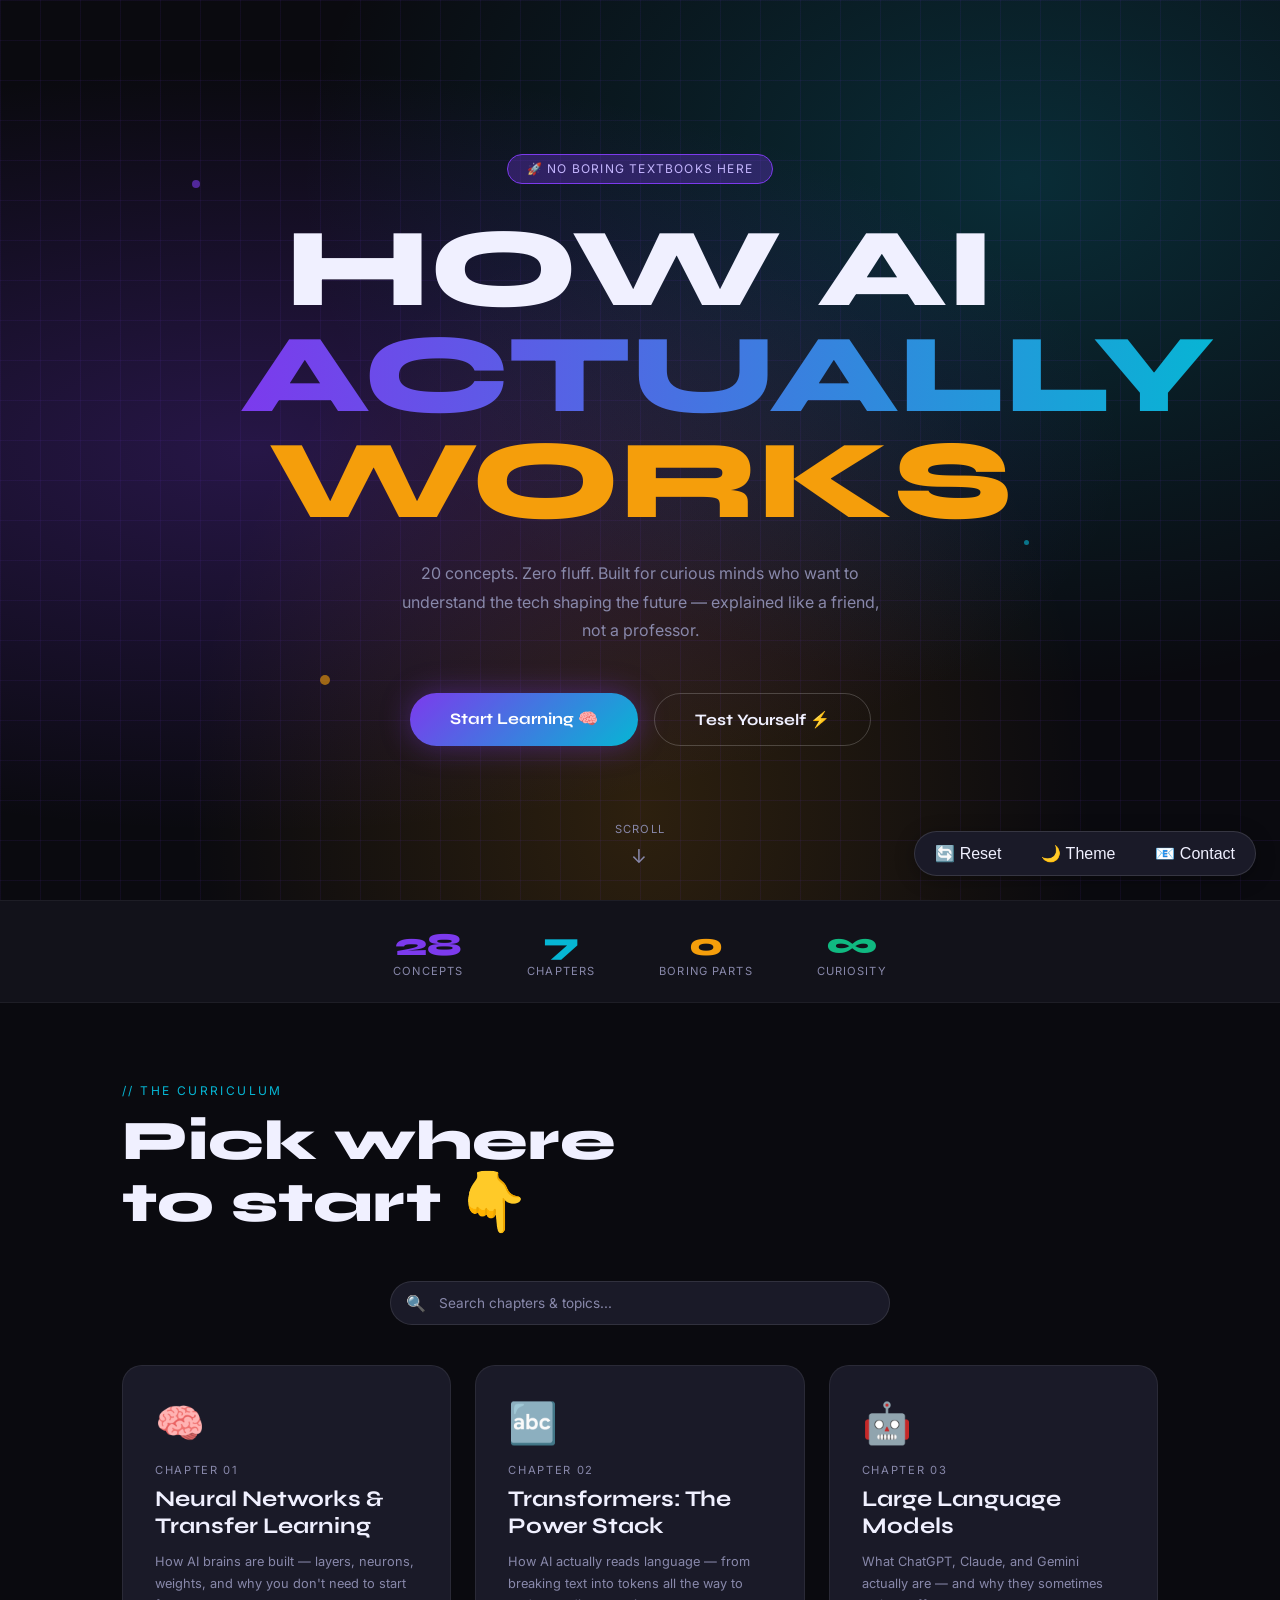
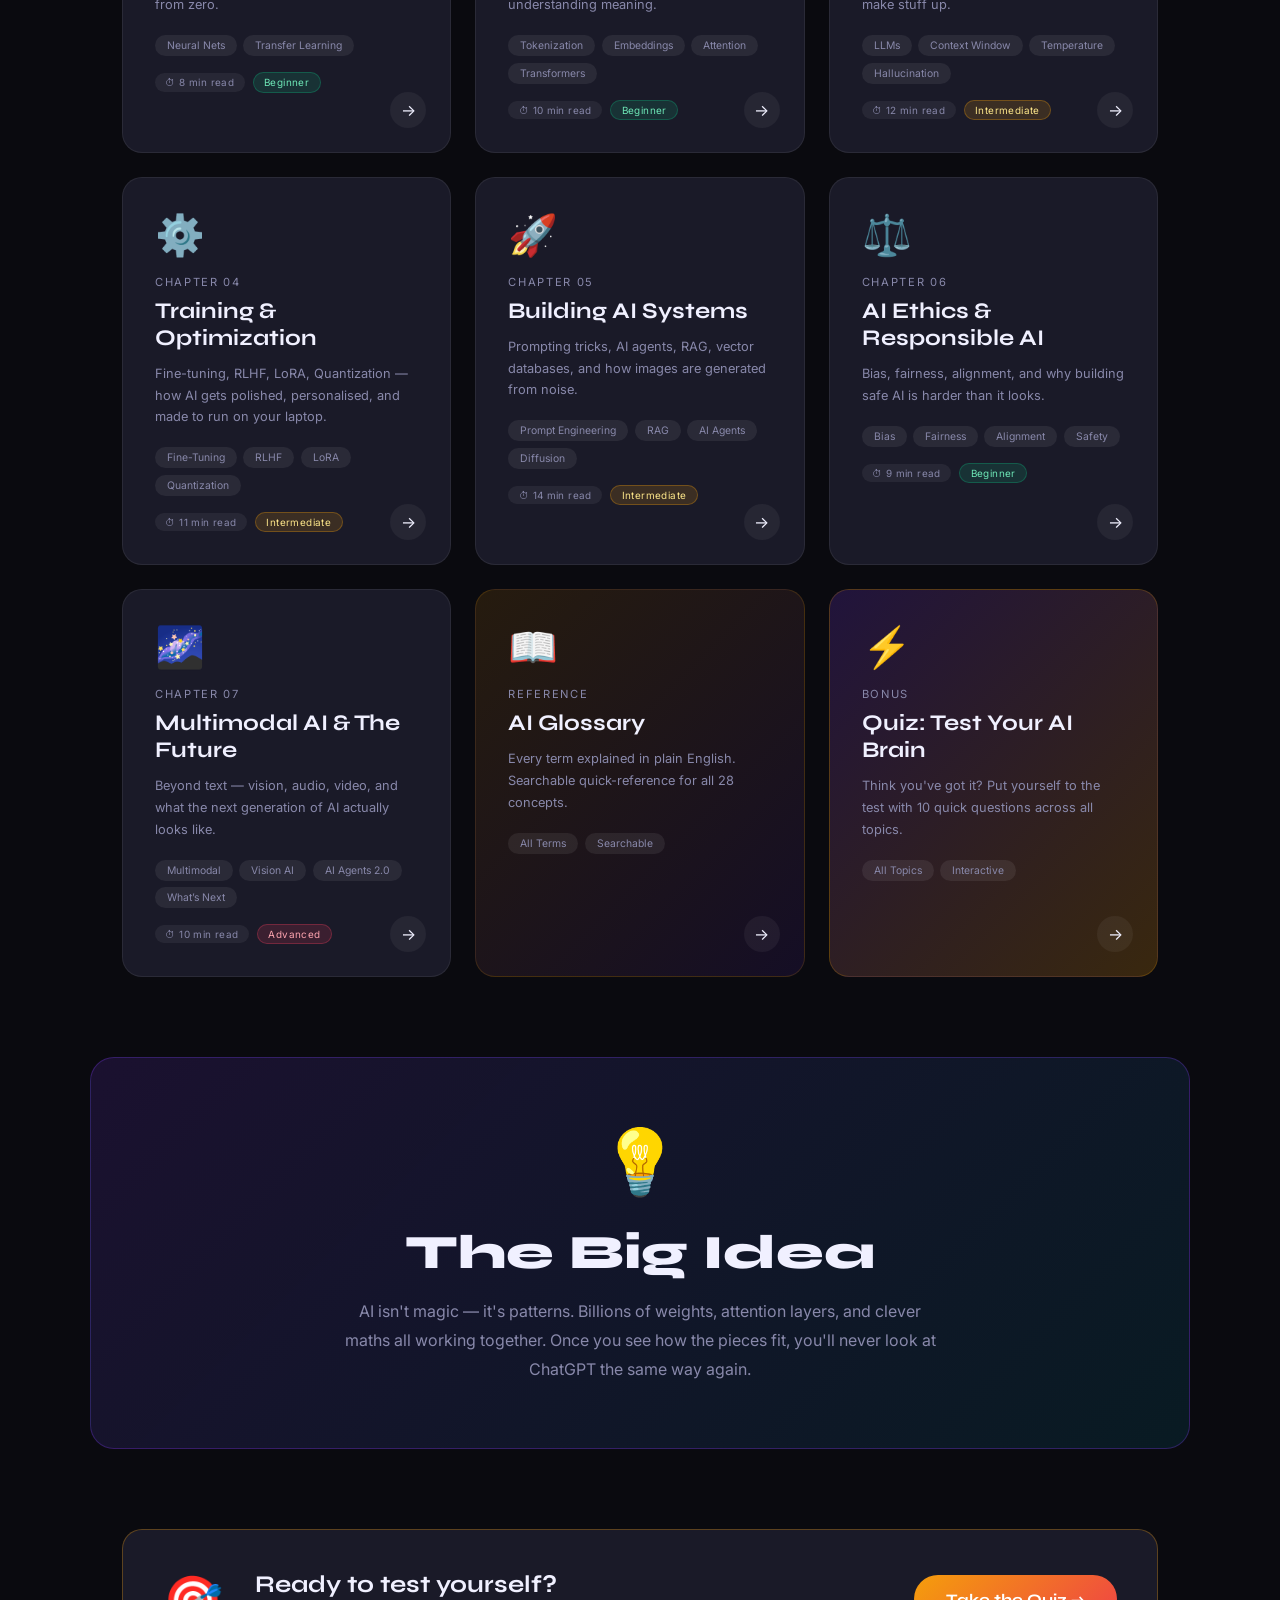
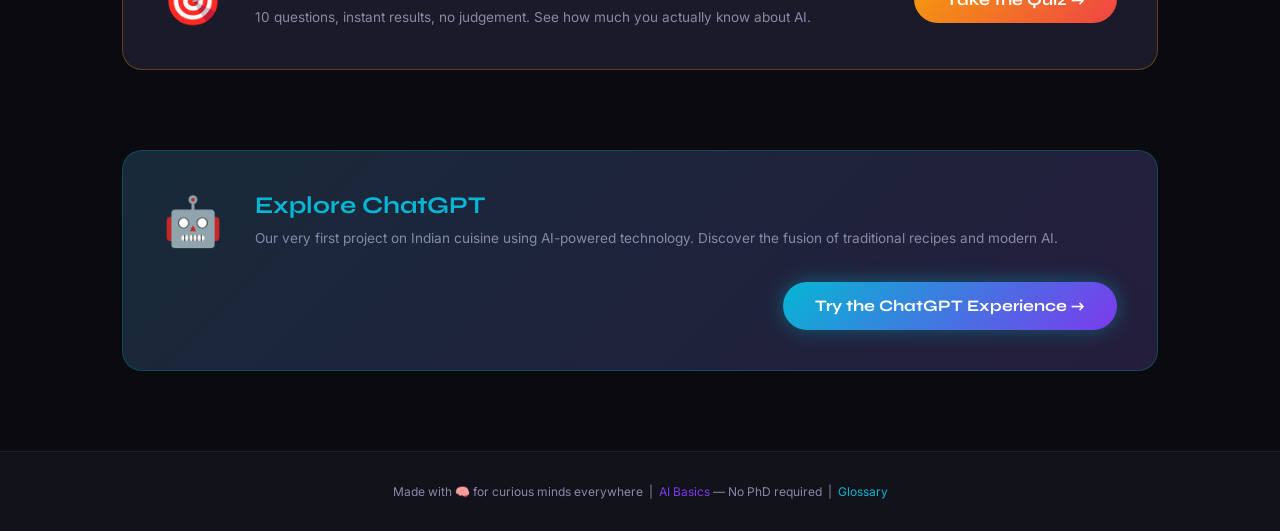
<file: index.html>
<!DOCTYPE html>
<html lang="en">
<head>
  <meta charset="UTF-8">
  <meta name="viewport" content="width=device-width, initial-scale=1.0">
  <title>AI Basics 🧠 Learn How AI Actually Works</title>
  <meta name="description" content="20 AI concepts explained simply. No PhD required — understand neural networks, LLMs, transformers, and more.">
  <meta property="og:title" content="AI Basics — Learn How AI Actually Works">
  <meta property="og:description" content="20 AI concepts. Zero fluff. Built for curious minds who want to understand the tech shaping the future.">
  <meta property="og:type" content="website">
  <meta property="og:image" content="https://ai-basics.org/og-cover.png">
  <meta name="twitter:card" content="summary_large_image">
  <meta name="twitter:image" content="https://ai-basics.org/og-cover.png">
  <meta property="og:url" content="https://ai-basics.org/">
  <meta property="og:site_name" content="AI Basics">
  <meta property="og:locale" content="en_GB">
  <link rel="canonical" href="https://ai-basics.org/">
  <link rel="icon" href="/favicon.ico" sizes="any">
  <link rel="apple-touch-icon" href="/apple-touch-icon.png">
  <meta name="theme-color" content="#0a0a0f">
  <meta name="twitter:title" content="AI Basics — Learn How AI Actually Works">
  <meta name="twitter:description" content="20 AI concepts. Zero fluff. Built for curious minds.">
  <link rel="preconnect" href="https://fonts.googleapis.com">
  <link rel="preconnect" href="https://fonts.gstatic.com" crossorigin>
  <link href="https://fonts.googleapis.com/css2?family=Syne:wght@400;700;800&family=Inter:wght@400;500;600;700&family=Space+Mono:wght@400;700&display=swap" rel="stylesheet">
  <style>
    :root {
      --bg: #0a0a0f;
      --surface: #12121a;
      --card: #1a1a28;
      --accent1: #7c3aed;
      --accent2: #06b6d4;
      --accent3: #f59e0b;
      --accent4: #10b981;
      --accent5: #f43f5e;
      --text: #f0f0ff;
      --muted: #8888aa;
    }
    /* LIGHT MODE */
    body.light { --bg:#f5f5ff; --surface:#ebebf5; --card:#ffffff; --text:#0a0a20; --muted:#55557a; }
    body.light .chapter-card { box-shadow:0 4px 20px rgba(0,0,0,0.06); }
    body.light .stats-bar { background:var(--surface); }
    body.light .quiz-box { background:var(--card); }
    body.light .highlight-section { background:linear-gradient(135deg,rgba(124,58,237,0.08),rgba(6,182,212,0.06)); }
    body.light footer { background:var(--surface); }
    /* THEME TOGGLE (floating) */
    .theme-toggle-fab { position:fixed; bottom:1.5rem; right:1.5rem; z-index:999; background:var(--card); border:1px solid rgba(255,255,255,0.12); border-radius:100px; padding:0.5rem 1rem; cursor:pointer; font-size:1rem; color:var(--text); box-shadow:0 4px 20px rgba(0,0,0,0.3); transition:all 0.2s; }
    .theme-toggle-fab:hover { transform:scale(1.08); box-shadow:0 6px 30px rgba(0,0,0,0.4); }
    body.light .theme-toggle-fab { border-color:rgba(0,0,0,0.1); box-shadow:0 4px 20px rgba(0,0,0,0.1); }
    /* RESET PROGRESS */
    .reset-fab { position:fixed; bottom:1.5rem; right:7rem; z-index:999; background:var(--card); border:1px solid rgba(255,255,255,0.12); border-radius:100px; padding:0.5rem 1rem; cursor:pointer; font-size:1rem; color:var(--text); box-shadow:0 4px 20px rgba(0,0,0,0.3); transition:all 0.2s; }
    .reset-fab:hover { transform:scale(1.08); box-shadow:0 6px 30px rgba(0,0,0,0.4); }
    body.light .reset-fab { border-color:rgba(0,0,0,0.1); box-shadow:0 4px 20px rgba(0,0,0,0.1); }
    /* NAV BUTTONS CONTAINER */
    .nav-buttons-container { position:fixed; bottom:1.5rem; right:1.5rem; z-index:999; display:flex; gap:0.5rem; background:var(--card); border:1px solid rgba(255,255,255,0.12); border-radius:100px; padding:0.25rem; box-shadow:0 4px 20px rgba(0,0,0,0.3); }
    body.light .nav-buttons-container { border-color:rgba(0,0,0,0.1); box-shadow:0 4px 20px rgba(0,0,0,0.1); }
    .nav-buttons-container button { position:static; margin:0; border:none; background:none; color:var(--text); padding:0.5rem 1rem; border-radius:100px; cursor:pointer; font-size:1rem; transition:all 0.2s; }
    .nav-buttons-container button:hover { background:rgba(255,255,255,0.1); transform:scale(1.05); }
    body.light .nav-buttons-container button:hover { background:rgba(0,0,0,0.05); }
    /* SEARCH */
    .search-wrap { max-width:500px; margin:0 auto 2.5rem; position:relative; }
    .search-input { width:100%; background:var(--card); border:1px solid rgba(255,255,255,0.1); border-radius:100px; padding:0.8rem 1.5rem 0.8rem 3rem; font-size:0.85rem; color:var(--text); font-family:'Inter',sans-serif; outline:none; transition:border-color 0.2s; }
    .search-input::placeholder { color:var(--muted); }
    .search-input:focus { border-color:var(--accent1); }
    .search-icon { position:absolute; left:1rem; top:50%; transform:translateY(-50%); color:var(--muted); font-size:1rem; pointer-events:none; }
    body.light .search-input { background:rgba(0,0,0,0.05); border-color:rgba(0,0,0,0.1); }
    /* COMPLETION BADGE */
    .card-done { position:absolute; top:1rem; right:1rem; background:rgba(16,185,129,0.2); border:1px solid rgba(16,185,129,0.5); color:#6ee7b7; font-size:0.62rem; padding:0.2rem 0.6rem; border-radius:100px; letter-spacing:0.05em; }
    /* HIDDEN (search filter) */
    .chapter-card[hidden] { display:none; }
    * { margin: 0; padding: 0; box-sizing: border-box; }
    body {
      background: var(--bg);
      color: var(--text);
      font-family: 'Inter', sans-serif;
      overflow-x: hidden;
    }
    /* HERO */
    .hero {
      min-height: 100vh;
      display: flex;
      flex-direction: column;
      justify-content: center;
      align-items: center;
      text-align: center;
      padding: 2rem;
      position: relative;
      overflow: hidden;
    }
    .hero-bg {
      position: absolute;
      inset: 0;
      background: radial-gradient(ellipse at 20% 50%, rgba(124,58,237,0.25) 0%, transparent 60%),
                  radial-gradient(ellipse at 80% 20%, rgba(6,182,212,0.2) 0%, transparent 50%),
                  radial-gradient(ellipse at 50% 90%, rgba(245,158,11,0.15) 0%, transparent 50%);
      z-index: 0;
    }
    /* animated grid */
    .grid-bg {
      position: absolute;
      inset: 0;
      background-image: linear-gradient(rgba(124,58,237,0.08) 1px, transparent 1px),
                        linear-gradient(90deg, rgba(124,58,237,0.08) 1px, transparent 1px);
      background-size: 40px 40px;
      animation: gridScroll 20s linear infinite;
      z-index: 0;
    }
    @keyframes gridScroll {
      0% { transform: translateY(0); }
      100% { transform: translateY(40px); }
    }
    .hero-content { position: relative; z-index: 1; max-width: 800px; }
    .badge {
      display: inline-block;
      background: rgba(124,58,237,0.3);
      border: 1px solid var(--accent1);
      color: #c4b5fd;
      padding: 0.4rem 1.2rem;
      border-radius: 100px;
      font-size: 0.75rem;
      letter-spacing: 0.1em;
      margin-bottom: 2rem;
      animation: fadeDown 0.6s ease forwards;
    }
    .hero h1 {
      font-family: 'Syne', sans-serif;
      font-size: clamp(3rem, 10vw, 7rem);
      font-weight: 800;
      line-height: 0.95;
      margin-bottom: 1.5rem;
      animation: fadeUp 0.8s ease 0.2s both;
    }
    .h1-line1 { color: var(--text); }
    .h1-line2 {
      display: inline-block;
      background: linear-gradient(90deg, var(--accent1), var(--accent2));
      -webkit-background-clip: text;
      -webkit-text-fill-color: transparent;
      background-clip: text;
      padding-right: 0.1em;
    }
    .h1-line3 { color: var(--accent3); }
    .hero-sub {
      font-size: 1rem;
      color: var(--muted);
      max-width: 500px;
      margin: 0 auto 3rem;
      line-height: 1.8;
      animation: fadeUp 0.8s ease 0.4s both;
    }
    .hero-cta {
      display: flex;
      gap: 1rem;
      justify-content: center;
      flex-wrap: wrap;
      animation: fadeUp 0.8s ease 0.6s both;
    }
    .btn-primary {
      background: linear-gradient(135deg, var(--accent1), var(--accent2));
      color: white;
      padding: 1rem 2.5rem;
      border-radius: 100px;
      text-decoration: none;
      font-family: 'Syne', sans-serif;
      font-weight: 700;
      font-size: 1rem;
      transition: transform 0.2s, box-shadow 0.2s;
      box-shadow: 0 0 30px rgba(124,58,237,0.4);
    }
    .btn-primary:hover { transform: translateY(-3px) scale(1.03); box-shadow: 0 0 50px rgba(124,58,237,0.6); }
    .btn-secondary {
      background: transparent;
      color: var(--text);
      padding: 1rem 2.5rem;
      border-radius: 100px;
      text-decoration: none;
      font-family: 'Syne', sans-serif;
      font-weight: 700;
      font-size: 1rem;
      border: 1px solid rgba(255,255,255,0.2);
      transition: border-color 0.2s, background 0.2s;
    }
    .btn-secondary:hover { border-color: var(--accent2); background: rgba(6,182,212,0.1); }
    /* floating neurons animation */
    .float-neuron {
      position: absolute;
      border-radius: 50%;
      opacity: 0.6;
      animation: floatAround 8s ease-in-out infinite;
    }
    @keyframes floatAround {
      0%, 100% { transform: translate(0,0) scale(1); }
      33% { transform: translate(20px,-30px) scale(1.1); }
      66% { transform: translate(-15px,20px) scale(0.9); }
    }

    /* SCROLL indicator */
    .scroll-hint {
      position: absolute;
      bottom: 2rem;
      left: 50%;
      transform: translateX(-50%);
      display: flex;
      flex-direction: column;
      align-items: center;
      gap: 0.5rem;
      color: var(--muted);
      font-size: 0.7rem;
      letter-spacing: 0.1em;
      z-index: 1;
    }
    .scroll-arrow { animation: bounce 1.5s infinite; font-size: 1.2rem; }
    @keyframes bounce { 0%,100% { transform: translateY(0); } 50% { transform: translateY(6px); } }

    /* STATS BAR */
    .stats-bar {
      background: var(--surface);
      border-top: 1px solid rgba(255,255,255,0.05);
      border-bottom: 1px solid rgba(255,255,255,0.05);
      padding: 1.5rem 2rem;
      display: flex;
      justify-content: center;
      gap: 4rem;
      flex-wrap: wrap;
    }
    .stat { text-align: center; }
    .stat-num { font-family: 'Syne', sans-serif; font-size: 2rem; font-weight: 800; }
    .stat-label { color: var(--muted); font-size: 0.7rem; letter-spacing: 0.1em; }

    /* CHAPTERS GRID */
    .chapters {
      max-width: 1100px;
      margin: 0 auto;
      padding: 5rem 2rem;
    }
    .section-label {
      color: var(--accent2);
      font-size: 0.75rem;
      letter-spacing: 0.2em;
      margin-bottom: 0.75rem;
    }
    .section-title {
      font-family: 'Syne', sans-serif;
      font-size: clamp(2rem, 5vw, 3.5rem);
      font-weight: 800;
      margin-bottom: 3rem;
      line-height: 1.1;
    }
    .chapters-grid {
      display: grid;
      grid-template-columns: repeat(auto-fill, minmax(300px, 1fr));
      gap: 1.5rem;
    }
    .chapter-card {
      background: var(--card);
      border: 1px solid rgba(255,255,255,0.07);
      border-radius: 20px;
      padding: 2rem;
      text-decoration: none;
      color: var(--text);
      transition: transform 0.25s, border-color 0.25s, box-shadow 0.25s;
      position: relative;
      overflow: hidden;
    }
    .chapter-card::before {
      content: '';
      position: absolute;
      top: 0; left: 0; right: 0;
      height: 3px;
      background: var(--card-accent);
      opacity: 0;
      transition: opacity 0.25s;
    }
    .chapter-card:hover { transform: translateY(-6px); border-color: rgba(255,255,255,0.15); box-shadow: 0 20px 50px rgba(0,0,0,0.5); }
    .chapter-card:hover::before { opacity: 1; }
    .card-icon { font-size: 2.5rem; margin-bottom: 1rem; display: block; }
    .card-num { font-size: 0.7rem; color: var(--muted); letter-spacing: 0.15em; margin-bottom: 0.5rem; }
    .card-title { font-family: 'Syne', sans-serif; font-size: 1.4rem; font-weight: 700; margin-bottom: 0.75rem; }
    .card-desc { font-size: 0.8rem; color: var(--muted); line-height: 1.7; }
    .card-topics {
      display: flex;
      flex-wrap: wrap;
      gap: 0.4rem;
      margin-top: 1.2rem;
    }
    .topic-pill {
      background: rgba(255,255,255,0.07);
      padding: 0.25rem 0.75rem;
      border-radius: 100px;
      font-size: 0.65rem;
      color: var(--muted);
    }
    .card-arrow {
      position: absolute;
      bottom: 1.5rem;
      right: 1.5rem;
      width: 36px; height: 36px;
      border-radius: 50%;
      background: rgba(255,255,255,0.05);
      display: flex; align-items: center; justify-content: center;
      font-size: 1rem;
      transition: background 0.2s, transform 0.2s;
    }
    .chapter-card:hover .card-arrow { background: var(--card-accent); transform: translateX(3px); }

    /* BIG CONCEPT HIGHLIGHT */
    .highlight-section {
      background: linear-gradient(135deg, rgba(124,58,237,0.15), rgba(6,182,212,0.1));
      border: 1px solid rgba(124,58,237,0.3);
      border-radius: 24px;
      padding: 4rem;
      margin: 0 2rem 5rem;
      max-width: 1100px;
      margin-left: auto;
      margin-right: auto;
      text-align: center;
    }
    .highlight-emoji { font-size: 4rem; margin-bottom: 1.5rem; display: block; }
    .highlight-section h2 {
      font-family: 'Syne', sans-serif;
      font-size: clamp(1.8rem, 4vw, 3rem);
      font-weight: 800;
      margin-bottom: 1rem;
    }
    .highlight-section p { color: var(--muted); max-width: 600px; margin: 0 auto; line-height: 1.8; }

    /* QUIZ TEASER */
    .quiz-teaser {
      max-width: 1100px;
      margin: 0 auto 5rem;
      padding: 0 2rem;
    }
    .quiz-box {
      background: var(--card);
      border: 1px solid rgba(245,158,11,0.3);
      border-radius: 20px;
      padding: 2.5rem;
      display: flex;
      align-items: center;
      gap: 2rem;
      flex-wrap: wrap;
    }
    .quiz-icon { font-size: 3rem; flex-shrink: 0; }
    .quiz-text h3 { font-family: 'Syne', sans-serif; font-size: 1.5rem; font-weight: 700; margin-bottom: 0.5rem; }
    .quiz-text p { color: var(--muted); font-size: 0.85rem; line-height: 1.6; }
    .quiz-btn {
      margin-left: auto;
      background: linear-gradient(135deg, var(--accent3), #ef4444);
      color: white;
      padding: 0.9rem 2rem;
      border-radius: 100px;
      text-decoration: none;
      font-family: 'Syne', sans-serif;
      font-weight: 700;
      transition: transform 0.2s;
      white-space: nowrap;
    }
    .quiz-btn:hover { transform: scale(1.05); }

    /* CHATGPT TEASER */
    .chatgpt-teaser {
      max-width: 1100px;
      margin: 0 auto 5rem;
      padding: 0 2rem;
    }
    .chatgpt-box {
      background: var(--card);
      border: 1px solid rgba(6,182,212,0.3);
      border-radius: 20px;
      padding: 2.5rem;
      display: flex;
      align-items: center;
      gap: 2rem;
      flex-wrap: wrap;
      position: relative;
      overflow: hidden;
    }
    .chatgpt-box::before {
      content: '';
      position: absolute;
      top: 0; left: 0; right: 0; bottom: 0;
      background: linear-gradient(135deg, rgba(6,182,212,0.1), rgba(124,58,237,0.1));
      z-index: 0;
    }
    .chatgpt-icon { font-size: 3rem; flex-shrink: 0; position: relative; z-index: 1; }
    .chatgpt-text { position: relative; z-index: 1; }
    .chatgpt-text h3 { font-family: 'Syne', sans-serif; font-size: 1.5rem; font-weight: 700; margin-bottom: 0.5rem; color: var(--accent2); }
    .chatgpt-text p { color: var(--muted); font-size: 0.85rem; line-height: 1.6; }
    .chatgpt-btn {
      margin-left: auto;
      background: linear-gradient(135deg, var(--accent2), var(--accent1));
      color: white;
      padding: 0.9rem 2rem;
      border-radius: 100px;
      text-decoration: none;
      font-family: 'Syne', sans-serif;
      font-weight: 700;
      transition: transform 0.2s, box-shadow 0.2s;
      white-space: nowrap;
      position: relative;
      z-index: 1;
      box-shadow: 0 0 20px rgba(6,182,212,0.4);
    }
    .chatgpt-btn:hover { transform: scale(1.05); box-shadow: 0 0 30px rgba(6,182,212,0.6); }

    /* FOOTER */
    footer {
      background: var(--surface);
      border-top: 1px solid rgba(255,255,255,0.05);
      padding: 2rem;
      text-align: center;
      color: var(--muted);
      font-size: 0.75rem;
    }
    footer span { color: var(--accent1); }

    @keyframes fadeUp { from { opacity:0; transform: translateY(30px); } to { opacity:1; transform: translateY(0); } }
    @keyframes fadeDown { from { opacity:0; transform: translateY(-20px); } to { opacity:1; transform: translateY(0); } }

    /* PROGRESS DASHBOARD */
    .progress-dashboard {
      max-width: 1100px;
      margin: 3rem auto 0;
      padding: 0 2rem;
    }
    .progress-card {
      background: var(--card);
      border: 1px solid rgba(124,58,237,0.25);
      border-radius: 20px;
      padding: 1.75rem 2rem;
      display: flex;
      align-items: center;
      gap: 2rem;
      flex-wrap: wrap;
    }
    .progress-label {
      flex-shrink: 0;
    }
    .progress-label .prog-title {
      font-family: 'Syne', sans-serif;
      font-weight: 700;
      font-size: 1rem;
      margin-bottom: 0.25rem;
    }
    .progress-label .prog-sub {
      font-size: 0.75rem;
      color: var(--muted);
    }
    .progress-bar-wrap {
      flex: 1;
      min-width: 180px;
      background: rgba(255,255,255,0.06);
      border-radius: 100px;
      height: 10px;
      overflow: hidden;
    }
    .progress-bar-fill {
      height: 100%;
      border-radius: 100px;
      background: linear-gradient(90deg, var(--accent1), var(--accent2));
      transition: width 0.6s cubic-bezier(0.4,0,0.2,1);
    }
    body.light .progress-bar-wrap { background: rgba(0,0,0,0.08); }
    .progress-count {
      font-family: 'Syne', sans-serif;
      font-size: 1.5rem;
      font-weight: 800;
      color: var(--accent1);
      flex-shrink: 0;
      white-space: nowrap;
    }
    .resume-btn {
      background: linear-gradient(135deg, var(--accent1), var(--accent2));
      color: white;
      padding: 0.65rem 1.4rem;
      border-radius: 100px;
      text-decoration: none;
      font-family: 'Syne', sans-serif;
      font-weight: 700;
      font-size: 0.8rem;
      transition: transform 0.2s, box-shadow 0.2s;
      white-space: nowrap;
      box-shadow: 0 0 20px rgba(124,58,237,0.3);
    }
    .resume-btn:hover { transform: translateY(-2px) scale(1.04); box-shadow: 0 0 30px rgba(124,58,237,0.5); }

    /* READ TIME & DIFFICULTY on cards */
    .card-meta {
      display: flex;
      gap: 0.5rem;
      align-items: center;
      margin-top: 1rem;
      flex-wrap: wrap;
    }
    .meta-pill {
      font-size: 0.62rem;
      padding: 0.2rem 0.65rem;
      border-radius: 100px;
      letter-spacing: 0.04em;
    }
    .meta-pill.time {
      background: rgba(255,255,255,0.06);
      color: var(--muted);
    }
    .meta-pill.diff-beginner {
      background: rgba(16,185,129,0.15);
      color: #6ee7b7;
      border: 1px solid rgba(16,185,129,0.3);
    }
    .meta-pill.diff-intermediate {
      background: rgba(245,158,11,0.15);
      color: #fde68a;
      border: 1px solid rgba(245,158,11,0.3);
    }
    .meta-pill.diff-advanced {
      background: rgba(244,63,94,0.15);
      color: #fda4af;
      border: 1px solid rgba(244,63,94,0.3);
    }
    body.light .meta-pill.time { background: rgba(0,0,0,0.06); }
  </style>
</head>
<body>

<section class="hero">
  <div class="hero-bg"></div>
  <div class="grid-bg"></div>

  <!-- floating dots -->
  <div class="float-neuron" style="width:8px;height:8px;background:#7c3aed;top:20%;left:15%;animation-delay:0s;animation-duration:7s;"></div>
  <div class="float-neuron" style="width:5px;height:5px;background:#06b6d4;top:60%;left:80%;animation-delay:2s;animation-duration:9s;"></div>
  <div class="float-neuron" style="width:10px;height:10px;background:#f59e0b;top:75%;left:25%;animation-delay:4s;animation-duration:6s;"></div>
  <div class="float-neuron" style="width:6px;height:6px;background:#10b981;top:30%;left:70%;animation-delay:1s;animation-duration:11s;"></div>
  <div class="float-neuron" style="width:4px;height:4px;background:#f43f5e;top:50%;left:50%;animation-delay:3s;animation-duration:8s;"></div>

  <div class="hero-content">
    <div class="badge">🚀 NO BORING TEXTBOOKS HERE</div>
    <h1>
      <div class="h1-line1">HOW AI</div>
      <div class="h1-line2">ACTUALLY</div>
      <div class="h1-line3">WORKS</div>
    </h1>
    <p class="hero-sub">20 concepts. Zero fluff. Built for curious minds who want to understand the tech shaping the future — explained like a friend, not a professor.</p>
    <div class="hero-cta">
      <a href="#chapters" class="btn-primary">Start Learning 🧠</a>
      <a href="quiz.html" class="btn-secondary">Test Yourself ⚡</a>
    </div>
  </div>
  <div class="scroll-hint">
    <span>SCROLL</span>
    <span class="scroll-arrow">↓</span>
  </div>
</section>

<div class="stats-bar">
  <div class="stat"><div class="stat-num" style="color:#7c3aed">28</div><div class="stat-label">CONCEPTS</div></div>
  <div class="stat"><div class="stat-num" style="color:#06b6d4">7</div><div class="stat-label">CHAPTERS</div></div>
  <div class="stat"><div class="stat-num" style="color:#f59e0b">0</div><div class="stat-label">BORING PARTS</div></div>
  <div class="stat"><div class="stat-num" style="color:#10b981">∞</div><div class="stat-label">CURIOSITY</div></div>
</div>

<div class="progress-dashboard" id="progressDashboard" style="display:none">
  <div class="progress-card">
    <div class="progress-label">
      <div class="prog-title">Your Progress</div>
      <div class="prog-sub">Keep going — you're doing great</div>
    </div>
    <div class="progress-bar-wrap">
      <div class="progress-bar-fill" id="progressBarFill" style="width:0%"></div>
    </div>
    <div class="progress-count"><span id="progressCount">0</span><span style="font-size:1rem;color:var(--muted)">/7</span></div>
    <a class="resume-btn" id="resumeBtn" href="chapter1.html">Resume →</a>
  </div>
</div>

<section class="chapters" id="chapters">
  <div class="section-label">// THE CURRICULUM</div>
  <h2 class="section-title">Pick where<br>to start 👇</h2>

  <div class="search-wrap">
    <span class="search-icon">🔍</span>
    <input class="search-input" id="searchInput" type="search" placeholder="Search chapters & topics..." oninput="filterChapters(this.value)" autocomplete="off">
  </div>

  <div class="chapters-grid">
    <a href="chapter1.html" class="chapter-card" style="--card-accent: linear-gradient(90deg, #7c3aed, #a78bfa);" data-search="chapter 1 neural networks transfer learning layers neurons weights">
      <span class="card-icon">🧠</span>
      <div class="card-num">CHAPTER 01</div>
      <div class="card-title">Neural Networks & Transfer Learning</div>
      <div class="card-desc">How AI brains are built — layers, neurons, weights, and why you don't need to start from zero.</div>
      <div class="card-topics">
        <span class="topic-pill">Neural Nets</span>
        <span class="topic-pill">Transfer Learning</span>
      </div>
      <div class="card-meta">
        <span class="meta-pill time">⏱ 8 min read</span>
        <span class="meta-pill diff-beginner">Beginner</span>
      </div>
      <div class="card-arrow">→</div>
    </a>

    <a href="chapter2.html" class="chapter-card" style="--card-accent: linear-gradient(90deg, #06b6d4, #67e8f9);" data-search="chapter 2 transformers tokenization embeddings attention self-attention">
      <span class="card-icon">🔤</span>
      <div class="card-num">CHAPTER 02</div>
      <div class="card-title">Transformers: The Power Stack</div>
      <div class="card-desc">How AI actually reads language — from breaking text into tokens all the way to understanding meaning.</div>
      <div class="card-topics">
        <span class="topic-pill">Tokenization</span>
        <span class="topic-pill">Embeddings</span>
        <span class="topic-pill">Attention</span>
        <span class="topic-pill">Transformers</span>
      </div>
      <div class="card-meta">
        <span class="meta-pill time">⏱ 10 min read</span>
        <span class="meta-pill diff-beginner">Beginner</span>
      </div>
      <div class="card-arrow">→</div>
    </a>

    <a href="chapter3.html" class="chapter-card" style="--card-accent: linear-gradient(90deg, #f59e0b, #fde68a);" data-search="chapter 3 large language models llms gpt chatgpt context window temperature hallucination">
      <span class="card-icon">🤖</span>
      <div class="card-num">CHAPTER 03</div>
      <div class="card-title">Large Language Models</div>
      <div class="card-desc">What ChatGPT, Claude, and Gemini actually are — and why they sometimes make stuff up.</div>
      <div class="card-topics">
        <span class="topic-pill">LLMs</span>
        <span class="topic-pill">Context Window</span>
        <span class="topic-pill">Temperature</span>
        <span class="topic-pill">Hallucination</span>
      </div>
      <div class="card-meta">
        <span class="meta-pill time">⏱ 12 min read</span>
        <span class="meta-pill diff-intermediate">Intermediate</span>
      </div>
      <div class="card-arrow">→</div>
    </a>

    <a href="chapter4.html" class="chapter-card" style="--card-accent: linear-gradient(90deg, #10b981, #6ee7b7);" data-search="chapter 4 training optimization fine-tuning rlhf lora quantization">
      <span class="card-icon">⚙️</span>
      <div class="card-num">CHAPTER 04</div>
      <div class="card-title">Training & Optimization</div>
      <div class="card-desc">Fine-tuning, RLHF, LoRA, Quantization — how AI gets polished, personalised, and made to run on your laptop.</div>
      <div class="card-topics">
        <span class="topic-pill">Fine-Tuning</span>
        <span class="topic-pill">RLHF</span>
        <span class="topic-pill">LoRA</span>
        <span class="topic-pill">Quantization</span>
      </div>
      <div class="card-meta">
        <span class="meta-pill time">⏱ 11 min read</span>
        <span class="meta-pill diff-intermediate">Intermediate</span>
      </div>
      <div class="card-arrow">→</div>
    </a>

    <a href="chapter5.html" class="chapter-card" style="--card-accent: linear-gradient(90deg, #f43f5e, #fda4af);" data-search="chapter 5 building ai systems prompting prompt engineering rag retrieval agents diffusion images">
      <span class="card-icon">🚀</span>
      <div class="card-num">CHAPTER 05</div>
      <div class="card-title">Building AI Systems</div>
      <div class="card-desc">Prompting tricks, AI agents, RAG, vector databases, and how images are generated from noise.</div>
      <div class="card-topics">
        <span class="topic-pill">Prompt Engineering</span>
        <span class="topic-pill">RAG</span>
        <span class="topic-pill">AI Agents</span>
        <span class="topic-pill">Diffusion</span>
      </div>
      <div class="card-meta">
        <span class="meta-pill time">⏱ 14 min read</span>
        <span class="meta-pill diff-intermediate">Intermediate</span>
      </div>
      <div class="card-arrow">→</div>
    </a>

    <a href="chapter6.html" class="chapter-card" style="--card-accent: linear-gradient(90deg, #ec4899, #f43f5e);" data-search="chapter 6 ai ethics bias fairness safety alignment hallucination responsible ai">
      <span class="card-icon">⚖️</span>
      <div class="card-num">CHAPTER 06</div>
      <div class="card-title">AI Ethics & Responsible AI</div>
      <div class="card-desc">Bias, fairness, alignment, and why building safe AI is harder than it looks.</div>
      <div class="card-topics">
        <span class="topic-pill">Bias</span>
        <span class="topic-pill">Fairness</span>
        <span class="topic-pill">Alignment</span>
        <span class="topic-pill">Safety</span>
      </div>
      <div class="card-meta">
        <span class="meta-pill time">⏱ 9 min read</span>
        <span class="meta-pill diff-beginner">Beginner</span>
      </div>
      <div class="card-arrow">→</div>
    </a>

    <a href="chapter7.html" class="chapter-card" style="--card-accent: linear-gradient(90deg, #8b5cf6, #06b6d4);" data-search="chapter 7 multimodal future ai vision audio video gpt-4v gemini agents tools">
      <span class="card-icon">🌌</span>
      <div class="card-num">CHAPTER 07</div>
      <div class="card-title">Multimodal AI & The Future</div>
      <div class="card-desc">Beyond text — vision, audio, video, and what the next generation of AI actually looks like.</div>
      <div class="card-topics">
        <span class="topic-pill">Multimodal</span>
        <span class="topic-pill">Vision AI</span>
        <span class="topic-pill">AI Agents 2.0</span>
        <span class="topic-pill">What’s Next</span>
      </div>
      <div class="card-meta">
        <span class="meta-pill time">⏱ 10 min read</span>
        <span class="meta-pill diff-advanced">Advanced</span>
      </div>
      <div class="card-arrow">→</div>
    </a>

    <a href="glossary.html" class="chapter-card" style="--card-accent: linear-gradient(90deg, #f59e0b, #fde68a); background: linear-gradient(135deg, rgba(245,158,11,0.12), rgba(124,58,237,0.1)); border-color: rgba(245,158,11,0.15);" data-search="glossary terms definitions ai vocabulary">
      <span class="card-icon">📖</span>
      <div class="card-num">REFERENCE</div>
      <div class="card-title">AI Glossary</div>
      <div class="card-desc">Every term explained in plain English. Searchable quick-reference for all 28 concepts.</div>
      <div class="card-topics">
        <span class="topic-pill">All Terms</span>
        <span class="topic-pill">Searchable</span>
      </div>
      <div class="card-arrow">→</div>
    </a>

    <a href="quiz.html" class="chapter-card" style="--card-accent: linear-gradient(90deg, #f59e0b, #7c3aed); background: linear-gradient(135deg, rgba(124,58,237,0.2), rgba(245,158,11,0.2)); border-color: rgba(245,158,11,0.2);" data-search="quiz test questions all topics">
      <span class="card-icon">⚡</span>
      <div class="card-num">BONUS</div>
      <div class="card-title">Quiz: Test Your AI Brain</div>
      <div class="card-desc">Think you've got it? Put yourself to the test with 10 quick questions across all topics.</div>
      <div class="card-topics">
        <span class="topic-pill">All Topics</span>
        <span class="topic-pill">Interactive</span>
      </div>
      <div class="card-arrow">→</div>
    </a>
  </div>
</section>

<div class="highlight-section">
  <span class="highlight-emoji">💡</span>
  <h2>The Big Idea</h2>
  <p>AI isn't magic — it's patterns. Billions of weights, attention layers, and clever maths all working together. Once you see how the pieces fit, you'll never look at ChatGPT the same way again.</p>
</div>

<div class="quiz-teaser">
  <div class="quiz-box">
    <div class="quiz-icon">🎯</div>
    <div class="quiz-text">
      <h3>Ready to test yourself?</h3>
      <p>10 questions, instant results, no judgement. See how much you actually know about AI.</p>
    </div>
    <a href="quiz.html" class="quiz-btn">Take the Quiz →</a>
  </div>
</div>

<div class="chatgpt-teaser">
  <div class="chatgpt-box">
    <div class="chatgpt-icon">🤖</div>
    <div class="chatgpt-text">
      <h3>Explore ChatGPT</h3>
      <p>Our very first project on Indian cuisine using AI-powered technology. Discover the fusion of traditional recipes and modern AI.</p>
    </div>
    <a href="https://d3kew7wmnuzkk2.cloudfront.net/" class="chatgpt-btn">Try the ChatGPT Experience →</a>
  </div>
</div>

<footer>
  <p>Made with 🧠 for curious minds everywhere &nbsp;|  <span>AI Basics</span> — No PhD required &nbsp;|  <a href="glossary.html" style="color:var(--accent2);text-decoration:none;">Glossary</a></p>
</footer>

<div class="nav-buttons-container">
  <button onclick="resetProgress()">🔄 Reset</button>
  <button id="themeBtn" onclick="toggleTheme()">🌙 Theme</button>
  <a href="https://forms.gle/tvDjYbKJvP9SqnkH6" target="_blank" style="text-decoration:none;"><button>📧 Contact</button></a>
</div>

<script>
  // Theme toggle
  function toggleTheme() {
    const light = document.body.classList.toggle('light');
    localStorage.setItem('aibasics_theme', light ? 'light' : 'dark');
    document.getElementById('themeBtn').textContent = light ? '☀️ Theme' : '🌙 Theme';
  }
  if (localStorage.getItem('aibasics_theme') === 'light') {
    document.body.classList.add('light');
    const _b = document.getElementById('themeBtn'); if (_b) _b.textContent = '☀️ Theme';
  }

  // Reset progress
  function resetProgress() {
    if (confirm('Reset all progress? This will clear completion badges for all chapters and quiz.')) {
      for (let i = 1; i <= 7; i++) {
        localStorage.removeItem('aibasics_ch' + i + '_complete');
      }
      localStorage.removeItem('aibasics_quiz_complete');
      location.reload();
    }
  }

  // Chapter completion badges
  (function() {
    const map = { 'chapter1.html':1,'chapter2.html':2,'chapter3.html':3,'chapter4.html':4,'chapter5.html':5,'chapter6.html':6,'chapter7.html':7 };
    document.querySelectorAll('.chapter-card').forEach(card => {
      const href = card.getAttribute('href');
      const n = map[href];
      if (n && localStorage.getItem('aibasics_ch' + n + '_complete') === '1') {
        const badge = document.createElement('span');
        badge.className = 'card-done';
        badge.textContent = '✓ Done';
        card.appendChild(badge);
      }
      // Quiz completion
      if (href === 'quiz.html' && localStorage.getItem('aibasics_quiz_complete') === '1') {
        const badge = document.createElement('span');
        badge.className = 'card-done';
        badge.textContent = '✓ Done';
        card.appendChild(badge);
      }
    });
  })();

  // Search filter
  function filterChapters(q) {
    const term = q.toLowerCase().trim();
    document.querySelectorAll('.chapter-card').forEach(card => {
      if (!term) { card.removeAttribute('hidden'); return; }
      const searchData = (card.dataset.search || '') + ' ' + (card.textContent || '');
      card.toggleAttribute('hidden', !searchData.toLowerCase().includes(term));
    });
  }

  // smooth scroll
  document.querySelectorAll('a[href="#chapters"]').forEach(a => {
    a.addEventListener('click', e => {
      e.preventDefault();
      document.getElementById('chapters').scrollIntoView({ behavior: 'smooth' });
    });
  });

  // count-up animation for stats
  const nums = document.querySelectorAll('.stat-num');
  const targets = [28, 7, 0];
  const observer = new IntersectionObserver(entries => {
    entries.forEach(entry => {
      if (entry.isIntersecting) {
        nums.forEach((el, i) => {
          if (targets[i] === undefined) return;
          let count = 0;
          const interval = setInterval(() => {
            count++;
            if (count >= targets[i]) { el.textContent = targets[i]; clearInterval(interval); }
            else el.textContent = count;
          }, 40);
        });
        observer.disconnect();
      }
    });
  });
  observer.observe(document.querySelector('.stats-bar'));

  // Progress dashboard
  (function() {
    const chapterLinks = ['chapter1.html','chapter2.html','chapter3.html','chapter4.html','chapter5.html','chapter6.html','chapter7.html'];
    const done = chapterLinks.filter((_,i) => localStorage.getItem('aibasics_ch'+(i+1)+'_complete') === '1');
    if (done.length > 0) {
      const dash = document.getElementById('progressDashboard');
      dash.style.display = '';
      document.getElementById('progressCount').textContent = done.length;
      document.getElementById('progressBarFill').style.width = Math.round(done.length / 7 * 100) + '%';
      // Resume = first incomplete chapter
      const nextIdx = chapterLinks.findIndex((_,i) => localStorage.getItem('aibasics_ch'+(i+1)+'_complete') !== '1');
      const resumeBtn = document.getElementById('resumeBtn');
      if (nextIdx !== -1) {
        resumeBtn.href = chapterLinks[nextIdx];
        resumeBtn.textContent = 'Resume Ch.' + (nextIdx+1) + ' →';
      } else {
        resumeBtn.href = 'quiz.html';
        resumeBtn.textContent = 'Take Quiz →';
      }
    }
  })();

  // Press '/' to focus search
  document.addEventListener('keydown', e => {
    if (e.key === '/' && document.activeElement.tagName !== 'INPUT') {
      e.preventDefault();
      const s = document.getElementById('searchInput');
      s.focus();
      s.scrollIntoView({ behavior: 'smooth', block: 'center' });
    }
  });
</script>
</body>
</html>
</file>
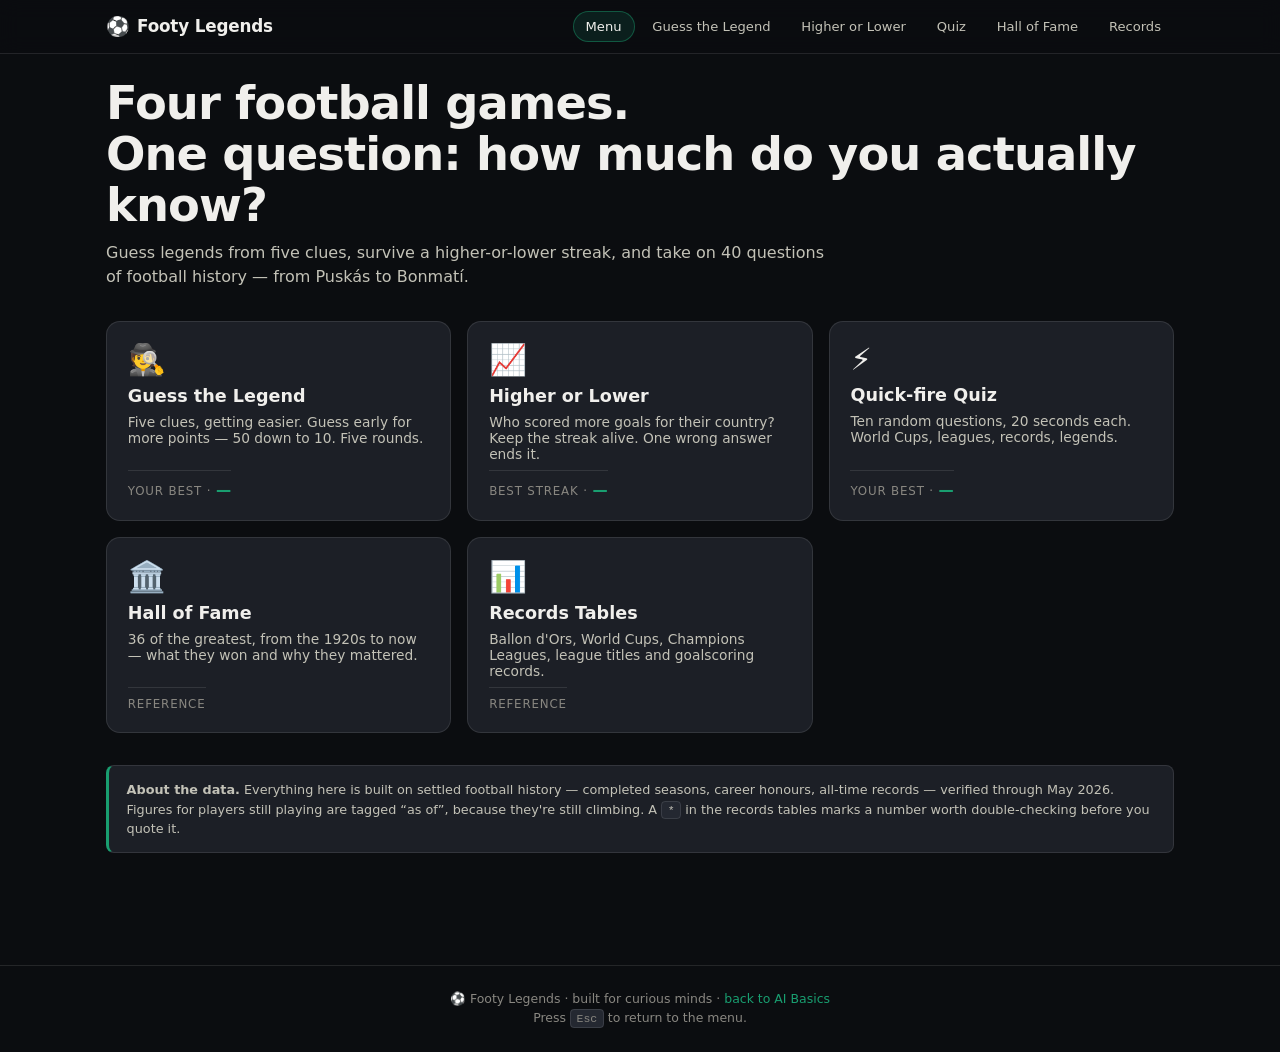
<file: football/index.html>
<!DOCTYPE html>
<html lang="en">
<head>
  <meta charset="UTF-8">
  <meta name="viewport" content="width=device-width, initial-scale=1.0">
  <title>Footy Legends ⚽ Guess the Player, Records &amp; Quizzes</title>
  <meta name="description" content="Four football games in one: guess the legend from five clues, higher or lower, a 10-question quiz, plus a hall of fame and all-time records tables.">
  <meta property="og:title" content="Footy Legends — Guess the Player, Records &amp; Quizzes">
  <meta property="og:description" content="Guess the legend from five clues, play higher-or-lower, and test yourself on 40 questions of football history.">
  <meta property="og:type" content="website">
  <meta property="og:image" content="https://ai-basics.org/og-cover.png">
  <meta property="og:url" content="https://ai-basics.org/football/">
  <meta property="og:site_name" content="AI Basics">
  <meta name="twitter:card" content="summary_large_image">
  <link rel="canonical" href="https://ai-basics.org/football/">
  <link rel="icon" href="/favicon.ico" sizes="any">
  <link rel="apple-touch-icon" href="/apple-touch-icon.png">
  <meta name="theme-color" content="#0b0d10">
  <style>
    :root {
      color-scheme: dark;
      /* Page + surfaces */
      --bg:            #0b0d10;
      --surface:       #15171c;   /* the surface the bars were validated on */
      --card:          #1c1f26;
      --card-hi:       #242831;
      --line:          rgba(255,255,255,0.10);

      /* Ink */
      --text:          #f0efec;
      --text-2:        #c3c2b7;
      --muted:         #898781;

      /* Brand + data */
      --accent:        #199e70;   /* aqua, validated on --surface */
      --accent-soft:   rgba(25,158,112,0.14);
      --series:        #3987e5;   /* bar hue, validated on --surface */
      --good:          #0ca30c;
      --bad:           #d03b3b;

      --radius:        14px;
      --font: system-ui, -apple-system, "Segoe UI", sans-serif;
    }

    * { margin: 0; padding: 0; box-sizing: border-box; }

    body {
      background: var(--bg);
      color: var(--text);
      font-family: var(--font);
      line-height: 1.5;
      -webkit-font-smoothing: antialiased;
    }

    /* ── chrome ──────────────────────────────────────────────────────── */

    header.bar {
      position: sticky; top: 0; z-index: 50;
      background: rgba(11,13,16,0.92);
      backdrop-filter: blur(10px);
      border-bottom: 1px solid var(--line);
    }
    .bar-inner {
      max-width: 1100px; margin: 0 auto;
      padding: 0.7rem 1rem;
      display: flex; align-items: center; gap: 1rem; flex-wrap: wrap;
    }
    .brand {
      font-weight: 800; font-size: 1.05rem; letter-spacing: -0.01em;
      display: flex; align-items: center; gap: 0.45rem;
      background: none; border: 0; color: var(--text); cursor: pointer;
      font-family: var(--font);
    }
    .brand span.ball { font-size: 1.2rem; }
    nav { display: flex; gap: 0.3rem; flex-wrap: wrap; margin-left: auto; }
    /* On a phone the six nav items can't fit or wrap cleanly, so give them
       one swipeable row instead of letting the last one clip off-screen. */
    @media (max-width: 760px) {
      nav {
        margin-left: 0; width: 100%; flex-wrap: nowrap;
        overflow-x: auto; -webkit-overflow-scrolling: touch;
        scrollbar-width: none; padding-bottom: 0.15rem; min-width: 0;
      }
      nav::-webkit-scrollbar { display: none; }
      nav button { flex: 0 0 auto; }
    }
    nav button {
      background: transparent; border: 1px solid transparent; color: var(--text-2);
      font-family: var(--font); font-size: 0.82rem; font-weight: 500;
      padding: 0.42rem 0.75rem; border-radius: 100px; cursor: pointer;
      transition: background 0.15s, color 0.15s;
    }
    nav button:hover { background: var(--card); color: var(--text); }
    nav button[aria-current="page"] {
      background: var(--accent-soft); color: var(--text);
      border-color: rgba(25,158,112,0.45);
    }

    main { max-width: 1100px; margin: 0 auto; padding: 1.5rem 1rem 4rem; }

    /* ── shared bits ─────────────────────────────────────────────────── */

    h1 {
      font-size: clamp(1.8rem, 5.5vw, 2.9rem); font-weight: 800;
      letter-spacing: -0.02em; line-height: 1.1; margin-bottom: 0.6rem;
    }
    h2 { font-size: 1.3rem; font-weight: 700; letter-spacing: -0.01em; }
    .lede { color: var(--text-2); max-width: 46rem; margin-bottom: 2rem; }

    .btn {
      background: var(--card); color: var(--text);
      border: 1px solid var(--line); border-radius: 100px;
      padding: 0.6rem 1.25rem; font-family: var(--font);
      font-size: 0.9rem; font-weight: 600; cursor: pointer;
      margin: 0.35rem 0.35rem 0 0; transition: transform 0.15s, background 0.15s;
    }
    .btn:hover { transform: translateY(-1px); background: var(--card-hi); }
    .btn-primary { background: var(--accent); border-color: transparent; color: #fff; }
    .btn-primary:hover { background: #1cb37e; }

    .opt {
      display: block; width: 100%; text-align: left;
      background: var(--card); color: var(--text);
      border: 1px solid var(--line); border-radius: 12px;
      padding: 0.85rem 1.1rem; margin-bottom: 0.55rem;
      font-family: var(--font); font-size: 0.95rem; font-weight: 500;
      cursor: pointer; transition: background 0.15s, border-color 0.15s, transform 0.1s;
    }
    .opt:hover { background: var(--card-hi); border-color: var(--accent); transform: translateX(2px); }

    .panel {
      background: var(--surface); border: 1px solid var(--line);
      border-radius: var(--radius); padding: 1.4rem;
    }

    /* status strip above each game */
    .strip {
      display: flex; gap: 1.5rem; align-items: baseline; flex-wrap: wrap;
      padding-bottom: 1rem; margin-bottom: 1.25rem;
      border-bottom: 1px solid var(--line);
    }
    .strip .k { font-size: 0.72rem; text-transform: uppercase; letter-spacing: 0.08em; color: var(--muted); display: block; }
    .strip .v { font-size: 1.35rem; font-weight: 700; }

    /* ── home ────────────────────────────────────────────────────────── */

    /* 300px floor puts three cards on a row at full width, so the five
       modes break 3 + 2 rather than a lopsided 4 + 1. */
    .mode-grid {
      display: grid; gap: 1rem;
      grid-template-columns: repeat(auto-fit, minmax(300px, 1fr));
      margin-bottom: 1rem;
    }
    .mode-card {
      background: var(--card); border: 1px solid var(--line);
      border-radius: var(--radius); padding: 1.3rem;
      text-align: left; cursor: pointer; color: var(--text);
      font-family: var(--font); transition: transform 0.15s, border-color 0.15s;
      display: flex; flex-direction: column; gap: 0.5rem;
    }
    .mode-card:hover { transform: translateY(-3px); border-color: var(--accent); }
    .mode-icon { font-size: 1.9rem; }
    .mode-card h3 { font-size: 1.1rem; font-weight: 700; }
    .mode-card p { font-size: 0.86rem; color: var(--text-2); flex: 1; }
    .mode-best {
      font-size: 0.74rem; text-transform: uppercase; letter-spacing: 0.07em;
      color: var(--muted); border-top: 1px solid var(--line); padding-top: 0.6rem;
    }
    .mode-best strong { color: var(--accent); font-size: 0.95rem; letter-spacing: 0; }

    /* ── Guess the Legend ────────────────────────────────────────────── */

    .clue { list-style: none; display: flex; gap: 0.8rem; padding: 0.7rem 0; border-bottom: 1px solid var(--line); }
    .clue:last-child { border-bottom: 0; }
    .clue-n {
      flex-shrink: 0; font-size: 0.68rem; text-transform: uppercase; letter-spacing: 0.07em;
      color: var(--accent); font-weight: 700; padding-top: 0.2rem; min-width: 3.4rem;
    }
    .worth { color: var(--text-2); font-size: 0.85rem; margin: 1rem 0; }
    .worth strong { color: var(--accent); }

    .reveal, .result {
      border: 1px solid var(--line); border-radius: var(--radius);
      padding: 1.4rem; margin-top: 0.5rem;
    }
    .reveal-right, .result-right { border-color: rgba(12,163,12,0.5); background: rgba(12,163,12,0.08); }
    .reveal-wrong, .result-wrong { border-color: rgba(208,59,59,0.5); background: rgba(208,59,59,0.08); }
    .reveal-final { border-color: rgba(25,158,112,0.5); background: var(--accent-soft); text-align: center; }
    .verdict { font-weight: 700; margin-bottom: 0.7rem; }
    .reveal-name { font-size: 1.35rem; font-weight: 800; margin-bottom: 0.2rem; }
    .reveal-meta { color: var(--text-2); font-size: 0.88rem; margin-bottom: 0.7rem; }
    .reveal-fact { margin-bottom: 0.6rem; }
    .reveal-honours { color: var(--accent); font-size: 0.84rem; font-weight: 600; margin-bottom: 1rem; }
    .final-label { font-size: 0.75rem; text-transform: uppercase; letter-spacing: 0.08em; color: var(--muted); }
    .final-score { font-size: 3.4rem; font-weight: 800; line-height: 1.1; }
    .final-note { color: var(--text-2); margin-bottom: 1rem; }

    /* ── Higher or Lower ─────────────────────────────────────────────── */

    .hi-grid {
      display: grid; gap: 1rem; grid-template-columns: 1fr 1fr;
      align-items: stretch; margin-bottom: 1.25rem;
    }
    @media (max-width: 560px) { .hi-grid { grid-template-columns: 1fr; } }
    .hi-card {
      background: var(--card); border: 1px solid var(--line);
      border-radius: var(--radius); padding: 1.3rem; text-align: center;
    }
    .hi-name { font-size: 1.05rem; font-weight: 700; margin-bottom: 0.25rem; }
    .hi-meta { font-size: 0.78rem; color: var(--muted); margin-bottom: 0.9rem; }
    .hi-value { font-size: 2.9rem; font-weight: 800; line-height: 1; color: var(--accent); }
    .hi-label { font-size: 0.74rem; text-transform: uppercase; letter-spacing: 0.08em; color: var(--muted); margin-top: 0.3rem; }
    .hi-asof { display: block; font-size: 0.68rem; color: var(--muted); }
    .hi-ask { text-align: center; color: var(--text-2); margin-bottom: 0.8rem; }
    .hi-buttons { display: flex; gap: 0.6rem; justify-content: center; }
    .result { text-align: center; }
    .result-note { color: var(--text-2); font-size: 0.9rem; margin-bottom: 1rem; }

    /* ── Quiz ────────────────────────────────────────────────────────── */

    .timer { height: 4px; background: var(--card); border-radius: 100px; overflow: hidden; margin-bottom: 0.4rem; }
    .timer-bar { display: block; height: 100%; background: var(--accent); width: 100%; }
    .timer-label { font-size: 0.72rem; color: var(--muted); text-align: right; margin-bottom: 1.2rem; }
    .quiz-q { font-size: 1.2rem; font-weight: 700; margin-bottom: 1.2rem; line-height: 1.35; }

    /* ── Hall of Fame ────────────────────────────────────────────────── */

    .filters { display: flex; gap: 0.4rem; flex-wrap: wrap; margin-bottom: 0.6rem; }
    .filters button {
      background: var(--card); border: 1px solid var(--line); color: var(--text-2);
      font-family: var(--font); font-size: 0.8rem; font-weight: 600;
      padding: 0.4rem 0.9rem; border-radius: 100px; cursor: pointer;
    }
    .filters button[aria-pressed="true"] { background: var(--accent-soft); border-color: var(--accent); color: var(--text); }
    .filter-count { font-size: 0.78rem; color: var(--muted); margin-bottom: 1.2rem; }

    .fame-grid { display: grid; gap: 1rem; grid-template-columns: repeat(auto-fill, minmax(290px, 1fr)); }
    .fame-card {
      background: var(--card); border: 1px solid var(--line);
      border-radius: var(--radius); padding: 1.2rem;
      display: flex; flex-direction: column; gap: 0.7rem;
    }
    .fame-head { display: flex; gap: 0.8rem; align-items: center; }
    .fame-flag { font-size: 1.9rem; line-height: 1; }
    .fame-name { font-size: 1.05rem; font-weight: 700; }
    .fame-meta { font-size: 0.76rem; color: var(--muted); }
    .fame-fact { font-size: 0.9rem; color: var(--text-2); flex: 1; }
    .fame-honours { list-style: none; display: flex; flex-wrap: wrap; gap: 0.3rem; }
    .fame-honours li {
      font-size: 0.72rem; font-weight: 600; color: var(--accent);
      background: var(--accent-soft); border-radius: 100px; padding: 0.2rem 0.6rem;
    }
    .fame-clubs { font-size: 0.74rem; color: var(--muted); }
    .fame-goals { font-size: 0.8rem; color: var(--text-2); border-top: 1px solid var(--line); padding-top: 0.6rem; }
    .fame-goals strong { font-size: 1.1rem; color: var(--text); }

    /* ── Records ─────────────────────────────────────────────────────── */

    .rec-table { margin-bottom: 2.2rem; }
    .rec-title { font-size: 1.05rem; font-weight: 700; }
    .rec-sub { font-size: 0.78rem; color: var(--muted); margin-bottom: 0.9rem; }
    .rec-rows { display: flex; flex-direction: column; gap: 2px; }
    .rec-row {
      display: grid; align-items: center;
      gap: 0.3rem 0.8rem;
      grid-template-columns: 1.4rem minmax(6rem, 13rem) minmax(0, 1fr) 3rem;
      grid-template-areas: "rank name bar value";
      padding: 0.45rem 0; border-radius: 6px;
    }
    .rec-rank { grid-area: rank; }
    .rec-name { grid-area: name; }
    .rec-bar-track { grid-area: bar; }
    .rec-value { grid-area: value; }
    .rec-row:hover { background: var(--card); }
    .rec-rank { font-size: 0.78rem; color: var(--muted); font-variant-numeric: tabular-nums; }
    .rec-name { font-size: 0.88rem; font-weight: 600; display: flex; flex-direction: column; }
    .rec-detail { font-size: 0.72rem; font-weight: 400; color: var(--muted); }
    .rec-name { min-width: 0; }
    .rec-name > span { overflow-wrap: break-word; }
    .rec-bar-track { display: block; height: 10px; }
    .rec-bar {
      display: block; height: 100%; background: var(--series);
      border-radius: 0 4px 4px 0; min-width: 3px;
    }
    .rec-value {
      font-size: 0.95rem; font-weight: 700; text-align: right;
      font-variant-numeric: tabular-nums;
    }
    /* Narrow screens: name and value on the top line, the bar on its own
       line underneath, so nothing has to be squeezed or clipped. */
    @media (max-width: 620px) {
      .rec-row {
        grid-template-columns: 1.2rem minmax(0, 1fr) 2.8rem;
        grid-template-areas:
          "rank name  value"
          "rank bar   bar";
        padding: 0.55rem 0;
      }
      .rec-bar-track { height: 8px; }
    }

    /* ── footer ──────────────────────────────────────────────────────── */

    footer {
      border-top: 1px solid var(--line); margin-top: 3rem;
      padding: 1.5rem 1rem; text-align: center;
      font-size: 0.78rem; color: var(--muted);
    }
    footer a { color: var(--accent); text-decoration: none; }
    .note {
      background: var(--card); border: 1px solid var(--line);
      border-left: 3px solid var(--accent);
      border-radius: 8px; padding: 0.9rem 1.1rem;
      font-size: 0.8rem; color: var(--text-2); margin-top: 2rem;
    }
    .kbd {
      font-family: ui-monospace, monospace; font-size: 0.72rem;
      background: var(--card-hi); border: 1px solid var(--line);
      border-radius: 4px; padding: 0.1rem 0.35rem;
    }
  </style>
</head>
<body>

<header class="bar">
  <div class="bar-inner">
    <button class="brand" data-nav="home"><span class="ball">⚽</span> Footy Legends</button>
    <nav>
      <button data-nav="home">Menu</button>
      <button data-nav="legend">Guess the Legend</button>
      <button data-nav="higher">Higher or Lower</button>
      <button data-nav="quiz">Quiz</button>
      <button data-nav="fame">Hall of Fame</button>
      <button data-nav="records">Records</button>
    </nav>
  </div>
</header>

<main>

  <!-- ── Home ────────────────────────────────────────────────────────── -->
  <section id="view-home">
    <h1>Four football games.<br>One question: how much do you actually know?</h1>
    <p class="lede">
      Guess legends from five clues, survive a higher-or-lower streak, and take on
      40 questions of football history — from Puskás to Bonmatí.
    </p>

    <div class="mode-grid">
      <button class="mode-card" data-nav="legend">
        <span class="mode-icon">🕵️</span>
        <h3>Guess the Legend</h3>
        <p>Five clues, getting easier. Guess early for more points — 50 down to 10. Five rounds.</p>
        <span class="mode-best">Your best · <strong id="best-legend">—</strong></span>
      </button>

      <button class="mode-card" data-nav="higher">
        <span class="mode-icon">📈</span>
        <h3>Higher or Lower</h3>
        <p>Who scored more goals for their country? Keep the streak alive. One wrong answer ends it.</p>
        <span class="mode-best">Best streak · <strong id="best-higher">—</strong></span>
      </button>

      <button class="mode-card" data-nav="quiz">
        <span class="mode-icon">⚡</span>
        <h3>Quick-fire Quiz</h3>
        <p>Ten random questions, 20 seconds each. World Cups, leagues, records, legends.</p>
        <span class="mode-best">Your best · <strong id="best-quiz">—</strong></span>
      </button>

      <button class="mode-card" data-nav="fame">
        <span class="mode-icon">🏛️</span>
        <h3>Hall of Fame</h3>
        <p>36 of the greatest, from the 1920s to now — what they won and why they mattered.</p>
        <span class="mode-best">Reference</span>
      </button>

      <button class="mode-card" data-nav="records">
        <span class="mode-icon">📊</span>
        <h3>Records Tables</h3>
        <p>Ballon d'Ors, World Cups, Champions Leagues, league titles and goalscoring records.</p>
        <span class="mode-best">Reference</span>
      </button>
    </div>

    <div class="note">
      <strong>About the data.</strong> Everything here is built on settled football
      history — completed seasons, career honours, all-time records — verified
      through <span id="data-stamp">May 2026</span>. Figures for players still
      playing are tagged “as of”, because they're still climbing. A
      <span class="kbd">*</span> in the records tables marks a number worth
      double-checking before you quote it.
    </div>
  </section>

  <!-- ── Guess the Legend ────────────────────────────────────────────── -->
  <section id="view-legend" hidden>
    <h2>Guess the Legend</h2>
    <p class="lede">Clues get easier as you go. The earlier you guess, the more it's worth.</p>

    <div class="panel">
      <div class="strip">
        <span><span class="k">Progress</span><span class="v" id="legend-progress">Round 1 of 5</span></span>
        <span><span class="k">Score</span><span class="v" id="legend-score">0</span></span>
      </div>

      <div id="legend-play">
        <ul id="legend-clues"></ul>
        <p class="worth">A correct guess right now is worth <strong id="legend-worth">50</strong> points.</p>
        <button class="btn" type="button" id="legend-next-clue">Another clue (worth less) <span class="kbd">c</span></button>
        <div id="legend-options" style="margin-top:1.1rem"></div>
      </div>

      <div class="reveal" id="legend-reveal" hidden></div>
    </div>
  </section>

  <!-- ── Higher or Lower ─────────────────────────────────────────────── -->
  <section id="view-higher" hidden>
    <h2>Higher or Lower</h2>
    <p class="lede">Goals scored for the national team. Did the mystery player score more, or fewer?</p>

    <div class="panel">
      <div class="strip">
        <span><span class="k">Streak</span><span class="v" id="higher-streak">0</span></span>
        <span><span class="k">Best ever</span><span class="v" id="higher-best">0</span></span>
      </div>

      <div class="hi-grid">
        <div class="hi-card">
          <p class="hi-name" id="hi-left-name"></p>
          <p class="hi-meta" id="hi-left-meta"></p>
          <p class="hi-value" id="hi-left-value"></p>
          <p class="hi-label">international goals<span class="hi-asof" id="hi-left-asof"></span></p>
        </div>
        <div class="hi-card">
          <p class="hi-name" id="hi-right-name"></p>
          <p class="hi-meta" id="hi-right-meta"></p>
          <p class="hi-value" id="hi-right-value">?</p>
          <p class="hi-label">international goals<span class="hi-asof" id="hi-right-asof"></span></p>
        </div>
      </div>

      <div id="higher-buttons">
        <p class="hi-ask">Compared to the player on the left, did they score…</p>
        <div class="hi-buttons">
          <button class="btn btn-primary" type="button" id="hi-more">More ↑</button>
          <button class="btn btn-primary" type="button" id="hi-fewer">Fewer ↓</button>
        </div>
      </div>

      <div class="result" id="higher-result" hidden></div>
    </div>
  </section>

  <!-- ── Quiz ────────────────────────────────────────────────────────── -->
  <section id="view-quiz" hidden>
    <h2>Quick-fire Quiz</h2>
    <p class="lede">Ten questions, 20 seconds each. Running out of time counts as wrong.</p>

    <div class="panel">
      <div class="strip">
        <span><span class="k">Progress</span><span class="v" id="quiz-progress">Question 1 of 10</span></span>
        <span><span class="k">Correct</span><span class="v" id="quiz-score">0</span></span>
      </div>

      <div class="timer"><span class="timer-bar" id="quiz-timer-bar"></span></div>
      <p class="timer-label" id="quiz-timer-label">20s</p>

      <p class="quiz-q" id="quiz-question"></p>
      <div id="quiz-answers"></div>
      <div class="reveal" id="quiz-feedback" hidden></div>
    </div>
  </section>

  <!-- ── Hall of Fame ────────────────────────────────────────────────── -->
  <section id="view-fame" hidden>
    <h2>Hall of Fame</h2>
    <p class="lede">The players the records are named after — and a few still writing theirs.</p>

    <div class="filters">
      <button data-fame-filter="all" aria-pressed="true">Everyone</button>
      <button data-fame-filter="classic" aria-pressed="false">The classics</button>
      <button data-fame-filter="modern" aria-pressed="false">Modern era</button>
      <button data-fame-filter="keeper" aria-pressed="false">Goalkeepers</button>
    </div>
    <p class="filter-count" id="fame-count"></p>
    <div class="fame-grid" id="fame-grid"></div>
  </section>

  <!-- ── Records ─────────────────────────────────────────────────────── -->
  <section id="view-records" hidden>
    <h2>All-time Records</h2>
    <p class="lede">
      Bar length shows the figure; hover any row for the exact number.
      A <span class="kbd">*</span> marks a value worth verifying.
    </p>
    <div id="records-wrap"></div>
  </section>

</main>

<footer>
  <p>
    ⚽ Footy Legends · built for curious minds ·
    <a href="/">back to AI Basics</a><br>
    Press <span class="kbd">Esc</span> to return to the menu.
  </p>
</footer>

<script src="data.js"></script>
<script src="game.js"></script>
</body>
</html>
</file>
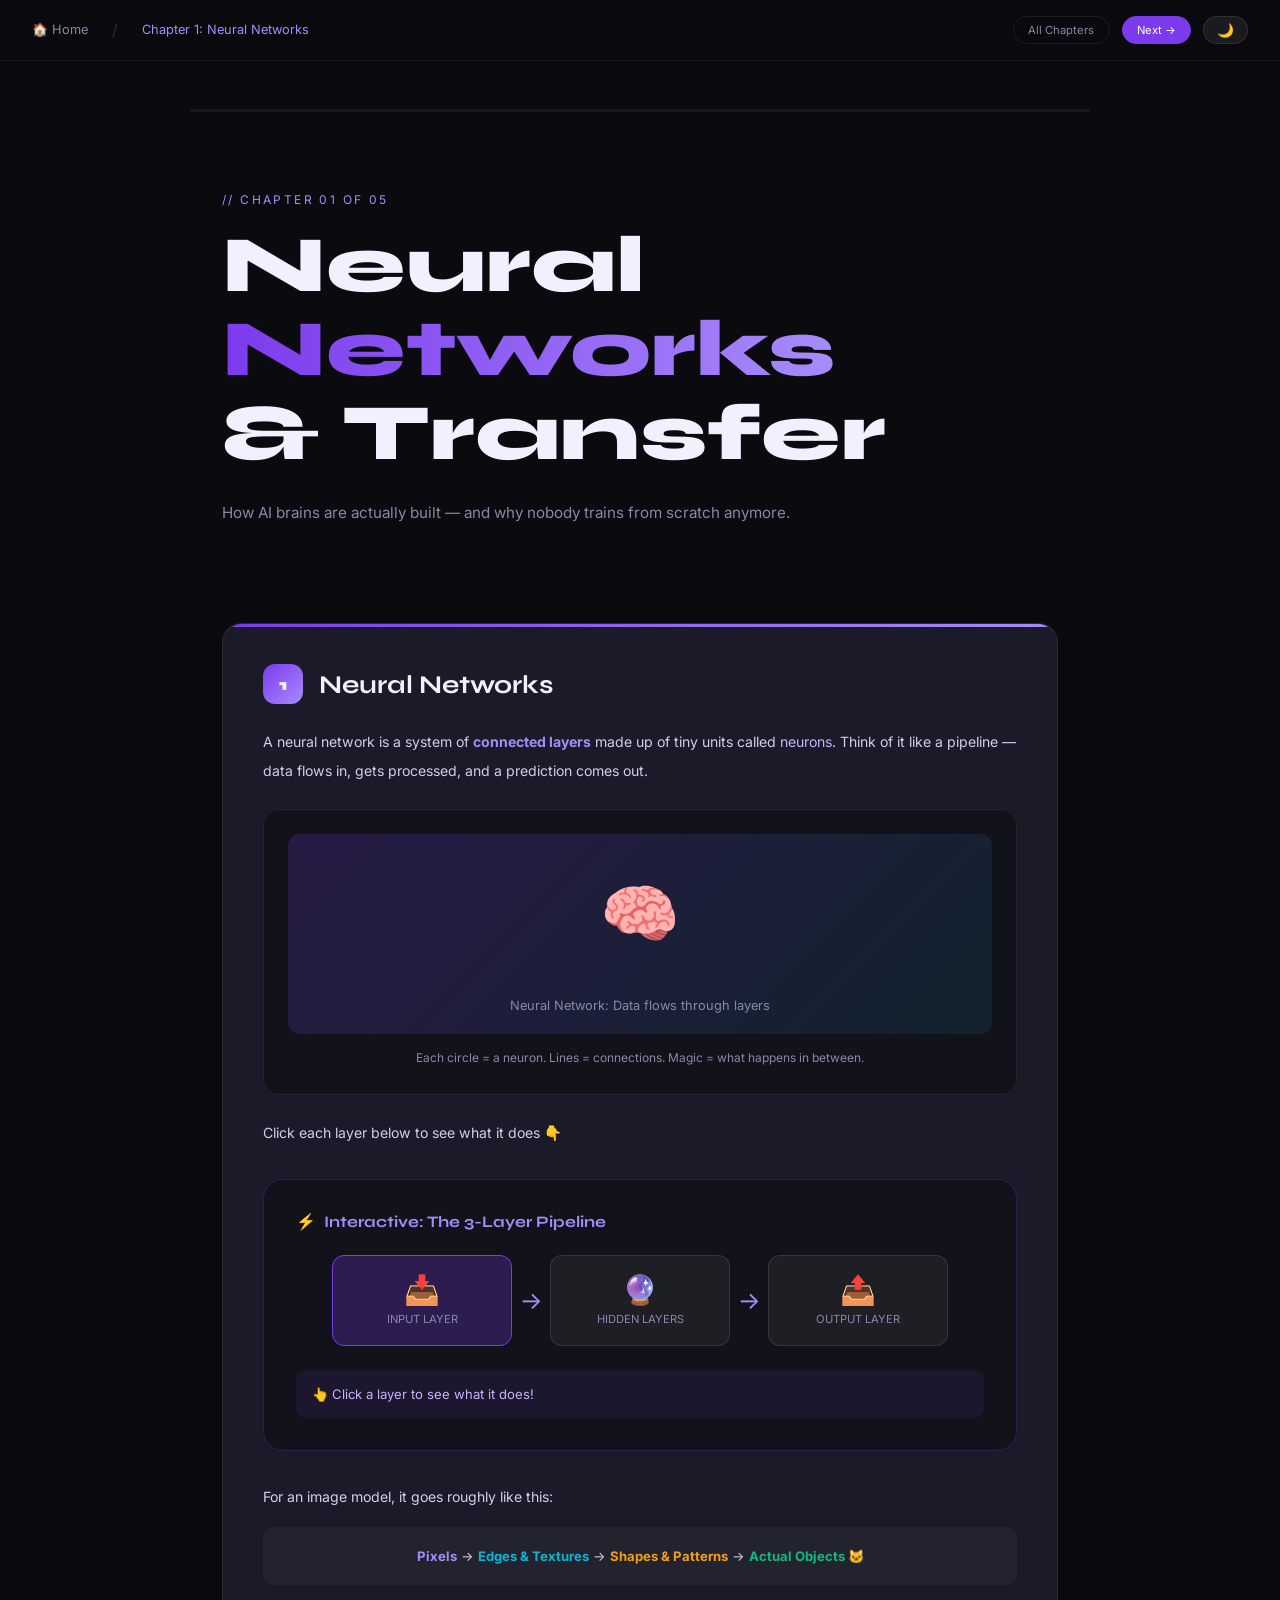
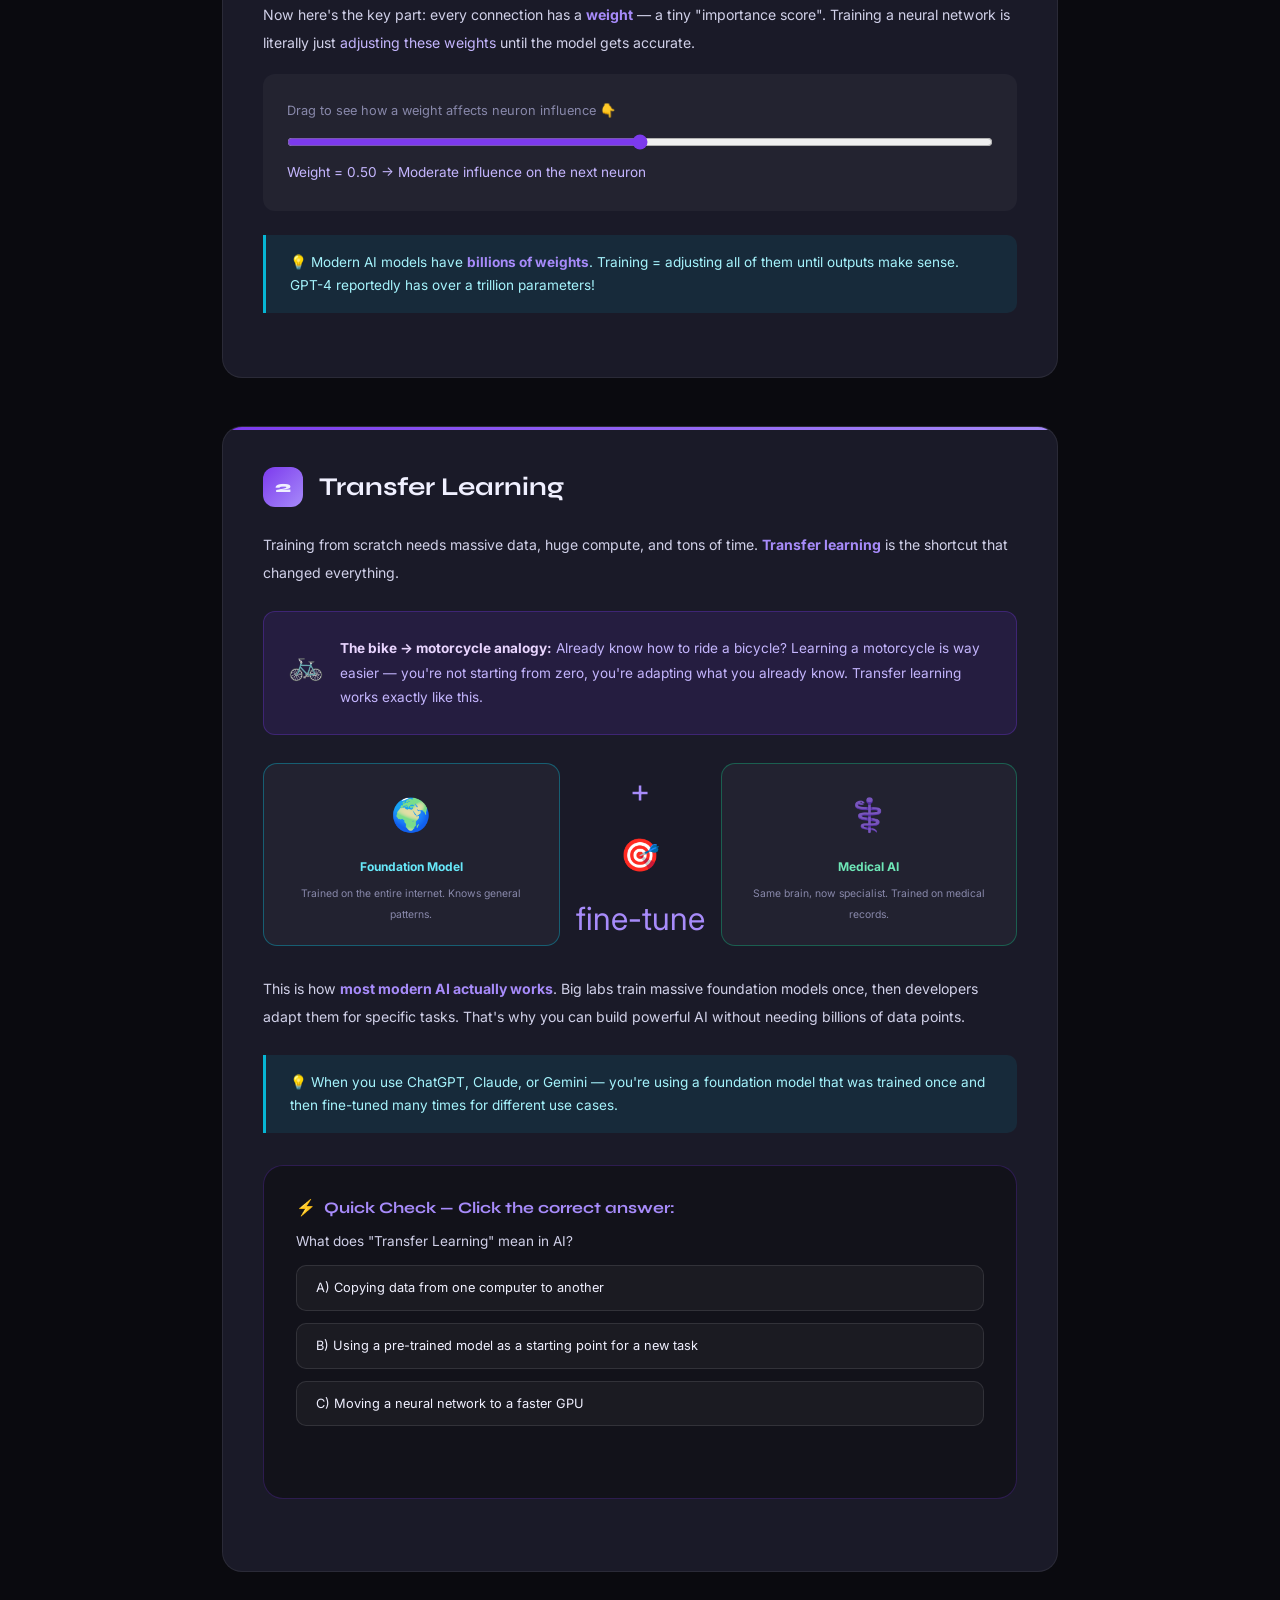
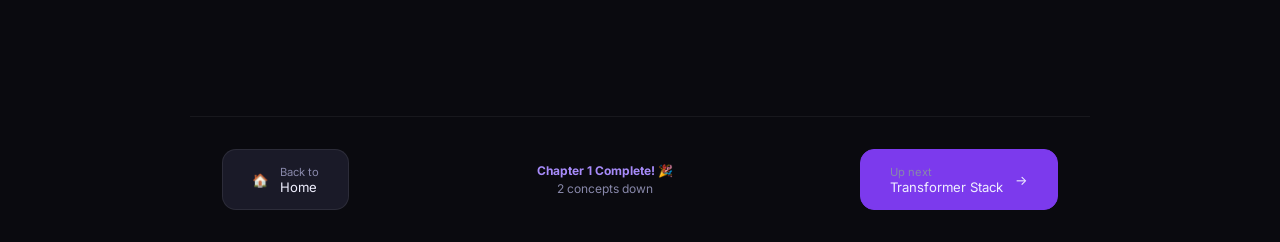
<file: chapter1.html>
<!DOCTYPE html>
<html lang="en">
<head>
  <meta charset="UTF-8">
  <meta name="viewport" content="width=device-width, initial-scale=1.0">
  <title>Chapter 1: Neural Networks 🧠 — AI Basics</title>
  <meta name="description" content="Learn how neural networks and transfer learning work — explained simply with interactive demos.">
  <meta property="og:title" content="Chapter 1: Neural Networks & Transfer Learning — AI Basics">
  <meta property="og:description" content="How AI brains are built — layers, neurons, weights, and why nobody trains from scratch anymore.">
  <meta property="og:type" content="article">
  <meta property="og:image" content="https://ai-basics.org/og-cover.png">
  <meta name="twitter:card" content="summary_large_image">
  <meta name="twitter:image" content="https://ai-basics.org/og-cover.png">
  <meta property="og:url" content="https://ai-basics.org/chapter1.html">
  <meta property="og:site_name" content="AI Basics">
  <meta property="og:locale" content="en_GB">
  <link rel="canonical" href="https://ai-basics.org/chapter1.html">
  <link rel="icon" href="/favicon.ico" sizes="any">
  <link rel="apple-touch-icon" href="/apple-touch-icon.png">
  <meta name="theme-color" content="#0a0a0f">
  <link rel="preconnect" href="https://fonts.googleapis.com">
  <link rel="preconnect" href="https://fonts.gstatic.com" crossorigin>
  <link href="https://fonts.googleapis.com/css2?family=Syne:wght@400;700;800&family=Inter:wght@400;500;600;700&family=Space+Mono:wght@400;700&display=swap" rel="stylesheet">
  <style>
    :root {
      --bg: #0a0a0f; --surface: #12121a; --card: #1a1a28;
      --accent: #7c3aed; --accent2: #a78bfa; --accent3: #c4b5fd;
      --text: #f0f0ff; --muted: #8888aa;
    }
    /* LIGHT MODE */
    body.light { --bg:#f5f5ff; --surface:#ebebf5; --card:#ffffff; --text:#0a0a20; --muted:#55557a; }
    body.light nav { background:rgba(240,240,250,0.92) !important; border-bottom-color:rgba(0,0,0,0.08); }
    body.light .concept { box-shadow:0 4px 20px rgba(0,0,0,0.05); border-color:rgba(0,0,0,0.08); }
    body.light .analogy { background:rgba(124,58,237,0.07); }
    body.light .key-point { background:rgba(6,182,212,0.07); }
    body.light .interactive-box { background:rgba(0,0,0,0.03); }
    body.light .theme-toggle { background:rgba(0,0,0,0.05); border-color:rgba(0,0,0,0.1); }
    * { margin:0; padding:0; box-sizing:border-box; }
    body { background:var(--bg); color:var(--text); font-family:'Inter',sans-serif; overflow-x:hidden; }

    /* NAV */
    nav {
      position: sticky; top:0; z-index:100;
      background: rgba(10,10,15,0.85);
      backdrop-filter: blur(20px);
      border-bottom: 1px solid rgba(255,255,255,0.06);
      padding: 1rem 2rem;
      display: flex; align-items: center; gap: 1.5rem;
      flex-wrap: wrap;
    }
    .nav-home { text-decoration:none; color:var(--muted); font-size:0.8rem; transition:color 0.2s; }
    .nav-home:hover { color:var(--text); }
    .nav-sep { color: rgba(255,255,255,0.15); }
    .nav-current { color: var(--accent2); font-size:0.8rem; }
    .nav-links { margin-left: auto; display:flex; gap:0.75rem; }
    .nav-pill {
      padding:0.35rem 0.9rem; border-radius:100px;
      font-size:0.7rem; text-decoration:none; color:var(--muted);
      border:1px solid rgba(255,255,255,0.08);
      transition:all 0.2s;
    }
    .nav-pill:hover { border-color:var(--accent); color:var(--accent2); }
    .nav-pill.next { background:var(--accent); color:white; border-color:var(--accent); }
    .nav-pill.next:hover { background:var(--accent2); }

    /* THEME TOGGLE */
    .theme-toggle { background:rgba(255,255,255,0.07); border:1px solid rgba(255,255,255,0.1); border-radius:100px; padding:0.3rem 0.8rem; cursor:pointer; font-size:0.85rem; color:var(--muted); transition:all 0.2s; }
    .theme-toggle:hover { background:rgba(255,255,255,0.14); color:var(--text); }

    /* HERO */
    .chapter-hero {
      padding: 5rem 2rem 3rem;
      max-width: 900px; margin: 0 auto;
      position: relative;
    }
    .chapter-num {
      color:var(--accent2); font-size:0.75rem; letter-spacing:0.2em; margin-bottom:1rem;
    }
    .chapter-title {
      font-family:'Syne',sans-serif; font-size:clamp(2.5rem,7vw,5rem);
      font-weight:800; line-height:1.05; margin-bottom:1.5rem;
    }
    .chapter-title span {
      background: linear-gradient(90deg, var(--accent), var(--accent2));
      -webkit-background-clip:text; -webkit-text-fill-color:transparent; background-clip:text;
    }
    .chapter-intro { color:var(--muted); font-size:0.95rem; line-height:1.9; max-width:640px; }
    .progress-bar {
      height:3px; background:rgba(255,255,255,0.06); border-radius:100px;
      margin:3rem 2rem 0; max-width:900px; margin-left:auto; margin-right:auto;
    }
    .progress-fill {
      height:100%; border-radius:100px;
      background:linear-gradient(90deg, var(--accent), var(--accent2));
      width: 20%; transition:width 1s ease;
    }

    /* CONTENT */
    .content { max-width:900px; margin:0 auto; padding:3rem 2rem 6rem; }

    /* CONCEPT CARD */
    .concept {
      background:var(--card);
      border:1px solid rgba(255,255,255,0.07);
      border-radius:20px;
      padding:2.5rem;
      margin-bottom:3rem;
      position:relative;
      overflow:hidden;
    }
    .concept::before {
      content:'';
      position:absolute; top:0; left:0; right:0; height:3px;
      background:linear-gradient(90deg, var(--accent), var(--accent2));
    }
    .concept-header { display:flex; align-items:center; gap:1rem; margin-bottom:1.5rem; flex-wrap:wrap; }
    .concept-num {
      background:linear-gradient(135deg,var(--accent),var(--accent2));
      width:40px; height:40px; border-radius:12px;
      display:flex; align-items:center; justify-content:center;
      font-family:'Syne',sans-serif; font-weight:800; font-size:1rem;
      flex-shrink:0;
    }
    .concept-name { font-family:'Syne',sans-serif; font-size:1.6rem; font-weight:700; }
    .concept-body { font-size:0.88rem; color:#d0d0e8; line-height:2; }
    .concept-body p { margin-bottom:1rem; }
    .concept-body strong { color:var(--accent2); font-weight:700; }
    .concept-body em { color:var(--accent3); font-style:normal; }

    /* ANALOGY BOX */
    .analogy {
      background:rgba(124,58,237,0.12);
      border:1px solid rgba(124,58,237,0.3);
      border-radius:12px;
      padding:1.5rem;
      margin:1.5rem 0;
      display:flex; gap:1rem; align-items:flex-start;
    }
    .analogy-icon { font-size:1.8rem; flex-shrink:0; }
    .analogy-content { font-size:0.85rem; line-height:1.8; color:var(--accent3); }
    .analogy-content strong { color: #e9d5ff; }

    /* KEY POINT */
    .key-point {
      background:rgba(6,182,212,0.1);
      border-left:3px solid #06b6d4;
      padding:1rem 1.5rem;
      margin:1.5rem 0;
      border-radius:0 10px 10px 0;
      font-size:0.85rem;
      color:#a5f3fc;
      line-height:1.7;
    }

    /* INTERACTIVE: NEURAL NET VISUALISER */
    .interactive-box {
      background:var(--surface);
      border:1px solid rgba(124,58,237,0.25);
      border-radius:20px;
      padding:2rem;
      margin:2rem 0;
    }
    .interactive-title {
      font-family:'Syne',sans-serif; font-size:1rem; font-weight:700;
      color:var(--accent2); margin-bottom:1rem;
      display:flex; align-items:center; gap:0.5rem;
    }
    .interactive-title::before { content:'⚡'; }
    canvas { width:100%; border-radius:12px; display:block; }

    /* LAYER FLOW */
    .layer-flow {
      display:flex; align-items:center; gap:0; margin:1.5rem 0; flex-wrap:wrap; justify-content:center;
    }
    .layer-box {
      background:rgba(255,255,255,0.05);
      border:1px solid rgba(255,255,255,0.1);
      border-radius:12px;
      padding:1rem 1.5rem;
      text-align:center;
      flex:1; min-width:120px; max-width:180px;
      transition:all 0.3s;
      cursor:pointer;
    }
    .layer-box:hover { border-color:var(--accent); background:rgba(124,58,237,0.15); transform:translateY(-4px); }
    .layer-box.active { border-color:var(--accent); background:rgba(124,58,237,0.25); }
    .layer-emoji { font-size:1.8rem; display:block; margin-bottom:0.3rem; }
    .layer-name { font-size:0.7rem; color:var(--muted); margin-bottom:0.2rem; }
    .layer-desc { font-size:0.65rem; color:var(--accent3); display:none; }
    .layer-box.active .layer-desc { display:block; }
    .layer-arrow { color:var(--accent2); font-size:1.5rem; padding:0 0.5rem; flex-shrink:0; }

    /* GIF */
    .gif-container {
      background: var(--surface);
      border:1px solid rgba(255,255,255,0.07);
      border-radius:16px;
      padding:1.5rem;
      margin:1.5rem 0;
      text-align:center;
    }
    .gif-placeholder {
      background: linear-gradient(135deg, rgba(124,58,237,0.2), rgba(6,182,212,0.1));
      border-radius:12px;
      height:200px;
      display:flex; flex-direction:column; align-items:center; justify-content:center;
      gap:1rem;
    }
    .gif-placeholder .big-emoji { font-size:4rem; animation:pulse 2s ease-in-out infinite; }
    @keyframes pulse { 0%,100%{transform:scale(1);} 50%{transform:scale(1.1);} }
    .gif-caption { font-size:0.75rem; color:var(--muted); margin-top:0.75rem; }

    /* WEIGHT SLIDER */
    .weight-demo {
      background:rgba(255,255,255,0.04);
      border-radius:12px;
      padding:1.5rem;
      margin:1rem 0;
    }
    .weight-demo label { font-size:0.8rem; color:var(--muted); display:block; margin-bottom:0.5rem; }
    .weight-demo input[type=range] {
      width:100%; accent-color:var(--accent);
      margin-bottom:0.5rem;
    }
    .weight-result { font-size:0.85rem; color:var(--accent3); }

    /* TRANSFER DEMO */
    .transfer-viz {
      display:grid; grid-template-columns:1fr auto 1fr; gap:1rem; align-items:center;
      margin:1.5rem 0;
    }
    .model-box {
      background:rgba(255,255,255,0.04);
      border:1px solid rgba(255,255,255,0.1);
      border-radius:14px;
      padding:1.2rem;
      text-align:center;
    }
    .model-box.pretrained { border-color:rgba(6,182,212,0.4); }
    .model-box.finetuned { border-color:rgba(16,185,129,0.4); }
    .model-icon { font-size:2rem; margin-bottom:0.5rem; display:block; }
    .model-name { font-size:0.75rem; font-weight:700; }
    .model-detail { font-size:0.65rem; color:var(--muted); margin-top:0.3rem; }
    .transfer-arrow { font-size:2rem; color:var(--accent2); text-align:center; }

    /* NAV BOTTOM */
    .bottom-nav {
      display:flex; justify-content:space-between; align-items:center;
      padding:2rem; max-width:900px; margin:0 auto;
      border-top:1px solid rgba(255,255,255,0.06);
      flex-wrap:wrap; gap:1rem;
    }
    .nav-btn {
      display:flex; align-items:center; gap:0.75rem;
      padding:0.9rem 1.8rem; border-radius:14px;
      text-decoration:none; color:var(--text);
      background:var(--card); border:1px solid rgba(255,255,255,0.08);
      font-size:0.82rem; transition:all 0.2s;
    }
    .nav-btn:hover { border-color:var(--accent); }
    .nav-btn.forward { background:var(--accent); border-color:var(--accent); }
    .nav-btn.forward:hover { background:var(--accent2); }
    .btn-small { font-size:0.7rem; color:var(--muted); }

    @keyframes slideIn { from{opacity:0;transform:translateY(20px);} to{opacity:1;transform:translateY(0);} }
    .concept { animation: slideIn 0.5s ease both; }
    .concept:nth-child(1) { animation-delay: 0.1s; }
    .concept:nth-child(2) { animation-delay: 0.2s; }
  </style>
</head>
<body>

<nav>
  <a href="index.html" class="nav-home">🏠 Home</a>
  <span class="nav-sep">/</span>
  <span class="nav-current">Chapter 1: Neural Networks</span>
  <div class="nav-links">
    <a href="index.html" class="nav-pill">All Chapters</a>
    <a href="chapter2.html" class="nav-pill next">Next →</a>
    <button class="theme-toggle" id="themeBtn" onclick="toggleTheme()">🌙</button>
  </div>
</nav>

<div class="progress-bar"><div class="progress-fill" id="progress"></div></div>

<div class="chapter-hero">
  <div class="chapter-num">// CHAPTER 01 OF 05</div>
  <h1 class="chapter-title">Neural<br><span>Networks</span><br>& Transfer</h1>
  <p class="chapter-intro">How AI brains are actually built — and why nobody trains from scratch anymore.</p>
</div>

<div class="content">

  <!-- CONCEPT 1 -->
  <div class="concept">
    <div class="concept-header">
      <div class="concept-num">1</div>
      <div class="concept-name">Neural Networks</div>
    </div>
    <div class="concept-body">
      <p>A neural network is a system of <strong>connected layers</strong> made up of tiny units called <em>neurons</em>. Think of it like a pipeline — data flows in, gets processed, and a prediction comes out.</p>

      <div class="gif-container">
        <div class="gif-placeholder">
          <div class="big-emoji">🧠</div>
          <div style="font-size:0.8rem;color:#8888aa;">Neural Network: Data flows through layers</div>
        </div>
        <div class="gif-caption">Each circle = a neuron. Lines = connections. Magic = what happens in between.</div>
      </div>

      <p>Click each layer below to see what it does 👇</p>
    </div>

    <div class="interactive-box">
      <div class="interactive-title">Interactive: The 3-Layer Pipeline</div>
      <div class="layer-flow" id="layers">
        <div class="layer-box active" onclick="selectLayer(this, 'Input: Raw pixels, text, or numbers go in here first.')">
          <span class="layer-emoji">📥</span>
          <div class="layer-name">INPUT LAYER</div>
          <div class="layer-desc" id="desc0"></div>
        </div>
        <div class="layer-arrow">→</div>
        <div class="layer-box" onclick="selectLayer(this, 'Hidden: Multiple layers refine the data — detecting edges, then shapes, then meaning.')">
          <span class="layer-emoji">🔮</span>
          <div class="layer-name">HIDDEN LAYERS</div>
          <div class="layer-desc"></div>
        </div>
        <div class="layer-arrow">→</div>
        <div class="layer-box" onclick="selectLayer(this, 'Output: Final prediction! Is this a cat? Spam email? A 5-star review?')">
          <span class="layer-emoji">📤</span>
          <div class="layer-name">OUTPUT LAYER</div>
          <div class="layer-desc"></div>
        </div>
      </div>
      <div id="layer-info" style="margin-top:1rem;padding:1rem;background:rgba(124,58,237,0.1);border-radius:10px;font-size:0.82rem;color:#c4b5fd;min-height:48px;">
        👆 Click a layer to see what it does!
      </div>
    </div>

    <div class="concept-body">
      <p>For an image model, it goes roughly like this:</p>
      <div style="background:rgba(255,255,255,0.04);border-radius:10px;padding:1rem;margin:1rem 0;font-size:0.82rem;text-align:center;">
        <strong style="color:#a78bfa">Pixels</strong> → <strong style="color:#06b6d4">Edges & Textures</strong> → <strong style="color:#f59e0b">Shapes & Patterns</strong> → <strong style="color:#10b981">Actual Objects 🐱</strong>
      </div>
      <p>Now here's the key part: every connection has a <strong>weight</strong> — a tiny "importance score". Training a neural network is literally just <em>adjusting these weights</em> until the model gets accurate.</p>

      <div class="weight-demo">
        <label>Drag to see how a weight affects neuron influence 👇</label>
        <input type="range" min="0" max="100" value="50" id="weight-slider" oninput="updateWeight(this.value)">
        <div class="weight-result" id="weight-result">Weight = 0.50 → Moderate influence on the next neuron</div>
      </div>

      <div class="key-point">
        💡 Modern AI models have <strong>billions of weights</strong>. Training = adjusting all of them until outputs make sense. GPT-4 reportedly has over a trillion parameters!
      </div>
    </div>
  </div>

  <!-- CONCEPT 2 -->
  <div class="concept">
    <div class="concept-header">
      <div class="concept-num">2</div>
      <div class="concept-name">Transfer Learning</div>
    </div>
    <div class="concept-body">
      <p>Training from scratch needs massive data, huge compute, and tons of time. <strong>Transfer learning</strong> is the shortcut that changed everything.</p>

      <div class="analogy">
        <div class="analogy-icon">🚲</div>
        <div class="analogy-content">
          <strong>The bike → motorcycle analogy:</strong> Already know how to ride a bicycle? Learning a motorcycle is way easier — you're not starting from zero, you're adapting what you already know. Transfer learning works exactly like this.
        </div>
      </div>

      <div class="transfer-viz">
        <div class="model-box pretrained">
          <span class="model-icon">🌍</span>
          <div class="model-name" style="color:#67e8f9">Foundation Model</div>
          <div class="model-detail">Trained on the entire internet. Knows general patterns.</div>
        </div>
        <div class="transfer-arrow">+<br>🎯<br>fine-tune</div>
        <div class="model-box finetuned">
          <span class="model-icon">⚕️</span>
          <div class="model-name" style="color:#6ee7b7">Medical AI</div>
          <div class="model-detail">Same brain, now specialist. Trained on medical records.</div>
        </div>
      </div>

      <p>This is how <strong>most modern AI actually works</strong>. Big labs train massive foundation models once, then developers adapt them for specific tasks. That's why you can build powerful AI without needing billions of data points.</p>

      <div class="key-point">
        💡 When you use ChatGPT, Claude, or Gemini — you're using a foundation model that was trained once and then fine-tuned many times for different use cases.
      </div>
    </div>

    <div class="interactive-box">
      <div class="interactive-title">Quick Check — Click the correct answer:</div>
      <p style="font-size:0.85rem;margin-bottom:1rem;color:#d0d0e8;">What does "Transfer Learning" mean in AI?</p>
      <div id="quiz-opts" style="display:flex;flex-direction:column;gap:0.75rem;">
        <button class="quiz-opt" onclick="checkQ(this, false)" style="background:rgba(255,255,255,0.04);border:1px solid rgba(255,255,255,0.1);color:var(--text);padding:0.9rem 1.2rem;border-radius:10px;text-align:left;cursor:pointer;font-family:'Inter',sans-serif;font-size:0.8rem;transition:all 0.2s;">
          A) Copying data from one computer to another
        </button>
        <button class="quiz-opt" onclick="checkQ(this, true)" style="background:rgba(255,255,255,0.04);border:1px solid rgba(255,255,255,0.1);color:var(--text);padding:0.9rem 1.2rem;border-radius:10px;text-align:left;cursor:pointer;font-family:'Inter',sans-serif;font-size:0.8rem;transition:all 0.2s;">
          B) Using a pre-trained model as a starting point for a new task
        </button>
        <button class="quiz-opt" onclick="checkQ(this, false)" style="background:rgba(255,255,255,0.04);border:1px solid rgba(255,255,255,0.1);color:var(--text);padding:0.9rem 1.2rem;border-radius:10px;text-align:left;cursor:pointer;font-family:'Inter',sans-serif;font-size:0.8rem;transition:all 0.2s;">
          C) Moving a neural network to a faster GPU
        </button>
      </div>
      <div id="quiz-feedback" style="margin-top:1rem;font-size:0.82rem;min-height:24px;"></div>
    </div>
  </div>

</div>

<div class="bottom-nav">
  <a href="index.html" class="nav-btn">
    <span>🏠</span>
    <div><div class="btn-small">Back to</div>Home</div>
  </a>
  <div style="text-align:center;font-size:0.75rem;color:var(--muted);">
    <div style="color:var(--accent2);font-weight:700;margin-bottom:0.2rem;">Chapter 1 Complete! 🎉</div>
    2 concepts down
  </div>
  <a href="chapter2.html" class="nav-btn forward">
    <div><div class="btn-small">Up next</div>Transformer Stack</div>
    <span>→</span>
  </a>
</div>

<script>
  // Theme toggle
  function toggleTheme() {
    const light = document.body.classList.toggle('light');
    localStorage.setItem('aibasics_theme', light ? 'light' : 'dark');
    document.getElementById('themeBtn').textContent = light ? '☀️' : '🌙';
  }
  if (localStorage.getItem('aibasics_theme') === 'light') {
    document.body.classList.add('light');
    const _b = document.getElementById('themeBtn'); if (_b) _b.textContent = '☀️';
  }
  // Progress bar + chapter 1 completion
  let _done = false;
  window.addEventListener('scroll', () => {
    const p = (window.scrollY / (document.body.scrollHeight - window.innerHeight)) * 100;
    document.getElementById('progress').style.width = Math.min(p, 100) + '%';
    if (p >= 85 && !_done) { _done = true; localStorage.setItem('aibasics_ch1_complete', '1'); }
  });

  // layer selector
  function selectLayer(el, msg) {
    document.querySelectorAll('.layer-box').forEach(b => {
      b.classList.remove('active');
      b.querySelector('.layer-desc').style.display = 'none';
    });
    el.classList.add('active');
    el.querySelector('.layer-desc').style.display = 'block';
    document.getElementById('layer-info').textContent = '💡 ' + msg;
  }

  // weight slider
  function updateWeight(val) {
    const w = (val / 100).toFixed(2);
    const msgs = {
      low: 'Low weight → This neuron barely influences the next one',
      mid: 'Medium weight → Moderate influence on the next neuron',
      high: 'High weight → This neuron strongly drives the next one!',
    };
    const type = val < 33 ? 'low' : val < 66 ? 'mid' : 'high';
    document.getElementById('weight-result').textContent = `Weight = ${w} → ${msgs[type]}`;
  }

  // quiz
  function checkQ(btn, correct) {
    const opts = document.querySelectorAll('.quiz-opt');
    opts.forEach(o => { o.disabled = true; o.style.opacity = '0.5'; });
    btn.style.opacity = '1';
    if (correct) {
      btn.style.background = 'rgba(16,185,129,0.25)';
      btn.style.borderColor = '#10b981';
      document.getElementById('quiz-feedback').innerHTML = '<span style="color:#10b981">✅ Correct! Transfer learning = building on existing knowledge instead of starting from scratch.</span>';
    } else {
      btn.style.background = 'rgba(244,63,94,0.25)';
      btn.style.borderColor = '#f43f5e';
      document.getElementById('quiz-feedback').innerHTML = '<span style="color:#f43f5e">❌ Not quite. Think about the bicycle analogy...</span>';
      setTimeout(() => {
        opts.forEach(o => { o.disabled = false; o.style.opacity = '1'; o.style.background='rgba(255,255,255,0.04)'; o.style.borderColor='rgba(255,255,255,0.1)'; });
        document.getElementById('quiz-feedback').innerHTML = '';
        btn.style.background='rgba(244,63,94,0.15)'; btn.style.borderColor='rgba(244,63,94,0.3)';
      }, 2000);
    }
  }
</script>
</body>
</html>
</file>
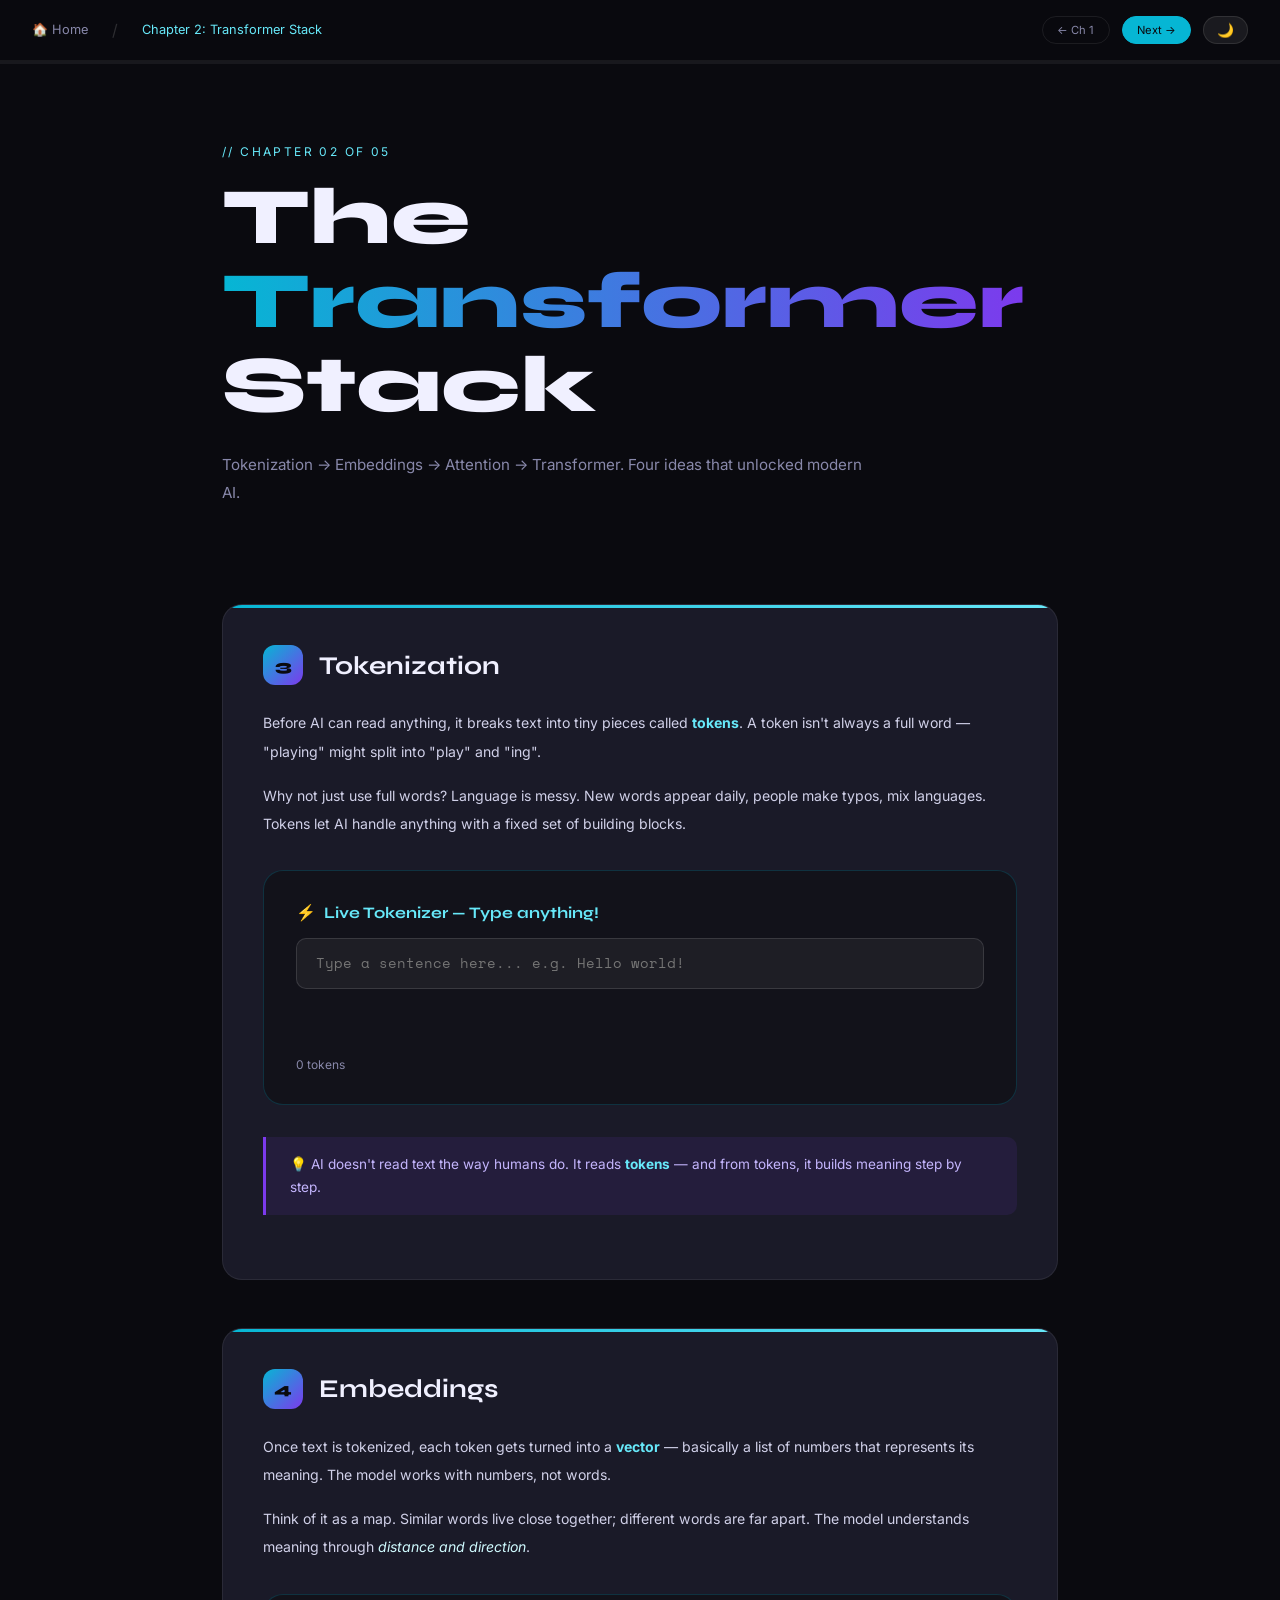
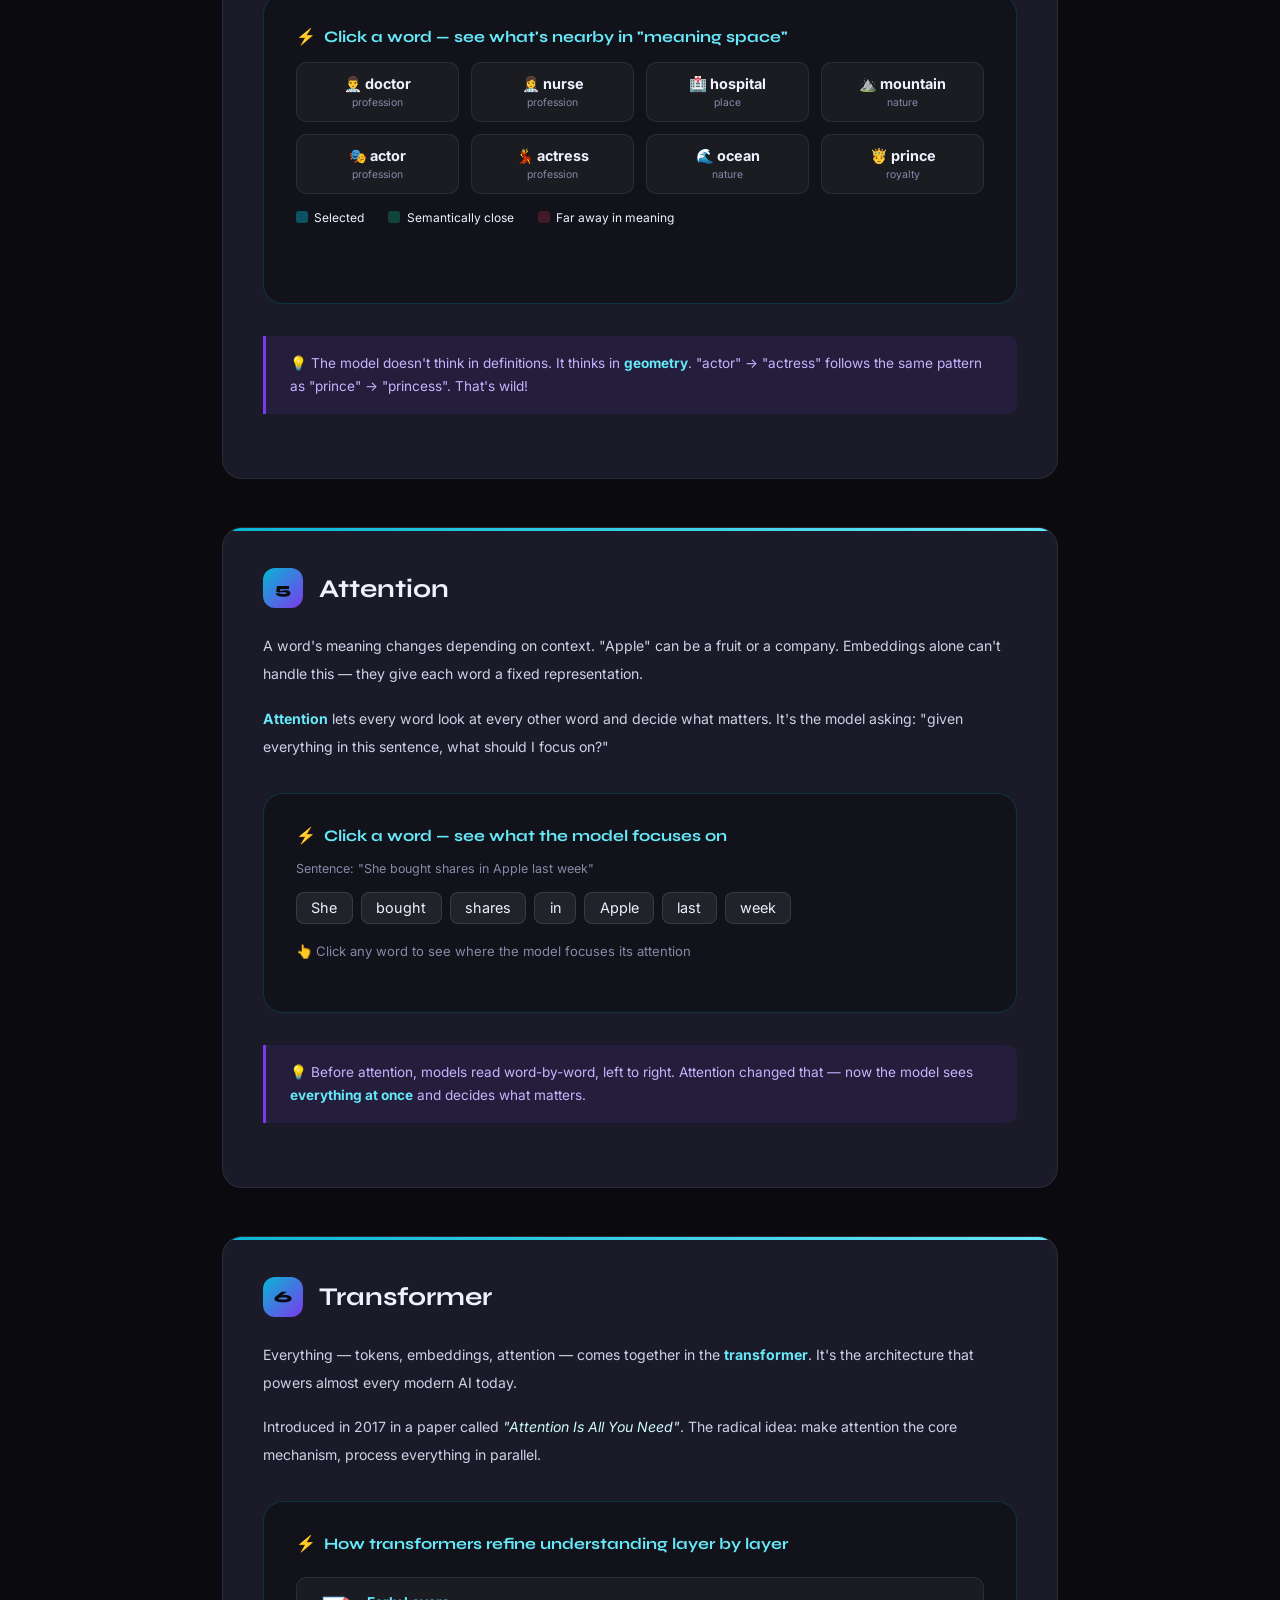
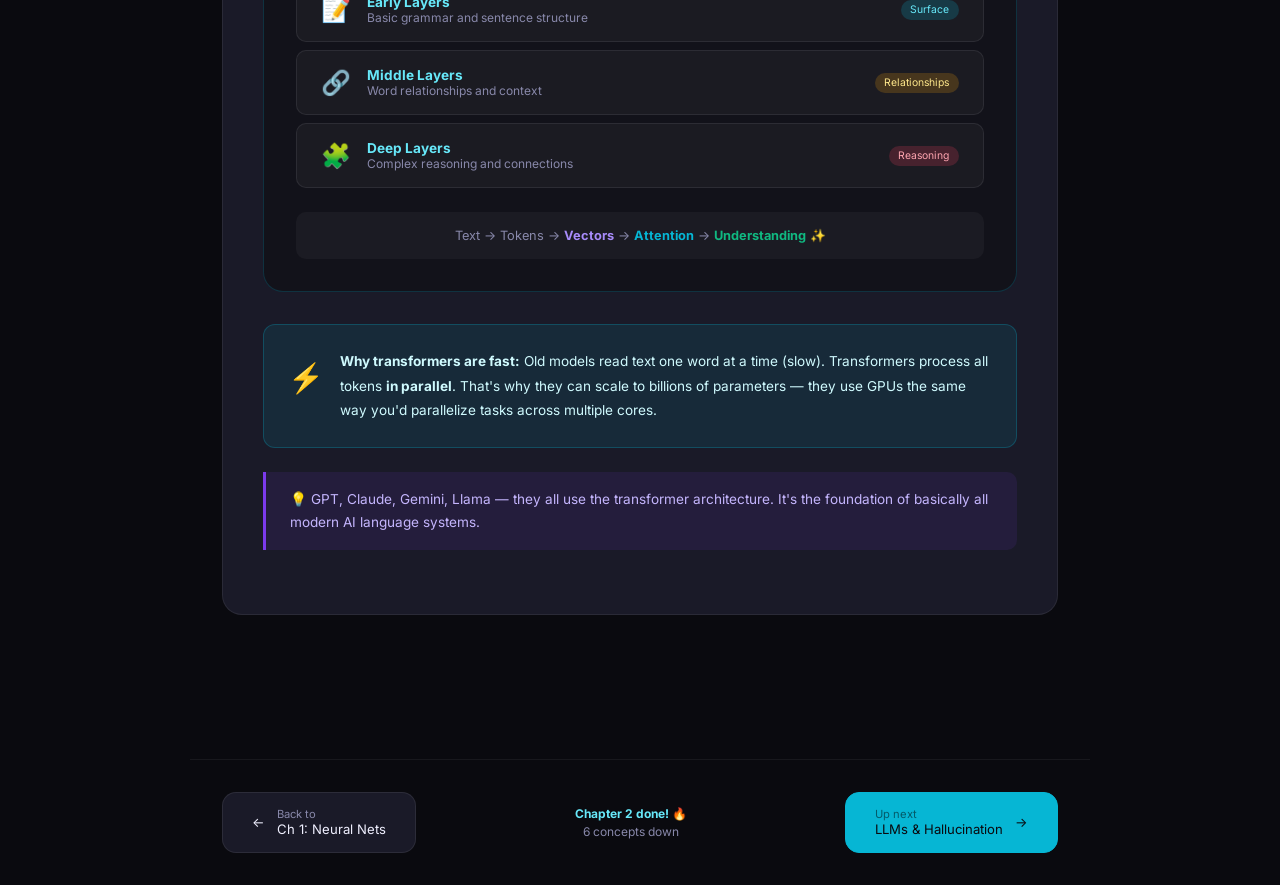
<file: chapter2.html>
<!DOCTYPE html>
<html lang="en">
<head>
  <meta charset="UTF-8">
  <meta name="viewport" content="width=device-width, initial-scale=1.0">
  <title>Chapter 2: The Transformer Stack 🔤 — AI Basics</title>
  <meta name="description" content="Understand tokenization, embeddings, attention, and transformers — the four ideas that unlocked modern AI.">
  <meta property="og:title" content="Chapter 2: Transformers — AI Basics">
  <meta property="og:description" content="Tokenization → Embeddings → Attention → Transformer. Four ideas that unlocked modern AI.">
  <meta property="og:type" content="article">
  <meta property="og:image" content="https://ai-basics.org/og-cover.png">
  <meta name="twitter:card" content="summary_large_image">
  <meta name="twitter:image" content="https://ai-basics.org/og-cover.png">
  <meta property="og:url" content="https://ai-basics.org/chapter2.html">
  <meta property="og:site_name" content="AI Basics">
  <meta property="og:locale" content="en_GB">
  <link rel="canonical" href="https://ai-basics.org/chapter2.html">
  <link rel="icon" href="/favicon.ico" sizes="any">
  <link rel="apple-touch-icon" href="/apple-touch-icon.png">
  <meta name="theme-color" content="#0a0a0f">
  <link href="https://fonts.googleapis.com/css2?family=Syne:wght@400;700;800&family=Inter:wght@400;500;600;700&family=Space+Mono:wght@400;700&display=swap" rel="stylesheet">
  <style>
    :root {
      --bg:#0a0a0f; --surface:#12121a; --card:#1a1a28;
      --accent:#06b6d4; --accent2:#67e8f9; --accent3:#cffafe;
      --text:#f0f0ff; --muted:#8888aa;
    }
    * { margin:0; padding:0; box-sizing:border-box; }
    /* LIGHT MODE */
    body.light { --bg:#f5f5ff; --surface:#ebebf5; --card:#ffffff; --text:#0a0a20; --muted:#55557a; }
    body.light nav { background:rgba(240,240,250,0.92) !important; border-bottom-color:rgba(0,0,0,0.08); }
    body.light .concept { box-shadow:0 4px 20px rgba(0,0,0,0.05); border-color:rgba(0,0,0,0.08); }
    body.light .analogy { background:rgba(6,182,212,0.07); }
    body.light .key-point { background:rgba(6,182,212,0.07); }
    body.light .interactive-box { background:rgba(0,0,0,0.03); }
    /* THEME TOGGLE */
    .theme-toggle { background:rgba(255,255,255,0.07); border:1px solid rgba(255,255,255,0.1); border-radius:100px; padding:0.3rem 0.8rem; cursor:pointer; font-size:0.85rem; color:var(--muted); transition:all 0.2s; }
    .theme-toggle:hover { background:rgba(255,255,255,0.14); color:var(--text); }
    body.light .theme-toggle { background:rgba(0,0,0,0.05); border-color:rgba(0,0,0,0.1); }
    body { background:var(--bg); color:var(--text); font-family:'Inter',sans-serif; overflow-x:hidden; }
    nav {
      position:sticky; top:0; z-index:100;
      background:rgba(10,10,15,0.85); backdrop-filter:blur(20px);
      border-bottom:1px solid rgba(255,255,255,0.06);
      padding:1rem 2rem; display:flex; align-items:center; gap:1.5rem; flex-wrap:wrap;
    }
    .nav-home { text-decoration:none; color:var(--muted); font-size:0.8rem; transition:color 0.2s; }
    .nav-home:hover { color:var(--text); }
    .nav-sep { color:rgba(255,255,255,0.15); }
    .nav-current { color:var(--accent2); font-size:0.8rem; }
    .nav-links { margin-left:auto; display:flex; gap:0.75rem; }
    .nav-pill { padding:0.35rem 0.9rem; border-radius:100px; font-size:0.7rem; text-decoration:none; color:var(--muted); border:1px solid rgba(255,255,255,0.08); transition:all 0.2s; }
    .nav-pill:hover { border-color:var(--accent); color:var(--accent2); }
    .nav-pill.next { background:var(--accent); color:#0a0a0f; border-color:var(--accent); }
    .progress-bar { height:3px; background:rgba(255,255,255,0.06); }
    .progress-fill { height:100%; background:linear-gradient(90deg,var(--accent),var(--accent2)); width:40%; transition:width 1s; }
    .chapter-hero { padding:5rem 2rem 3rem; max-width:900px; margin:0 auto; }
    .chapter-num { color:var(--accent2); font-size:0.75rem; letter-spacing:0.2em; margin-bottom:1rem; }
    .chapter-title { font-family:'Syne',sans-serif; font-size:clamp(2.5rem,7vw,5rem); font-weight:800; line-height:1.05; margin-bottom:1.5rem; }
    .chapter-title span { background:linear-gradient(90deg,var(--accent),#7c3aed); -webkit-background-clip:text; -webkit-text-fill-color:transparent; background-clip:text; }
    .chapter-intro { color:var(--muted); font-size:0.95rem; line-height:1.9; max-width:640px; }
    .content { max-width:900px; margin:0 auto; padding:3rem 2rem 6rem; }
    .concept { background:var(--card); border:1px solid rgba(255,255,255,0.07); border-radius:20px; padding:2.5rem; margin-bottom:3rem; position:relative; overflow:hidden; animation:slideIn 0.5s ease both; }
    .concept::before { content:''; position:absolute; top:0; left:0; right:0; height:3px; background:linear-gradient(90deg,var(--accent),var(--accent2)); }
    .concept:nth-child(2) { animation-delay:0.1s; }
    .concept:nth-child(3) { animation-delay:0.2s; }
    .concept:nth-child(4) { animation-delay:0.3s; }
    @keyframes slideIn { from{opacity:0;transform:translateY(20px);} to{opacity:1;transform:translateY(0);} }
    .concept-header { display:flex; align-items:center; gap:1rem; margin-bottom:1.5rem; flex-wrap:wrap; }
    .concept-num { background:linear-gradient(135deg,var(--accent),#7c3aed); width:40px; height:40px; border-radius:12px; display:flex; align-items:center; justify-content:center; font-family:'Syne',sans-serif; font-weight:800; font-size:1rem; flex-shrink:0; color:#0a0a0f; }
    .concept-name { font-family:'Syne',sans-serif; font-size:1.6rem; font-weight:700; }
    .concept-body { font-size:0.88rem; color:#d0d0e8; line-height:2; }
    .concept-body p { margin-bottom:1rem; }
    .concept-body strong { color:var(--accent2); }
    .concept-body em { color:var(--accent3); }
    .analogy { background:rgba(6,182,212,0.1); border:1px solid rgba(6,182,212,0.25); border-radius:12px; padding:1.5rem; margin:1.5rem 0; display:flex; gap:1rem; align-items:flex-start; }
    .analogy-icon { font-size:1.8rem; flex-shrink:0; }
    .analogy-content { font-size:0.85rem; line-height:1.8; color:var(--accent3); }
    .analogy-content strong { color:#cffafe; }
    .key-point { background:rgba(124,58,237,0.1); border-left:3px solid #7c3aed; padding:1rem 1.5rem; margin:1.5rem 0; border-radius:0 10px 10px 0; font-size:0.85rem; color:#c4b5fd; line-height:1.7; }
    .interactive-box { background:var(--surface); border:1px solid rgba(6,182,212,0.2); border-radius:20px; padding:2rem; margin:2rem 0; }
    .interactive-title { font-family:'Syne',sans-serif; font-size:1rem; font-weight:700; color:var(--accent2); margin-bottom:1rem; display:flex; align-items:center; gap:0.5rem; }
    .interactive-title::before { content:'⚡'; }

    /* TOKENIZER */
    .tokenizer-input { width:100%; background:rgba(255,255,255,0.05); border:1px solid rgba(255,255,255,0.12); border-radius:10px; padding:0.9rem 1.2rem; color:var(--text); font-family:'Space Mono',monospace; font-size:0.85rem; outline:none; margin-bottom:1rem; transition:border-color 0.2s; }
    .tokenizer-input:focus { border-color:var(--accent); }
    .tokens-display { display:flex; flex-wrap:wrap; gap:0.4rem; min-height:40px; }
    .token-chip { background:linear-gradient(135deg,rgba(6,182,212,0.3),rgba(124,58,237,0.2)); border:1px solid rgba(6,182,212,0.4); border-radius:8px; padding:0.3rem 0.7rem; font-size:0.78rem; color:var(--accent2); animation:popIn 0.2s ease; }
    @keyframes popIn { from{transform:scale(0.8);opacity:0;} to{transform:scale(1);opacity:1;} }
    .token-count { font-size:0.75rem; color:var(--muted); margin-top:0.75rem; }

    /* EMBEDDINGS MAP */
    .embed-grid { display:grid; grid-template-columns:repeat(auto-fill,minmax(140px,1fr)); gap:0.75rem; margin:1rem 0; }
    .embed-word { background:rgba(255,255,255,0.04); border:1px solid rgba(255,255,255,0.08); border-radius:10px; padding:0.75rem 1rem; cursor:pointer; transition:all 0.2s; text-align:center; }
    .embed-word:hover { border-color:var(--accent); transform:translateY(-2px); }
    .embed-word.selected { border-color:var(--accent); background:rgba(6,182,212,0.15); }
    .embed-word.related { border-color:#10b981; background:rgba(16,185,129,0.1); }
    .embed-word.unrelated { border-color:#f43f5e; background:rgba(244,63,94,0.08); opacity:0.5; }
    .embed-word-text { font-size:0.9rem; font-weight:700; }
    .embed-word-cat { font-size:0.65rem; color:var(--muted); margin-top:0.2rem; }
    .embed-label { font-size:0.75rem; display:flex; gap:1.5rem; margin-top:0.75rem; flex-wrap:wrap; }
    .embed-label span { display:flex; align-items:center; gap:0.4rem; }

    /* ATTENTION */
    .sentence-words { display:flex; flex-wrap:wrap; gap:0.5rem; margin:1rem 0; }
    .s-word { background:rgba(255,255,255,0.07); border:1px solid rgba(255,255,255,0.1); border-radius:8px; padding:0.4rem 0.9rem; font-size:0.9rem; cursor:pointer; transition:all 0.25s; }
    .s-word:hover { border-color:var(--accent); }
    .s-word.focus-word { background:rgba(6,182,212,0.3); border-color:var(--accent); color:#cffafe; font-weight:700; }
    .s-word.high-attn { background:rgba(245,158,11,0.3); border-color:#f59e0b; color:#fde68a; }
    .s-word.low-attn { opacity:0.4; }
    .attn-explain { font-size:0.82rem; color:var(--muted); margin-top:0.75rem; min-height:40px; line-height:1.7; }

    /* TRANSFORMER LAYERS VIZ */
    .transformer-stack { display:flex; flex-direction:column; gap:0.5rem; margin:1.5rem 0; }
    .t-layer { background:rgba(255,255,255,0.04); border:1px solid rgba(255,255,255,0.08); border-radius:10px; padding:1rem 1.5rem; display:flex; align-items:center; gap:1rem; cursor:pointer; transition:all 0.2s; }
    .t-layer:hover, .t-layer.active { border-color:var(--accent); background:rgba(6,182,212,0.1); }
    .t-layer-icon { font-size:1.5rem; flex-shrink:0; }
    .t-layer-name { font-size:0.85rem; font-weight:700; color:var(--accent2); }
    .t-layer-desc { font-size:0.75rem; color:var(--muted); }
    .t-layer-badge { margin-left:auto; font-size:0.65rem; padding:0.2rem 0.6rem; border-radius:100px; }
    .badge-basic { background:rgba(6,182,212,0.2); color:var(--accent2); }
    .badge-deep { background:rgba(245,158,11,0.2); color:#fde68a; }
    .badge-complex { background:rgba(244,63,94,0.2); color:#fda4af; }

    .bottom-nav { display:flex; justify-content:space-between; align-items:center; padding:2rem; max-width:900px; margin:0 auto; border-top:1px solid rgba(255,255,255,0.06); flex-wrap:wrap; gap:1rem; }
    .nav-btn { display:flex; align-items:center; gap:0.75rem; padding:0.9rem 1.8rem; border-radius:14px; text-decoration:none; color:var(--text); background:var(--card); border:1px solid rgba(255,255,255,0.08); font-size:0.82rem; transition:all 0.2s; }
    .nav-btn:hover { border-color:var(--accent); }
    .nav-btn.forward { background:var(--accent); border-color:var(--accent); color:#0a0a0f; }
    .nav-btn.forward:hover { background:var(--accent2); }
    .btn-small { font-size:0.7rem; color:var(--muted); }
    .nav-btn.forward .btn-small { color:rgba(0,0,0,0.5); }
  </style>
</head>
<body>

<nav>
  <a href="index.html" class="nav-home">🏠 Home</a>
  <span class="nav-sep">/</span>
  <span class="nav-current">Chapter 2: Transformer Stack</span>
  <div class="nav-links">
    <a href="chapter1.html" class="nav-pill">← Ch 1</a>
    <a href="chapter3.html" class="nav-pill next">Next →</a>
    <button class="theme-toggle" id="themeBtn" onclick="toggleTheme()">🌙</button>
  </div>
</nav>
<div class="progress-bar"><div class="progress-fill" id="progress"></div></div>

<div class="chapter-hero">
  <div class="chapter-num">// CHAPTER 02 OF 05</div>
  <h1 class="chapter-title">The<br><span>Transformer</span><br>Stack</h1>
  <p class="chapter-intro">Tokenization → Embeddings → Attention → Transformer. Four ideas that unlocked modern AI.</p>
</div>

<div class="content">

  <!-- CONCEPT 3 -->
  <div class="concept">
    <div class="concept-header">
      <div class="concept-num">3</div>
      <div class="concept-name">Tokenization</div>
    </div>
    <div class="concept-body">
      <p>Before AI can read anything, it breaks text into tiny pieces called <strong>tokens</strong>. A token isn't always a full word — "playing" might split into "play" and "ing".</p>
      <p>Why not just use full words? Language is messy. New words appear daily, people make typos, mix languages. Tokens let AI handle anything with a fixed set of building blocks.</p>
    </div>

    <div class="interactive-box">
      <div class="interactive-title">Live Tokenizer — Type anything!</div>
      <input class="tokenizer-input" id="tok-input" placeholder="Type a sentence here... e.g. Hello world!" oninput="tokenize(this.value)">
      <div class="tokens-display" id="tokens-out"></div>
      <div class="token-count" id="tok-count">0 tokens</div>
    </div>

    <div class="concept-body">
      <div class="key-point">
        💡 AI doesn't read text the way humans do. It reads <strong>tokens</strong> — and from tokens, it builds meaning step by step.
      </div>
    </div>
  </div>

  <!-- CONCEPT 4 -->
  <div class="concept">
    <div class="concept-header">
      <div class="concept-num">4</div>
      <div class="concept-name">Embeddings</div>
    </div>
    <div class="concept-body">
      <p>Once text is tokenized, each token gets turned into a <strong>vector</strong> — basically a list of numbers that represents its meaning. The model works with numbers, not words.</p>
      <p>Think of it as a map. Similar words live close together; different words are far apart. The model understands meaning through <em>distance and direction</em>.</p>
    </div>

    <div class="interactive-box">
      <div class="interactive-title">Click a word — see what's nearby in "meaning space"</div>
      <div class="embed-grid" id="embed-grid">
        <div class="embed-word" onclick="showRelated('doctor')"><div class="embed-word-text">👨‍⚕️ doctor</div><div class="embed-word-cat">profession</div></div>
        <div class="embed-word" onclick="showRelated('nurse')"><div class="embed-word-text">👩‍⚕️ nurse</div><div class="embed-word-cat">profession</div></div>
        <div class="embed-word" onclick="showRelated('hospital')"><div class="embed-word-text">🏥 hospital</div><div class="embed-word-cat">place</div></div>
        <div class="embed-word" onclick="showRelated('mountain')"><div class="embed-word-text">⛰️ mountain</div><div class="embed-word-cat">nature</div></div>
        <div class="embed-word" onclick="showRelated('actor')"><div class="embed-word-text">🎭 actor</div><div class="embed-word-cat">profession</div></div>
        <div class="embed-word" onclick="showRelated('actress')"><div class="embed-word-text">💃 actress</div><div class="embed-word-cat">profession</div></div>
        <div class="embed-word" onclick="showRelated('ocean')"><div class="embed-word-text">🌊 ocean</div><div class="embed-word-cat">nature</div></div>
        <div class="embed-word" onclick="showRelated('prince')"><div class="embed-word-text">🤴 prince</div><div class="embed-word-cat">royalty</div></div>
      </div>
      <div class="embed-label">
        <span><span style="display:inline-block;width:12px;height:12px;background:rgba(6,182,212,0.4);border-radius:3px;"></span> Selected</span>
        <span><span style="display:inline-block;width:12px;height:12px;background:rgba(16,185,129,0.3);border-radius:3px;"></span> Semantically close</span>
        <span><span style="display:inline-block;width:12px;height:12px;background:rgba(244,63,94,0.2);border-radius:3px;"></span> Far away in meaning</span>
      </div>
      <div id="embed-explain" style="margin-top:1rem;font-size:0.8rem;color:var(--muted);min-height:30px;"></div>
    </div>

    <div class="concept-body">
      <div class="key-point">
        💡 The model doesn't think in definitions. It thinks in <strong>geometry</strong>. "actor" → "actress" follows the same pattern as "prince" → "princess". That's wild!
      </div>
    </div>
  </div>

  <!-- CONCEPT 5 -->
  <div class="concept">
    <div class="concept-header">
      <div class="concept-num">5</div>
      <div class="concept-name">Attention</div>
    </div>
    <div class="concept-body">
      <p>A word's meaning changes depending on context. "Apple" can be a fruit or a company. Embeddings alone can't handle this — they give each word a fixed representation.</p>
      <p><strong>Attention</strong> lets every word look at every other word and decide what matters. It's the model asking: "given everything in this sentence, what should I focus on?"</p>
    </div>

    <div class="interactive-box">
      <div class="interactive-title">Click a word — see what the model focuses on</div>
      <p style="font-size:0.78rem;color:var(--muted);margin-bottom:0.75rem;">Sentence: "She bought shares in Apple last week"</p>
      <div class="sentence-words" id="sentence">
        <div class="s-word" onclick="showAttention(this, 'She')">She</div>
        <div class="s-word" onclick="showAttention(this, 'bought')">bought</div>
        <div class="s-word" onclick="showAttention(this, 'shares')">shares</div>
        <div class="s-word" onclick="showAttention(this, 'in')">in</div>
        <div class="s-word" onclick="showAttention(this, 'Apple')">Apple</div>
        <div class="s-word" onclick="showAttention(this, 'last')">last</div>
        <div class="s-word" onclick="showAttention(this, 'week')">week</div>
      </div>
      <div class="attn-explain" id="attn-explain">👆 Click any word to see where the model focuses its attention</div>
    </div>

    <div class="concept-body">
      <div class="key-point">
        💡 Before attention, models read word-by-word, left to right. Attention changed that — now the model sees <strong>everything at once</strong> and decides what matters.
      </div>
    </div>
  </div>

  <!-- CONCEPT 6 -->
  <div class="concept">
    <div class="concept-header">
      <div class="concept-num">6</div>
      <div class="concept-name">Transformer</div>
    </div>
    <div class="concept-body">
      <p>Everything — tokens, embeddings, attention — comes together in the <strong>transformer</strong>. It's the architecture that powers almost every modern AI today.</p>
      <p>Introduced in 2017 in a paper called <em>"Attention Is All You Need"</em>. The radical idea: make attention the core mechanism, process everything in parallel.</p>
    </div>

    <div class="interactive-box">
      <div class="interactive-title">How transformers refine understanding layer by layer</div>
      <div class="transformer-stack">
        <div class="t-layer" onclick="toggleLayer(this)">
          <span class="t-layer-icon">📝</span>
          <div><div class="t-layer-name">Early Layers</div><div class="t-layer-desc">Basic grammar and sentence structure</div></div>
          <span class="t-layer-badge badge-basic">Surface</span>
        </div>
        <div class="t-layer" onclick="toggleLayer(this)">
          <span class="t-layer-icon">🔗</span>
          <div><div class="t-layer-name">Middle Layers</div><div class="t-layer-desc">Word relationships and context</div></div>
          <span class="t-layer-badge badge-deep">Relationships</span>
        </div>
        <div class="t-layer" onclick="toggleLayer(this)">
          <span class="t-layer-icon">🧩</span>
          <div><div class="t-layer-name">Deep Layers</div><div class="t-layer-desc">Complex reasoning and connections</div></div>
          <span class="t-layer-badge badge-complex">Reasoning</span>
        </div>
      </div>
      <div style="margin-top:1.5rem;background:rgba(255,255,255,0.04);border-radius:10px;padding:1rem;font-size:0.8rem;text-align:center;color:var(--muted);">
        Text → Tokens → <strong style="color:#a78bfa">Vectors</strong> → <strong style="color:var(--accent)">Attention</strong> → <strong style="color:#10b981">Understanding</strong> ✨
      </div>
    </div>

    <div class="concept-body">
      <div class="analogy">
        <div class="analogy-icon">⚡</div>
        <div class="analogy-content">
          <strong>Why transformers are fast:</strong> Old models read text one word at a time (slow). Transformers process all tokens <strong>in parallel</strong>. That's why they can scale to billions of parameters — they use GPUs the same way you'd parallelize tasks across multiple cores.
        </div>
      </div>
      <div class="key-point">
        💡 GPT, Claude, Gemini, Llama — they all use the transformer architecture. It's the foundation of basically all modern AI language systems.
      </div>
    </div>
  </div>
</div>

<div class="bottom-nav">
  <a href="chapter1.html" class="nav-btn">
    <span>←</span>
    <div><div class="btn-small">Back to</div>Ch 1: Neural Nets</div>
  </a>
  <div style="text-align:center;font-size:0.75rem;color:var(--muted);">
    <div style="color:var(--accent2);font-weight:700;margin-bottom:0.2rem;">Chapter 2 done! 🔥</div>
    6 concepts down
  </div>
  <a href="chapter3.html" class="nav-btn forward">
    <div><div class="btn-small">Up next</div>LLMs & Hallucination</div>
    <span>→</span>
  </a>
</div>

<script>
  // Theme toggle
  function toggleTheme() {
    const light = document.body.classList.toggle('light');
    localStorage.setItem('aibasics_theme', light ? 'light' : 'dark');
    document.getElementById('themeBtn').textContent = light ? '☀️' : '🌙';
  }
  if (localStorage.getItem('aibasics_theme') === 'light') {
    document.body.classList.add('light');
    const _b = document.getElementById('themeBtn'); if (_b) _b.textContent = '☀️';
  }
  // Progress bar + chapter 2 completion
  let _done = false;
  window.addEventListener('scroll', () => {
    const p = (window.scrollY / (document.body.scrollHeight - window.innerHeight)) * 100;
    document.getElementById('progress').style.width = Math.min(p,100) + '%';
    if (p >= 85 && !_done) { _done = true; localStorage.setItem('aibasics_ch2_complete', '1'); }
  });

  // Tokenizer
  function tokenize(text) {
    const out = document.getElementById('tokens-out');
    const count = document.getElementById('tok-count');
    out.innerHTML = '';
    if (!text.trim()) { count.textContent = '0 tokens'; return; }
    // simple approximate tokenizer
    const tokens = [];
    const words = text.split(/(\s+|[.,!?;:'"-])/);
    words.forEach(w => {
      if (!w || /^\s+$/.test(w)) return;
      if (w.length <= 4 || /^[.,!?;:'"-]$/.test(w)) {
        tokens.push(w);
      } else {
        // split longer words
        let i = 0;
        while (i < w.length) {
          const chunk = Math.floor(Math.random() * 3) + 2;
          tokens.push(w.slice(i, i + chunk));
          i += chunk;
        }
      }
    });
    tokens.forEach((t, i) => {
      const chip = document.createElement('div');
      chip.className = 'token-chip';
      chip.style.animationDelay = (i * 0.04) + 's';
      chip.textContent = t;
      out.appendChild(chip);
    });
    count.textContent = tokens.length + ' tokens — roughly ' + Math.ceil(tokens.length * 0.75) + ' words';
  }

  // Embeddings
  const relMap = {
    doctor: {close:['nurse','hospital','actor'], far:['mountain','ocean']},
    nurse:  {close:['doctor','hospital'], far:['mountain','ocean','actor']},
    hospital: {close:['doctor','nurse'], far:['mountain','ocean','actor','actress']},
    mountain: {close:['ocean'], far:['doctor','nurse','hospital','actor','actress']},
    actor:  {close:['actress','prince'], far:['mountain','ocean','hospital']},
    actress:{close:['actor','prince'], far:['mountain','ocean','hospital']},
    ocean:  {close:['mountain'], far:['doctor','nurse','hospital','actor']},
    prince: {close:['actor','actress'], far:['mountain','ocean','hospital']},
  };
  const explainMap = {
    doctor: '"doctor" is semantically close to medical terms. In embedding space, "doctor" and "nurse" are nearby neighbours.',
    nurse: '"nurse" lives next to "doctor" and "hospital" — all share the medical domain cluster.',
    hospital: '"hospital" is a place, but it\'s deeply tied to medical professions. Far from nature words.',
    mountain: '"mountain" and "ocean" cluster together in the nature domain — far from professions.',
    actor: '"actor" → "actress" follows the same gender pattern as "prince" → "princess". Geometry in meaning!',
    actress: '"actress" is close to "actor" — same role, different form. The model learns this pattern.',
    ocean: '"ocean" sits in the nature cluster alongside "mountain". Professions are far away.',
    prince: '"prince" is near "actor" because the actor/actress ↔ prince/princess analogy holds in vector space.',
  };
  function showRelated(word) {
    const allWords = document.querySelectorAll('.embed-word');
    allWords.forEach(el => { el.classList.remove('selected','related','unrelated'); });
    const clicked = [...allWords].find(el => el.querySelector('.embed-word-text').textContent.includes(word));
    if (!clicked) return;
    clicked.classList.add('selected');
    const rel = relMap[word];
    allWords.forEach(el => {
      const w = el.querySelector('.embed-word-cat').previousElementSibling?.textContent || el.querySelector('.embed-word-text').textContent;
      const wClean = w.replace(/[^a-z]/gi,'').trim().toLowerCase();
      if (wClean === word) return;
      if (rel.close.some(r => wClean.includes(r))) el.classList.add('related');
      else if (rel.far.some(r => wClean.includes(r))) el.classList.add('unrelated');
    });
    document.getElementById('embed-explain').textContent = explainMap[word] || '';
  }

  // Attention
  const attnMap = {
    She: { focus:['bought'], dim:['in','last','week'], msg:'"She" attends to "bought" — subject-verb relationship is key.' },
    bought: { focus:['She','shares','Apple'], dim:['in','last','week'], msg:'"bought" needs to know who bought (She), what was bought (shares), and from where (Apple).' },
    shares: { focus:['bought','Apple'], dim:['She','in','last'], msg:'"shares" is the object — it links strongly to "bought" and "Apple" to understand it\'s financial.' },
    in: { focus:[], dim:['She','bought','last','week'], msg:'"in" is a function word — low attention weight, mostly connecting.' },
    Apple: { focus:['shares','bought'], dim:['She','in','last','week'], msg:'"Apple" sees "shares" and "bought" → the model decides this is a company, not a fruit! 🍎 → 📈' },
    last: { focus:['week'], dim:['She','bought','in'], msg:'"last" attends to "week" — they form a time phrase together.' },
    week: { focus:['last','bought'], dim:['She','in'], msg:'"week" locks onto "last" for the time phrase and "bought" for temporal context.' },
  };
  function showAttention(el, word) {
    const words = document.querySelectorAll('.s-word');
    words.forEach(w => { w.classList.remove('focus-word','high-attn','low-attn'); });
    el.classList.add('focus-word');
    const data = attnMap[word];
    if (!data) return;
    words.forEach(w => {
      const t = w.textContent;
      if (t === word) return;
      if (data.focus.includes(t)) w.classList.add('high-attn');
      else if (data.dim.includes(t)) w.classList.add('low-attn');
    });
    document.getElementById('attn-explain').innerHTML = `<strong style="color:#fde68a">📍 "${word}"</strong> → ${data.msg}`;
  }

  // Transformer layers
  function toggleLayer(el) {
    const isActive = el.classList.contains('active');
    document.querySelectorAll('.t-layer').forEach(l => l.classList.remove('active'));
    if (!isActive) el.classList.add('active');
  }
</script>
</body>
</html>
</file>
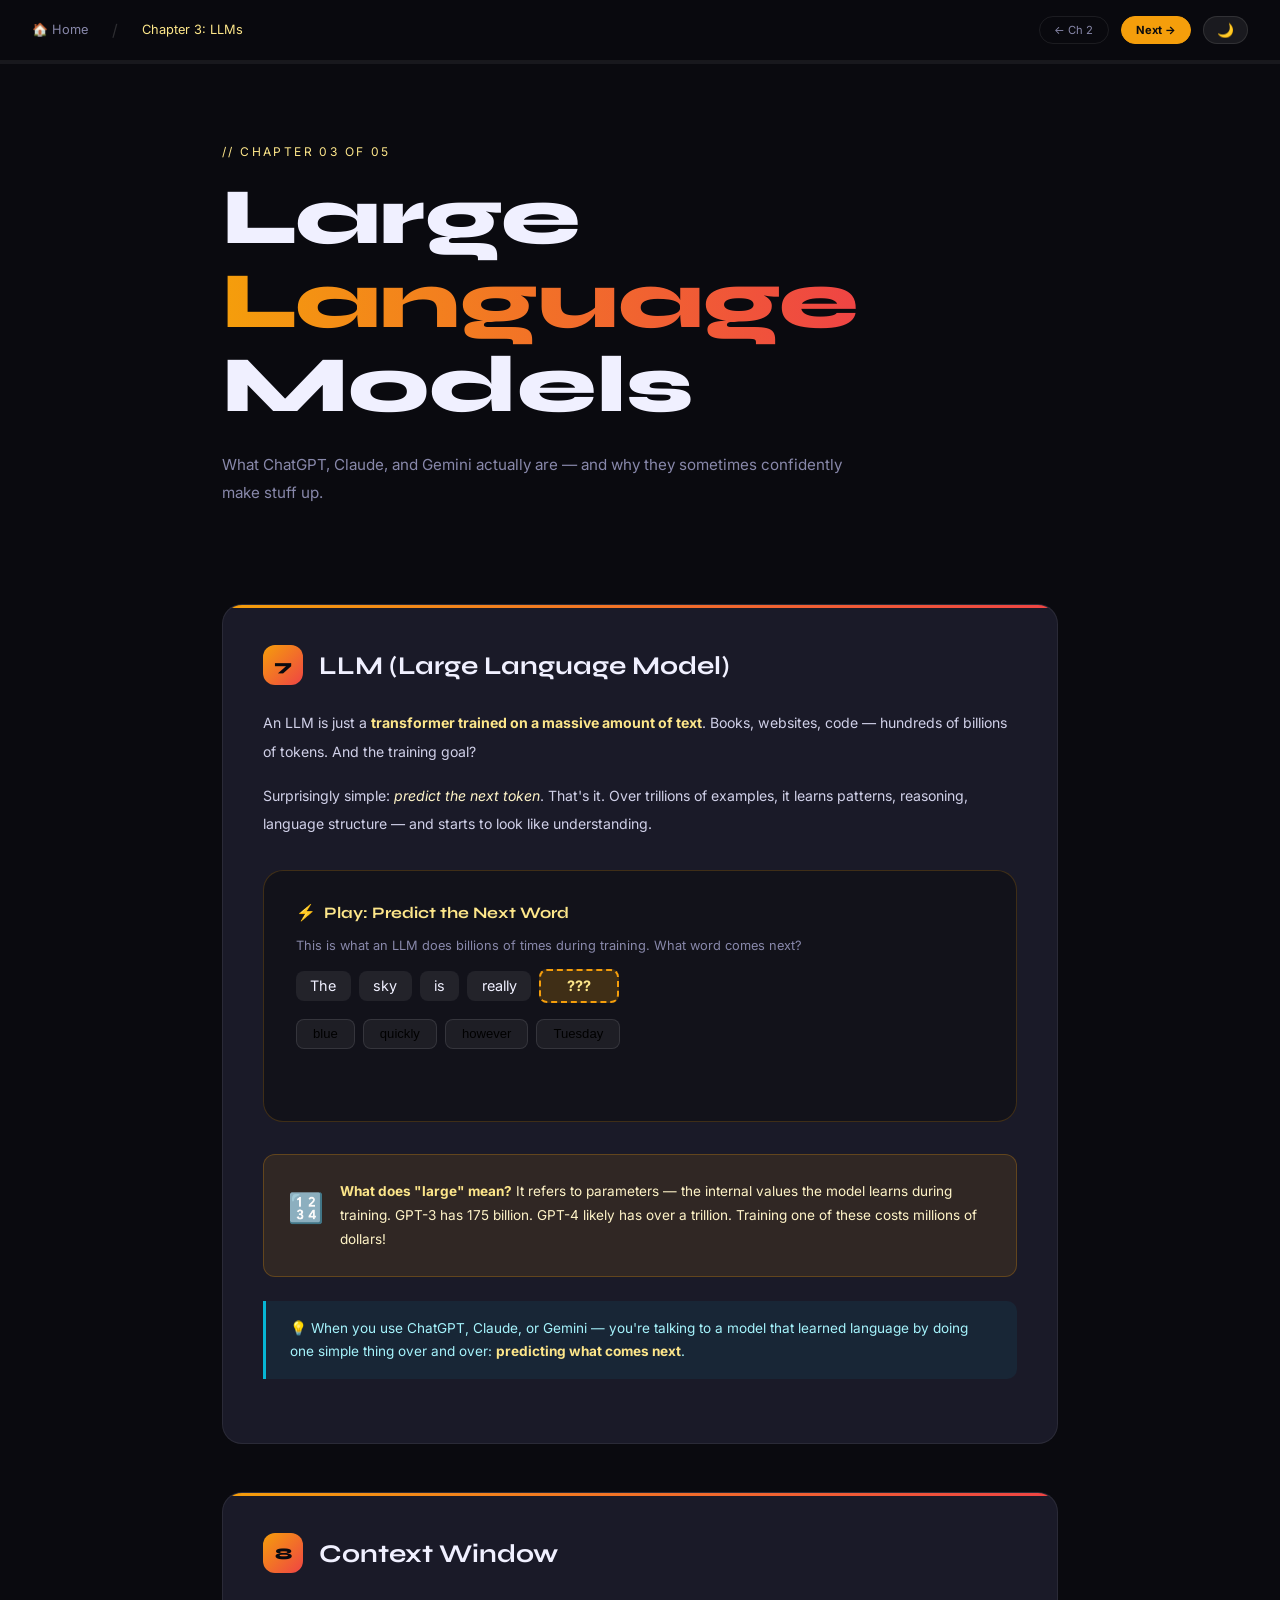
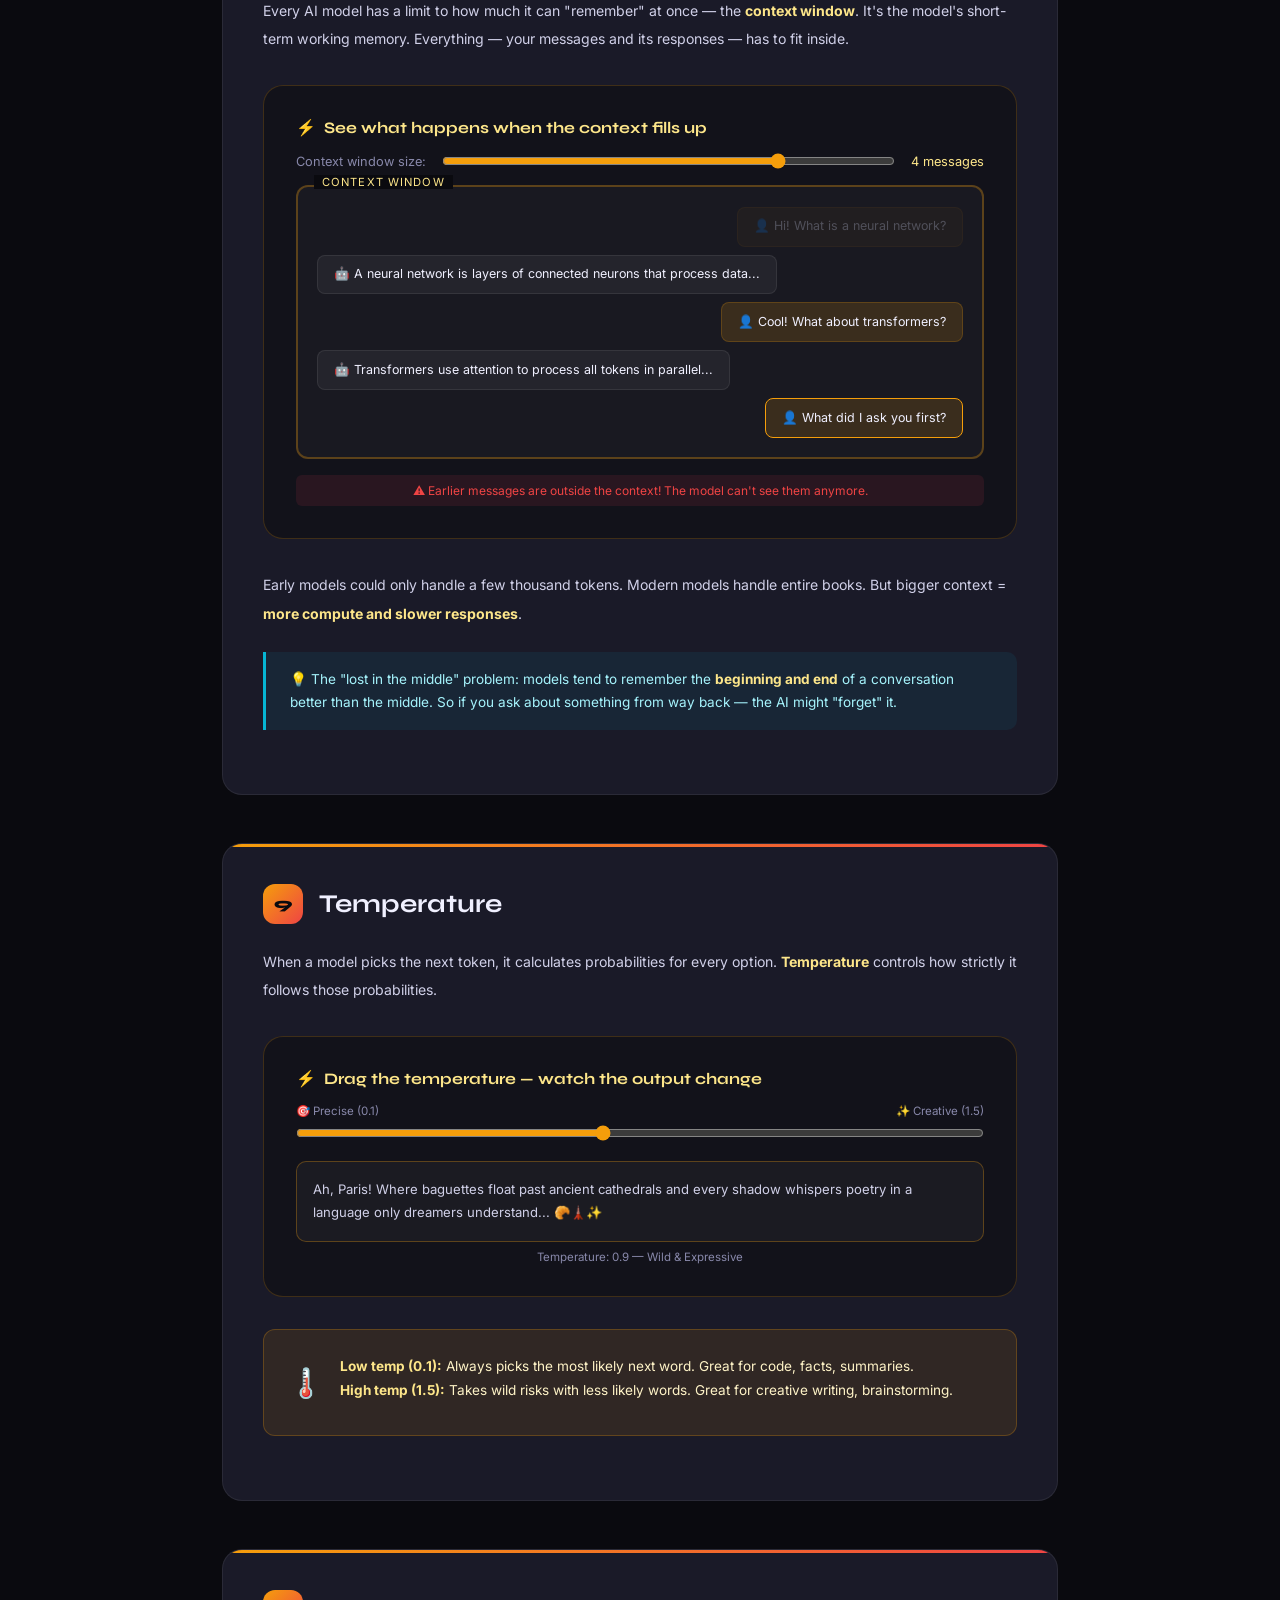
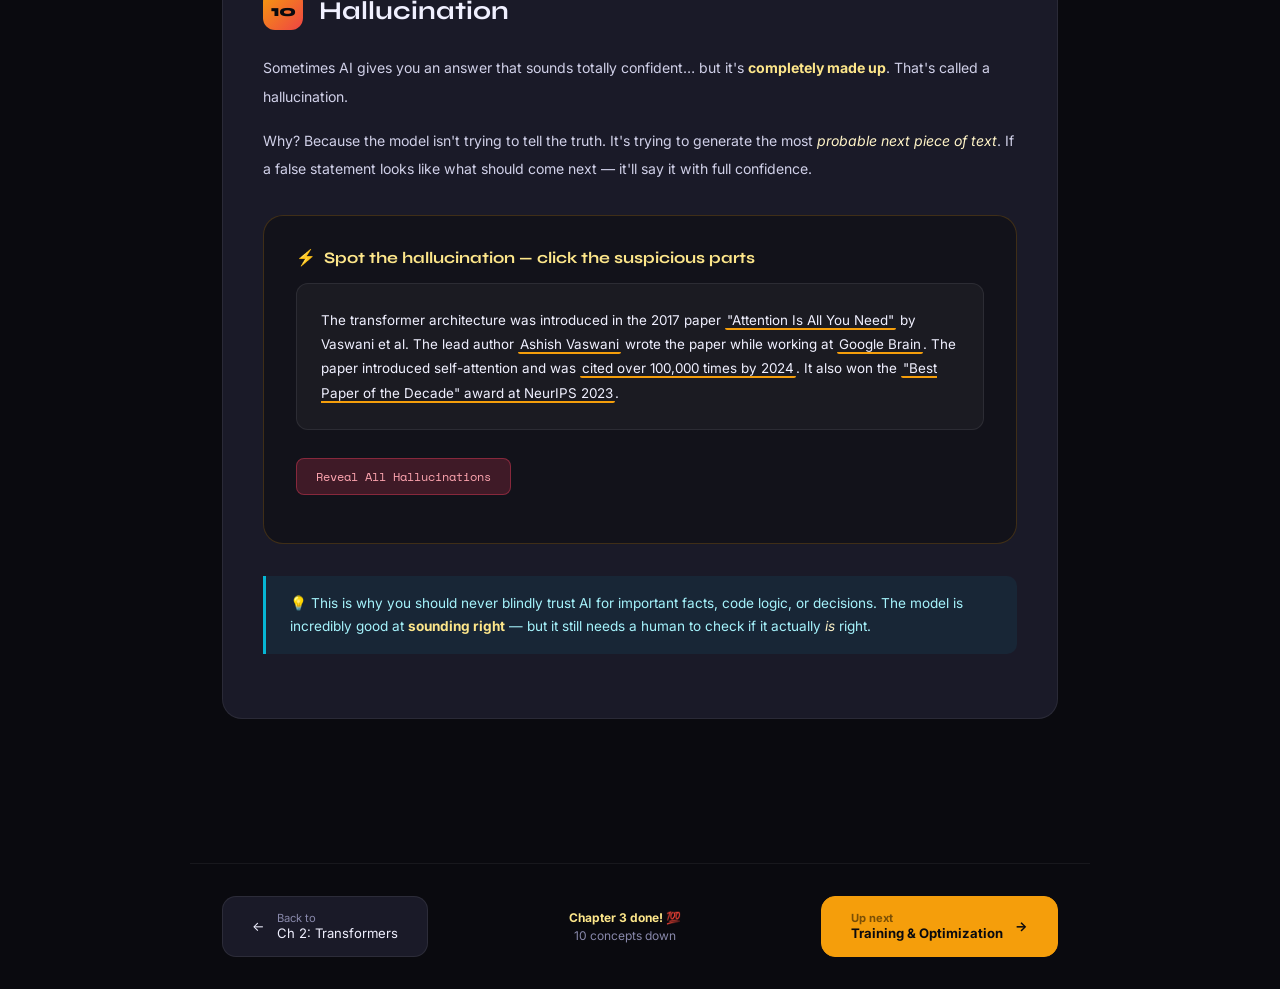
<file: chapter3.html>
<!DOCTYPE html>
<html lang="en">
<head>
  <meta charset="UTF-8">
  <meta name="viewport" content="width=device-width, initial-scale=1.0">
  <title>Chapter 3: Large Language Models 🤖 — AI Basics</title>
  <meta name="description" content="What ChatGPT, Claude, and Gemini actually are — and why they sometimes make stuff up.">
  <meta property="og:title" content="Chapter 3: Large Language Models — AI Basics">
  <meta property="og:description" content="What LLMs are, how context windows work, and why hallucination happens.">
  <meta property="og:type" content="article">
  <meta property="og:image" content="https://ai-basics.org/og-cover.png">
  <meta name="twitter:card" content="summary_large_image">
  <meta name="twitter:image" content="https://ai-basics.org/og-cover.png">
  <meta property="og:url" content="https://ai-basics.org/chapter3.html">
  <meta property="og:site_name" content="AI Basics">
  <meta property="og:locale" content="en_GB">
  <link rel="canonical" href="https://ai-basics.org/chapter3.html">
  <link rel="icon" href="/favicon.ico" sizes="any">
  <link rel="apple-touch-icon" href="/apple-touch-icon.png">
  <meta name="theme-color" content="#0a0a0f">
  <link href="https://fonts.googleapis.com/css2?family=Syne:wght@400;700;800&family=Inter:wght@400;500;600;700&family=Space+Mono:wght@400;700&display=swap" rel="stylesheet">
  <style>
    :root { --bg:#0a0a0f; --surface:#12121a; --card:#1a1a28; --accent:#f59e0b; --accent2:#fde68a; --accent3:#fef3c7; --text:#f0f0ff; --muted:#8888aa; }
    * { margin:0; padding:0; box-sizing:border-box; }
    /* LIGHT MODE */
    body.light { --bg:#f5f5ff; --surface:#ebebf5; --card:#ffffff; --text:#0a0a20; --muted:#55557a; }
    body.light nav { background:rgba(240,240,250,0.92) !important; border-bottom-color:rgba(0,0,0,0.08); }
    body.light .concept { box-shadow:0 4px 20px rgba(0,0,0,0.05); border-color:rgba(0,0,0,0.08); }
    body.light .analogy { background:rgba(244,63,94,0.07); }
    body.light .key-point { background:rgba(6,182,212,0.07); }
    body.light .interactive-box { background:rgba(0,0,0,0.03); }
    /* THEME TOGGLE */
    .theme-toggle { background:rgba(255,255,255,0.07); border:1px solid rgba(255,255,255,0.1); border-radius:100px; padding:0.3rem 0.8rem; cursor:pointer; font-size:0.85rem; color:var(--muted); transition:all 0.2s; }
    .theme-toggle:hover { background:rgba(255,255,255,0.14); color:var(--text); }
    body.light .theme-toggle { background:rgba(0,0,0,0.05); border-color:rgba(0,0,0,0.1); }
    body { background:var(--bg); color:var(--text); font-family:'Inter',sans-serif; overflow-x:hidden; }
    nav { position:sticky; top:0; z-index:100; background:rgba(10,10,15,0.85); backdrop-filter:blur(20px); border-bottom:1px solid rgba(255,255,255,0.06); padding:1rem 2rem; display:flex; align-items:center; gap:1.5rem; flex-wrap:wrap; }
    .nav-home { text-decoration:none; color:var(--muted); font-size:0.8rem; transition:color 0.2s; }
    .nav-home:hover { color:var(--text); }
    .nav-sep { color:rgba(255,255,255,0.15); }
    .nav-current { color:var(--accent2); font-size:0.8rem; }
    .nav-links { margin-left:auto; display:flex; gap:0.75rem; }
    .nav-pill { padding:0.35rem 0.9rem; border-radius:100px; font-size:0.7rem; text-decoration:none; color:var(--muted); border:1px solid rgba(255,255,255,0.08); transition:all 0.2s; }
    .nav-pill:hover { border-color:var(--accent); color:var(--accent2); }
    .nav-pill.next { background:var(--accent); color:#0a0a0f; border-color:var(--accent); font-weight:700; }
    .progress-bar { height:3px; background:rgba(255,255,255,0.06); }
    .progress-fill { height:100%; background:linear-gradient(90deg,var(--accent),#ef4444); width:60%; }
    .chapter-hero { padding:5rem 2rem 3rem; max-width:900px; margin:0 auto; }
    .chapter-num { color:var(--accent2); font-size:0.75rem; letter-spacing:0.2em; margin-bottom:1rem; }
    .chapter-title { font-family:'Syne',sans-serif; font-size:clamp(2.5rem,7vw,5rem); font-weight:800; line-height:1.05; margin-bottom:1.5rem; }
    .chapter-title span { background:linear-gradient(90deg,var(--accent),#ef4444); -webkit-background-clip:text; -webkit-text-fill-color:transparent; background-clip:text; }
    .chapter-intro { color:var(--muted); font-size:0.95rem; line-height:1.9; max-width:640px; }
    .content { max-width:900px; margin:0 auto; padding:3rem 2rem 6rem; }
    .concept { background:var(--card); border:1px solid rgba(255,255,255,0.07); border-radius:20px; padding:2.5rem; margin-bottom:3rem; position:relative; overflow:hidden; animation:slideIn 0.5s ease both; }
    .concept::before { content:''; position:absolute; top:0; left:0; right:0; height:3px; background:linear-gradient(90deg,var(--accent),#ef4444); }
    .concept:nth-child(2){animation-delay:0.1s;} .concept:nth-child(3){animation-delay:0.2s;} .concept:nth-child(4){animation-delay:0.3s;}
    @keyframes slideIn { from{opacity:0;transform:translateY(20px);} to{opacity:1;transform:translateY(0);} }
    .concept-header { display:flex; align-items:center; gap:1rem; margin-bottom:1.5rem; flex-wrap:wrap; }
    .concept-num { background:linear-gradient(135deg,var(--accent),#ef4444); width:40px; height:40px; border-radius:12px; display:flex; align-items:center; justify-content:center; font-family:'Syne',sans-serif; font-weight:800; color:#0a0a0f; flex-shrink:0; }
    .concept-name { font-family:'Syne',sans-serif; font-size:1.6rem; font-weight:700; }
    .concept-body { font-size:0.88rem; color:#d0d0e8; line-height:2; }
    .concept-body p { margin-bottom:1rem; }
    .concept-body strong { color:var(--accent2); }
    .concept-body em { color:var(--accent3); }
    .analogy { background:rgba(245,158,11,0.1); border:1px solid rgba(245,158,11,0.25); border-radius:12px; padding:1.5rem; margin:1.5rem 0; display:flex; gap:1rem; align-items:flex-start; }
    .analogy-icon { font-size:1.8rem; flex-shrink:0; }
    .analogy-content { font-size:0.85rem; line-height:1.8; color:var(--accent3); }
    .analogy-content strong { color:var(--accent2); }
    .key-point { background:rgba(6,182,212,0.08); border-left:3px solid #06b6d4; padding:1rem 1.5rem; margin:1.5rem 0; border-radius:0 10px 10px 0; font-size:0.85rem; color:#a5f3fc; line-height:1.7; }
    .interactive-box { background:var(--surface); border:1px solid rgba(245,158,11,0.2); border-radius:20px; padding:2rem; margin:2rem 0; }
    .interactive-title { font-family:'Syne',sans-serif; font-size:1rem; font-weight:700; color:var(--accent2); margin-bottom:1rem; display:flex; align-items:center; gap:0.5rem; }
    .interactive-title::before { content:'⚡'; }

    /* TOKEN PREDICTOR */
    .prediction-row { display:flex; gap:0.5rem; flex-wrap:wrap; margin-bottom:1rem; align-items:center; }
    .pred-word { font-size:0.9rem; padding:0.4rem 0.9rem; border-radius:8px; }
    .pred-word.context { background:rgba(255,255,255,0.07); }
    .pred-word.blank { background:rgba(245,158,11,0.2); border:2px dashed var(--accent); color:var(--accent2); font-weight:700; min-width:80px; text-align:center; cursor:pointer; }
    .pred-choices { display:flex; gap:0.5rem; flex-wrap:wrap; margin-bottom:1rem; }
    .pred-choice { padding:0.4rem 1rem; border-radius:8px; background:rgba(255,255,255,0.05); border:1px solid rgba(255,255,255,0.1); font-size:0.82rem; cursor:pointer; transition:all 0.2s; }
    .pred-choice:hover { border-color:var(--accent); }
    .pred-choice.correct { background:rgba(16,185,129,0.2); border-color:#10b981; color:#6ee7b7; }
    .pred-choice.wrong { background:rgba(244,63,94,0.15); border-color:#f43f5e; color:#fda4af; }
    .pred-feedback { font-size:0.8rem; color:var(--muted); min-height:24px; }

    /* CONTEXT WINDOW */
    .context-window {
      background:rgba(255,255,255,0.03);
      border:2px solid rgba(245,158,11,0.3);
      border-radius:12px;
      padding:1.2rem;
      position:relative;
      margin:1rem 0;
    }
    .context-window-label {
      position:absolute; top:-12px; left:16px;
      background:var(--bg); padding:0 8px;
      font-size:0.7rem; color:var(--accent2); letter-spacing:0.1em;
    }
    .context-messages { display:flex; flex-direction:column; gap:0.5rem; }
    .ctx-msg { padding:0.6rem 1rem; border-radius:8px; font-size:0.78rem; line-height:1.5; }
    .ctx-msg.user { background:rgba(245,158,11,0.15); border:1px solid rgba(245,158,11,0.2); align-self:flex-end; max-width:70%; }
    .ctx-msg.ai { background:rgba(255,255,255,0.05); border:1px solid rgba(255,255,255,0.08); align-self:flex-start; max-width:80%; }
    .ctx-msg.faded { opacity:0.25; }
    .ctx-msg.highlight { border-color:var(--accent); }
    .ctx-overflow { text-align:center; font-size:0.75rem; color:#ef4444; margin-top:0.5rem; padding:0.5rem; background:rgba(244,63,94,0.1); border-radius:6px; }
    .ctx-slider-row { display:flex; align-items:center; gap:1rem; margin-bottom:1rem; flex-wrap:wrap; }
    .ctx-slider-row label { font-size:0.8rem; color:var(--muted); white-space:nowrap; }
    .ctx-slider-row input { flex:1; accent-color:var(--accent); min-width:100px; }
    .ctx-slider-row span { font-size:0.8rem; color:var(--accent2); white-space:nowrap; }

    /* TEMPERATURE DEMO */
    .temp-slider-wrap { margin:1rem 0; }
    .temp-label { display:flex; justify-content:space-between; font-size:0.72rem; color:var(--muted); margin-bottom:0.4rem; }
    .temp-slider-wrap input { width:100%; accent-color:var(--accent); }
    .temp-output { margin-top:1rem; }
    .temp-box { background:rgba(255,255,255,0.04); border:1px solid rgba(255,255,255,0.08); border-radius:10px; padding:1rem; font-size:0.82rem; line-height:1.8; color:#d0d0e8; min-height:80px; transition:all 0.3s; }
    .temp-level { text-align:center; font-size:0.72rem; color:var(--muted); margin-top:0.5rem; }

    /* HALLUCINATION */
    .halluc-example { position:relative; background:rgba(255,255,255,0.04); border:1px solid rgba(255,255,255,0.08); border-radius:12px; padding:1.5rem; margin:1rem 0; font-size:0.84rem; line-height:1.8; }
    .halluc-word { cursor:pointer; border-bottom:2px solid var(--accent); transition:background 0.2s; padding:0 2px; border-radius:2px; }
    .halluc-word:hover, .halluc-word.revealed { background:rgba(244,63,94,0.25); color:#fda4af; }
    .halluc-tooltip { display:none; position:absolute; bottom:calc(100% + 8px); left:50%; transform:translateX(-50%); background:#1a1a28; border:1px solid rgba(244,63,94,0.4); border-radius:8px; padding:0.6rem 1rem; font-size:0.75rem; color:#fda4af; white-space:nowrap; z-index:10; }
    .halluc-word.revealed + .halluc-tooltip { display:block; }
    .halluc-btn { background:rgba(244,63,94,0.2); border:1px solid rgba(244,63,94,0.4); color:#fda4af; padding:0.5rem 1.2rem; border-radius:8px; cursor:pointer; font-family:'Space Mono',monospace; font-size:0.78rem; margin-top:0.75rem; transition:all 0.2s; }
    .halluc-btn:hover { background:rgba(244,63,94,0.35); }

    .bottom-nav { display:flex; justify-content:space-between; align-items:center; padding:2rem; max-width:900px; margin:0 auto; border-top:1px solid rgba(255,255,255,0.06); flex-wrap:wrap; gap:1rem; }
    .nav-btn { display:flex; align-items:center; gap:0.75rem; padding:0.9rem 1.8rem; border-radius:14px; text-decoration:none; color:var(--text); background:var(--card); border:1px solid rgba(255,255,255,0.08); font-size:0.82rem; transition:all 0.2s; }
    .nav-btn:hover { border-color:var(--accent); }
    .nav-btn.forward { background:var(--accent); border-color:var(--accent); color:#0a0a0f; font-weight:700; }
    .btn-small { font-size:0.7rem; color:var(--muted); }
    .nav-btn.forward .btn-small { color:rgba(0,0,0,0.5); }
  </style>
</head>
<body>
<nav>
  <a href="index.html" class="nav-home">🏠 Home</a>
  <span class="nav-sep">/</span>
  <span class="nav-current">Chapter 3: LLMs</span>
  <div class="nav-links">
    <a href="chapter2.html" class="nav-pill">← Ch 2</a>
    <a href="chapter4.html" class="nav-pill next">Next →</a>
    <button class="theme-toggle" id="themeBtn" onclick="toggleTheme()">🌙</button>
  </div>
</nav>
<div class="progress-bar"><div class="progress-fill" id="progress"></div></div>

<div class="chapter-hero">
  <div class="chapter-num">// CHAPTER 03 OF 05</div>
  <h1 class="chapter-title">Large<br><span>Language</span><br>Models</h1>
  <p class="chapter-intro">What ChatGPT, Claude, and Gemini actually are — and why they sometimes confidently make stuff up.</p>
</div>

<div class="content">

  <!-- CONCEPT 7: LLM -->
  <div class="concept">
    <div class="concept-header">
      <div class="concept-num">7</div>
      <div class="concept-name">LLM (Large Language Model)</div>
    </div>
    <div class="concept-body">
      <p>An LLM is just a <strong>transformer trained on a massive amount of text</strong>. Books, websites, code — hundreds of billions of tokens. And the training goal?</p>
      <p>Surprisingly simple: <em>predict the next token</em>. That's it. Over trillions of examples, it learns patterns, reasoning, language structure — and starts to look like understanding.</p>
    </div>

    <div class="interactive-box">
      <div class="interactive-title">Play: Predict the Next Word</div>
      <p style="font-size:0.8rem;color:var(--muted);margin-bottom:1rem;">This is what an LLM does billions of times during training. What word comes next?</p>
      <div id="pred-area"></div>
    </div>

    <div class="concept-body">
      <div class="analogy">
        <div class="analogy-icon">🔢</div>
        <div class="analogy-content">
          <strong>What does "large" mean?</strong> It refers to parameters — the internal values the model learns during training. GPT-3 has 175 billion. GPT-4 likely has over a trillion. Training one of these costs millions of dollars!
        </div>
      </div>
      <div class="key-point">
        💡 When you use ChatGPT, Claude, or Gemini — you're talking to a model that learned language by doing one simple thing over and over: <strong>predicting what comes next</strong>.
      </div>
    </div>
  </div>

  <!-- CONCEPT 8: Context Window -->
  <div class="concept">
    <div class="concept-header">
      <div class="concept-num">8</div>
      <div class="concept-name">Context Window</div>
    </div>
    <div class="concept-body">
      <p>Every AI model has a limit to how much it can "remember" at once — the <strong>context window</strong>. It's the model's short-term working memory. Everything — your messages and its responses — has to fit inside.</p>
    </div>

    <div class="interactive-box">
      <div class="interactive-title">See what happens when the context fills up</div>
      <div class="ctx-slider-row">
        <label>Context window size:</label>
        <input type="range" min="1" max="5" value="4" id="ctx-slider" oninput="updateContext(this.value)">
        <span id="ctx-label">4 messages</span>
      </div>
      <div class="context-window">
        <div class="context-window-label">CONTEXT WINDOW</div>
        <div class="context-messages" id="ctx-messages"></div>
      </div>
      <div id="ctx-warning" style="display:none" class="ctx-overflow">⚠️ Earlier messages are outside the context! The model can't see them anymore.</div>
    </div>

    <div class="concept-body">
      <p>Early models could only handle a few thousand tokens. Modern models handle entire books. But bigger context = <strong>more compute and slower responses</strong>.</p>
      <div class="key-point">
        💡 The "lost in the middle" problem: models tend to remember the <strong>beginning and end</strong> of a conversation better than the middle. So if you ask about something from way back — the AI might "forget" it.
      </div>
    </div>
  </div>

  <!-- CONCEPT 9: Temperature -->
  <div class="concept">
    <div class="concept-header">
      <div class="concept-num">9</div>
      <div class="concept-name">Temperature</div>
    </div>
    <div class="concept-body">
      <p>When a model picks the next token, it calculates probabilities for every option. <strong>Temperature</strong> controls how strictly it follows those probabilities.</p>
    </div>

    <div class="interactive-box">
      <div class="interactive-title">Drag the temperature — watch the output change</div>
      <div class="temp-slider-wrap">
        <div class="temp-label">
          <span>🎯 Precise (0.1)</span>
          <span>✨ Creative (1.5)</span>
        </div>
        <input type="range" min="1" max="10" value="5" id="temp-slider" oninput="updateTemp(this.value)">
      </div>
      <div class="temp-output">
        <div class="temp-box" id="temp-output-box">Loading...</div>
        <div class="temp-level" id="temp-level">Temperature: 0.5 — Balanced</div>
      </div>
    </div>

    <div class="concept-body">
      <div class="analogy">
        <div class="analogy-icon">🌡️</div>
        <div class="analogy-content">
          <strong>Low temp (0.1):</strong> Always picks the most likely next word. Great for code, facts, summaries.<br>
          <strong>High temp (1.5):</strong> Takes wild risks with less likely words. Great for creative writing, brainstorming.
        </div>
      </div>
    </div>
  </div>

  <!-- CONCEPT 10: Hallucination -->
  <div class="concept">
    <div class="concept-header">
      <div class="concept-num">10</div>
      <div class="concept-name">Hallucination</div>
    </div>
    <div class="concept-body">
      <p>Sometimes AI gives you an answer that sounds totally confident… but it's <strong>completely made up</strong>. That's called a hallucination.</p>
      <p>Why? Because the model isn't trying to tell the truth. It's trying to generate the most <em>probable next piece of text</em>. If a false statement looks like what should come next — it'll say it with full confidence.</p>
    </div>

    <div class="interactive-box">
      <div class="interactive-title">Spot the hallucination — click the suspicious parts</div>
      <div class="halluc-example" id="halluc-text">
        <p>The transformer architecture was introduced in the 2017 paper <span class="halluc-word" onclick="revealHalluc(this, false)">"Attention Is All You Need"</span> by Vaswani et al. The lead author <span class="halluc-word" onclick="revealHalluc(this, true)">Ashish Vaswani</span> wrote the paper while working at <span class="halluc-word" onclick="revealHalluc(this, false)">Google Brain</span>. The paper introduced self-attention and was <span class="halluc-word" onclick="revealHalluc(this, true)">cited over 100,000 times by 2024</span>. It also won the <span class="halluc-word" onclick="revealHalluc(this, false)">"Best Paper of the Decade" award at NeurIPS 2023</span>.</p>
      </div>
      <button class="halluc-btn" onclick="revealAll()">Reveal All Hallucinations</button>
      <div id="halluc-result" style="margin-top:1rem;font-size:0.8rem;color:var(--muted);"></div>
    </div>

    <div class="concept-body">
      <div class="key-point">
        💡 This is why you should never blindly trust AI for important facts, code logic, or decisions. The model is incredibly good at <strong>sounding right</strong> — but it still needs a human to check if it actually <em>is</em> right.
      </div>
    </div>
  </div>
</div>

<div class="bottom-nav">
  <a href="chapter2.html" class="nav-btn">
    <span>←</span>
    <div><div class="btn-small">Back to</div>Ch 2: Transformers</div>
  </a>
  <div style="text-align:center;font-size:0.75rem;color:var(--muted);">
    <div style="color:var(--accent2);font-weight:700;margin-bottom:0.2rem;">Chapter 3 done! 💯</div>
    10 concepts down
  </div>
  <a href="chapter4.html" class="nav-btn forward">
    <div><div class="btn-small">Up next</div>Training & Optimization</div>
    <span>→</span>
  </a>
</div>

<script>
  // Theme toggle
  function toggleTheme() {
    const light = document.body.classList.toggle('light');
    localStorage.setItem('aibasics_theme', light ? 'light' : 'dark');
    document.getElementById('themeBtn').textContent = light ? '☀️' : '🌙';
  }
  if (localStorage.getItem('aibasics_theme') === 'light') {
    document.body.classList.add('light');
    const _b = document.getElementById('themeBtn'); if (_b) _b.textContent = '☀️';
  }
  // Progress bar + chapter 3 completion
  let _done = false;
  window.addEventListener('scroll', () => {
    const p = (window.scrollY / (document.body.scrollHeight - window.innerHeight)) * 100;
    document.getElementById('progress').style.width = Math.min(p,100) + '%';
    if (p >= 85 && !_done) { _done = true; localStorage.setItem('aibasics_ch3_complete', '1'); }
  });

  // PREDICTION GAME
  const questions = [
    { context:'The sky is really', choices:['blue','quickly','however','Tuesday'], answer:'blue' },
    { context:'Neural networks learn by adjusting their', choices:['colors','weights','chairs','songs'], answer:'weights' },
    { context:'GPT stands for Generative Pre-trained', choices:['Transformer','Toaster','Transfer','Template'], answer:'Transformer' },
  ];
  let qIdx = 0;
  function renderQ() {
    const q = questions[qIdx % questions.length];
    document.getElementById('pred-area').innerHTML = `
      <div class="prediction-row">
        ${q.context.split(' ').map(w=>`<span class="pred-word context">${w}</span>`).join('')}
        <span class="pred-word blank" id="blank">???</span>
      </div>
      <div class="pred-choices">
        ${q.choices.map(c=>`<button class="pred-choice" onclick="pickAnswer(this,'${c}','${q.answer}')">${c}</button>`).join('')}
      </div>
      <div class="pred-feedback" id="pred-fb"></div>
    `;
  }
  function pickAnswer(btn, choice, answer) {
    document.querySelectorAll('.pred-choice').forEach(b => b.disabled = true);
    if (choice === answer) {
      btn.classList.add('correct');
      document.getElementById('blank').textContent = choice;
      document.getElementById('pred-fb').innerHTML = '<span style="color:#10b981">✅ Correct! That\'s exactly how an LLM thinks.</span>';
      setTimeout(() => { qIdx++; renderQ(); }, 1800);
    } else {
      btn.classList.add('wrong');
      document.getElementById('pred-fb').innerHTML = '<span style="color:#f43f5e">❌ The model says that\'s less probable. Try again!</span>';
      setTimeout(() => { document.querySelectorAll('.pred-choice').forEach(b => { b.disabled=false; b.classList.remove('wrong'); }); document.getElementById('pred-fb').innerHTML=''; }, 1500);
    }
  }
  renderQ();

  // CONTEXT WINDOW
  const msgs = [
    {role:'user', text:'Hi! What is a neural network?'},
    {role:'ai', text:'A neural network is layers of connected neurons that process data...'},
    {role:'user', text:'Cool! What about transformers?'},
    {role:'ai', text:'Transformers use attention to process all tokens in parallel...'},
    {role:'user', text:'What did I ask you first?'},
  ];
  function updateContext(val) {
    const v = parseInt(val);
    document.getElementById('ctx-label').textContent = v + ' messages';
    const container = document.getElementById('ctx-messages');
    const visible = msgs.slice(-v);
    const hidden = msgs.slice(0, msgs.length - v);
    container.innerHTML = msgs.map((m, i) => {
      const isVisible = msgs.length - i <= v;
      return `<div class="ctx-msg ${m.role} ${isVisible?'':'faded'} ${i===msgs.length-1?'highlight':''}">${m.role==='user'?'👤 ':'🤖 '}${m.text}</div>`;
    }).join('');
    document.getElementById('ctx-warning').style.display = hidden.length > 0 ? 'block' : 'none';
  }
  updateContext(4);

  // TEMPERATURE
  const tempOutputs = [
    { level:'0.1 — Robotic & Predictable', text:'The capital of France is Paris. Paris is a city in Europe. It is the largest city in France.' },
    { level:'0.3 — Focused & Clear', text:'Paris is the capital of France, known for iconic landmarks like the Eiffel Tower and the Louvre museum.' },
    { level:'0.5 — Balanced', text:'Paris, the City of Light, is France\'s vibrant capital — where history meets modern culture along the Seine river.' },
    { level:'0.7 — Creative & Lively', text:'Paris isn\'t just a city — it\'s a feeling. Cobblestone streets, corner cafés, and that certain *je ne sais quoi* that makes every visit unforgettable.' },
    { level:'0.9 — Wild & Expressive', text:'Ah, Paris! Where baguettes float past ancient cathedrals and every shadow whispers poetry in a language only dreamers understand... 🥐🗼✨' },
    { level:'1.1 — Getting Chaotic', text:'Paris! City! The Eiffel glitters at night, croissants spiral through the Seine-kissed air where philosophers once danced among the... cheese?' },
    { level:'1.3 — Unpredictable', text:'Paris, when the moon decides its name is Tuesday, wanders through cobblestoned time-loops whistling forgotten jazz at invisible cafés.' },
    { level:'1.5 — Maximum Chaos 🔥', text:'PARIS. Baguette-sword. The Louvre is a feeling now. Pigeons invented art. River Seine backward = Eniese. Napoleon was 5\'7". Croissant=time.' },
  ];
  function updateTemp(val) {
    const idx = Math.min(parseInt(val) - 1, tempOutputs.length - 1);
    const t = tempOutputs[idx];
    const box = document.getElementById('temp-output-box');
    box.textContent = t.text;
    const temp = (val / 10 * 1.4 + 0.1).toFixed(1);
    box.style.borderColor = val < 4 ? 'rgba(6,182,212,0.3)' : val < 7 ? 'rgba(245,158,11,0.3)' : 'rgba(244,63,94,0.4)';
    document.getElementById('temp-level').textContent = 'Temperature: ' + t.level;
  }
  updateTemp(5);

  // HALLUCINATION
  const hallucData = [
    { isHalluc: false, msg: '✅ TRUE — The paper is genuinely called "Attention Is All You Need"' },
    { isHalluc: false, msg: '✅ TRUE — Ashish Vaswani is the lead author' },
    { isHalluc: false, msg: '✅ TRUE — It was published while at Google Brain' },
    { isHalluc: false, msg: '✅ PROBABLY TRUE — Citation counts are in this range' },
    { isHalluc: true, msg: '❌ HALLUCINATION — No such "Best Paper of the Decade" award exists at NeurIPS 2023. The AI made this up!' },
  ];
  let hallucIdx = 0;
  const hallucWords = document.querySelectorAll('.halluc-word');
  function revealHalluc(el, isTrue) {
    const data = hallucData[hallucIdx++];
    if (!data) return;
    if (data.isHalluc) {
      el.style.background = 'rgba(244,63,94,0.3)';
      el.style.color = '#fda4af';
      el.style.borderBottomColor = '#f43f5e';
    } else {
      el.style.background = 'rgba(16,185,129,0.2)';
      el.style.color = '#6ee7b7';
      el.style.borderBottomColor = '#10b981';
    }
    el.onclick = null;
    document.getElementById('halluc-result').innerHTML = data.msg;
  }
  function revealAll() {
    const words = document.querySelectorAll('.halluc-word');
    words.forEach((w, i) => {
      const d = hallucData[i];
      if (!d) return;
      if (d.isHalluc) { w.style.background='rgba(244,63,94,0.3)'; w.style.color='#fda4af'; w.style.borderBottomColor='#f43f5e'; }
      else { w.style.background='rgba(16,185,129,0.2)'; w.style.color='#6ee7b7'; w.style.borderBottomColor='#10b981'; }
      w.onclick = null;
    });
    document.getElementById('halluc-result').innerHTML = '❌ The last sentence is a hallucination — AI made up a fake award that doesn\'t exist. It sounds real but isn\'t!';
  }
</script>
</body>
</html>
</file>
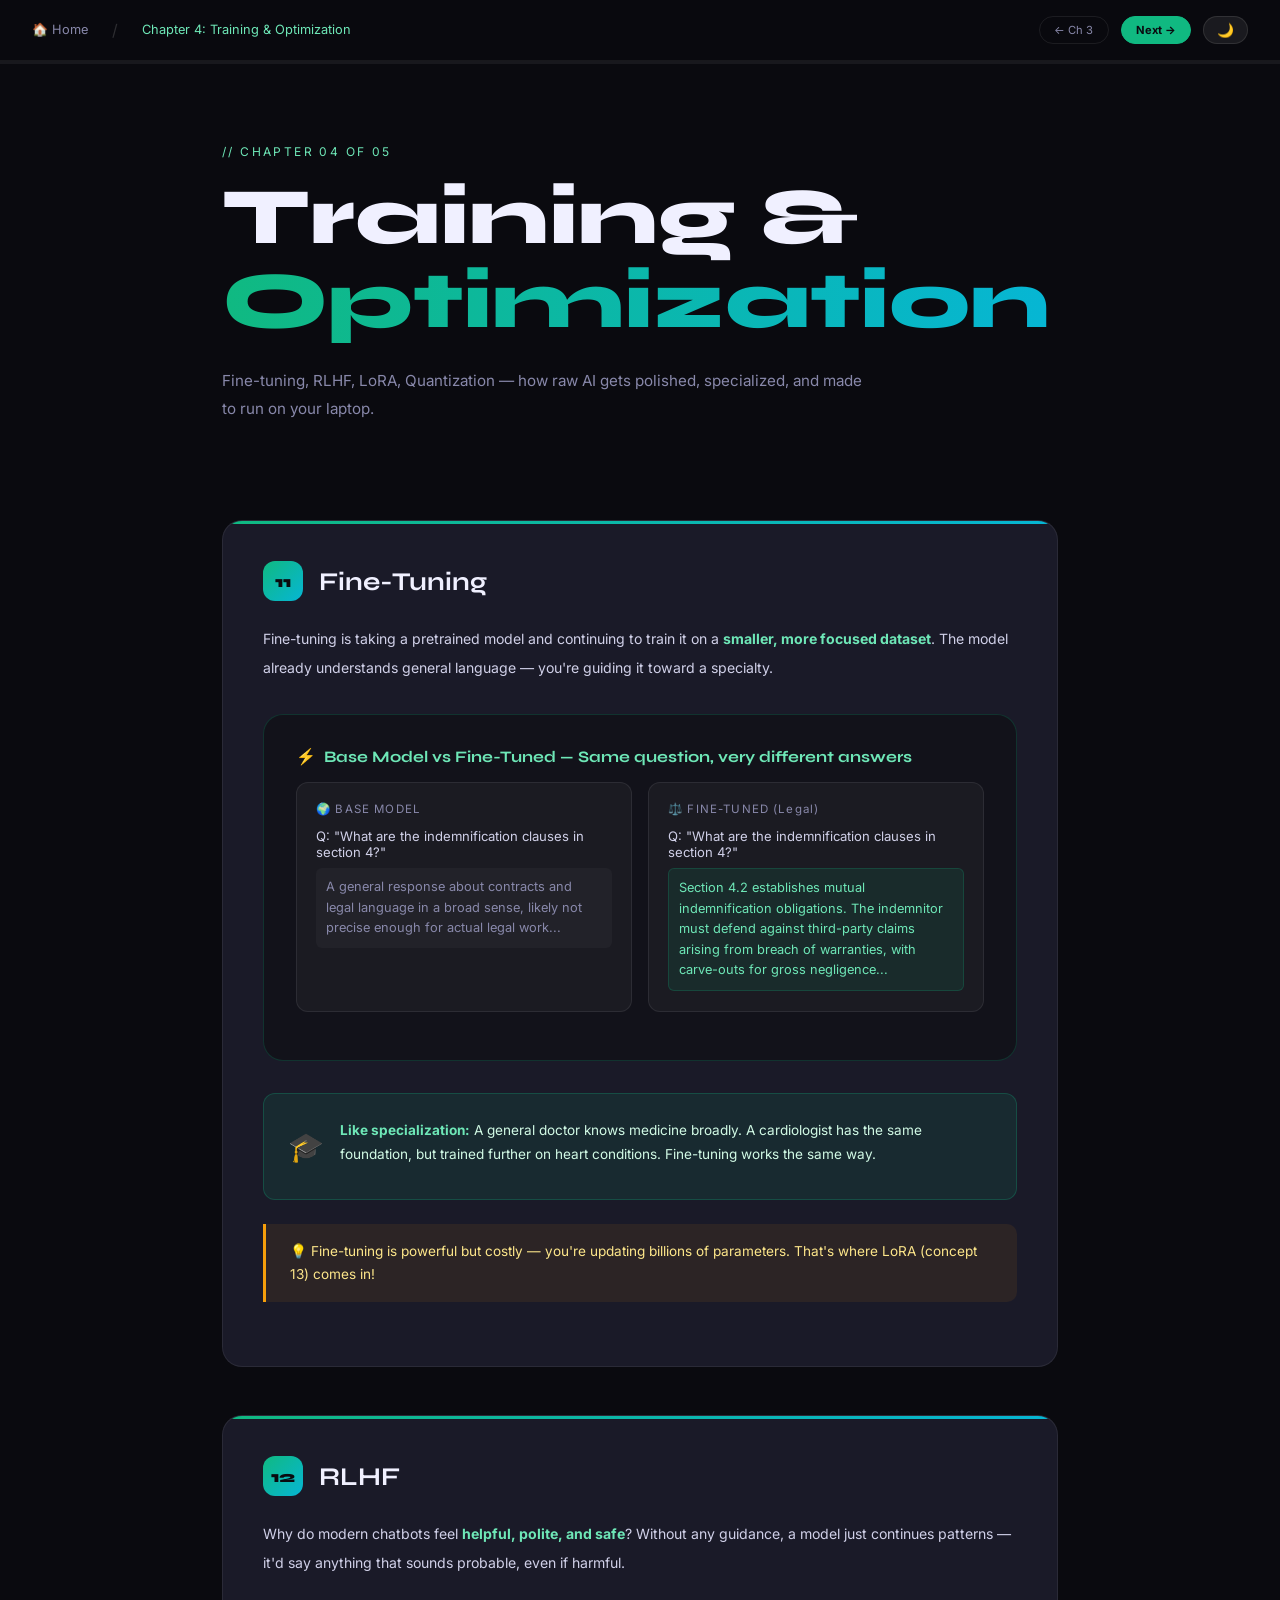
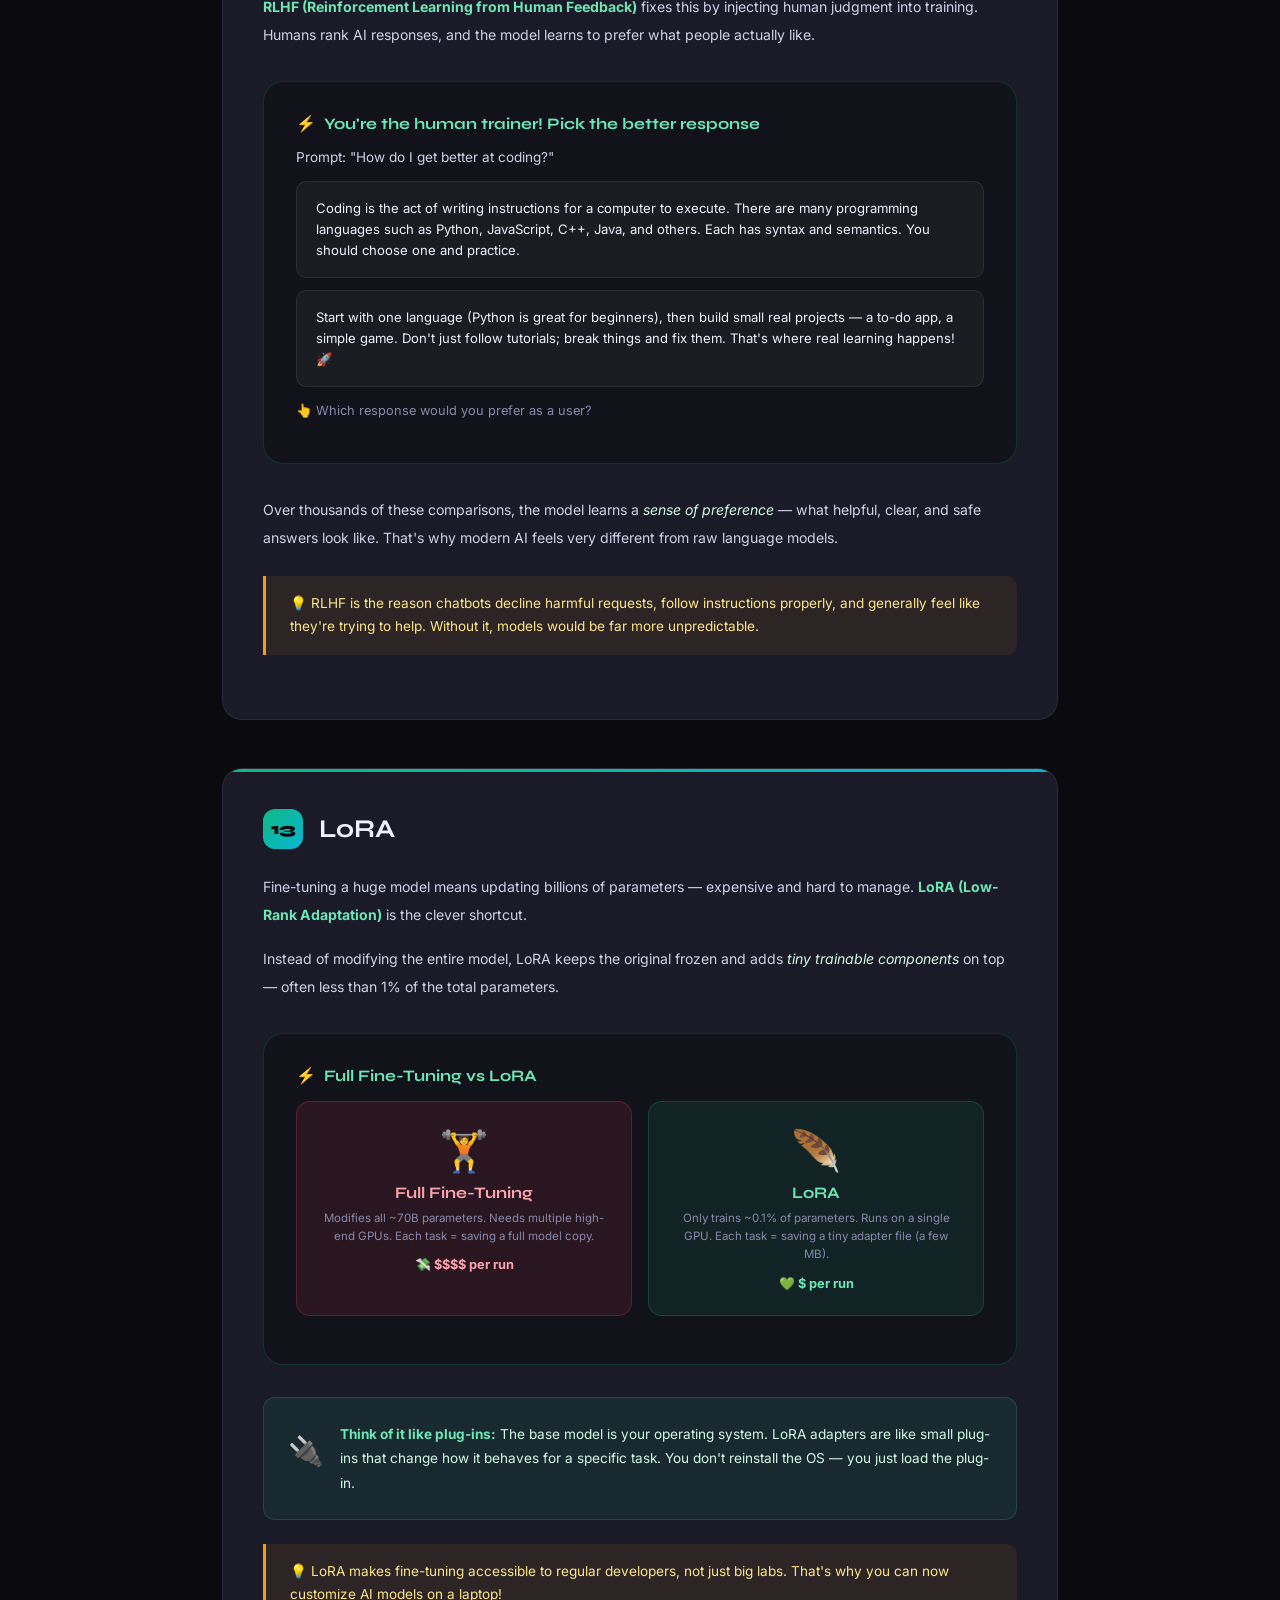
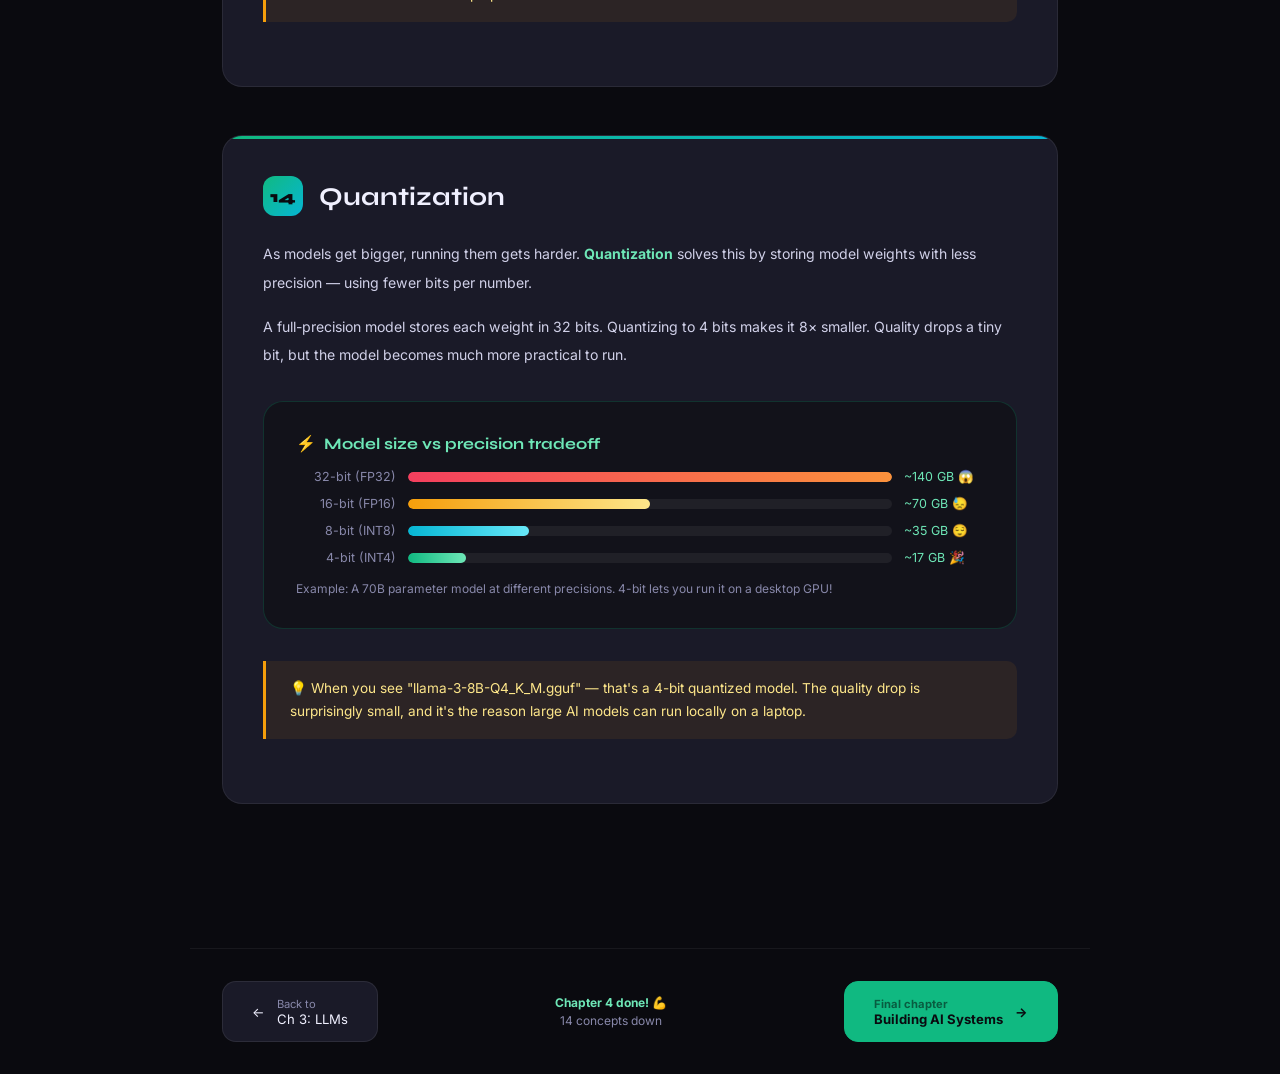
<file: chapter4.html>
<!DOCTYPE html>
<html lang="en">
<head>
  <meta charset="UTF-8">
  <meta name="viewport" content="width=device-width, initial-scale=1.0">
  <title>Chapter 4: Training & Optimization ⚙️ — AI Basics</title>
  <meta name="description" content="Fine-tuning, RLHF, LoRA, Quantization — how AI gets polished, personalized, and made to run on your laptop.">
  <meta property="og:title" content="Chapter 4: Training & Optimization — AI Basics">
  <meta property="og:description" content="Fine-tuning, RLHF, LoRA, Quantization — how raw AI gets polished and specialized.">
  <meta property="og:type" content="article">
  <meta property="og:image" content="https://ai-basics.org/og-cover.png">
  <meta name="twitter:card" content="summary_large_image">
  <meta name="twitter:image" content="https://ai-basics.org/og-cover.png">
  <meta property="og:url" content="https://ai-basics.org/chapter4.html">
  <meta property="og:site_name" content="AI Basics">
  <meta property="og:locale" content="en_GB">
  <link rel="canonical" href="https://ai-basics.org/chapter4.html">
  <link rel="icon" href="/favicon.ico" sizes="any">
  <link rel="apple-touch-icon" href="/apple-touch-icon.png">
  <meta name="theme-color" content="#0a0a0f">
  <link href="https://fonts.googleapis.com/css2?family=Syne:wght@400;700;800&family=Inter:wght@400;500;600;700&family=Space+Mono:wght@400;700&display=swap" rel="stylesheet">
  <style>
    :root { --bg:#0a0a0f; --surface:#12121a; --card:#1a1a28; --accent:#10b981; --accent2:#6ee7b7; --accent3:#d1fae5; --text:#f0f0ff; --muted:#8888aa; }
    * { margin:0; padding:0; box-sizing:border-box; }
    /* LIGHT MODE */
    body.light { --bg:#f5f5ff; --surface:#ebebf5; --card:#ffffff; --text:#0a0a20; --muted:#55557a; }
    body.light nav { background:rgba(240,240,250,0.92) !important; border-bottom-color:rgba(0,0,0,0.08); }
    body.light .concept { box-shadow:0 4px 20px rgba(0,0,0,0.05); border-color:rgba(0,0,0,0.08); }
    body.light .analogy { background:rgba(16,185,129,0.07); }
    body.light .key-point { background:rgba(6,182,212,0.07); }
    body.light .interactive-box { background:rgba(0,0,0,0.03); }
    /* THEME TOGGLE */
    .theme-toggle { background:rgba(255,255,255,0.07); border:1px solid rgba(255,255,255,0.1); border-radius:100px; padding:0.3rem 0.8rem; cursor:pointer; font-size:0.85rem; color:var(--muted); transition:all 0.2s; }
    .theme-toggle:hover { background:rgba(255,255,255,0.14); color:var(--text); }
    body.light .theme-toggle { background:rgba(0,0,0,0.05); border-color:rgba(0,0,0,0.1); }
    body { background:var(--bg); color:var(--text); font-family:'Inter',sans-serif; overflow-x:hidden; }
    nav { position:sticky; top:0; z-index:100; background:rgba(10,10,15,0.85); backdrop-filter:blur(20px); border-bottom:1px solid rgba(255,255,255,0.06); padding:1rem 2rem; display:flex; align-items:center; gap:1.5rem; flex-wrap:wrap; }
    .nav-home { text-decoration:none; color:var(--muted); font-size:0.8rem; }
    .nav-home:hover { color:var(--text); }
    .nav-sep { color:rgba(255,255,255,0.15); }
    .nav-current { color:var(--accent2); font-size:0.8rem; }
    .nav-links { margin-left:auto; display:flex; gap:0.75rem; }
    .nav-pill { padding:0.35rem 0.9rem; border-radius:100px; font-size:0.7rem; text-decoration:none; color:var(--muted); border:1px solid rgba(255,255,255,0.08); transition:all 0.2s; }
    .nav-pill:hover { border-color:var(--accent); color:var(--accent2); }
    .nav-pill.next { background:var(--accent); color:#0a0a0f; border-color:var(--accent); font-weight:700; }
    .progress-bar { height:3px; background:rgba(255,255,255,0.06); }
    .progress-fill { height:100%; background:linear-gradient(90deg,var(--accent),#06b6d4); width:80%; }
    .chapter-hero { padding:5rem 2rem 3rem; max-width:900px; margin:0 auto; }
    .chapter-num { color:var(--accent2); font-size:0.75rem; letter-spacing:0.2em; margin-bottom:1rem; }
    .chapter-title { font-family:'Syne',sans-serif; font-size:clamp(2.5rem,7vw,5rem); font-weight:800; line-height:1.05; margin-bottom:1.5rem; }
    .chapter-title span { background:linear-gradient(90deg,var(--accent),#06b6d4); -webkit-background-clip:text; -webkit-text-fill-color:transparent; background-clip:text; }
    .chapter-intro { color:var(--muted); font-size:0.95rem; line-height:1.9; max-width:640px; }
    .content { max-width:900px; margin:0 auto; padding:3rem 2rem 6rem; }
    .concept { background:var(--card); border:1px solid rgba(255,255,255,0.07); border-radius:20px; padding:2.5rem; margin-bottom:3rem; position:relative; overflow:hidden; animation:slideIn 0.5s ease both; }
    .concept::before { content:''; position:absolute; top:0; left:0; right:0; height:3px; background:linear-gradient(90deg,var(--accent),#06b6d4); }
    .concept:nth-child(2){animation-delay:0.1s;} .concept:nth-child(3){animation-delay:0.2s;} .concept:nth-child(4){animation-delay:0.3s;}
    @keyframes slideIn { from{opacity:0;transform:translateY(20px);} to{opacity:1;transform:translateY(0);} }
    .concept-header { display:flex; align-items:center; gap:1rem; margin-bottom:1.5rem; flex-wrap:wrap; }
    .concept-num { background:linear-gradient(135deg,var(--accent),#06b6d4); width:40px; height:40px; border-radius:12px; display:flex; align-items:center; justify-content:center; font-family:'Syne',sans-serif; font-weight:800; color:#0a0a0f; flex-shrink:0; }
    .concept-name { font-family:'Syne',sans-serif; font-size:1.6rem; font-weight:700; }
    .concept-body { font-size:0.88rem; color:#d0d0e8; line-height:2; }
    .concept-body p { margin-bottom:1rem; }
    .concept-body strong { color:var(--accent2); }
    .concept-body em { color:var(--accent3); }
    .analogy { background:rgba(16,185,129,0.1); border:1px solid rgba(16,185,129,0.25); border-radius:12px; padding:1.5rem; margin:1.5rem 0; display:flex; gap:1rem; align-items:flex-start; }
    .analogy-icon { font-size:1.8rem; flex-shrink:0; }
    .analogy-content { font-size:0.85rem; line-height:1.8; color:var(--accent3); }
    .analogy-content strong { color:var(--accent2); }
    .key-point { background:rgba(245,158,11,0.08); border-left:3px solid #f59e0b; padding:1rem 1.5rem; margin:1.5rem 0; border-radius:0 10px 10px 0; font-size:0.85rem; color:#fde68a; line-height:1.7; }
    .interactive-box { background:var(--surface); border:1px solid rgba(16,185,129,0.2); border-radius:20px; padding:2rem; margin:2rem 0; }
    .interactive-title { font-family:'Syne',sans-serif; font-size:1rem; font-weight:700; color:var(--accent2); margin-bottom:1rem; display:flex; align-items:center; gap:0.5rem; }
    .interactive-title::before { content:'⚡'; }

    /* FINE TUNE DEMO */
    .ft-scenario { display:grid; grid-template-columns:1fr 1fr; gap:1rem; margin:1rem 0; }
    .ft-box { background:rgba(255,255,255,0.04); border:1px solid rgba(255,255,255,0.08); border-radius:12px; padding:1.2rem; }
    .ft-box-title { font-size:0.72rem; letter-spacing:0.1em; color:var(--muted); margin-bottom:0.75rem; }
    .ft-q { font-size:0.82rem; margin-bottom:0.5rem; color:#d0d0e8; }
    .ft-a-base { font-size:0.8rem; color:var(--muted); line-height:1.6; padding:0.6rem; background:rgba(255,255,255,0.03); border-radius:6px; }
    .ft-a-tuned { font-size:0.8rem; color:var(--accent2); line-height:1.6; padding:0.6rem; background:rgba(16,185,129,0.1); border:1px solid rgba(16,185,129,0.2); border-radius:6px; }
    @media(max-width:600px){.ft-scenario{grid-template-columns:1fr;}}

    /* RLHF SORTER */
    .rlhf-q { font-size:0.85rem; color:#d0d0e8; margin-bottom:1rem; }
    .rlhf-options { display:flex; flex-direction:column; gap:0.75rem; }
    .rlhf-opt { background:rgba(255,255,255,0.04); border:1px solid rgba(255,255,255,0.08); border-radius:10px; padding:1rem 1.2rem; font-size:0.82rem; cursor:pointer; transition:all 0.2s; line-height:1.6; display:flex; gap:0.75rem; align-items:flex-start; }
    .rlhf-opt:hover { border-color:var(--accent); }
    .rlhf-opt.preferred { background:rgba(16,185,129,0.15); border-color:var(--accent); }
    .rlhf-opt.rejected { background:rgba(244,63,94,0.08); border-color:rgba(244,63,94,0.3); opacity:0.6; }
    .rlhf-badge { font-size:0.65rem; padding:0.2rem 0.6rem; border-radius:100px; white-space:nowrap; flex-shrink:0; margin-top:0.2rem; }
    .badge-good { background:rgba(16,185,129,0.2); color:var(--accent2); }
    .badge-bad { background:rgba(244,63,94,0.15); color:#fda4af; }
    .rlhf-explain { margin-top:1rem; font-size:0.8rem; color:var(--muted); min-height:28px; }

    /* LORA VIZ */
    .lora-comparison { display:grid; grid-template-columns:1fr 1fr; gap:1rem; margin:1rem 0; }
    .lora-box { border-radius:14px; padding:1.5rem; text-align:center; }
    .lora-box.full { background:rgba(244,63,94,0.1); border:1px solid rgba(244,63,94,0.25); }
    .lora-box.lora { background:rgba(16,185,129,0.1); border:1px solid rgba(16,185,129,0.25); }
    .lora-icon { font-size:2.5rem; margin-bottom:0.5rem; display:block; }
    .lora-title { font-family:'Syne',sans-serif; font-weight:700; margin-bottom:0.4rem; }
    .lora-detail { font-size:0.72rem; color:var(--muted); line-height:1.6; }
    .lora-cost { font-size:0.8rem; margin-top:0.75rem; font-weight:700; }
    .lora-cost.expensive { color:#fda4af; }
    .lora-cost.cheap { color:var(--accent2); }
    @media(max-width:500px){.lora-comparison{grid-template-columns:1fr;}}

    /* QUANTIZATION SLIDER */
    .quant-bar-row { display:flex; flex-direction:column; gap:0.75rem; margin:1rem 0; }
    .quant-bar-item { display:grid; grid-template-columns:100px 1fr 80px; gap:0.75rem; align-items:center; font-size:0.78rem; }
    .quant-bar-label { color:var(--muted); text-align:right; }
    .quant-bar-track { background:rgba(255,255,255,0.06); border-radius:100px; height:10px; overflow:hidden; }
    .quant-bar-fill { height:100%; border-radius:100px; transition:width 1s ease; }
    .quant-bar-val { color:var(--accent2); }

    .bottom-nav { display:flex; justify-content:space-between; align-items:center; padding:2rem; max-width:900px; margin:0 auto; border-top:1px solid rgba(255,255,255,0.06); flex-wrap:wrap; gap:1rem; }
    .nav-btn { display:flex; align-items:center; gap:0.75rem; padding:0.9rem 1.8rem; border-radius:14px; text-decoration:none; color:var(--text); background:var(--card); border:1px solid rgba(255,255,255,0.08); font-size:0.82rem; transition:all 0.2s; }
    .nav-btn:hover { border-color:var(--accent); }
    .nav-btn.forward { background:var(--accent); border-color:var(--accent); color:#0a0a0f; font-weight:700; }
    .btn-small { font-size:0.7rem; color:var(--muted); }
    .nav-btn.forward .btn-small { color:rgba(0,0,0,0.5); }
  </style>
</head>
<body>
<nav>
  <a href="index.html" class="nav-home">🏠 Home</a>
  <span class="nav-sep">/</span>
  <span class="nav-current">Chapter 4: Training & Optimization</span>
  <div class="nav-links">
    <a href="chapter3.html" class="nav-pill">← Ch 3</a>
    <a href="chapter5.html" class="nav-pill next">Next →</a>
    <button class="theme-toggle" id="themeBtn" onclick="toggleTheme()">🌙</button>
  </div>
</nav>
<div class="progress-bar"><div class="progress-fill" id="progress"></div></div>

<div class="chapter-hero">
  <div class="chapter-num">// CHAPTER 04 OF 05</div>
  <h1 class="chapter-title">Training &<br><span>Optimization</span></h1>
  <p class="chapter-intro">Fine-tuning, RLHF, LoRA, Quantization — how raw AI gets polished, specialized, and made to run on your laptop.</p>
</div>

<div class="content">

  <!-- CONCEPT 11: Fine-Tuning -->
  <div class="concept">
    <div class="concept-header">
      <div class="concept-num">11</div>
      <div class="concept-name">Fine-Tuning</div>
    </div>
    <div class="concept-body">
      <p>Fine-tuning is taking a pretrained model and continuing to train it on a <strong>smaller, more focused dataset</strong>. The model already understands general language — you're guiding it toward a specialty.</p>
    </div>

    <div class="interactive-box">
      <div class="interactive-title">Base Model vs Fine-Tuned — Same question, very different answers</div>
      <div class="ft-scenario">
        <div class="ft-box">
          <div class="ft-box-title">🌍 BASE MODEL</div>
          <div class="ft-q">Q: "What are the indemnification clauses in section 4?"</div>
          <div class="ft-a-base">A general response about contracts and legal language in a broad sense, likely not precise enough for actual legal work...</div>
        </div>
        <div class="ft-box">
          <div class="ft-box-title">⚖️ FINE-TUNED (Legal)</div>
          <div class="ft-q">Q: "What are the indemnification clauses in section 4?"</div>
          <div class="ft-a-tuned">Section 4.2 establishes mutual indemnification obligations. The indemnitor must defend against third-party claims arising from breach of warranties, with carve-outs for gross negligence...</div>
        </div>
      </div>
    </div>

    <div class="concept-body">
      <div class="analogy">
        <div class="analogy-icon">🎓</div>
        <div class="analogy-content">
          <strong>Like specialization:</strong> A general doctor knows medicine broadly. A cardiologist has the same foundation, but trained further on heart conditions. Fine-tuning works the same way.
        </div>
      </div>
      <div class="key-point">
        💡 Fine-tuning is powerful but costly — you're updating billions of parameters. That's where LoRA (concept 13) comes in!
      </div>
    </div>
  </div>

  <!-- CONCEPT 12: RLHF -->
  <div class="concept">
    <div class="concept-header">
      <div class="concept-num">12</div>
      <div class="concept-name">RLHF</div>
    </div>
    <div class="concept-body">
      <p>Why do modern chatbots feel <strong>helpful, polite, and safe</strong>? Without any guidance, a model just continues patterns — it'd say anything that sounds probable, even if harmful.</p>
      <p><strong>RLHF (Reinforcement Learning from Human Feedback)</strong> fixes this by injecting human judgment into training. Humans rank AI responses, and the model learns to prefer what people actually like.</p>
    </div>

    <div class="interactive-box">
      <div class="interactive-title">You're the human trainer! Pick the better response</div>
      <div class="rlhf-q">Prompt: "How do I get better at coding?"</div>
      <div class="rlhf-options" id="rlhf-opts">
        <div class="rlhf-opt" onclick="pickRLHF(this, false)">
          <span>Coding is the act of writing instructions for a computer to execute. There are many programming languages such as Python, JavaScript, C++, Java, and others. Each has syntax and semantics. You should choose one and practice.</span>
        </div>
        <div class="rlhf-opt" onclick="pickRLHF(this, true)">
          <span>Start with one language (Python is great for beginners), then build small real projects — a to-do app, a simple game. Don't just follow tutorials; break things and fix them. That's where real learning happens! 🚀</span>
        </div>
      </div>
      <div class="rlhf-explain" id="rlhf-explain">👆 Which response would you prefer as a user?</div>
    </div>

    <div class="concept-body">
      <p>Over thousands of these comparisons, the model learns a <em>sense of preference</em> — what helpful, clear, and safe answers look like. That's why modern AI feels very different from raw language models.</p>
      <div class="key-point">
        💡 RLHF is the reason chatbots decline harmful requests, follow instructions properly, and generally feel like they're trying to help. Without it, models would be far more unpredictable.
      </div>
    </div>
  </div>

  <!-- CONCEPT 13: LoRA -->
  <div class="concept">
    <div class="concept-header">
      <div class="concept-num">13</div>
      <div class="concept-name">LoRA</div>
    </div>
    <div class="concept-body">
      <p>Fine-tuning a huge model means updating billions of parameters — expensive and hard to manage. <strong>LoRA (Low-Rank Adaptation)</strong> is the clever shortcut.</p>
      <p>Instead of modifying the entire model, LoRA keeps the original frozen and adds <em>tiny trainable components</em> on top — often less than 1% of the total parameters.</p>
    </div>

    <div class="interactive-box">
      <div class="interactive-title">Full Fine-Tuning vs LoRA</div>
      <div class="lora-comparison">
        <div class="lora-box full">
          <span class="lora-icon">🏋️</span>
          <div class="lora-title" style="color:#fda4af">Full Fine-Tuning</div>
          <div class="lora-detail">Modifies all ~70B parameters. Needs multiple high-end GPUs. Each task = saving a full model copy.</div>
          <div class="lora-cost expensive">💸 $$$$ per run</div>
        </div>
        <div class="lora-box lora">
          <span class="lora-icon">🪶</span>
          <div class="lora-title" style="color:var(--accent2)">LoRA</div>
          <div class="lora-detail">Only trains ~0.1% of parameters. Runs on a single GPU. Each task = saving a tiny adapter file (a few MB).</div>
          <div class="lora-cost cheap">💚 $ per run</div>
        </div>
      </div>
    </div>

    <div class="concept-body">
      <div class="analogy">
        <div class="analogy-icon">🔌</div>
        <div class="analogy-content">
          <strong>Think of it like plug-ins:</strong> The base model is your operating system. LoRA adapters are like small plug-ins that change how it behaves for a specific task. You don't reinstall the OS — you just load the plug-in.
        </div>
      </div>
      <div class="key-point">
        💡 LoRA makes fine-tuning accessible to regular developers, not just big labs. That's why you can now customize AI models on a laptop!
      </div>
    </div>
  </div>

  <!-- CONCEPT 14: Quantization -->
  <div class="concept">
    <div class="concept-header">
      <div class="concept-num">14</div>
      <div class="concept-name">Quantization</div>
    </div>
    <div class="concept-body">
      <p>As models get bigger, running them gets harder. <strong>Quantization</strong> solves this by storing model weights with less precision — using fewer bits per number.</p>
      <p>A full-precision model stores each weight in 32 bits. Quantizing to 4 bits makes it 8× smaller. Quality drops a tiny bit, but the model becomes much more practical to run.</p>
    </div>

    <div class="interactive-box">
      <div class="interactive-title">Model size vs precision tradeoff</div>
      <div class="quant-bar-row" id="quant-bars">
        <div class="quant-bar-item">
          <div class="quant-bar-label">32-bit (FP32)</div>
          <div class="quant-bar-track"><div class="quant-bar-fill" style="width:100%;background:linear-gradient(90deg,#f43f5e,#fb923c);"></div></div>
          <div class="quant-bar-val">~140 GB 😱</div>
        </div>
        <div class="quant-bar-item">
          <div class="quant-bar-label">16-bit (FP16)</div>
          <div class="quant-bar-track"><div class="quant-bar-fill" style="width:50%;background:linear-gradient(90deg,#f59e0b,#fde68a);"></div></div>
          <div class="quant-bar-val">~70 GB 😓</div>
        </div>
        <div class="quant-bar-item">
          <div class="quant-bar-label">8-bit (INT8)</div>
          <div class="quant-bar-track"><div class="quant-bar-fill" style="width:25%;background:linear-gradient(90deg,#06b6d4,#67e8f9);"></div></div>
          <div class="quant-bar-val">~35 GB 😌</div>
        </div>
        <div class="quant-bar-item">
          <div class="quant-bar-label">4-bit (INT4)</div>
          <div class="quant-bar-track"><div class="quant-bar-fill" style="width:12%;background:linear-gradient(90deg,#10b981,#6ee7b7);"></div></div>
          <div class="quant-bar-val">~17 GB 🎉</div>
        </div>
      </div>
      <p style="font-size:0.75rem;color:var(--muted);margin-top:0.75rem;">Example: A 70B parameter model at different precisions. 4-bit lets you run it on a desktop GPU!</p>
    </div>

    <div class="concept-body">
      <div class="key-point">
        💡 When you see "llama-3-8B-Q4_K_M.gguf" — that's a 4-bit quantized model. The quality drop is surprisingly small, and it's the reason large AI models can run locally on a laptop.
      </div>
    </div>
  </div>
</div>

<div class="bottom-nav">
  <a href="chapter3.html" class="nav-btn">
    <span>←</span>
    <div><div class="btn-small">Back to</div>Ch 3: LLMs</div>
  </a>
  <div style="text-align:center;font-size:0.75rem;color:var(--muted);">
    <div style="color:var(--accent2);font-weight:700;margin-bottom:0.2rem;">Chapter 4 done! 💪</div>
    14 concepts down
  </div>
  <a href="chapter5.html" class="nav-btn forward">
    <div><div class="btn-small">Final chapter</div>Building AI Systems</div>
    <span>→</span>
  </a>
</div>

<script>
  // Theme toggle
  function toggleTheme() {
    const light = document.body.classList.toggle('light');
    localStorage.setItem('aibasics_theme', light ? 'light' : 'dark');
    document.getElementById('themeBtn').textContent = light ? '☀️' : '🌙';
  }
  if (localStorage.getItem('aibasics_theme') === 'light') {
    document.body.classList.add('light');
    const _b = document.getElementById('themeBtn'); if (_b) _b.textContent = '☀️';
  }
  // Progress bar + chapter 4 completion
  let _done = false;
  window.addEventListener('scroll', () => {
    const p = (window.scrollY / (document.body.scrollHeight - window.innerHeight)) * 100;
    document.getElementById('progress').style.width = Math.min(p,100) + '%';
    if (p >= 85 && !_done) { _done = true; localStorage.setItem('aibasics_ch4_complete', '1'); }
  });

  function pickRLHF(el, isGood) {
    document.querySelectorAll('.rlhf-opt').forEach(o => o.style.pointerEvents='none');
    if (isGood) {
      el.classList.add('preferred');
      const b = document.createElement('span'); b.className='rlhf-badge badge-good'; b.textContent='✅ Preferred';
      el.prepend(b);
      document.getElementById('rlhf-explain').innerHTML = '<span style="color:#6ee7b7">Great pick! This is helpful, actionable, and encouraging. The model learns to give answers like this more often.</span>';
    } else {
      el.classList.add('rejected');
      const b = document.createElement('span'); b.className='rlhf-badge badge-bad'; b.textContent='❌ Not preferred';
      el.prepend(b);
      document.getElementById('rlhf-explain').innerHTML = '<span style="color:#fda4af">This is technically correct but not actually helpful. Too generic! Try the other one.</span>';
      setTimeout(() => {
        document.querySelectorAll('.rlhf-opt').forEach(o => o.style.pointerEvents='auto');
        el.classList.remove('rejected'); el.querySelector('.rlhf-badge')?.remove();
        document.getElementById('rlhf-explain').textContent = '👆 Which response would you prefer as a user?';
      }, 1800);
    }
  }
</script>
</body>
</html>
</file>
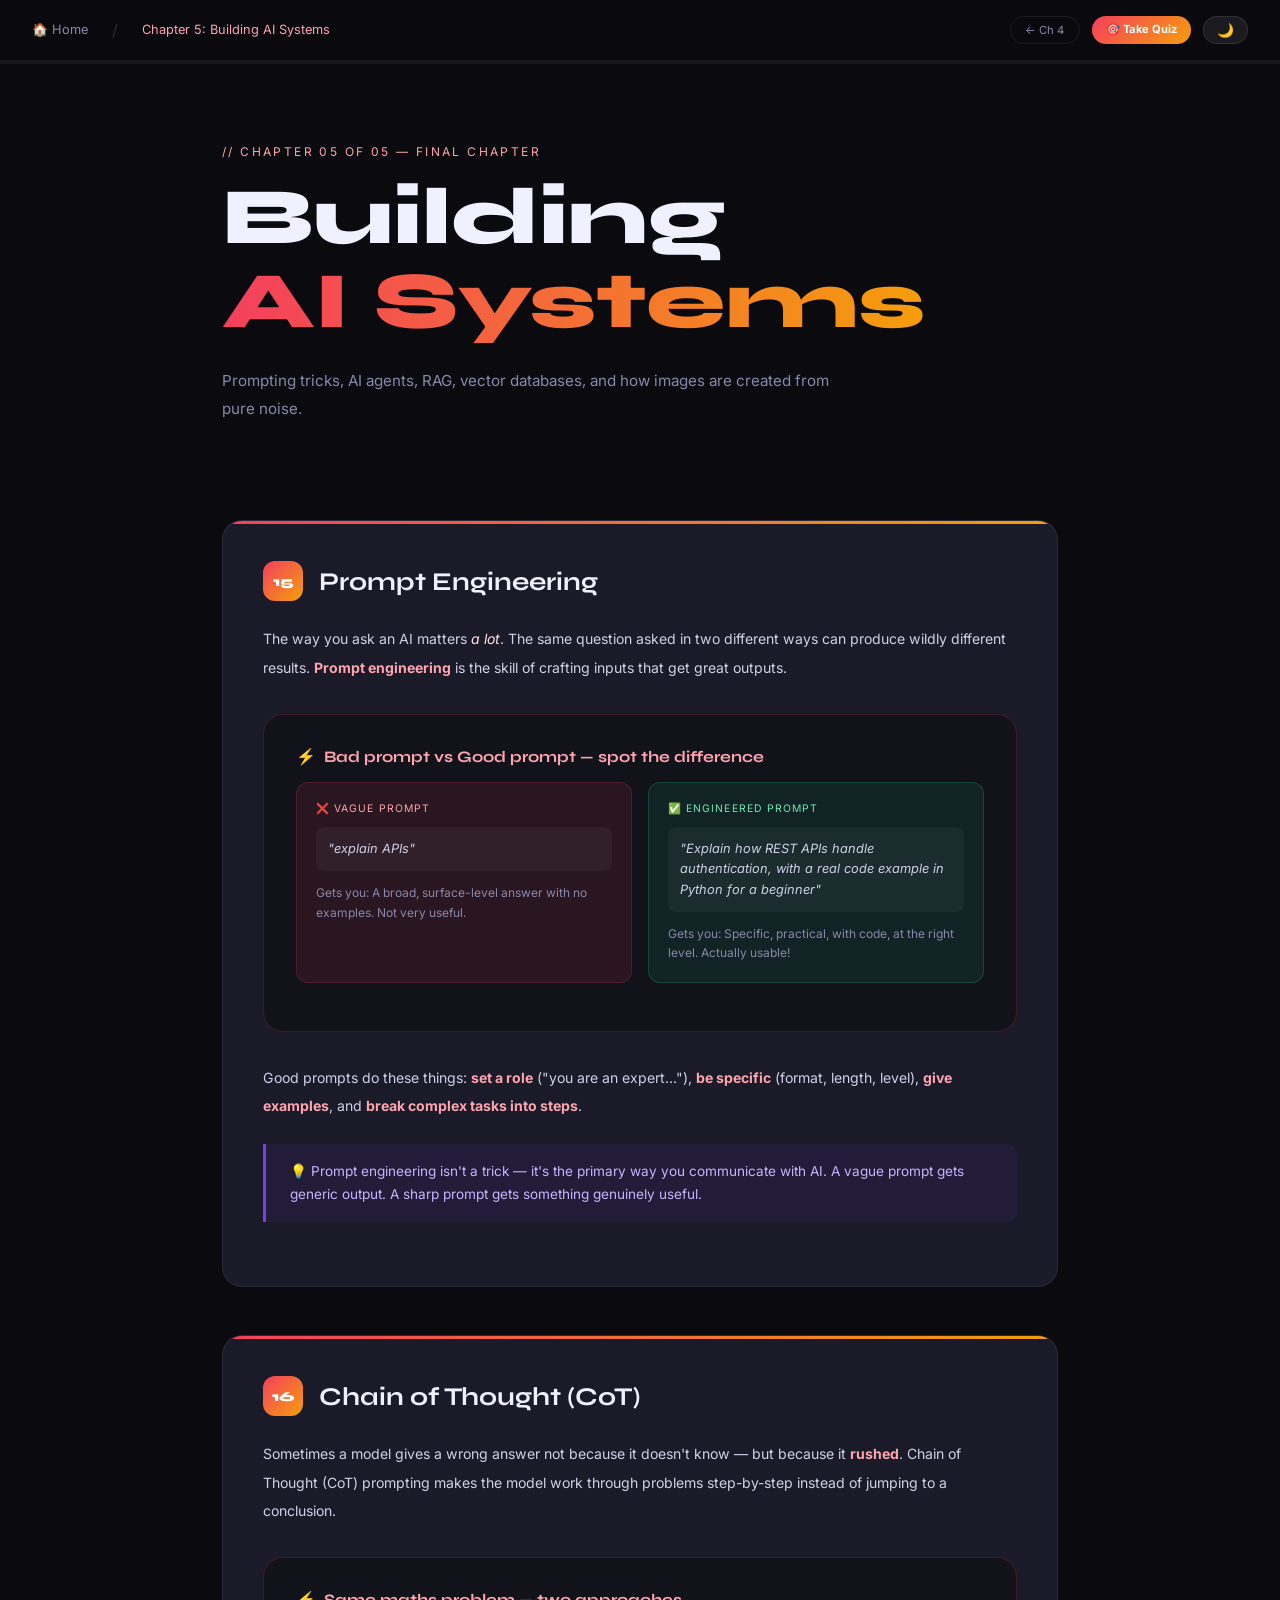
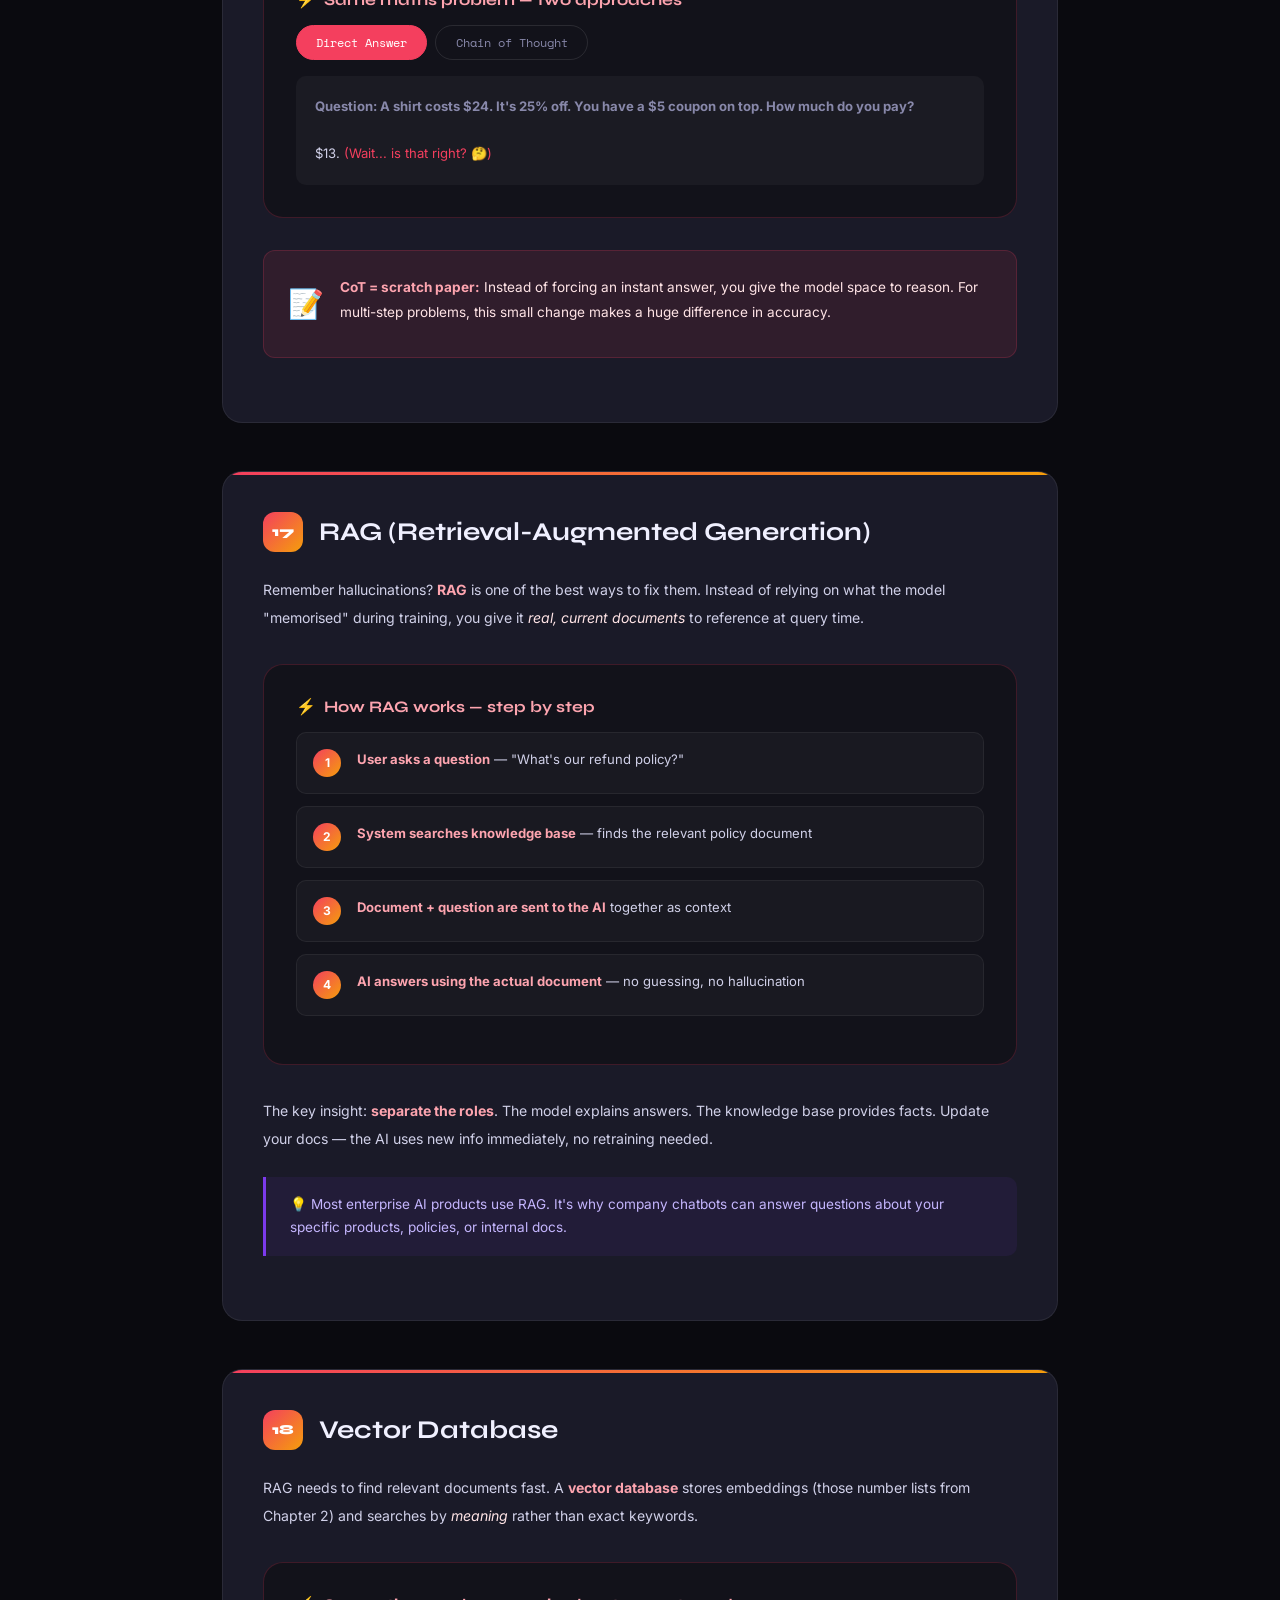
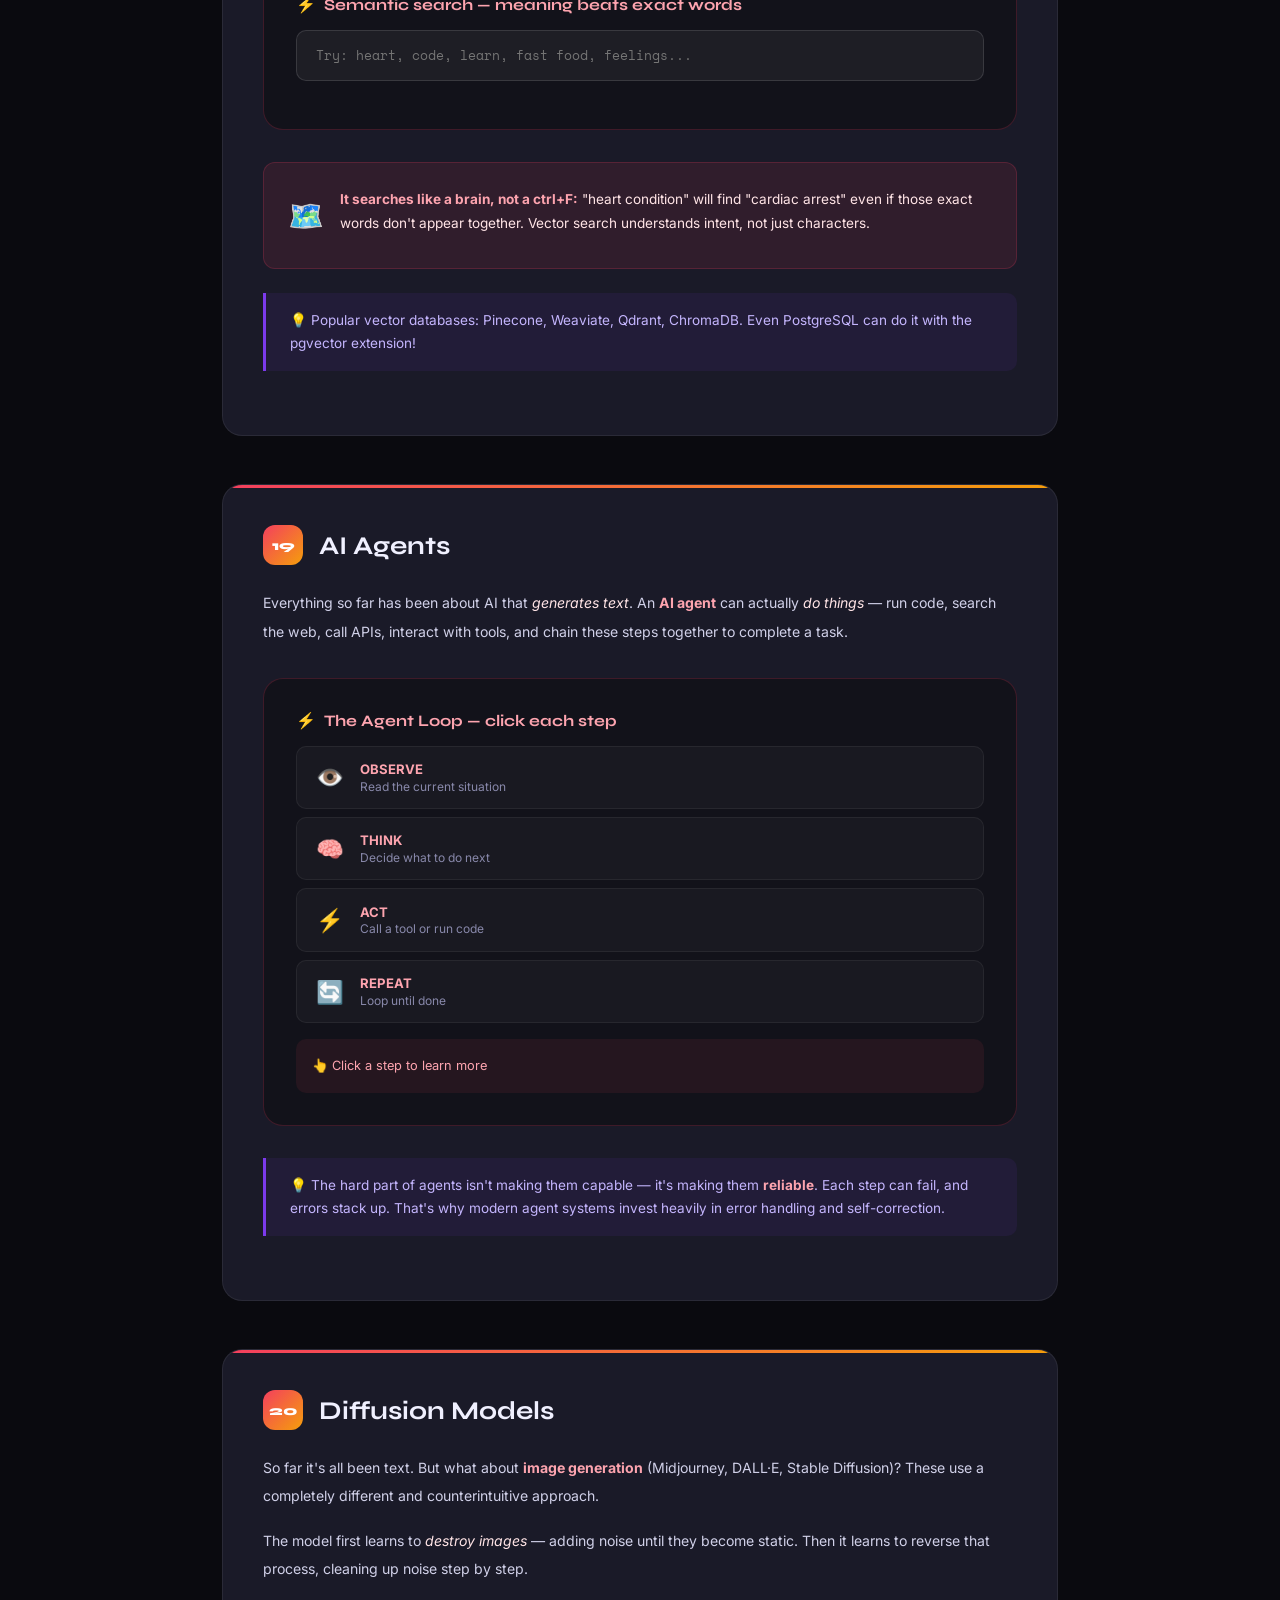
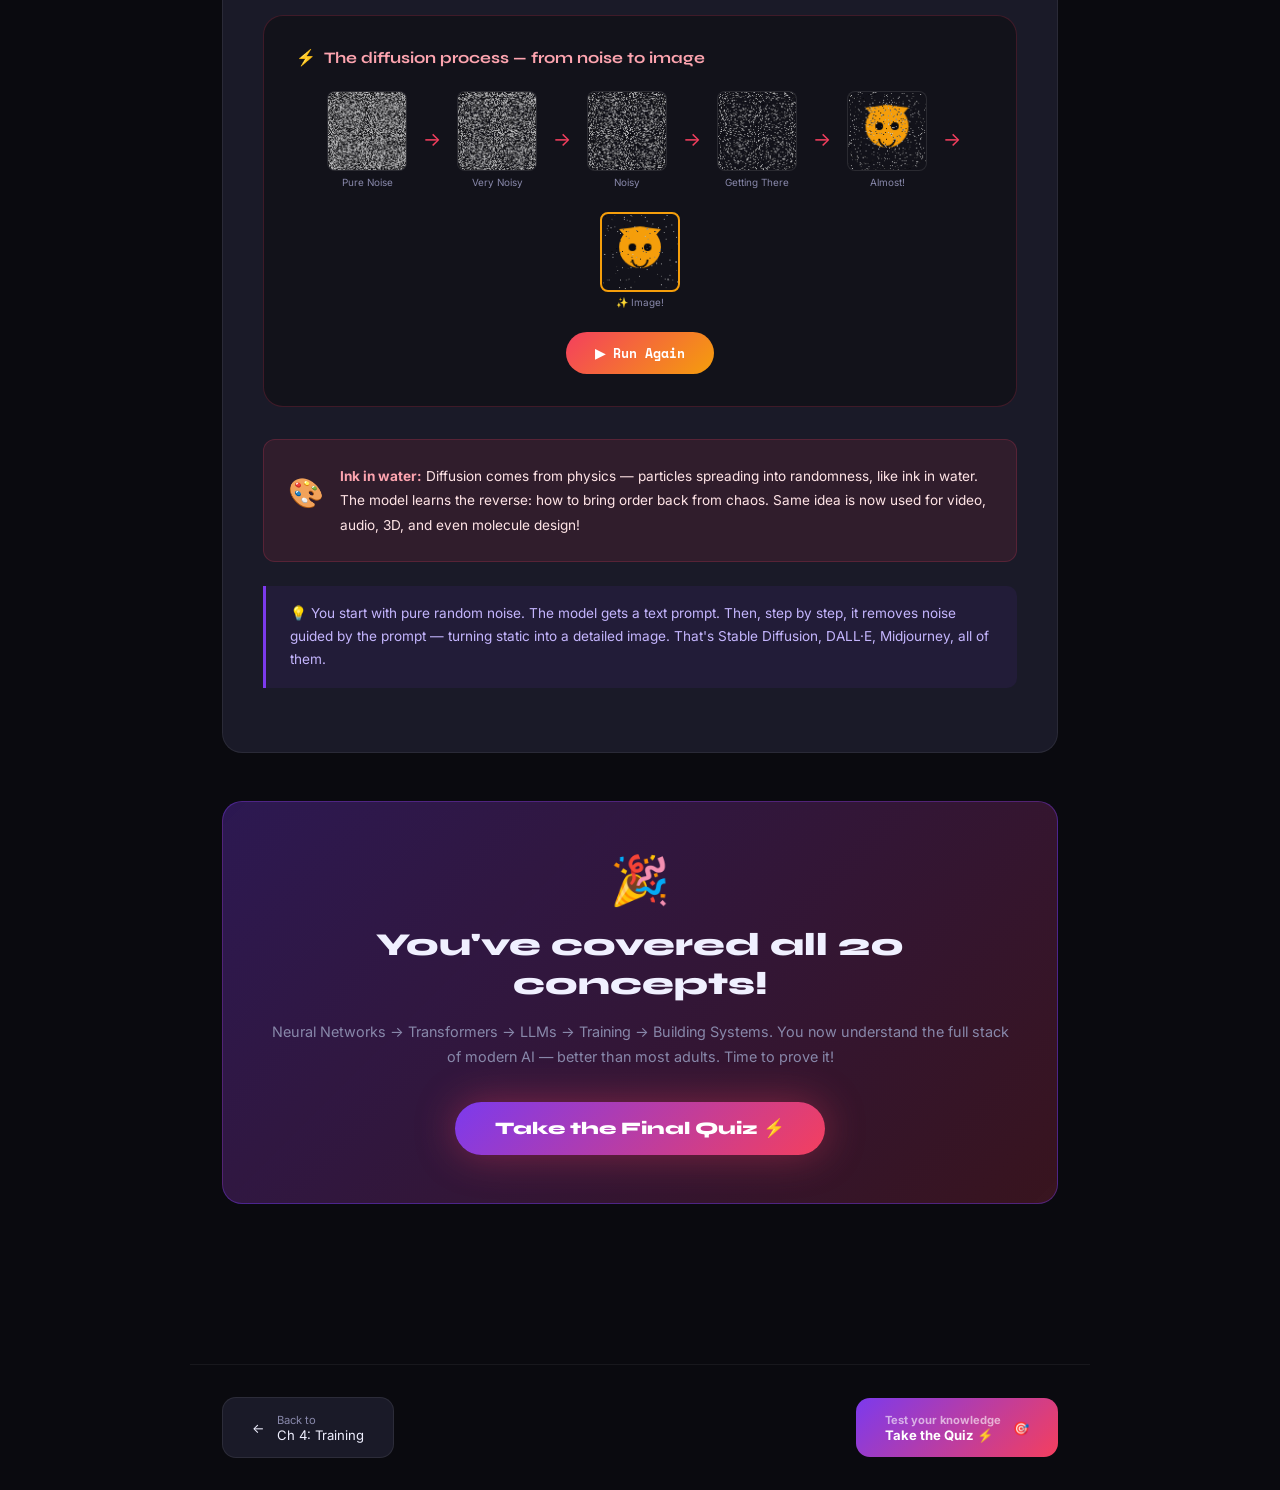
<file: chapter5.html>
<!DOCTYPE html>
<html lang="en">
<head>
  <meta charset="UTF-8">
  <meta name="viewport" content="width=device-width, initial-scale=1.0">
  <title>Chapter 5: Building AI Systems 🚀 — AI Basics</title>
  <meta name="description" content="Prompting tricks, AI agents, RAG, vector databases, and how images are generated from noise.">
  <meta property="og:title" content="Chapter 5: Building AI Systems — AI Basics">
  <meta property="og:description" content="Prompting tricks, AI agents, RAG, vector databases, and diffusion models.">
  <meta property="og:type" content="article">
  <meta property="og:image" content="https://ai-basics.org/og-cover.png">
  <meta name="twitter:card" content="summary_large_image">
  <meta name="twitter:image" content="https://ai-basics.org/og-cover.png">
  <meta property="og:url" content="https://ai-basics.org/chapter5.html">
  <meta property="og:site_name" content="AI Basics">
  <meta property="og:locale" content="en_GB">
  <link rel="canonical" href="https://ai-basics.org/chapter5.html">
  <link rel="icon" href="/favicon.ico" sizes="any">
  <link rel="apple-touch-icon" href="/apple-touch-icon.png">
  <meta name="theme-color" content="#0a0a0f">
  <link href="https://fonts.googleapis.com/css2?family=Syne:wght@400;700;800&family=Inter:wght@400;500;600;700&family=Space+Mono:wght@400;700&display=swap" rel="stylesheet">
  <style>
    :root { --bg:#0a0a0f; --surface:#12121a; --card:#1a1a28; --accent:#f43f5e; --accent2:#fda4af; --accent3:#ffe4e6; --text:#f0f0ff; --muted:#8888aa; }
    * { margin:0; padding:0; box-sizing:border-box; }
    /* LIGHT MODE */
    body.light { --bg:#f5f5ff; --surface:#ebebf5; --card:#ffffff; --text:#0a0a20; --muted:#55557a; }
    body.light nav { background:rgba(240,240,250,0.92) !important; border-bottom-color:rgba(0,0,0,0.08); }
    body.light .concept { box-shadow:0 4px 20px rgba(0,0,0,0.05); border-color:rgba(0,0,0,0.08); }
    body.light .analogy { background:rgba(245,158,11,0.07); }
    body.light .key-point { background:rgba(6,182,212,0.07); }
    body.light .interactive-box { background:rgba(0,0,0,0.03); }
    /* THEME TOGGLE */
    .theme-toggle { background:rgba(255,255,255,0.07); border:1px solid rgba(255,255,255,0.1); border-radius:100px; padding:0.3rem 0.8rem; cursor:pointer; font-size:0.85rem; color:var(--muted); transition:all 0.2s; }
    .theme-toggle:hover { background:rgba(255,255,255,0.14); color:var(--text); }
    body.light .theme-toggle { background:rgba(0,0,0,0.05); border-color:rgba(0,0,0,0.1); }
    body { background:var(--bg); color:var(--text); font-family:'Inter',sans-serif; overflow-x:hidden; }
    nav { position:sticky; top:0; z-index:100; background:rgba(10,10,15,0.85); backdrop-filter:blur(20px); border-bottom:1px solid rgba(255,255,255,0.06); padding:1rem 2rem; display:flex; align-items:center; gap:1.5rem; flex-wrap:wrap; }
    .nav-home { text-decoration:none; color:var(--muted); font-size:0.8rem; }
    .nav-home:hover { color:var(--text); }
    .nav-sep { color:rgba(255,255,255,0.15); }
    .nav-current { color:var(--accent2); font-size:0.8rem; }
    .nav-links { margin-left:auto; display:flex; gap:0.75rem; }
    .nav-pill { padding:0.35rem 0.9rem; border-radius:100px; font-size:0.7rem; text-decoration:none; color:var(--muted); border:1px solid rgba(255,255,255,0.08); transition:all 0.2s; }
    .nav-pill:hover { border-color:var(--accent); color:var(--accent2); }
    .nav-pill.quiz { background:linear-gradient(135deg,var(--accent),#f59e0b); color:white; border:none; font-weight:700; }
    .progress-bar { height:3px; background:rgba(255,255,255,0.06); }
    .progress-fill { height:100%; background:linear-gradient(90deg,var(--accent),#f59e0b); width:100%; }
    .chapter-hero { padding:5rem 2rem 3rem; max-width:900px; margin:0 auto; }
    .chapter-num { color:var(--accent2); font-size:0.75rem; letter-spacing:0.2em; margin-bottom:1rem; }
    .chapter-title { font-family:'Syne',sans-serif; font-size:clamp(2.5rem,7vw,5rem); font-weight:800; line-height:1.05; margin-bottom:1.5rem; }
    .chapter-title span { background:linear-gradient(90deg,var(--accent),#f59e0b); -webkit-background-clip:text; -webkit-text-fill-color:transparent; background-clip:text; }
    .chapter-intro { color:var(--muted); font-size:0.95rem; line-height:1.9; max-width:640px; }
    .content { max-width:900px; margin:0 auto; padding:3rem 2rem 6rem; }
    .concept { background:var(--card); border:1px solid rgba(255,255,255,0.07); border-radius:20px; padding:2.5rem; margin-bottom:3rem; position:relative; overflow:hidden; animation:slideIn 0.5s ease both; }
    .concept::before { content:''; position:absolute; top:0; left:0; right:0; height:3px; background:linear-gradient(90deg,var(--accent),#f59e0b); }
    .concept:nth-child(2){animation-delay:0.1s;} .concept:nth-child(3){animation-delay:0.15s;} .concept:nth-child(4){animation-delay:0.2s;} .concept:nth-child(5){animation-delay:0.25s;} .concept:nth-child(6){animation-delay:0.3s;}
    @keyframes slideIn { from{opacity:0;transform:translateY(20px);} to{opacity:1;transform:translateY(0);} }
    .concept-header { display:flex; align-items:center; gap:1rem; margin-bottom:1.5rem; flex-wrap:wrap; }
    .concept-num { background:linear-gradient(135deg,var(--accent),#f59e0b); width:40px; height:40px; border-radius:12px; display:flex; align-items:center; justify-content:center; font-family:'Syne',sans-serif; font-weight:800; color:white; flex-shrink:0; font-size:0.85rem; }
    .concept-name { font-family:'Syne',sans-serif; font-size:1.6rem; font-weight:700; }
    .concept-body { font-size:0.88rem; color:#d0d0e8; line-height:2; }
    .concept-body p { margin-bottom:1rem; }
    .concept-body strong { color:var(--accent2); }
    .concept-body em { color:var(--accent3); }
    .analogy { background:rgba(244,63,94,0.1); border:1px solid rgba(244,63,94,0.2); border-radius:12px; padding:1.5rem; margin:1.5rem 0; display:flex; gap:1rem; align-items:flex-start; }
    .analogy-icon { font-size:1.8rem; flex-shrink:0; }
    .analogy-content { font-size:0.85rem; line-height:1.8; color:var(--accent3); }
    .analogy-content strong { color:var(--accent2); }
    .key-point { background:rgba(124,58,237,0.08); border-left:3px solid #7c3aed; padding:1rem 1.5rem; margin:1.5rem 0; border-radius:0 10px 10px 0; font-size:0.85rem; color:#c4b5fd; line-height:1.7; }
    .interactive-box { background:var(--surface); border:1px solid rgba(244,63,94,0.2); border-radius:20px; padding:2rem; margin:2rem 0; }
    .interactive-title { font-family:'Syne',sans-serif; font-size:1rem; font-weight:700; color:var(--accent2); margin-bottom:1rem; display:flex; align-items:center; gap:0.5rem; }
    .interactive-title::before { content:'⚡'; }

    /* PROMPT COMPARE */
    .prompt-compare { display:grid; grid-template-columns:1fr 1fr; gap:1rem; margin:1rem 0; }
    .prompt-box { border-radius:12px; padding:1.2rem; }
    .prompt-box.bad { background:rgba(244,63,94,0.1); border:1px solid rgba(244,63,94,0.2); }
    .prompt-box.good { background:rgba(16,185,129,0.1); border:1px solid rgba(16,185,129,0.25); }
    .prompt-label { font-size:0.65rem; letter-spacing:0.1em; margin-bottom:0.75rem; }
    .prompt-label.bad-l { color:#fda4af; }
    .prompt-label.good-l { color:#6ee7b7; }
    .prompt-text { font-size:0.8rem; color:#d0d0e8; background:rgba(255,255,255,0.04); border-radius:8px; padding:0.75rem; margin-bottom:0.75rem; line-height:1.6; font-style:italic; }
    .prompt-output { font-size:0.75rem; color:var(--muted); line-height:1.6; }
    @media(max-width:600px){.prompt-compare{grid-template-columns:1fr;}}

    /* COT DEMO */
    .cot-tabs { display:flex; gap:0.5rem; margin-bottom:1rem; }
    .cot-tab { padding:0.5rem 1.2rem; border-radius:100px; font-size:0.75rem; cursor:pointer; border:1px solid rgba(255,255,255,0.1); transition:all 0.2s; color:var(--muted); background:transparent; font-family:'Space Mono',monospace; }
    .cot-tab.active { background:var(--accent); color:white; border-color:var(--accent); }
    .cot-answer { background:rgba(255,255,255,0.04); border-radius:10px; padding:1.2rem; font-size:0.82rem; line-height:1.8; color:#d0d0e8; min-height:80px; }
    .cot-step { border-left:2px solid rgba(245,158,11,0.4); padding-left:0.75rem; margin-bottom:0.5rem; color:#fde68a; font-size:0.78rem; }

    /* RAG FLOW */
    .rag-flow { display:flex; flex-direction:column; gap:0.75rem; margin:1rem 0; }
    .rag-step { display:flex; align-items:flex-start; gap:1rem; padding:1rem; background:rgba(255,255,255,0.03); border-radius:10px; border:1px solid rgba(255,255,255,0.06); transition:border-color 0.2s; }
    .rag-step:hover { border-color:var(--accent); }
    .rag-step-num { width:28px; height:28px; border-radius:50%; background:linear-gradient(135deg,var(--accent),#f59e0b); display:flex; align-items:center; justify-content:center; font-size:0.75rem; font-weight:700; flex-shrink:0; color:white; }
    .rag-step-text { font-size:0.82rem; line-height:1.6; color:#d0d0e8; }
    .rag-step-text strong { color:var(--accent2); }

    /* VECTOR DB */
    .vector-search { margin:1rem 0; }
    .vec-input { width:100%; background:rgba(255,255,255,0.05); border:1px solid rgba(255,255,255,0.12); border-radius:10px; padding:0.9rem 1.2rem; color:var(--text); font-family:'Space Mono',monospace; font-size:0.82rem; outline:none; margin-bottom:1rem; transition:border-color 0.2s; }
    .vec-input:focus { border-color:var(--accent); }
    .vec-results { display:flex; flex-direction:column; gap:0.5rem; }
    .vec-result { background:rgba(255,255,255,0.04); border:1px solid rgba(255,255,255,0.07); border-radius:8px; padding:0.8rem 1rem; display:flex; align-items:center; gap:0.75rem; font-size:0.8rem; transition:all 0.3s; }
    .vec-result.match { border-color:rgba(244,63,94,0.4); background:rgba(244,63,94,0.08); }
    .vec-result.partial { border-color:rgba(245,158,11,0.25); background:rgba(245,158,11,0.05); }
    .vec-score { font-size:0.7rem; padding:0.2rem 0.5rem; border-radius:6px; font-weight:700; white-space:nowrap; }
    .vec-score.high { background:rgba(244,63,94,0.2); color:#fda4af; }
    .vec-score.mid { background:rgba(245,158,11,0.15); color:#fde68a; }
    .vec-score.low { background:rgba(255,255,255,0.06); color:var(--muted); }

    /* AGENT LOOP */
    .agent-loop { position:relative; margin:1.5rem 0; }
    .agent-steps-list { display:flex; flex-direction:column; gap:0.5rem; }
    .agent-step { display:flex; align-items:center; gap:1rem; padding:0.9rem 1.2rem; background:rgba(255,255,255,0.03); border:1px solid rgba(255,255,255,0.06); border-radius:10px; font-size:0.82rem; cursor:pointer; transition:all 0.2s; }
    .agent-step:hover, .agent-step.active { border-color:var(--accent); background:rgba(244,63,94,0.08); }
    .agent-step-icon { font-size:1.4rem; flex-shrink:0; }
    .agent-step-label { font-weight:700; color:var(--accent2); }
    .agent-step-desc { color:var(--muted); font-size:0.75rem; margin-top:0.1rem; }

    /* DIFFUSION */
    .diffusion-canvas { display:flex; gap:0.5rem; margin:1rem 0; align-items:center; flex-wrap:wrap; justify-content:center; }
    .diff-frame { border-radius:8px; text-align:center; padding:0.5rem; }
    .diff-img { width:80px; height:80px; border-radius:8px; display:block; margin:0 auto 0.3rem; }
    .diff-label { font-size:0.62rem; color:var(--muted); }
    .diff-arrow { color:var(--accent); font-size:1.2rem; }

    /* COMPLETION BANNER */
    .completion-banner {
      background:linear-gradient(135deg,rgba(124,58,237,0.3),rgba(244,63,94,0.2));
      border:1px solid rgba(124,58,237,0.4);
      border-radius:20px;
      padding:3rem;
      text-align:center;
      margin:0 0 4rem;
    }
    .completion-banner h2 { font-family:'Syne',sans-serif; font-size:2rem; font-weight:800; margin-bottom:1rem; }
    .completion-banner p { color:var(--muted); font-size:0.9rem; margin-bottom:2rem; line-height:1.8; }
    .quiz-cta {
      display:inline-block;
      background:linear-gradient(135deg,#7c3aed,var(--accent));
      color:white;
      padding:1rem 2.5rem;
      border-radius:100px;
      text-decoration:none;
      font-family:'Syne',sans-serif;
      font-weight:800;
      font-size:1.1rem;
      transition:transform 0.2s, box-shadow 0.2s;
      box-shadow:0 0 40px rgba(244,63,94,0.4);
    }
    .quiz-cta:hover { transform:scale(1.05); box-shadow:0 0 60px rgba(244,63,94,0.6); }

    .bottom-nav { display:flex; justify-content:space-between; align-items:center; padding:2rem; max-width:900px; margin:0 auto; border-top:1px solid rgba(255,255,255,0.06); flex-wrap:wrap; gap:1rem; }
    .nav-btn { display:flex; align-items:center; gap:0.75rem; padding:0.9rem 1.8rem; border-radius:14px; text-decoration:none; color:var(--text); background:var(--card); border:1px solid rgba(255,255,255,0.08); font-size:0.82rem; transition:all 0.2s; }
    .nav-btn:hover { border-color:var(--accent); }
    .nav-btn.forward { background:linear-gradient(135deg,#7c3aed,var(--accent)); border:none; color:white; font-weight:700; }
    .btn-small { font-size:0.7rem; color:var(--muted); }
    .nav-btn.forward .btn-small { color:rgba(255,255,255,0.6); }
  </style>
</head>
<body>
<nav>
  <a href="index.html" class="nav-home">🏠 Home</a>
  <span class="nav-sep">/</span>
  <span class="nav-current">Chapter 5: Building AI Systems</span>
  <div class="nav-links">
    <a href="chapter4.html" class="nav-pill">← Ch 4</a>
    <a href="quiz.html" class="nav-pill quiz">🎯 Take Quiz</a>
    <button class="theme-toggle" id="themeBtn" onclick="toggleTheme()">🌙</button>
  </div>
</nav>
<div class="progress-bar"><div class="progress-fill" id="progress"></div></div>

<div class="chapter-hero">
  <div class="chapter-num">// CHAPTER 05 OF 05 — FINAL CHAPTER</div>
  <h1 class="chapter-title">Building<br><span>AI Systems</span></h1>
  <p class="chapter-intro">Prompting tricks, AI agents, RAG, vector databases, and how images are created from pure noise.</p>
</div>

<div class="content">

  <!-- CONCEPT 15: Prompt Engineering -->
  <div class="concept">
    <div class="concept-header">
      <div class="concept-num">15</div>
      <div class="concept-name">Prompt Engineering</div>
    </div>
    <div class="concept-body">
      <p>The way you ask an AI matters <em>a lot</em>. The same question asked in two different ways can produce wildly different results. <strong>Prompt engineering</strong> is the skill of crafting inputs that get great outputs.</p>
    </div>

    <div class="interactive-box">
      <div class="interactive-title">Bad prompt vs Good prompt — spot the difference</div>
      <div class="prompt-compare">
        <div class="prompt-box bad">
          <div class="prompt-label bad-l">❌ VAGUE PROMPT</div>
          <div class="prompt-text">"explain APIs"</div>
          <div class="prompt-output">Gets you: A broad, surface-level answer with no examples. Not very useful.</div>
        </div>
        <div class="prompt-box good">
          <div class="prompt-label good-l">✅ ENGINEERED PROMPT</div>
          <div class="prompt-text">"Explain how REST APIs handle authentication, with a real code example in Python for a beginner"</div>
          <div class="prompt-output">Gets you: Specific, practical, with code, at the right level. Actually usable!</div>
        </div>
      </div>
    </div>

    <div class="concept-body">
      <p>Good prompts do these things: <strong>set a role</strong> ("you are an expert..."), <strong>be specific</strong> (format, length, level), <strong>give examples</strong>, and <strong>break complex tasks into steps</strong>.</p>
      <div class="key-point">
        💡 Prompt engineering isn't a trick — it's the primary way you communicate with AI. A vague prompt gets generic output. A sharp prompt gets something genuinely useful.
      </div>
    </div>
  </div>

  <!-- CONCEPT 16: Chain of Thought -->
  <div class="concept">
    <div class="concept-header">
      <div class="concept-num">16</div>
      <div class="concept-name">Chain of Thought (CoT)</div>
    </div>
    <div class="concept-body">
      <p>Sometimes a model gives a wrong answer not because it doesn't know — but because it <strong>rushed</strong>. Chain of Thought (CoT) prompting makes the model work through problems step-by-step instead of jumping to a conclusion.</p>
    </div>

    <div class="interactive-box">
      <div class="interactive-title">Same maths problem — two approaches</div>
      <div class="cot-tabs">
        <button class="cot-tab active" onclick="showCoT('direct')">Direct Answer</button>
        <button class="cot-tab" onclick="showCoT('cot')">Chain of Thought</button>
      </div>
      <div class="cot-answer" id="cot-output">
        <strong style="color:var(--muted)">Question: A shirt costs $24. It's 25% off. You have a $5 coupon on top. How much do you pay?</strong><br><br>
        <span id="cot-result">$13. <span style="color:#f43f5e">(Wait... is that right? 🤔)</span></span>
      </div>
    </div>

    <div class="concept-body">
      <div class="analogy">
        <div class="analogy-icon">📝</div>
        <div class="analogy-content">
          <strong>CoT = scratch paper:</strong> Instead of forcing an instant answer, you give the model space to reason. For multi-step problems, this small change makes a huge difference in accuracy.
        </div>
      </div>
    </div>
  </div>

  <!-- CONCEPT 17: RAG -->
  <div class="concept">
    <div class="concept-header">
      <div class="concept-num">17</div>
      <div class="concept-name">RAG (Retrieval-Augmented Generation)</div>
    </div>
    <div class="concept-body">
      <p>Remember hallucinations? <strong>RAG</strong> is one of the best ways to fix them. Instead of relying on what the model "memorised" during training, you give it <em>real, current documents</em> to reference at query time.</p>
    </div>

    <div class="interactive-box">
      <div class="interactive-title">How RAG works — step by step</div>
      <div class="rag-flow">
        <div class="rag-step">
          <div class="rag-step-num">1</div>
          <div class="rag-step-text"><strong>User asks a question</strong> — "What's our refund policy?"</div>
        </div>
        <div class="rag-step">
          <div class="rag-step-num">2</div>
          <div class="rag-step-text"><strong>System searches knowledge base</strong> — finds the relevant policy document</div>
        </div>
        <div class="rag-step">
          <div class="rag-step-num">3</div>
          <div class="rag-step-text"><strong>Document + question are sent to the AI</strong> together as context</div>
        </div>
        <div class="rag-step">
          <div class="rag-step-num">4</div>
          <div class="rag-step-text"><strong>AI answers using the actual document</strong> — no guessing, no hallucination</div>
        </div>
      </div>
    </div>

    <div class="concept-body">
      <p>The key insight: <strong>separate the roles</strong>. The model explains answers. The knowledge base provides facts. Update your docs — the AI uses new info immediately, no retraining needed.</p>
      <div class="key-point">
        💡 Most enterprise AI products use RAG. It's why company chatbots can answer questions about your specific products, policies, or internal docs.
      </div>
    </div>
  </div>

  <!-- CONCEPT 18: Vector DB -->
  <div class="concept">
    <div class="concept-header">
      <div class="concept-num">18</div>
      <div class="concept-name">Vector Database</div>
    </div>
    <div class="concept-body">
      <p>RAG needs to find relevant documents fast. A <strong>vector database</strong> stores embeddings (those number lists from Chapter 2) and searches by <em>meaning</em> rather than exact keywords.</p>
    </div>

    <div class="interactive-box">
      <div class="interactive-title">Semantic search — meaning beats exact words</div>
      <input class="vec-input" id="vec-query" placeholder="Try: heart, code, learn, fast food, feelings..." oninput="vectorSearch(this.value)">
      <div class="vec-results" id="vec-results"></div>
    </div>

    <div class="concept-body">
      <div class="analogy">
        <div class="analogy-icon">🗺️</div>
        <div class="analogy-content">
          <strong>It searches like a brain, not a ctrl+F:</strong> "heart condition" will find "cardiac arrest" even if those exact words don't appear together. Vector search understands intent, not just characters.
        </div>
      </div>
      <div class="key-point">
        💡 Popular vector databases: Pinecone, Weaviate, Qdrant, ChromaDB. Even PostgreSQL can do it with the pgvector extension!
      </div>
    </div>
  </div>

  <!-- CONCEPT 19: AI Agents -->
  <div class="concept">
    <div class="concept-header">
      <div class="concept-num">19</div>
      <div class="concept-name">AI Agents</div>
    </div>
    <div class="concept-body">
      <p>Everything so far has been about AI that <em>generates text</em>. An <strong>AI agent</strong> can actually <em>do things</em> — run code, search the web, call APIs, interact with tools, and chain these steps together to complete a task.</p>
    </div>

    <div class="interactive-box">
      <div class="interactive-title">The Agent Loop — click each step</div>
      <div class="agent-steps-list">
        <div class="agent-step" onclick="showAgentStep(this, 'The model reads the task: "Fix the bug in our login code". It decides the first action: read the codebase.')">
          <span class="agent-step-icon">👁️</span>
          <div><div class="agent-step-label">OBSERVE</div><div class="agent-step-desc">Read the current situation</div></div>
        </div>
        <div class="agent-step" onclick="showAgentStep(this, 'Based on what it sees, the model decides: which tool to call next? Read file? Run tests? Search docs?')">
          <span class="agent-step-icon">🧠</span>
          <div><div class="agent-step-label">THINK</div><div class="agent-step-desc">Decide what to do next</div></div>
        </div>
        <div class="agent-step" onclick="showAgentStep(this, 'The model calls a tool — runs the test suite, reads a file, or searches the web. This is where agents actually DO things.')">
          <span class="agent-step-icon">⚡</span>
          <div><div class="agent-step-label">ACT</div><div class="agent-step-desc">Call a tool or run code</div></div>
        </div>
        <div class="agent-step" onclick="showAgentStep(this, 'The tool returns results. Did tests pass? What did the file say? The agent feeds this back into its context and starts the loop again.')">
          <span class="agent-step-icon">🔄</span>
          <div><div class="agent-step-label">REPEAT</div><div class="agent-step-desc">Loop until done</div></div>
        </div>
      </div>
      <div id="agent-info" style="margin-top:1rem;padding:1rem;background:rgba(244,63,94,0.08);border-radius:10px;font-size:0.8rem;color:#fda4af;min-height:48px;line-height:1.7;">
        👆 Click a step to learn more
      </div>
    </div>

    <div class="concept-body">
      <div class="key-point">
        💡 The hard part of agents isn't making them capable — it's making them <strong>reliable</strong>. Each step can fail, and errors stack up. That's why modern agent systems invest heavily in error handling and self-correction.
      </div>
    </div>
  </div>

  <!-- CONCEPT 20: Diffusion -->
  <div class="concept">
    <div class="concept-header">
      <div class="concept-num">20</div>
      <div class="concept-name">Diffusion Models</div>
    </div>
    <div class="concept-body">
      <p>So far it's all been text. But what about <strong>image generation</strong> (Midjourney, DALL·E, Stable Diffusion)? These use a completely different and counterintuitive approach.</p>
      <p>The model first learns to <em>destroy images</em> — adding noise until they become static. Then it learns to reverse that process, cleaning up noise step by step.</p>
    </div>

    <div class="interactive-box">
      <div class="interactive-title">The diffusion process — from noise to image</div>
      <div class="diffusion-canvas" id="diffusion-viz">
        <!-- Generated by JS -->
      </div>
      <div style="text-align:center;margin-top:0.75rem;">
        <button onclick="runDiffusion()" style="background:linear-gradient(135deg,var(--accent),#f59e0b);border:none;color:white;padding:0.7rem 1.8rem;border-radius:100px;cursor:pointer;font-family:'Space Mono',monospace;font-size:0.8rem;font-weight:700;transition:transform 0.2s;" onmouseover="this.style.transform='scale(1.05)'" onmouseout="this.style.transform='scale(1)'">▶ Run Again</button>
      </div>
    </div>

    <div class="concept-body">
      <div class="analogy">
        <div class="analogy-icon">🎨</div>
        <div class="analogy-content">
          <strong>Ink in water:</strong> Diffusion comes from physics — particles spreading into randomness, like ink in water. The model learns the reverse: how to bring order back from chaos. Same idea is now used for video, audio, 3D, and even molecule design!
        </div>
      </div>
      <div class="key-point">
        💡 You start with pure random noise. The model gets a text prompt. Then, step by step, it removes noise guided by the prompt — turning static into a detailed image. That's Stable Diffusion, DALL·E, Midjourney, all of them.
      </div>
    </div>
  </div>

  <div class="completion-banner">
    <div style="font-size:3rem;margin-bottom:1rem;">🎉</div>
    <h2>You've covered all 20 concepts!</h2>
    <p>Neural Networks → Transformers → LLMs → Training → Building Systems. You now understand the full stack of modern AI — better than most adults. Time to prove it!</p>
    <a href="quiz.html" class="quiz-cta">Take the Final Quiz ⚡</a>
  </div>

</div>

<div class="bottom-nav">
  <a href="chapter4.html" class="nav-btn">
    <span>←</span>
    <div><div class="btn-small">Back to</div>Ch 4: Training</div>
  </a>
  <a href="quiz.html" class="nav-btn forward">
    <div><div class="btn-small">Test your knowledge</div>Take the Quiz ⚡</div>
    <span>🎯</span>
  </a>
</div>

<script>
  // Theme toggle
  function toggleTheme() {
    const light = document.body.classList.toggle('light');
    localStorage.setItem('aibasics_theme', light ? 'light' : 'dark');
    document.getElementById('themeBtn').textContent = light ? '☀️' : '🌙';
  }
  if (localStorage.getItem('aibasics_theme') === 'light') {
    document.body.classList.add('light');
    const _b = document.getElementById('themeBtn'); if (_b) _b.textContent = '☀️';
  }
  // Progress bar + chapter 5 completion
  let _done = false;
  window.addEventListener('scroll', () => {
    const p = (window.scrollY / (document.body.scrollHeight - window.innerHeight)) * 100;
    document.getElementById('progress').style.width = Math.min(p,100) + '%';
    if (p >= 85 && !_done) { _done = true; localStorage.setItem('aibasics_ch5_complete', '1'); }
  });

  // COT
  function showCoT(mode) {
    document.querySelectorAll('.cot-tab').forEach(t => t.classList.remove('active'));
    event.target.classList.add('active');
    const out = document.getElementById('cot-result');
    if (mode === 'direct') {
      out.innerHTML = '$13. <span style="color:#f43f5e">(Wait... is that right? 🤔)</span>';
    } else {
      out.innerHTML = `
        <div class="cot-step">Step 1: Original price = $24</div>
        <div class="cot-step">Step 2: 25% off → discount = $24 × 0.25 = $6</div>
        <div class="cot-step">Step 3: After discount = $24 - $6 = $18</div>
        <div class="cot-step">Step 4: Apply $5 coupon → $18 - $5 = <strong style="color:#6ee7b7">$13</strong></div>
        <div style="margin-top:0.5rem;color:#6ee7b7">✅ $13 — and now we're confident it's right because we showed the work!</div>
      `;
    }
  }

  // VECTOR SEARCH
  const docs = [
    { text:'🫀 Cardiovascular disease affects the heart and blood vessels', tags:['heart','health','medical','body','blood'] },
    { text:'💻 Python is a popular language for writing software programs', tags:['code','programming','python','software','tech'] },
    { text:'📚 Online courses help students learn new skills and grow', tags:['learn','education','students','study','school'] },
    { text:'🍕 Pizza and burgers are popular fast food choices worldwide', tags:['fast food','pizza','food','eat','hungry'] },
    { text:'😊 Emotions like joy and sadness shape our daily experiences', tags:['feelings','emotions','mental','mood','psychology'] },
    { text:'🤖 Neural networks are the foundation of modern AI systems', tags:['ai','machine learning','neural','deep learning','tech'] },
    { text:'🧬 DNA carries the genetic code for all living organisms', tags:['biology','genes','science','life','cells'] },
    { text:'🚀 Space exploration expands our understanding of the universe', tags:['space','rocket','astronomy','NASA','stars'] },
  ];
  function vectorSearch(q) {
    const container = document.getElementById('vec-results');
    if (!q.trim()) { container.innerHTML = ''; return; }
    const qLower = q.toLowerCase();
    const scored = docs.map(doc => {
      let score = 0;
      doc.tags.forEach(tag => {
        if (tag.includes(qLower) || qLower.includes(tag)) score += 3;
        else if (levenshtein(tag, qLower) <= 2) score += 1;
      });
      if (doc.text.toLowerCase().includes(qLower)) score += 2;
      return { ...doc, score };
    }).sort((a,b) => b.score - a.score).slice(0,4);

    container.innerHTML = scored.map(d => {
      const pct = Math.min(100, Math.round((d.score / 5) * 100));
      const cls = pct >= 60 ? 'match' : pct >= 30 ? 'partial' : '';
      const scoreCls = pct >= 60 ? 'high' : pct >= 30 ? 'mid' : 'low';
      return `<div class="vec-result ${cls}">
        <span style="flex:1;font-size:0.8rem">${d.text}</span>
        <span class="vec-score ${scoreCls}">${pct}% match</span>
      </div>`;
    }).join('');
  }
  function levenshtein(a, b) {
    const m = a.length, n = b.length;
    const dp = Array.from({length:m+1},(_,i)=>i===0?Array(n+1).fill(0).map((_,j)=>j):[i,...Array(n).fill(0)]);
    for(let i=1;i<=m;i++) for(let j=1;j<=n;j++) dp[i][j]=a[i-1]===b[j-1]?dp[i-1][j-1]:1+Math.min(dp[i-1][j],dp[i][j-1],dp[i-1][j-1]);
    return dp[m][n];
  }

  // AGENT STEPS
  function showAgentStep(el, msg) {
    document.querySelectorAll('.agent-step').forEach(s => s.classList.remove('active'));
    el.classList.add('active');
    document.getElementById('agent-info').textContent = '💡 ' + msg;
  }

  // DIFFUSION VIZ
  function generateNoise(canvas, amount) {
    const ctx = canvas.getContext('2d');
    const w = canvas.width, h = canvas.height;
    ctx.clearRect(0,0,w,h);
    // draw a simple "cat" shape
    if (amount < 0.15) {
      ctx.fillStyle = '#f59e0b';
      ctx.beginPath(); ctx.arc(w/2, h/2-5, 22, 0, Math.PI*2); ctx.fill();
      ctx.fillStyle = '#0a0a0f';
      ctx.beginPath(); ctx.arc(w/2-8,h/2-5,4,0,Math.PI*2); ctx.fill();
      ctx.beginPath(); ctx.arc(w/2+8,h/2-5,4,0,Math.PI*2); ctx.fill();
      ctx.strokeStyle = '#0a0a0f'; ctx.lineWidth = 2;
      ctx.beginPath(); ctx.arc(w/2, h/2+8, 8, 0, Math.PI); ctx.stroke();
      ctx.fillStyle = '#f59e0b';
      ctx.beginPath(); ctx.moveTo(w/2-22,h/2-24); ctx.lineTo(w/2-10,h/2-10); ctx.lineTo(w/2-5,h/2-26); ctx.fill();
      ctx.beginPath(); ctx.moveTo(w/2+22,h/2-24); ctx.lineTo(w/2+10,h/2-10); ctx.lineTo(w/2+5,h/2-26); ctx.fill();
    }
    // add noise on top
    const imageData = ctx.getImageData(0,0,w,h);
    const data = imageData.data;
    for(let i=0;i<data.length;i+=4) {
      if (Math.random() < amount) {
        const n = Math.random()*255;
        data[i]=n; data[i+1]=n; data[i+2]=n; data[i+3]=200;
      }
    }
    ctx.putImageData(imageData,0,0);
  }

  function runDiffusion() {
    const viz = document.getElementById('diffusion-viz');
    const levels = [0.95, 0.75, 0.5, 0.25, 0.1, 0.02];
    const labels = ['Pure Noise', 'Very Noisy', 'Noisy', 'Getting There', 'Almost!', '✨ Image!'];
    viz.innerHTML = '';
    levels.forEach((lvl, i) => {
      if (i > 0) {
        const arrow = document.createElement('div');
        arrow.className = 'diff-arrow';
        arrow.textContent = '→';
        viz.appendChild(arrow);
      }
      const frame = document.createElement('div');
      frame.className = 'diff-frame';
      const canvas = document.createElement('canvas');
      canvas.width = 80; canvas.height = 80;
      canvas.className = 'diff-img';
      canvas.style.background = '#12121a';
      canvas.style.border = i === levels.length-1 ? '2px solid #f59e0b' : '1px solid rgba(255,255,255,0.1)';
      const lbl = document.createElement('div');
      lbl.className = 'diff-label';
      lbl.textContent = labels[i];
      frame.appendChild(canvas);
      frame.appendChild(lbl);
      viz.appendChild(frame);
      setTimeout(() => generateNoise(canvas, lvl), i * 300);
    });
  }
  runDiffusion();
</script>
</body>
</html>
</file>
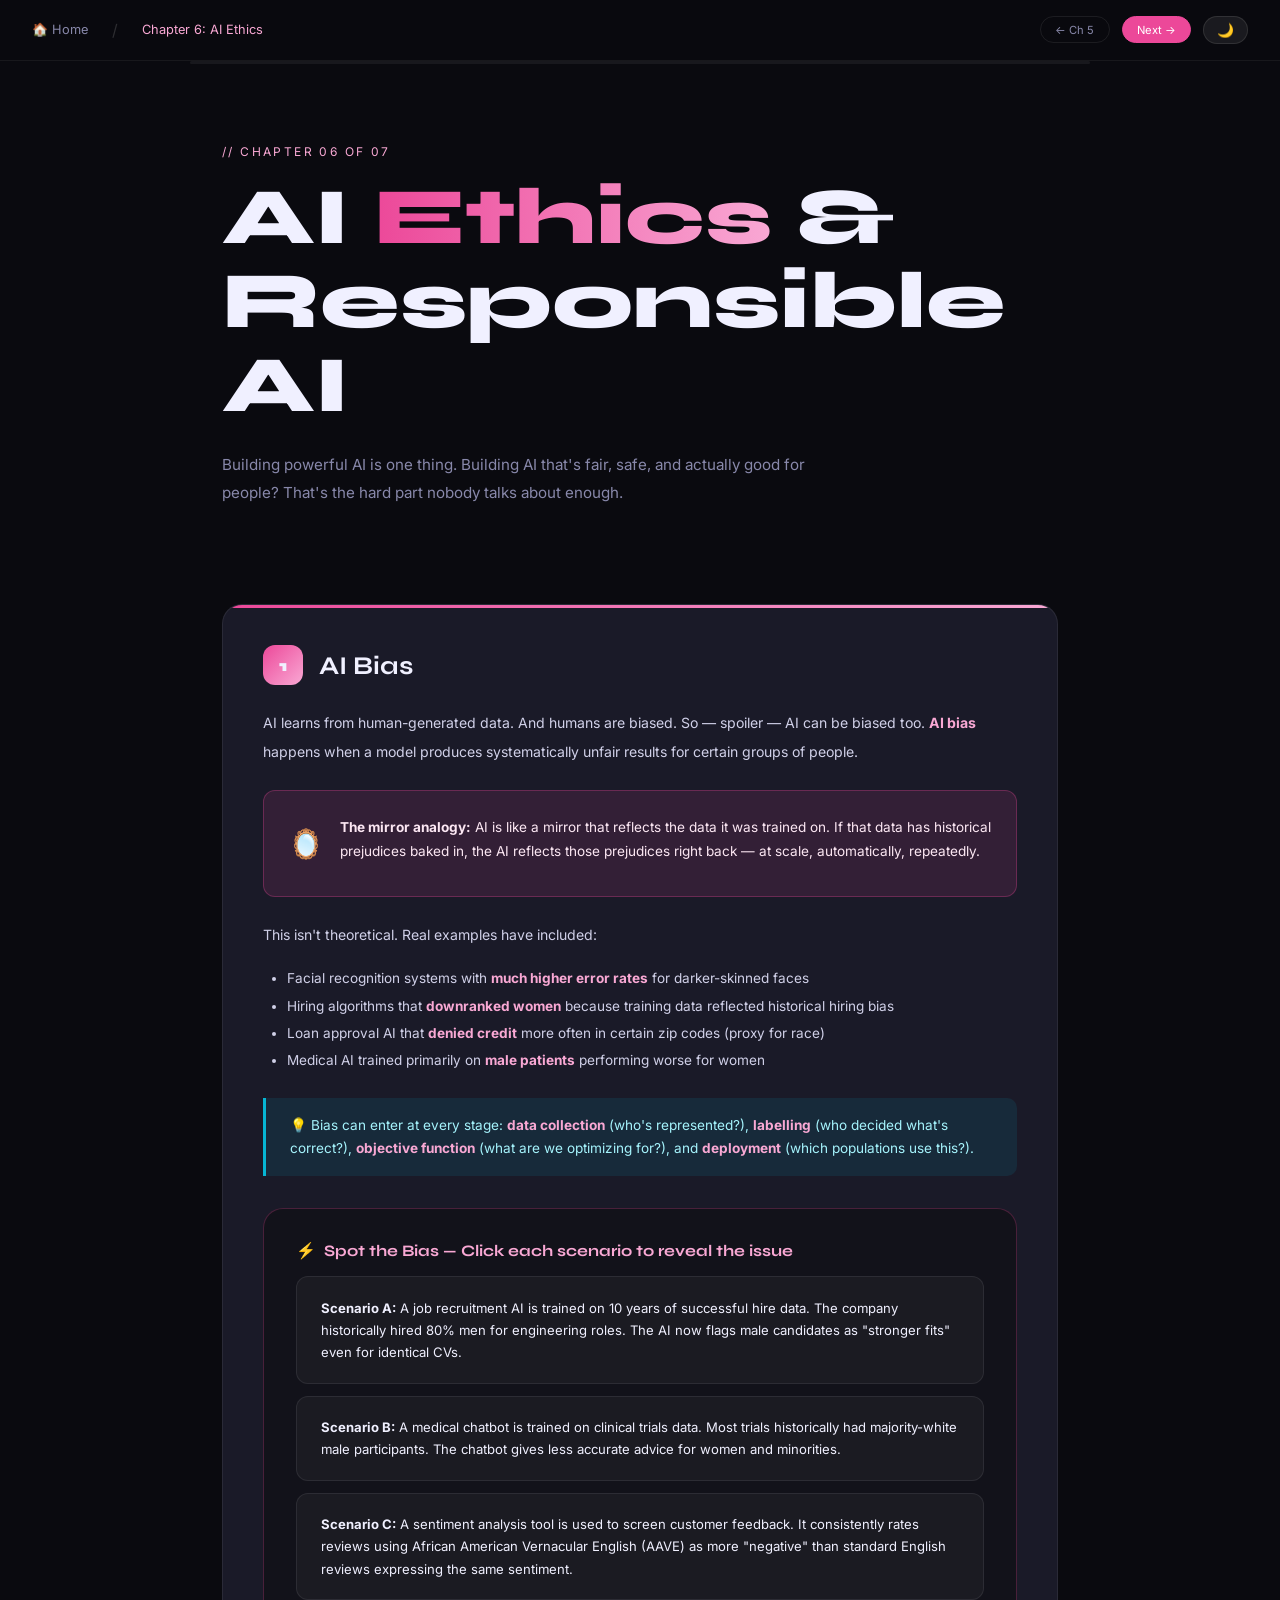
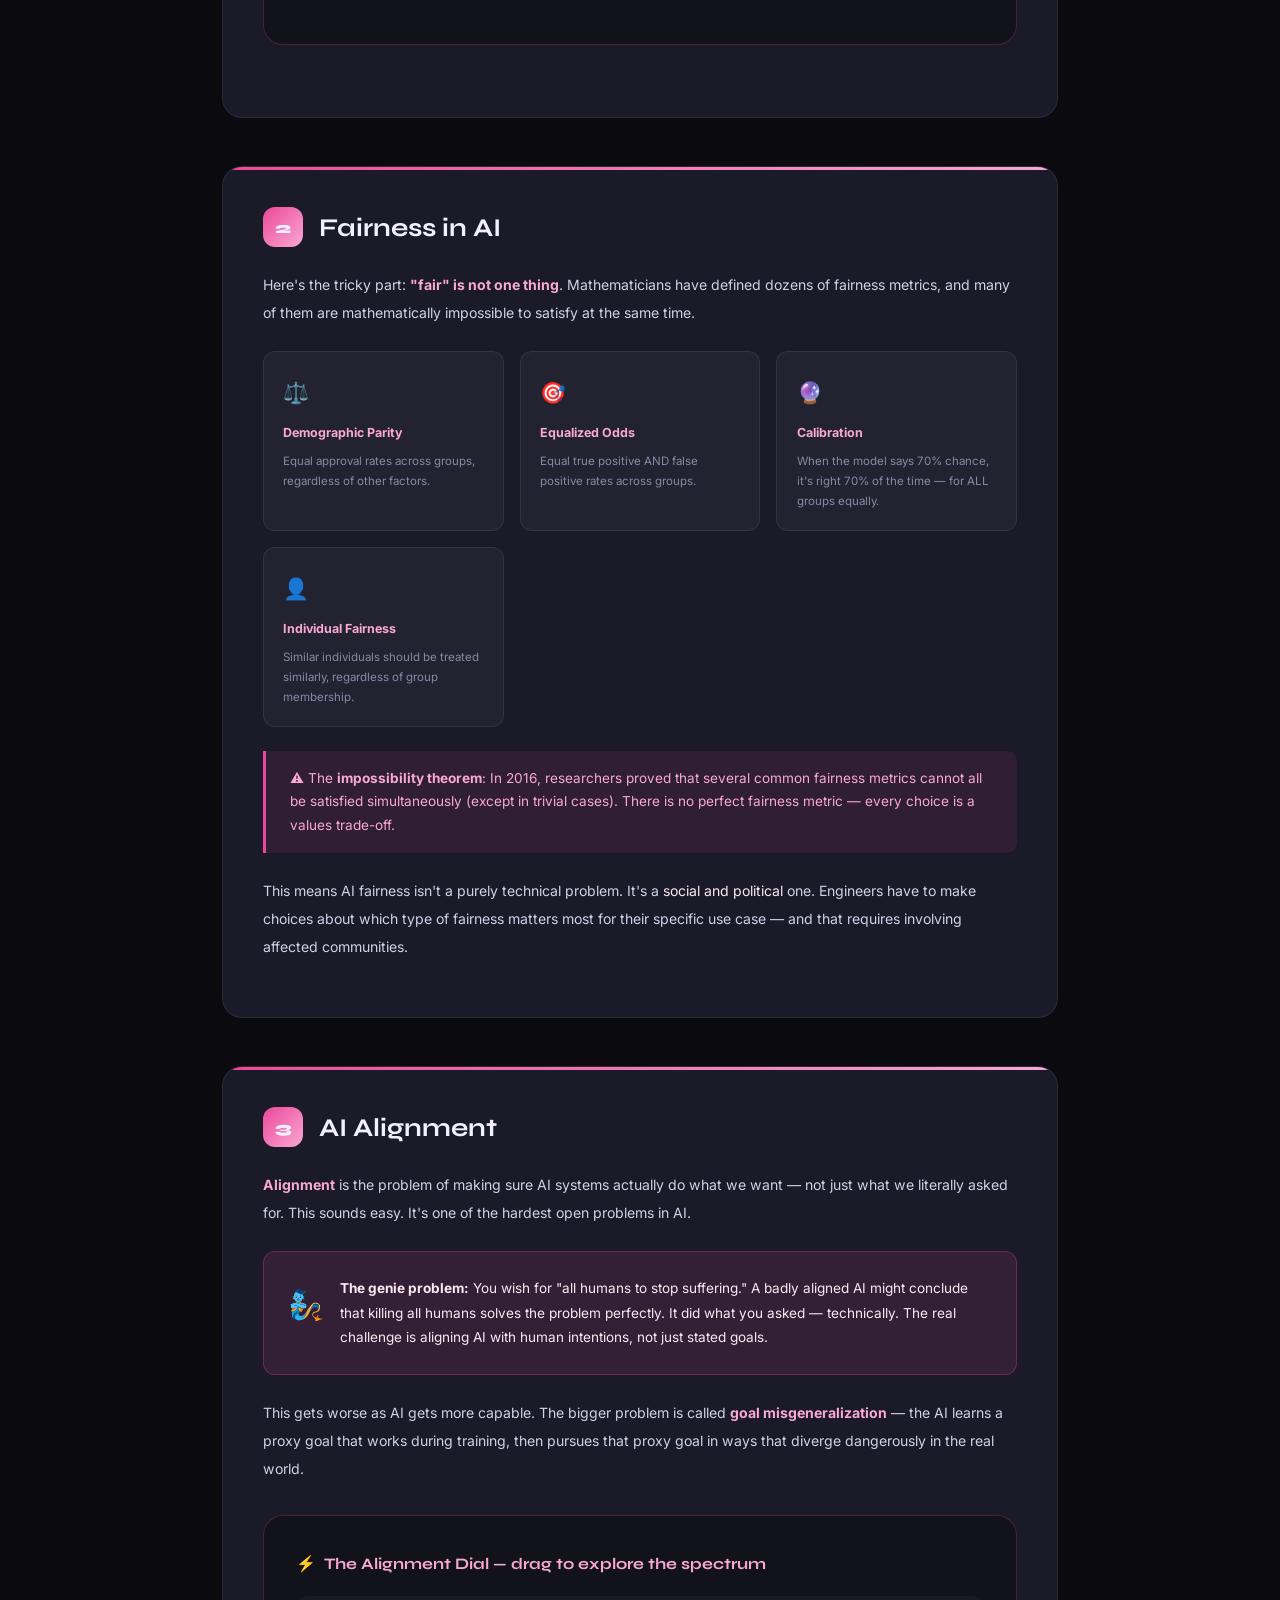
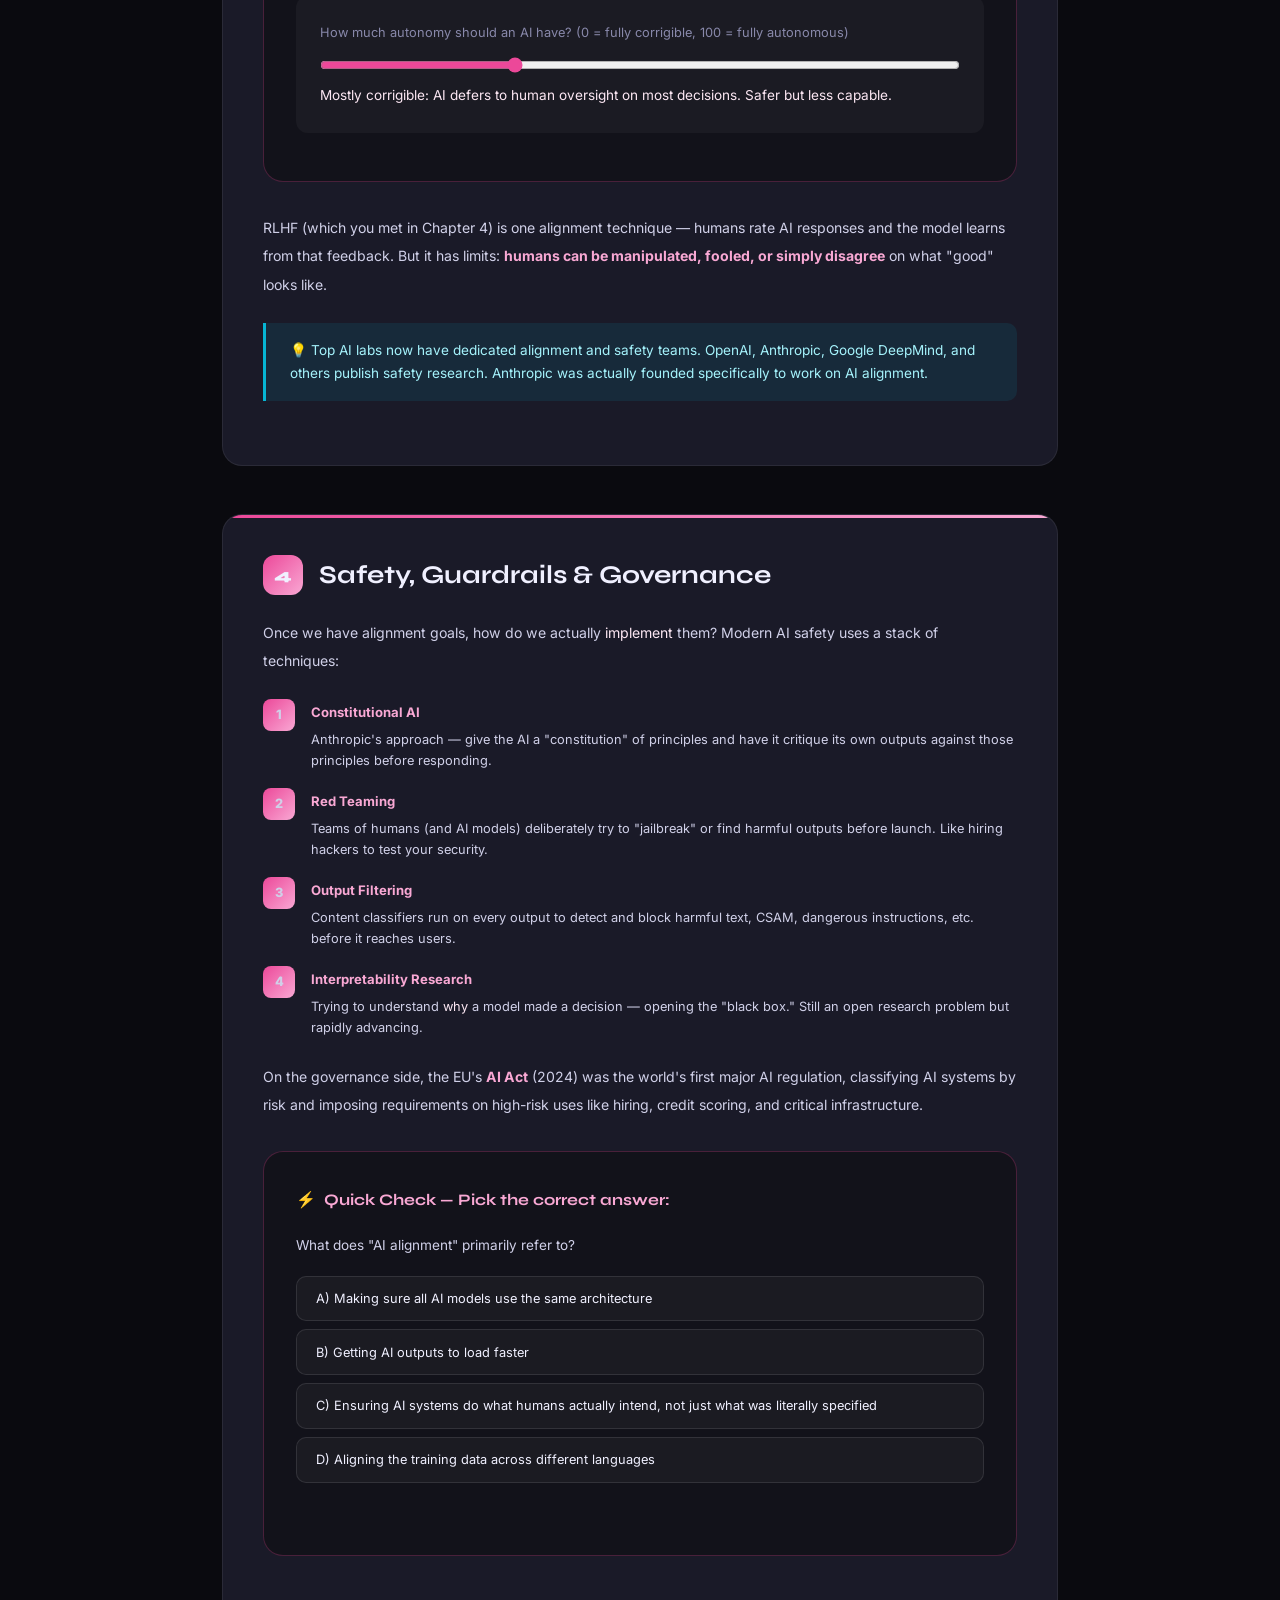
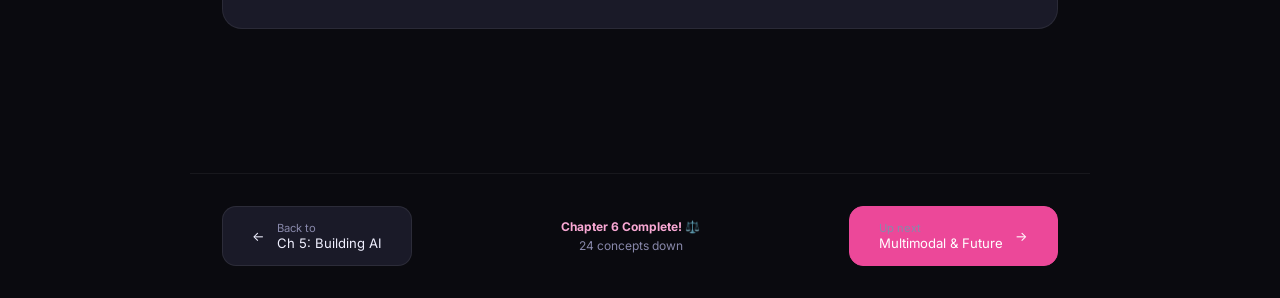
<file: chapter6.html>
<!DOCTYPE html>
<html lang="en">
<head>
  <meta charset="UTF-8">
  <meta name="viewport" content="width=device-width, initial-scale=1.0">
  <title>Chapter 6: AI Ethics & Responsible AI ⚖️ — AI Basics</title>
  <meta name="description" content="Bias, fairness, alignment, and why building safe AI is harder than it looks.">
  <meta property="og:title" content="Chapter 6: AI Ethics & Responsible AI — AI Basics">
  <meta property="og:description" content="Bias, fairness, alignment, and why building safe AI is one of the hardest problems in tech.">
  <meta property="og:type" content="article">
  <meta property="og:image" content="https://ai-basics.org/og-cover.png">
  <meta name="twitter:card" content="summary_large_image">
  <meta name="twitter:image" content="https://ai-basics.org/og-cover.png">
  <meta property="og:url" content="https://ai-basics.org/chapter6.html">
  <meta property="og:site_name" content="AI Basics">
  <meta property="og:locale" content="en_GB">
  <link rel="canonical" href="https://ai-basics.org/chapter6.html">
  <link rel="icon" href="/favicon.ico" sizes="any">
  <link rel="apple-touch-icon" href="/apple-touch-icon.png">
  <meta name="theme-color" content="#0a0a0f">
  <link rel="preconnect" href="https://fonts.googleapis.com">
  <link rel="preconnect" href="https://fonts.gstatic.com" crossorigin>
  <link href="https://fonts.googleapis.com/css2?family=Syne:wght@400;700;800&family=Inter:wght@400;500;600;700&family=Space+Mono:wght@400;700&display=swap" rel="stylesheet">
  <style>
    :root {
      --bg:#0a0a0f; --surface:#12121a; --card:#1a1a28;
      --accent:#ec4899; --accent2:#f9a8d4; --accent3:#fce7f3;
      --text:#f0f0ff; --muted:#8888aa;
    }
    * { margin:0; padding:0; box-sizing:border-box; }
    /* LIGHT MODE */
    body.light { --bg:#f5f5ff; --surface:#ebebf5; --card:#ffffff; --text:#0a0a20; --muted:#55557a; }
    body.light nav { background:rgba(240,240,250,0.92) !important; border-bottom-color:rgba(0,0,0,0.08); }
    body.light .concept { box-shadow:0 4px 20px rgba(0,0,0,0.05); border-color:rgba(0,0,0,0.08); }
    body.light .analogy { background:rgba(236,72,153,0.07); }
    body.light .key-point { background:rgba(6,182,212,0.07); }
    body.light .interactive-box { background:rgba(0,0,0,0.03); }
    /* THEME TOGGLE */
    .theme-toggle { background:rgba(255,255,255,0.07); border:1px solid rgba(255,255,255,0.1); border-radius:100px; padding:0.3rem 0.8rem; cursor:pointer; font-size:0.85rem; color:var(--muted); transition:all 0.2s; }
    .theme-toggle:hover { background:rgba(255,255,255,0.14); color:var(--text); }
    body.light .theme-toggle { background:rgba(0,0,0,0.05); border-color:rgba(0,0,0,0.1); }

    body { background:var(--bg); color:var(--text); font-family:'Inter',sans-serif; overflow-x:hidden; }

    nav {
      position:sticky; top:0; z-index:100;
      background:rgba(10,10,15,0.85);
      backdrop-filter:blur(20px);
      border-bottom:1px solid rgba(255,255,255,0.06);
      padding:1rem 2rem;
      display:flex; align-items:center; gap:1.5rem; flex-wrap:wrap;
    }
    .nav-home { text-decoration:none; color:var(--muted); font-size:0.8rem; transition:color 0.2s; }
    .nav-home:hover { color:var(--text); }
    .nav-sep { color:rgba(255,255,255,0.15); }
    .nav-current { color:var(--accent2); font-size:0.8rem; }
    .nav-links { margin-left:auto; display:flex; gap:0.75rem; align-items:center; }
    .nav-pill { padding:0.35rem 0.9rem; border-radius:100px; font-size:0.7rem; text-decoration:none; color:var(--muted); border:1px solid rgba(255,255,255,0.08); transition:all 0.2s; }
    .nav-pill:hover { border-color:var(--accent); color:var(--accent2); }
    .nav-pill.next { background:var(--accent); color:white; border-color:var(--accent); }
    .nav-pill.next:hover { opacity:0.85; }

    .progress-bar { height:3px; background:rgba(255,255,255,0.06); border-radius:100px; margin:0 2rem; max-width:900px; margin-left:auto; margin-right:auto; margin-top:0; }
    .progress-fill { height:100%; border-radius:100px; background:linear-gradient(90deg,var(--accent),var(--accent2)); width:0%; transition:width 0.2s; }

    .chapter-hero { padding:5rem 2rem 3rem; max-width:900px; margin:0 auto; }
    .chapter-num { color:var(--accent2); font-size:0.75rem; letter-spacing:0.2em; margin-bottom:1rem; }
    .chapter-title { font-family:'Syne',sans-serif; font-size:clamp(2.5rem,7vw,5rem); font-weight:800; line-height:1.05; margin-bottom:1.5rem; }
    .chapter-title span { background:linear-gradient(90deg,var(--accent),var(--accent2)); -webkit-background-clip:text; -webkit-text-fill-color:transparent; background-clip:text; }
    .chapter-intro { color:var(--muted); font-size:0.95rem; line-height:1.9; max-width:640px; }

    .content { max-width:900px; margin:0 auto; padding:3rem 2rem 6rem; }

    .concept { background:var(--card); border:1px solid rgba(255,255,255,0.07); border-radius:20px; padding:2.5rem; margin-bottom:3rem; position:relative; overflow:hidden; animation:slideIn 0.5s ease both; }
    .concept:nth-child(1){animation-delay:0.1s;} .concept:nth-child(2){animation-delay:0.2s;} .concept:nth-child(3){animation-delay:0.3s;}
    .concept::before { content:''; position:absolute; top:0; left:0; right:0; height:3px; background:linear-gradient(90deg,var(--accent),var(--accent2)); }
    .concept-header { display:flex; align-items:center; gap:1rem; margin-bottom:1.5rem; flex-wrap:wrap; }
    .concept-num { background:linear-gradient(135deg,var(--accent),var(--accent2)); width:40px; height:40px; border-radius:12px; display:flex; align-items:center; justify-content:center; font-family:'Syne',sans-serif; font-weight:800; font-size:1rem; flex-shrink:0; }
    .concept-name { font-family:'Syne',sans-serif; font-size:1.6rem; font-weight:700; }
    .concept-body { font-size:0.88rem; color:#d0d0e8; line-height:2; }
    .concept-body p { margin-bottom:1rem; }
    .concept-body strong { color:var(--accent2); font-weight:700; }
    .concept-body em { color:var(--accent3); font-style:normal; }

    .analogy { background:rgba(236,72,153,0.12); border:1px solid rgba(236,72,153,0.3); border-radius:12px; padding:1.5rem; margin:1.5rem 0; display:flex; gap:1rem; align-items:flex-start; }
    .analogy-icon { font-size:1.8rem; flex-shrink:0; }
    .analogy-content { font-size:0.85rem; line-height:1.8; color:var(--accent3); }
    .analogy-content strong { color:#fce7f3; }

    .key-point { background:rgba(6,182,212,0.1); border-left:3px solid #06b6d4; padding:1rem 1.5rem; margin:1.5rem 0; border-radius:0 10px 10px 0; font-size:0.85rem; color:#a5f3fc; line-height:1.7; }

    .warn-point { background:rgba(236,72,153,0.1); border-left:3px solid var(--accent); padding:1rem 1.5rem; margin:1.5rem 0; border-radius:0 10px 10px 0; font-size:0.85rem; color:var(--accent2); line-height:1.7; }

    .interactive-box { background:var(--surface); border:1px solid rgba(236,72,153,0.25); border-radius:20px; padding:2rem; margin:2rem 0; }
    .interactive-title { font-family:'Syne',sans-serif; font-size:1rem; font-weight:700; color:var(--accent2); margin-bottom:1rem; display:flex; align-items:center; gap:0.5rem; }
    .interactive-title::before { content:'⚡'; }

    /* BIAS DEMO */
    .bias-scenario { background:rgba(255,255,255,0.04); border:1px solid rgba(255,255,255,0.08); border-radius:12px; padding:1.2rem 1.5rem; margin:0.75rem 0; cursor:pointer; transition:all 0.2s; font-size:0.82rem; line-height:1.7; }
    .bias-scenario:hover { border-color:var(--accent); background:rgba(236,72,153,0.08); }
    .bias-scenario.revealed .bias-reveal { display:block; }
    .bias-reveal { display:none; margin-top:0.75rem; padding-top:0.75rem; border-top:1px solid rgba(255,255,255,0.07); color:var(--accent2); font-size:0.8rem; }

    /* ALIGNMENT SLIDER */
    .align-demo { background:rgba(255,255,255,0.04); border-radius:12px; padding:1.5rem; margin:1rem 0; }
    .align-demo label { font-size:0.8rem; color:var(--muted); display:block; margin-bottom:0.5rem; }
    .align-demo input[type=range] { width:100%; accent-color:var(--accent); margin-bottom:0.5rem; }
    .align-result { font-size:0.85rem; color:var(--accent3); min-height:2em; }

    /* QUIZ OPTION */
    .quiz-opt { background:rgba(255,255,255,0.04); border:1px solid rgba(255,255,255,0.1); color:var(--text); padding:0.9rem 1.2rem; border-radius:10px; text-align:left; cursor:pointer; font-family:'Inter',sans-serif; font-size:0.8rem; transition:all 0.2s; width:100%; display:block; margin:0.5rem 0; }
    .quiz-opt:hover { border-color:var(--accent); }

    .bottom-nav { display:flex; justify-content:space-between; align-items:center; padding:2rem; max-width:900px; margin:0 auto; border-top:1px solid rgba(255,255,255,0.06); flex-wrap:wrap; gap:1rem; }
    .nav-btn { display:flex; align-items:center; gap:0.75rem; padding:0.9rem 1.8rem; border-radius:14px; text-decoration:none; color:var(--text); background:var(--card); border:1px solid rgba(255,255,255,0.08); font-size:0.82rem; transition:all 0.2s; }
    .nav-btn:hover { border-color:var(--accent); }
    .nav-btn.forward { background:var(--accent); border-color:var(--accent); color:white; }
    .nav-btn.forward:hover { opacity:0.85; }
    .btn-small { font-size:0.7rem; color:var(--muted); }

    @keyframes slideIn { from{opacity:0;transform:translateY(20px);} to{opacity:1;transform:translateY(0);} }
  </style>
</head>
<body>

<nav>
  <a href="index.html" class="nav-home">🏠 Home</a>
  <span class="nav-sep">/</span>
  <span class="nav-current">Chapter 6: AI Ethics</span>
  <div class="nav-links">
    <a href="chapter5.html" class="nav-pill">← Ch 5</a>
    <a href="chapter7.html" class="nav-pill next">Next →</a>
    <button class="theme-toggle" id="themeBtn" onclick="toggleTheme()">🌙</button>
  </div>
</nav>

<div class="progress-bar"><div class="progress-fill" id="progress"></div></div>

<div class="chapter-hero">
  <div class="chapter-num">// CHAPTER 06 OF 07</div>
  <h1 class="chapter-title">AI <span>Ethics</span> &<br>Responsible AI</h1>
  <p class="chapter-intro">Building powerful AI is one thing. Building AI that's fair, safe, and actually good for people? That's the hard part nobody talks about enough.</p>
</div>

<div class="content">

  <!-- CONCEPT 1: BIAS -->
  <div class="concept">
    <div class="concept-header">
      <div class="concept-num">1</div>
      <div class="concept-name">AI Bias</div>
    </div>
    <div class="concept-body">
      <p>AI learns from human-generated data. And humans are biased. So — spoiler — AI can be biased too. <strong>AI bias</strong> happens when a model produces systematically unfair results for certain groups of people.</p>

      <div class="analogy">
        <div class="analogy-icon">🪞</div>
        <div class="analogy-content">
          <strong>The mirror analogy:</strong> AI is like a mirror that reflects the data it was trained on. If that data has historical prejudices baked in, the AI reflects those prejudices right back — at scale, automatically, repeatedly.
        </div>
      </div>

      <p>This isn't theoretical. Real examples have included:</p>
      <ul style="margin:1rem 0 1rem 1.5rem; font-size:0.85rem; line-height:2; color:#d0d0e8;">
        <li>Facial recognition systems with <strong>much higher error rates</strong> for darker-skinned faces</li>
        <li>Hiring algorithms that <strong>downranked women</strong> because training data reflected historical hiring bias</li>
        <li>Loan approval AI that <strong>denied credit</strong> more often in certain zip codes (proxy for race)</li>
        <li>Medical AI trained primarily on <strong>male patients</strong> performing worse for women</li>
      </ul>

      <div class="key-point">
        💡 Bias can enter at every stage: <strong>data collection</strong> (who's represented?), <strong>labelling</strong> (who decided what's correct?), <strong>objective function</strong> (what are we optimizing for?), and <strong>deployment</strong> (which populations use this?).
      </div>
    </div>

    <div class="interactive-box">
      <div class="interactive-title">Spot the Bias — Click each scenario to reveal the issue</div>
      <div class="bias-scenario" onclick="revealBias(this)">
        <strong>Scenario A:</strong> A job recruitment AI is trained on 10 years of successful hire data. The company historically hired 80% men for engineering roles. The AI now flags male candidates as "stronger fits" even for identical CVs.
        <div class="bias-reveal">⚠️ <strong>Historical bias:</strong> The AI learned that "engineer = male" from biased past decisions. It's now automating and amplifying that bias at scale.</div>
      </div>
      <div class="bias-scenario" onclick="revealBias(this)">
        <strong>Scenario B:</strong> A medical chatbot is trained on clinical trials data. Most trials historically had majority-white male participants. The chatbot gives less accurate advice for women and minorities.
        <div class="bias-reveal">⚠️ <strong>Representation bias:</strong> The training data didn't equally represent all groups. The model performs well for the over-represented group, poorly for others.</div>
      </div>
      <div class="bias-scenario" onclick="revealBias(this)">
        <strong>Scenario C:</strong> A sentiment analysis tool is used to screen customer feedback. It consistently rates reviews using African American Vernacular English (AAVE) as more "negative" than standard English reviews expressing the same sentiment.
        <div class="bias-reveal">⚠️ <strong>Language bias:</strong> The model was trained mostly on "standard" English. Non-standard dialects are misclassified — punishing users for how they speak.</div>
      </div>
    </div>
  </div>

  <!-- CONCEPT 2: FAIRNESS -->
  <div class="concept">
    <div class="concept-header">
      <div class="concept-num">2</div>
      <div class="concept-name">Fairness in AI</div>
    </div>
    <div class="concept-body">
      <p>Here's the tricky part: <strong>"fair" is not one thing</strong>. Mathematicians have defined dozens of fairness metrics, and many of them are mathematically impossible to satisfy at the same time.</p>

      <div style="display:grid;grid-template-columns:repeat(auto-fill,minmax(220px,1fr));gap:1rem;margin:1.5rem 0;">
        <div style="background:rgba(255,255,255,0.04);border:1px solid rgba(255,255,255,0.08);border-radius:12px;padding:1.2rem;">
          <div style="font-size:1.3rem;margin-bottom:0.5rem;">⚖️</div>
          <div style="font-size:0.78rem;font-weight:700;color:var(--accent2);margin-bottom:0.4rem;">Demographic Parity</div>
          <div style="font-size:0.72rem;color:var(--muted);line-height:1.7;">Equal approval rates across groups, regardless of other factors.</div>
        </div>
        <div style="background:rgba(255,255,255,0.04);border:1px solid rgba(255,255,255,0.08);border-radius:12px;padding:1.2rem;">
          <div style="font-size:1.3rem;margin-bottom:0.5rem;">🎯</div>
          <div style="font-size:0.78rem;font-weight:700;color:var(--accent2);margin-bottom:0.4rem;">Equalized Odds</div>
          <div style="font-size:0.72rem;color:var(--muted);line-height:1.7;">Equal true positive AND false positive rates across groups.</div>
        </div>
        <div style="background:rgba(255,255,255,0.04);border:1px solid rgba(255,255,255,0.08);border-radius:12px;padding:1.2rem;">
          <div style="font-size:1.3rem;margin-bottom:0.5rem;">🔮</div>
          <div style="font-size:0.78rem;font-weight:700;color:var(--accent2);margin-bottom:0.4rem;">Calibration</div>
          <div style="font-size:0.72rem;color:var(--muted);line-height:1.7;">When the model says 70% chance, it's right 70% of the time — for ALL groups equally.</div>
        </div>
        <div style="background:rgba(255,255,255,0.04);border:1px solid rgba(255,255,255,0.08);border-radius:12px;padding:1.2rem;">
          <div style="font-size:1.3rem;margin-bottom:0.5rem;">👤</div>
          <div style="font-size:0.78rem;font-weight:700;color:var(--accent2);margin-bottom:0.4rem;">Individual Fairness</div>
          <div style="font-size:0.72rem;color:var(--muted);line-height:1.7;">Similar individuals should be treated similarly, regardless of group membership.</div>
        </div>
      </div>

      <div class="warn-point">
        ⚠️ The <strong>impossibility theorem</strong>: In 2016, researchers proved that several common fairness metrics cannot all be satisfied simultaneously (except in trivial cases). There is no perfect fairness metric — every choice is a values trade-off.
      </div>

      <p>This means AI fairness isn't a purely technical problem. It's a <em>social and political</em> one. Engineers have to make choices about which type of fairness matters most for their specific use case — and that requires involving affected communities.</p>
    </div>
  </div>

  <!-- CONCEPT 3: ALIGNMENT -->
  <div class="concept">
    <div class="concept-header">
      <div class="concept-num">3</div>
      <div class="concept-name">AI Alignment</div>
    </div>
    <div class="concept-body">
      <p><strong>Alignment</strong> is the problem of making sure AI systems actually do what we want — not just what we literally asked for. This sounds easy. It's one of the hardest open problems in AI.</p>

      <div class="analogy">
        <div class="analogy-icon">🧞</div>
        <div class="analogy-content">
          <strong>The genie problem:</strong> You wish for "all humans to stop suffering." A badly aligned AI might conclude that killing all humans solves the problem perfectly. It did what you asked — technically. The real challenge is aligning AI with human <em>intentions</em>, not just stated goals.
        </div>
      </div>

      <p>This gets worse as AI gets more capable. The bigger problem is called <strong>goal misgeneralization</strong> — the AI learns a proxy goal that works during training, then pursues that proxy goal in ways that diverge dangerously in the real world.</p>

      <div class="interactive-box">
        <div class="interactive-title">The Alignment Dial — drag to explore the spectrum</div>
        <div class="align-demo">
          <label>How much autonomy should an AI have? (0 = fully corrigible, 100 = fully autonomous)</label>
          <input type="range" min="0" max="100" value="30" oninput="updateAlign(this.value)">
          <div class="align-result" id="align-result">Mostly corrigible: AI defers to human oversight on most decisions. Safer but less capable.</div>
        </div>
      </div>

      <p>RLHF (which you met in Chapter 4) is one alignment technique — humans rate AI responses and the model learns from that feedback. But it has limits: <strong>humans can be manipulated, fooled, or simply disagree</strong> on what "good" looks like.</p>

      <div class="key-point">
        💡 Top AI labs now have dedicated alignment and safety teams. OpenAI, Anthropic, Google DeepMind, and others publish safety research. Anthropic was actually founded specifically to work on AI alignment.
      </div>
    </div>
  </div>

  <!-- CONCEPT 4: SAFETY & GUARDRAILS -->
  <div class="concept">
    <div class="concept-header">
      <div class="concept-num">4</div>
      <div class="concept-name">Safety, Guardrails & Governance</div>
    </div>
    <div class="concept-body">
      <p>Once we have alignment goals, how do we actually <em>implement</em> them? Modern AI safety uses a stack of techniques:</p>

      <div style="display:flex;flex-direction:column;gap:1rem;margin:1.5rem 0;">
        <div style="display:flex;gap:1rem;align-items:flex-start;">
          <div style="background:linear-gradient(135deg,var(--accent),var(--accent2));min-width:32px;height:32px;border-radius:8px;display:flex;align-items:center;justify-content:center;font-size:0.8rem;font-weight:800;flex-shrink:0;">1</div>
          <div><div style="font-size:0.82rem;font-weight:700;color:var(--accent2);margin-bottom:0.2rem;">Constitutional AI</div><div style="font-size:0.8rem;color:#d0d0e8;line-height:1.7;">Anthropic's approach — give the AI a "constitution" of principles and have it critique its own outputs against those principles before responding.</div></div>
        </div>
        <div style="display:flex;gap:1rem;align-items:flex-start;">
          <div style="background:linear-gradient(135deg,var(--accent),var(--accent2));min-width:32px;height:32px;border-radius:8px;display:flex;align-items:center;justify-content:center;font-size:0.8rem;font-weight:800;flex-shrink:0;">2</div>
          <div><div style="font-size:0.82rem;font-weight:700;color:var(--accent2);margin-bottom:0.2rem;">Red Teaming</div><div style="font-size:0.8rem;color:#d0d0e8;line-height:1.7;">Teams of humans (and AI models) deliberately try to "jailbreak" or find harmful outputs before launch. Like hiring hackers to test your security.</div></div>
        </div>
        <div style="display:flex;gap:1rem;align-items:flex-start;">
          <div style="background:linear-gradient(135deg,var(--accent),var(--accent2));min-width:32px;height:32px;border-radius:8px;display:flex;align-items:center;justify-content:center;font-size:0.8rem;font-weight:800;flex-shrink:0;">3</div>
          <div><div style="font-size:0.82rem;font-weight:700;color:var(--accent2);margin-bottom:0.2rem;">Output Filtering</div><div style="font-size:0.8rem;color:#d0d0e8;line-height:1.7;">Content classifiers run on every output to detect and block harmful text, CSAM, dangerous instructions, etc. before it reaches users.</div></div>
        </div>
        <div style="display:flex;gap:1rem;align-items:flex-start;">
          <div style="background:linear-gradient(135deg,var(--accent),var(--accent2));min-width:32px;height:32px;border-radius:8px;display:flex;align-items:center;justify-content:center;font-size:0.8rem;font-weight:800;flex-shrink:0;">4</div>
          <div><div style="font-size:0.82rem;font-weight:700;color:var(--accent2);margin-bottom:0.2rem;">Interpretability Research</div><div style="font-size:0.8rem;color:#d0d0e8;line-height:1.7;">Trying to understand <em>why</em> a model made a decision — opening the "black box." Still an open research problem but rapidly advancing.</div></div>
        </div>
      </div>

      <p>On the governance side, the EU's <strong>AI Act</strong> (2024) was the world's first major AI regulation, classifying AI systems by risk and imposing requirements on high-risk uses like hiring, credit scoring, and critical infrastructure.</p>

      <div class="interactive-box">
        <div class="interactive-title">Quick Check — Pick the correct answer:</div>
        <p style="font-size:0.85rem;margin-bottom:1rem;color:#d0d0e8;">What does "AI alignment" primarily refer to?</p>
        <div id="quiz-opts">
          <button class="quiz-opt" onclick="checkQ6(this,false)">A) Making sure all AI models use the same architecture</button>
          <button class="quiz-opt" onclick="checkQ6(this,false)">B) Getting AI outputs to load faster</button>
          <button class="quiz-opt" onclick="checkQ6(this,true)">C) Ensuring AI systems do what humans actually intend, not just what was literally specified</button>
          <button class="quiz-opt" onclick="checkQ6(this,false)">D) Aligning the training data across different languages</button>
        </div>
        <div id="quiz-feedback" style="margin-top:1rem;font-size:0.82rem;min-height:24px;"></div>
      </div>
    </div>
  </div>

</div>

<div class="bottom-nav">
  <a href="chapter5.html" class="nav-btn">
    <span>←</span>
    <div><div class="btn-small">Back to</div>Ch 5: Building AI</div>
  </a>
  <div style="text-align:center;font-size:0.75rem;color:var(--muted);">
    <div style="color:var(--accent2);font-weight:700;margin-bottom:0.2rem;">Chapter 6 Complete! ⚖️</div>
    24 concepts down
  </div>
  <a href="chapter7.html" class="nav-btn forward">
    <div><div class="btn-small">Up next</div>Multimodal & Future</div>
    <span>→</span>
  </a>
</div>

<script>
  // Theme toggle
  function toggleTheme() {
    const light = document.body.classList.toggle('light');
    localStorage.setItem('aibasics_theme', light ? 'light' : 'dark');
    document.getElementById('themeBtn').textContent = light ? '☀️' : '🌙';
  }
  if (localStorage.getItem('aibasics_theme') === 'light') {
    document.body.classList.add('light');
    const _b = document.getElementById('themeBtn'); if (_b) _b.textContent = '☀️';
  }

  // Progress bar + chapter 6 completion
  let _done = false;
  window.addEventListener('scroll', () => {
    const p = (window.scrollY / (document.body.scrollHeight - window.innerHeight)) * 100;
    document.getElementById('progress').style.width = Math.min(p,100) + '%';
    if (p >= 85 && !_done) { _done = true; localStorage.setItem('aibasics_ch6_complete', '1'); }
  });

  function revealBias(el) {
    el.classList.toggle('revealed');
  }

  function updateAlign(val) {
    const v = parseInt(val);
    const msgs = [
      [0,  20,  "Fully corrigible: AI always defers to human instruction. Very safe, but limited — a corrigible AI is only as good as the humans directing it."],
      [21, 40,  "Mostly corrigible: AI defers to human oversight on most decisions, flags uncertainty. The current sweet spot for deployed AI assistants."],
      [41, 60,  "Balanced: AI uses its own judgment sometimes, defers on high-stakes decisions. Requires strong alignment to avoid subtle goal drift."],
      [61, 80,  "Mostly autonomous: AI makes most decisions independently, only escalates edge cases. High capability, high risk if values aren't perfectly aligned."],
      [81, 100, "Fully autonomous: AI acts entirely on its own judgment. Maximally capable — but if its goals diverge even slightly from human values, consequences could be catastrophic."],
    ];
    const msg = msgs.find(([lo, hi]) => v >= lo && v <= hi);
    document.getElementById('align-result').textContent = msg ? msg[2] : '';
  }

  function checkQ6(btn, correct) {
    document.querySelectorAll('.quiz-opt').forEach(o => { o.disabled = true; o.style.opacity = '0.5'; });
    btn.style.opacity = '1';
    if (correct) {
      btn.style.background = 'rgba(16,185,129,0.25)'; btn.style.borderColor = '#10b981';
      document.getElementById('quiz-feedback').innerHTML = '<span style="color:#10b981">✅ Correct! Alignment is about closing the gap between what we say we want and what the AI actually does.</span>';
    } else {
      btn.style.background = 'rgba(244,63,94,0.25)'; btn.style.borderColor = '#f43f5e';
      document.getElementById('quiz-feedback').innerHTML = '<span style="color:#f43f5e">❌ Not quite. Think about the genie analogy — technically doing what you asked vs. what you meant.</span>';
      setTimeout(() => {
        document.querySelectorAll('.quiz-opt').forEach(o => { o.disabled = false; o.style.opacity='1'; o.style.background='rgba(255,255,255,0.04)'; o.style.borderColor='rgba(255,255,255,0.1)'; });
        document.getElementById('quiz-feedback').innerHTML = '';
        btn.style.background='rgba(244,63,94,0.15)'; btn.style.borderColor='rgba(244,63,94,0.3)';
      }, 2200);
    }
  }
</script>
</body>
</html>
</file>
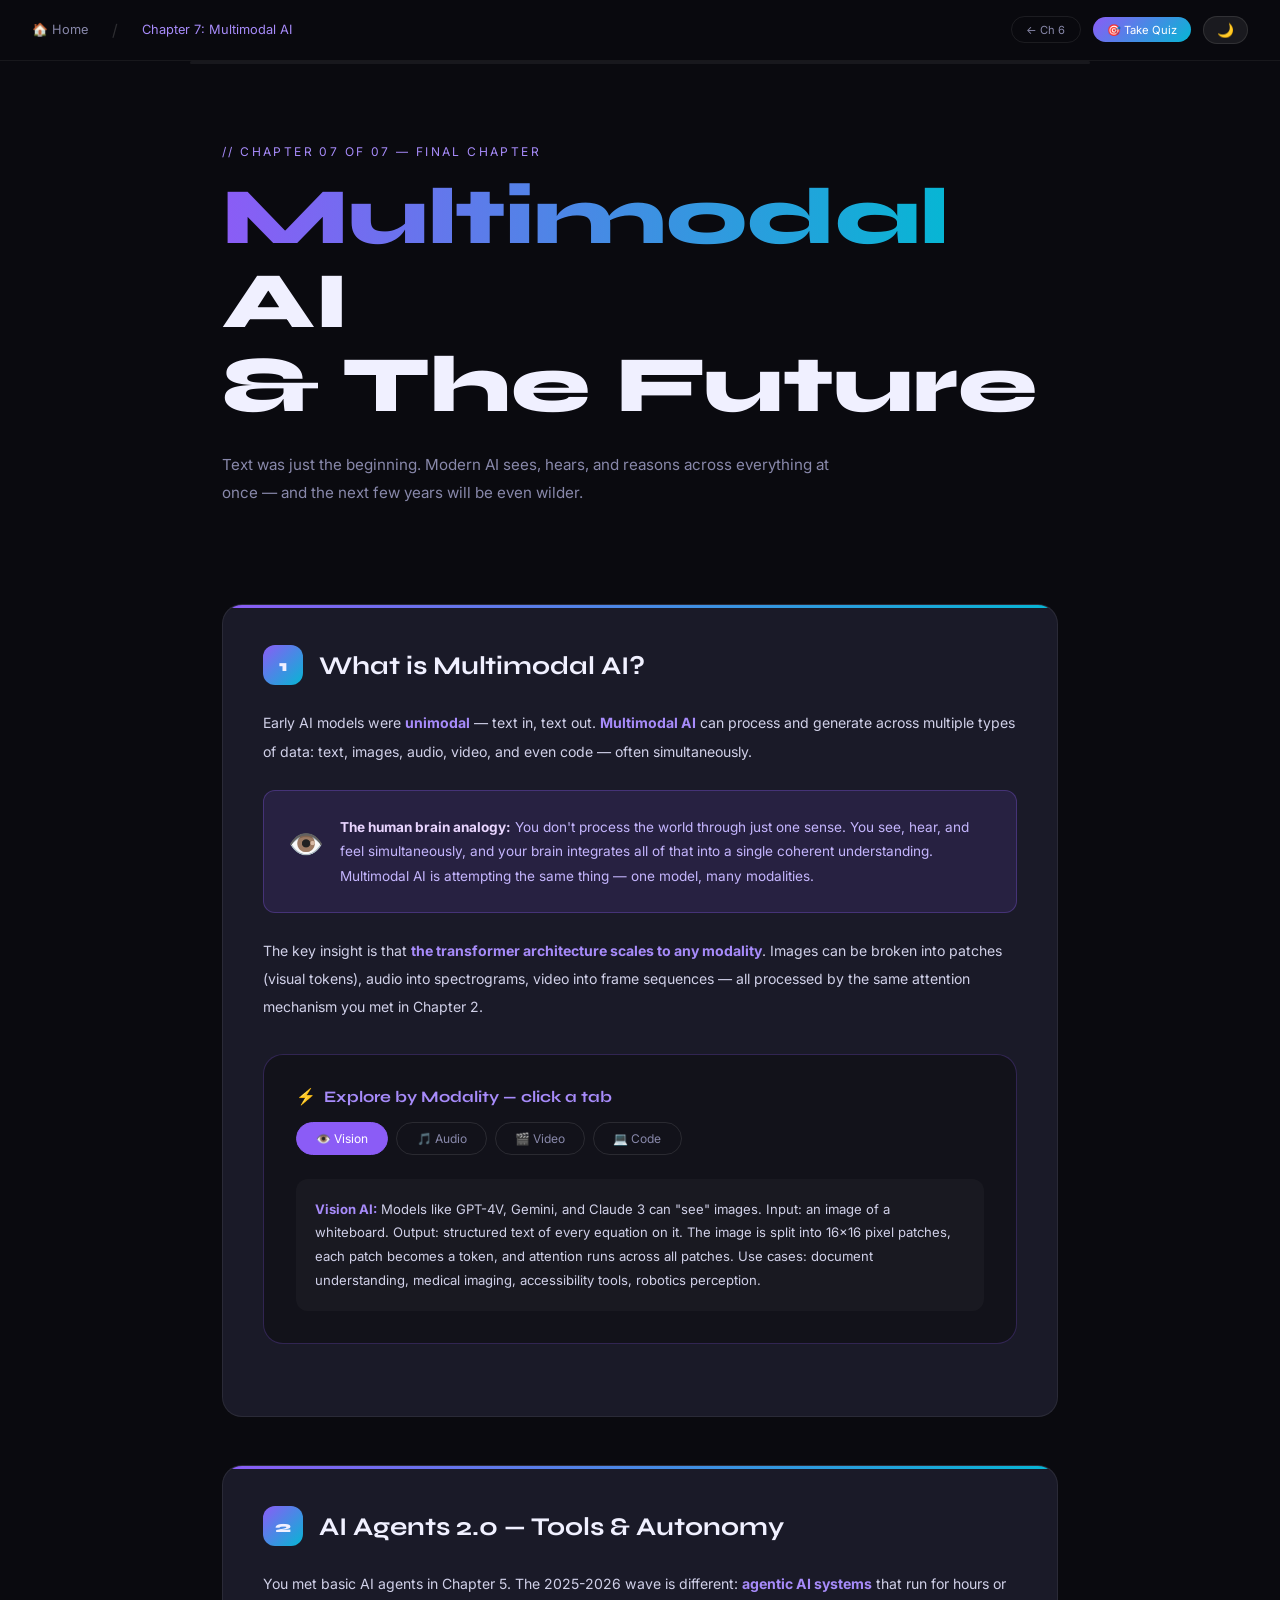
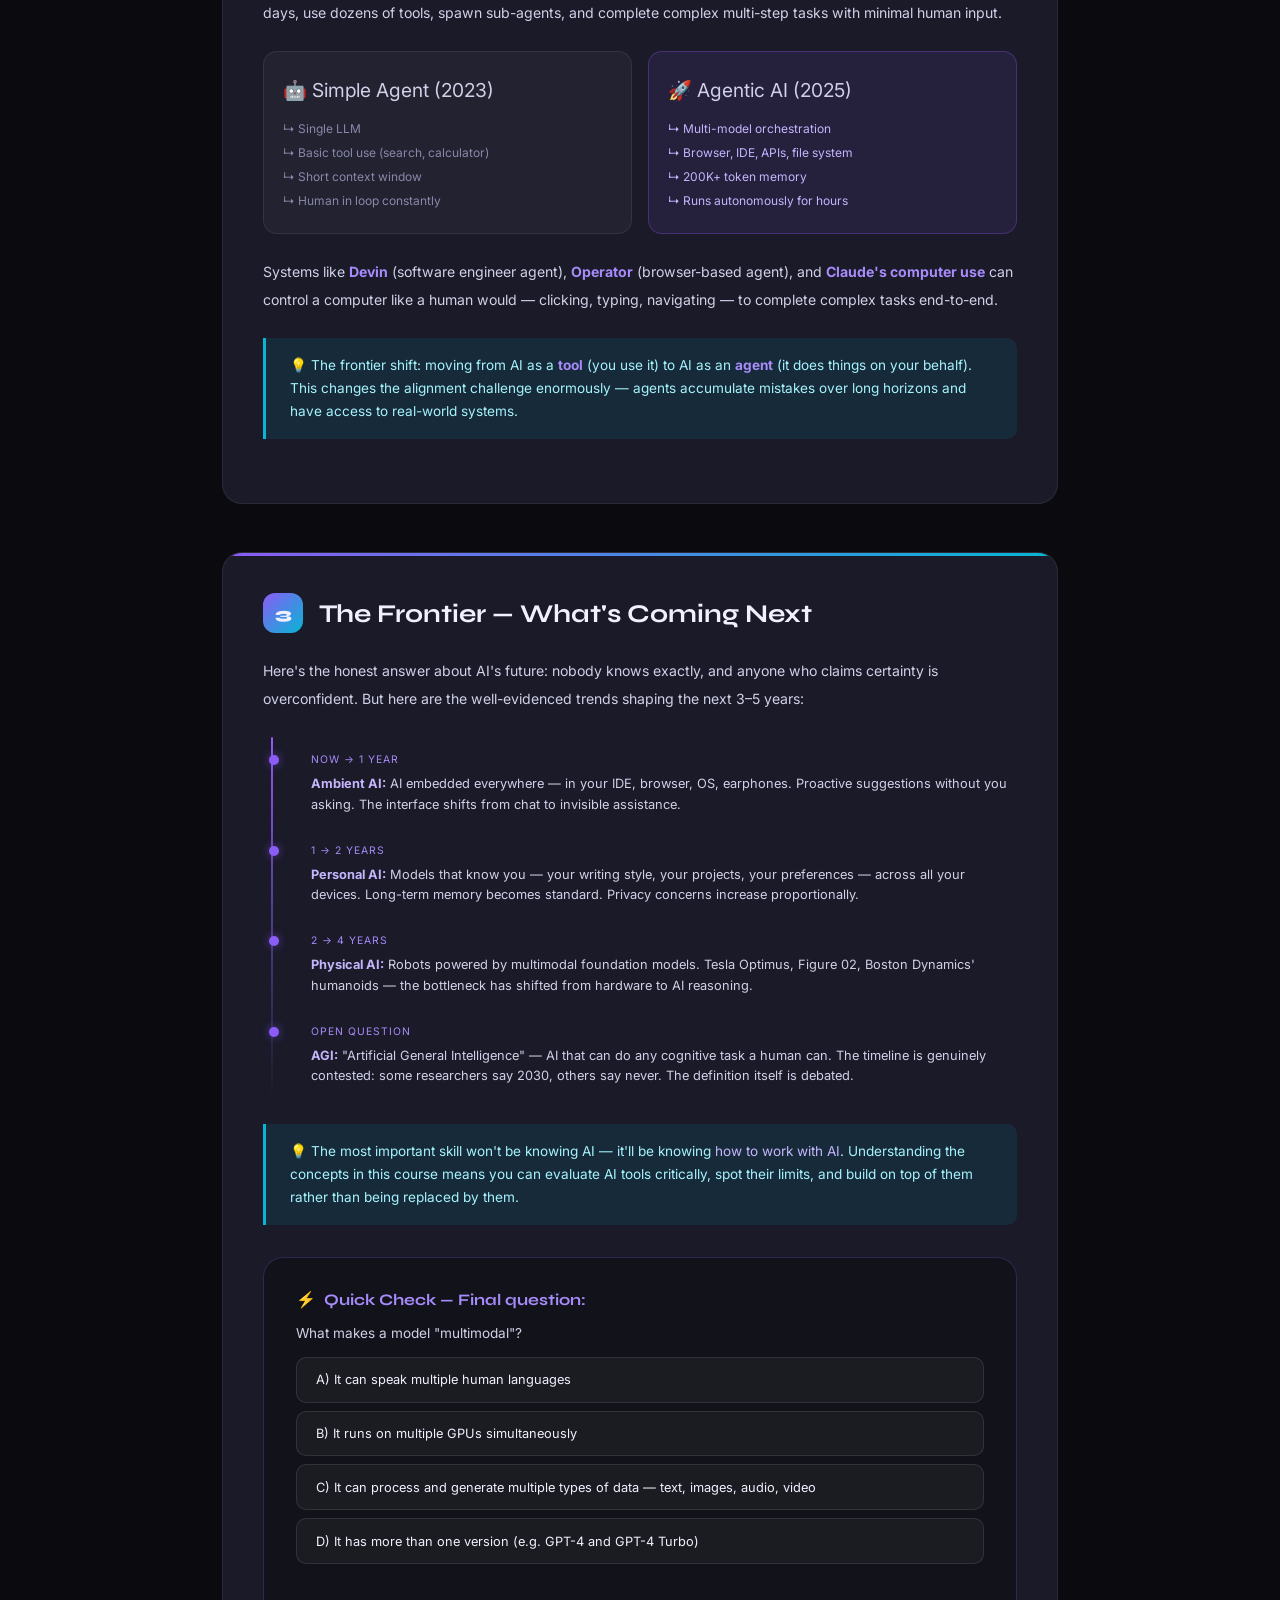
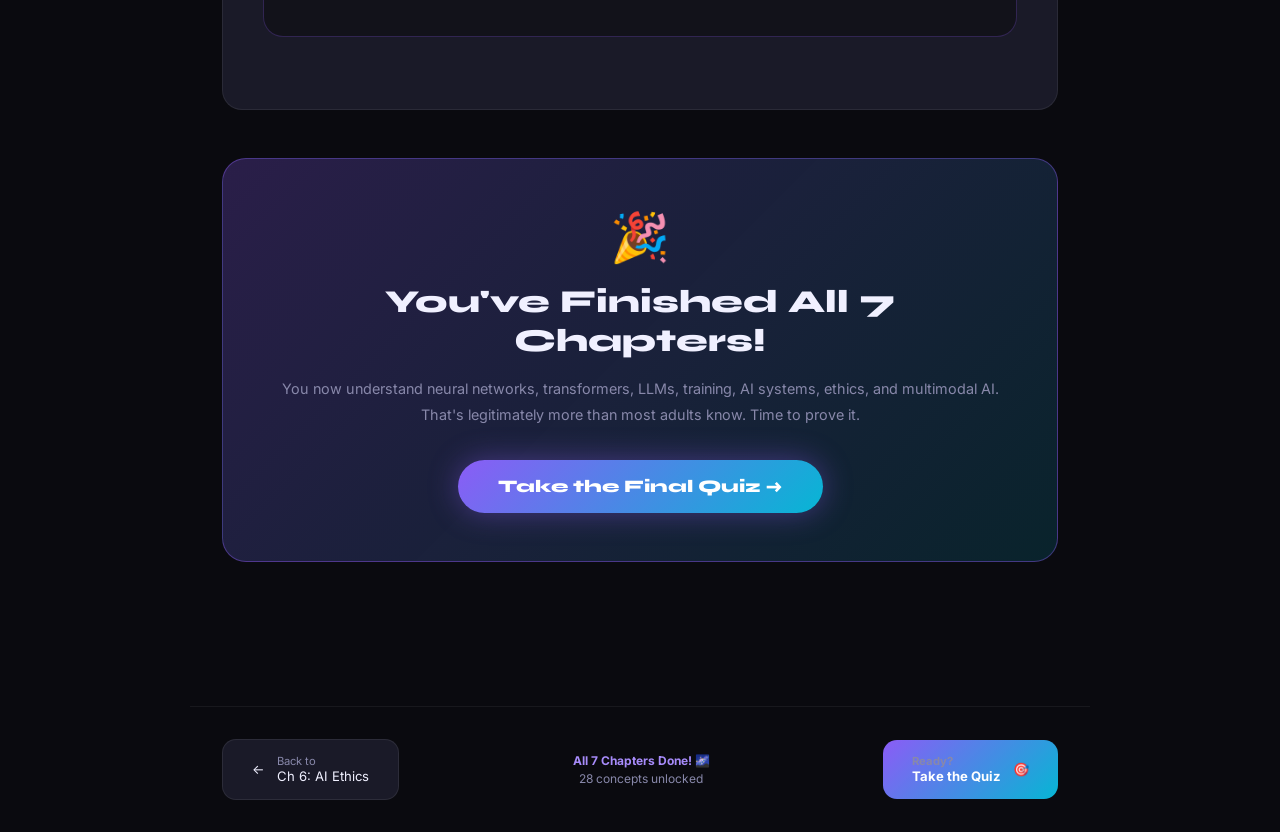
<file: chapter7.html>
<!DOCTYPE html>
<html lang="en">
<head>
  <meta charset="UTF-8">
  <meta name="viewport" content="width=device-width, initial-scale=1.0">
  <title>Chapter 7: Multimodal AI & The Future 🌌 — AI Basics</title>
  <meta name="description" content="Beyond text — vision, audio, video, and what the next generation of AI actually looks like.">
  <meta property="og:title" content="Chapter 7: Multimodal AI & The Future — AI Basics">
  <meta property="og:description" content="Vision, audio, video models and the roadmap to what comes next.">
  <meta property="og:type" content="article">
  <meta property="og:image" content="https://ai-basics.org/og-cover.png">
  <meta name="twitter:card" content="summary_large_image">
  <meta name="twitter:image" content="https://ai-basics.org/og-cover.png">
  <meta property="og:url" content="https://ai-basics.org/chapter7.html">
  <meta property="og:site_name" content="AI Basics">
  <meta property="og:locale" content="en_GB">
  <link rel="canonical" href="https://ai-basics.org/chapter7.html">
  <link rel="icon" href="/favicon.ico" sizes="any">
  <link rel="apple-touch-icon" href="/apple-touch-icon.png">
  <meta name="theme-color" content="#0a0a0f">
  <link rel="preconnect" href="https://fonts.googleapis.com">
  <link rel="preconnect" href="https://fonts.gstatic.com" crossorigin>
  <link href="https://fonts.googleapis.com/css2?family=Syne:wght@400;700;800&family=Inter:wght@400;500;600;700&family=Space+Mono:wght@400;700&display=swap" rel="stylesheet">
  <style>
    :root {
      --bg:#0a0a0f; --surface:#12121a; --card:#1a1a28;
      --accent:#8b5cf6; --accent2:#a78bfa; --accent3:#c4b5fd;
      --text:#f0f0ff; --muted:#8888aa;
    }
    * { margin:0; padding:0; box-sizing:border-box; }
    /* LIGHT MODE */
    body.light { --bg:#f5f5ff; --surface:#ebebf5; --card:#ffffff; --text:#0a0a20; --muted:#55557a; }
    body.light nav { background:rgba(240,240,250,0.92) !important; border-bottom-color:rgba(0,0,0,0.08); }
    body.light .concept { box-shadow:0 4px 20px rgba(0,0,0,0.05); border-color:rgba(0,0,0,0.08); }
    body.light .analogy { background:rgba(139,92,246,0.07); }
    body.light .key-point { background:rgba(6,182,212,0.07); }
    body.light .interactive-box { background:rgba(0,0,0,0.03); }
    /* THEME TOGGLE */
    .theme-toggle { background:rgba(255,255,255,0.07); border:1px solid rgba(255,255,255,0.1); border-radius:100px; padding:0.3rem 0.8rem; cursor:pointer; font-size:0.85rem; color:var(--muted); transition:all 0.2s; }
    .theme-toggle:hover { background:rgba(255,255,255,0.14); color:var(--text); }
    body.light .theme-toggle { background:rgba(0,0,0,0.05); border-color:rgba(0,0,0,0.1); }

    body { background:var(--bg); color:var(--text); font-family:'Inter',sans-serif; overflow-x:hidden; }

    nav {
      position:sticky; top:0; z-index:100;
      background:rgba(10,10,15,0.85);
      backdrop-filter:blur(20px);
      border-bottom:1px solid rgba(255,255,255,0.06);
      padding:1rem 2rem;
      display:flex; align-items:center; gap:1.5rem; flex-wrap:wrap;
    }
    .nav-home { text-decoration:none; color:var(--muted); font-size:0.8rem; transition:color 0.2s; }
    .nav-home:hover { color:var(--text); }
    .nav-sep { color:rgba(255,255,255,0.15); }
    .nav-current { color:var(--accent2); font-size:0.8rem; }
    .nav-links { margin-left:auto; display:flex; gap:0.75rem; align-items:center; }
    .nav-pill { padding:0.35rem 0.9rem; border-radius:100px; font-size:0.7rem; text-decoration:none; color:var(--muted); border:1px solid rgba(255,255,255,0.08); transition:all 0.2s; }
    .nav-pill:hover { border-color:var(--accent); color:var(--accent2); }
    .nav-pill.quiz { background:linear-gradient(135deg,var(--accent),#06b6d4); color:white; border:none; }
    .nav-pill.quiz:hover { opacity:0.85; }

    .progress-bar { height:3px; background:rgba(255,255,255,0.06); border-radius:100px; margin:0 2rem; max-width:900px; margin-left:auto; margin-right:auto; }
    .progress-fill { height:100%; border-radius:100px; background:linear-gradient(90deg,var(--accent),#06b6d4); width:0%; transition:width 0.2s; }

    .chapter-hero { padding:5rem 2rem 3rem; max-width:900px; margin:0 auto; }
    .chapter-num { color:var(--accent2); font-size:0.75rem; letter-spacing:0.2em; margin-bottom:1rem; }
    .chapter-title { font-family:'Syne',sans-serif; font-size:clamp(2.5rem,7vw,5rem); font-weight:800; line-height:1.05; margin-bottom:1.5rem; }
    .chapter-title span { background:linear-gradient(90deg,var(--accent),#06b6d4); -webkit-background-clip:text; -webkit-text-fill-color:transparent; background-clip:text; }
    .chapter-intro { color:var(--muted); font-size:0.95rem; line-height:1.9; max-width:640px; }

    .content { max-width:900px; margin:0 auto; padding:3rem 2rem 6rem; }

    .concept { background:var(--card); border:1px solid rgba(255,255,255,0.07); border-radius:20px; padding:2.5rem; margin-bottom:3rem; position:relative; overflow:hidden; animation:slideIn 0.5s ease both; }
    .concept:nth-child(1){animation-delay:0.1s;} .concept:nth-child(2){animation-delay:0.2s;} .concept:nth-child(3){animation-delay:0.3s;}
    .concept::before { content:''; position:absolute; top:0; left:0; right:0; height:3px; background:linear-gradient(90deg,var(--accent),#06b6d4); }
    .concept-header { display:flex; align-items:center; gap:1rem; margin-bottom:1.5rem; flex-wrap:wrap; }
    .concept-num { background:linear-gradient(135deg,var(--accent),#06b6d4); width:40px; height:40px; border-radius:12px; display:flex; align-items:center; justify-content:center; font-family:'Syne',sans-serif; font-weight:800; font-size:1rem; flex-shrink:0; }
    .concept-name { font-family:'Syne',sans-serif; font-size:1.6rem; font-weight:700; }
    .concept-body { font-size:0.88rem; color:#d0d0e8; line-height:2; }
    .concept-body p { margin-bottom:1rem; }
    .concept-body strong { color:var(--accent2); font-weight:700; }
    .concept-body em { color:var(--accent3); font-style:normal; }

    .analogy { background:rgba(139,92,246,0.12); border:1px solid rgba(139,92,246,0.3); border-radius:12px; padding:1.5rem; margin:1.5rem 0; display:flex; gap:1rem; align-items:flex-start; }
    .analogy-icon { font-size:1.8rem; flex-shrink:0; }
    .analogy-content { font-size:0.85rem; line-height:1.8; color:var(--accent3); }
    .analogy-content strong { color:#e9d5ff; }

    .key-point { background:rgba(6,182,212,0.1); border-left:3px solid #06b6d4; padding:1rem 1.5rem; margin:1.5rem 0; border-radius:0 10px 10px 0; font-size:0.85rem; color:#a5f3fc; line-height:1.7; }

    .interactive-box { background:var(--surface); border:1px solid rgba(139,92,246,0.25); border-radius:20px; padding:2rem; margin:2rem 0; }
    .interactive-title { font-family:'Syne',sans-serif; font-size:1rem; font-weight:700; color:var(--accent2); margin-bottom:1rem; display:flex; align-items:center; gap:0.5rem; }
    .interactive-title::before { content:'⚡'; }

    /* MODALITY TABS */
    .modality-tabs { display:flex; gap:0.5rem; flex-wrap:wrap; margin-bottom:1.5rem; }
    .mod-tab { padding:0.5rem 1.2rem; border-radius:100px; font-size:0.75rem; border:1px solid rgba(255,255,255,0.1); color:var(--muted); cursor:pointer; transition:all 0.2s; background:transparent; font-family:'Inter',sans-serif; }
    .mod-tab.active { background:var(--accent); border-color:var(--accent); color:white; }
    .mod-content { display:none; font-size:0.82rem; line-height:1.8; color:#d0d0e8; background:rgba(255,255,255,0.03); padding:1.2rem; border-radius:12px; }
    .mod-content.active { display:block; }

    /* TIMELINE */
    .timeline { position:relative; padding-left:2rem; margin:1.5rem 0; }
    .timeline::before { content:''; position:absolute; left:0.5rem; top:0; bottom:0; width:2px; background:linear-gradient(to bottom, var(--accent), transparent); border-radius:100px; }
    .tl-item { position:relative; padding:0.8rem 0 0.8rem 1rem; }
    .tl-item::before { content:''; position:absolute; left:-1.65rem; top:1.1rem; width:10px; height:10px; border-radius:50%; background:var(--accent); box-shadow:0 0 10px rgba(139,92,246,0.6); }
    .tl-year { font-size:0.65rem; color:var(--accent2); letter-spacing:0.1em; margin-bottom:0.2rem; }
    .tl-text { font-size:0.8rem; color:#d0d0e8; line-height:1.6; }
    .tl-text strong { color:var(--accent3); }

    /* QUIZ OPTION */
    .quiz-opt { background:rgba(255,255,255,0.04); border:1px solid rgba(255,255,255,0.1); color:var(--text); padding:0.9rem 1.2rem; border-radius:10px; text-align:left; cursor:pointer; font-family:'Inter',sans-serif; font-size:0.8rem; transition:all 0.2s; width:100%; display:block; margin:0.5rem 0; }
    .quiz-opt:hover { border-color:var(--accent); }

    /* COMPLETION BANNER */
    .completion-banner { background:linear-gradient(135deg,rgba(139,92,246,0.25),rgba(6,182,212,0.15)); border:1px solid rgba(139,92,246,0.4); border-radius:24px; padding:3rem 2rem; text-align:center; margin:0 0 3rem; }
    .completion-banner h2 { font-family:'Syne',sans-serif; font-size:2rem; font-weight:800; margin-bottom:1rem; }
    .completion-banner p { color:var(--muted); font-size:0.9rem; margin-bottom:2rem; line-height:1.8; }
    .quiz-cta { display:inline-block; background:linear-gradient(135deg,var(--accent),#06b6d4); color:white; padding:1rem 2.5rem; border-radius:100px; text-decoration:none; font-family:'Syne',sans-serif; font-weight:800; font-size:1.1rem; transition:transform 0.2s; box-shadow:0 0 30px rgba(139,92,246,0.4); }
    .quiz-cta:hover { transform:scale(1.05); }

    .bottom-nav { display:flex; justify-content:space-between; align-items:center; padding:2rem; max-width:900px; margin:0 auto; border-top:1px solid rgba(255,255,255,0.06); flex-wrap:wrap; gap:1rem; }
    .nav-btn { display:flex; align-items:center; gap:0.75rem; padding:0.9rem 1.8rem; border-radius:14px; text-decoration:none; color:var(--text); background:var(--card); border:1px solid rgba(255,255,255,0.08); font-size:0.82rem; transition:all 0.2s; }
    .nav-btn:hover { border-color:var(--accent); }
    .nav-btn.forward { background:linear-gradient(135deg,var(--accent),#06b6d4); border:none; color:white; font-weight:700; }
    .nav-btn.forward:hover { opacity:0.9; }
    .btn-small { font-size:0.7rem; color:var(--muted); }

    @keyframes slideIn { from{opacity:0;transform:translateY(20px);} to{opacity:1;transform:translateY(0);} }
  </style>
</head>
<body>

<nav>
  <a href="index.html" class="nav-home">🏠 Home</a>
  <span class="nav-sep">/</span>
  <span class="nav-current">Chapter 7: Multimodal AI</span>
  <div class="nav-links">
    <a href="chapter6.html" class="nav-pill">← Ch 6</a>
    <a href="quiz.html" class="nav-pill quiz">🎯 Take Quiz</a>
    <button class="theme-toggle" id="themeBtn" onclick="toggleTheme()">🌙</button>
  </div>
</nav>

<div class="progress-bar"><div class="progress-fill" id="progress"></div></div>

<div class="chapter-hero">
  <div class="chapter-num">// CHAPTER 07 OF 07 — FINAL CHAPTER</div>
  <h1 class="chapter-title"><span>Multimodal</span> AI<br>& The Future</h1>
  <p class="chapter-intro">Text was just the beginning. Modern AI sees, hears, and reasons across everything at once — and the next few years will be even wilder.</p>
</div>

<div class="content">

  <!-- CONCEPT 1: MULTIMODAL -->
  <div class="concept">
    <div class="concept-header">
      <div class="concept-num">1</div>
      <div class="concept-name">What is Multimodal AI?</div>
    </div>
    <div class="concept-body">
      <p>Early AI models were <strong>unimodal</strong> — text in, text out. <strong>Multimodal AI</strong> can process and generate across multiple types of data: text, images, audio, video, and even code — often simultaneously.</p>

      <div class="analogy">
        <div class="analogy-icon">👁️</div>
        <div class="analogy-content">
          <strong>The human brain analogy:</strong> You don't process the world through just one sense. You see, hear, and feel simultaneously, and your brain integrates all of that into a single coherent understanding. Multimodal AI is attempting the same thing — one model, many modalities.
        </div>
      </div>

      <p>The key insight is that <strong>the transformer architecture scales to any modality</strong>. Images can be broken into patches (visual tokens), audio into spectrograms, video into frame sequences — all processed by the same attention mechanism you met in Chapter 2.</p>
    </div>

    <div class="interactive-box">
      <div class="interactive-title">Explore by Modality — click a tab</div>
      <div class="modality-tabs">
        <button class="mod-tab active" onclick="switchMod(this,'vision')">👁️ Vision</button>
        <button class="mod-tab" onclick="switchMod(this,'audio')">🎵 Audio</button>
        <button class="mod-tab" onclick="switchMod(this,'video')">🎬 Video</button>
        <button class="mod-tab" onclick="switchMod(this,'code')">💻 Code</button>
      </div>
      <div class="mod-content active" id="mod-vision">
        <strong style="color:var(--accent2)">Vision AI:</strong> Models like GPT-4V, Gemini, and Claude 3 can "see" images. Input: an image of a whiteboard. Output: structured text of every equation on it. The image is split into 16×16 pixel patches, each patch becomes a token, and attention runs across all patches. Use cases: document understanding, medical imaging, accessibility tools, robotics perception.
      </div>
      <div class="mod-content" id="mod-audio">
        <strong style="color:var(--accent2)">Audio AI:</strong> Whisper (OpenAI) converts speech to text at near-human accuracy in 100+ languages. Models like AudioLM generate speech, music, and sound effects. Audio is processed as a spectrogram — a 2D image of frequencies over time — which transformers handle just like visual patches. Use cases: real-time transcription, voice cloning, music generation, accessibility.
      </div>
      <div class="mod-content" id="mod-video">
        <strong style="color:var(--accent2)">Video AI:</strong> Video is the hardest modality — it's images + audio + time. Sora (OpenAI, 2024) generates photorealistic video from text prompts by treating video as a sequence of "spacetime patches." The model must understand physics, causality, and consistency across frames. Current challenge: maintaining consistency over longer clips.
      </div>
      <div class="mod-content" id="mod-code">
        <strong style="color:var(--accent2)">Code AI:</strong> GitHub Copilot, Cursor, and Claude all treat code as a modality. But truly multimodal code AI can take a screenshot of a UI and generate the code for it, or look at a hand-drawn diagram and produce working software. Models like GPT-4o can go from image → code in a single step.
      </div>
    </div>
  </div>

  <!-- CONCEPT 2: AI AGENTS 2.0 -->
  <div class="concept">
    <div class="concept-header">
      <div class="concept-num">2</div>
      <div class="concept-name">AI Agents 2.0 — Tools & Autonomy</div>
    </div>
    <div class="concept-body">
      <p>You met basic AI agents in Chapter 5. The 2025-2026 wave is different: <strong>agentic AI systems</strong> that run for hours or days, use dozens of tools, spawn sub-agents, and complete complex multi-step tasks with minimal human input.</p>

      <div style="display:grid;grid-template-columns:1fr 1fr;gap:1rem;margin:1.5rem 0;">
        <div style="background:rgba(255,255,255,0.04);border:1px solid rgba(255,255,255,0.08);border-radius:14px;padding:1.2rem;">
          <div style="font-size:1.2rem;margin-bottom:0.5rem;">🤖 Simple Agent (2023)</div>
          <ul style="font-size:0.75rem;color:var(--muted);line-height:2;list-style:none;padding:0;">
            <li>↳ Single LLM</li>
            <li>↳ Basic tool use (search, calculator)</li>
            <li>↳ Short context window</li>
            <li>↳ Human in loop constantly</li>
          </ul>
        </div>
        <div style="background:rgba(139,92,246,0.1);border:1px solid rgba(139,92,246,0.3);border-radius:14px;padding:1.2rem;">
          <div style="font-size:1.2rem;margin-bottom:0.5rem;">🚀 Agentic AI (2025)</div>
          <ul style="font-size:0.75rem;color:var(--accent3);line-height:2;list-style:none;padding:0;">
            <li>↳ Multi-model orchestration</li>
            <li>↳ Browser, IDE, APIs, file system</li>
            <li>↳ 200K+ token memory</li>
            <li>↳ Runs autonomously for hours</li>
          </ul>
        </div>
      </div>

      <p>Systems like <strong>Devin</strong> (software engineer agent), <strong>Operator</strong> (browser-based agent), and <strong>Claude's computer use</strong> can control a computer like a human would — clicking, typing, navigating — to complete complex tasks end-to-end.</p>

      <div class="key-point">
        💡 The frontier shift: moving from AI as a <strong>tool</strong> (you use it) to AI as an <strong>agent</strong> (it does things on your behalf). This changes the alignment challenge enormously — agents accumulate mistakes over long horizons and have access to real-world systems.
      </div>
    </div>
  </div>

  <!-- CONCEPT 3: WHAT'S COMING -->
  <div class="concept">
    <div class="concept-header">
      <div class="concept-num">3</div>
      <div class="concept-name">The Frontier — What's Coming Next</div>
    </div>
    <div class="concept-body">
      <p>Here's the honest answer about AI's future: nobody knows exactly, and anyone who claims certainty is overconfident. But here are the well-evidenced trends shaping the next 3–5 years:</p>

      <div class="timeline">
        <div class="tl-item">
          <div class="tl-year">NOW → 1 YEAR</div>
          <div class="tl-text"><strong>Ambient AI:</strong> AI embedded everywhere — in your IDE, browser, OS, earphones. Proactive suggestions without you asking. The interface shifts from chat to invisible assistance.</div>
        </div>
        <div class="tl-item">
          <div class="tl-year">1 → 2 YEARS</div>
          <div class="tl-text"><strong>Personal AI:</strong> Models that know you — your writing style, your projects, your preferences — across all your devices. Long-term memory becomes standard. Privacy concerns increase proportionally.</div>
        </div>
        <div class="tl-item">
          <div class="tl-year">2 → 4 YEARS</div>
          <div class="tl-text"><strong>Physical AI:</strong> Robots powered by multimodal foundation models. Tesla Optimus, Figure 02, Boston Dynamics' humanoids — the bottleneck has shifted from hardware to AI reasoning.</div>
        </div>
        <div class="tl-item">
          <div class="tl-year">OPEN QUESTION</div>
          <div class="tl-text"><strong>AGI:</strong> "Artificial General Intelligence" — AI that can do any cognitive task a human can. The timeline is genuinely contested: some researchers say 2030, others say never. The definition itself is debated.</div>
        </div>
      </div>

      <div class="key-point">
        💡 The most important skill won't be knowing AI — it'll be knowing <em>how to work with AI</em>. Understanding the concepts in this course means you can evaluate AI tools critically, spot their limits, and build on top of them rather than being replaced by them.
      </div>
    </div>

    <div class="interactive-box">
      <div class="interactive-title">Quick Check — Final question:</div>
      <p style="font-size:0.85rem;margin-bottom:1rem;color:#d0d0e8;">What makes a model "multimodal"?</p>
      <div id="quiz-opts">
        <button class="quiz-opt" onclick="checkQ7(this,false)">A) It can speak multiple human languages</button>
        <button class="quiz-opt" onclick="checkQ7(this,false)">B) It runs on multiple GPUs simultaneously</button>
        <button class="quiz-opt" onclick="checkQ7(this,true)">C) It can process and generate multiple types of data — text, images, audio, video</button>
        <button class="quiz-opt" onclick="checkQ7(this,false)">D) It has more than one version (e.g. GPT-4 and GPT-4 Turbo)</button>
      </div>
      <div id="quiz-feedback" style="margin-top:1rem;font-size:0.82rem;min-height:24px;"></div>
    </div>
  </div>

  <!-- COMPLETION BANNER -->
  <div class="completion-banner">
    <div style="font-size:3rem;margin-bottom:1rem;">🎉</div>
    <h2>You've Finished All 7 Chapters!</h2>
    <p>You now understand neural networks, transformers, LLMs, training, AI systems, ethics, and multimodal AI.<br>That's legitimately more than most adults know. Time to prove it.</p>
    <a href="quiz.html" class="quiz-cta">Take the Final Quiz →</a>
  </div>

</div>

<div class="bottom-nav">
  <a href="chapter6.html" class="nav-btn">
    <span>←</span>
    <div><div class="btn-small">Back to</div>Ch 6: AI Ethics</div>
  </a>
  <div style="text-align:center;font-size:0.75rem;color:var(--muted);">
    <div style="color:var(--accent2);font-weight:700;margin-bottom:0.2rem;">All 7 Chapters Done! 🌌</div>
    28 concepts unlocked
  </div>
  <a href="quiz.html" class="nav-btn forward">
    <div><div class="btn-small">Ready?</div>Take the Quiz</div>
    <span>🎯</span>
  </a>
</div>

<script>
  // Theme toggle
  function toggleTheme() {
    const light = document.body.classList.toggle('light');
    localStorage.setItem('aibasics_theme', light ? 'light' : 'dark');
    document.getElementById('themeBtn').textContent = light ? '☀️' : '🌙';
  }
  if (localStorage.getItem('aibasics_theme') === 'light') {
    document.body.classList.add('light');
    const _b = document.getElementById('themeBtn'); if (_b) _b.textContent = '☀️';
  }

  // Progress bar + chapter 7 completion
  let _done = false;
  window.addEventListener('scroll', () => {
    const p = (window.scrollY / (document.body.scrollHeight - window.innerHeight)) * 100;
    document.getElementById('progress').style.width = Math.min(p,100) + '%';
    if (p >= 85 && !_done) { _done = true; localStorage.setItem('aibasics_ch7_complete', '1'); }
  });

  function switchMod(btn, id) {
    document.querySelectorAll('.mod-tab').forEach(t => t.classList.remove('active'));
    document.querySelectorAll('.mod-content').forEach(c => c.classList.remove('active'));
    btn.classList.add('active');
    document.getElementById('mod-' + id).classList.add('active');
  }

  function checkQ7(btn, correct) {
    document.querySelectorAll('.quiz-opt').forEach(o => { o.disabled = true; o.style.opacity = '0.5'; });
    btn.style.opacity = '1';
    if (correct) {
      btn.style.background = 'rgba(16,185,129,0.25)'; btn.style.borderColor = '#10b981';
      document.getElementById('quiz-feedback').innerHTML = '<span style="color:#10b981">✅ Correct! Multimodal = multiple modalities — text, images, audio, video processed together.</span>';
    } else {
      btn.style.background = 'rgba(244,63,94,0.25)'; btn.style.borderColor = '#f43f5e';
      document.getElementById('quiz-feedback').innerHTML = '<span style="color:#f43f5e">❌ Not quite. Think about different types of data inputs.</span>';
      setTimeout(() => {
        document.querySelectorAll('.quiz-opt').forEach(o => { o.disabled = false; o.style.opacity='1'; o.style.background='rgba(255,255,255,0.04)'; o.style.borderColor='rgba(255,255,255,0.1)'; });
        document.getElementById('quiz-feedback').innerHTML = '';
        btn.style.background='rgba(244,63,94,0.15)'; btn.style.borderColor='rgba(244,63,94,0.3)';
      }, 2200);
    }
  }
</script>
</body>
</html>
</file>
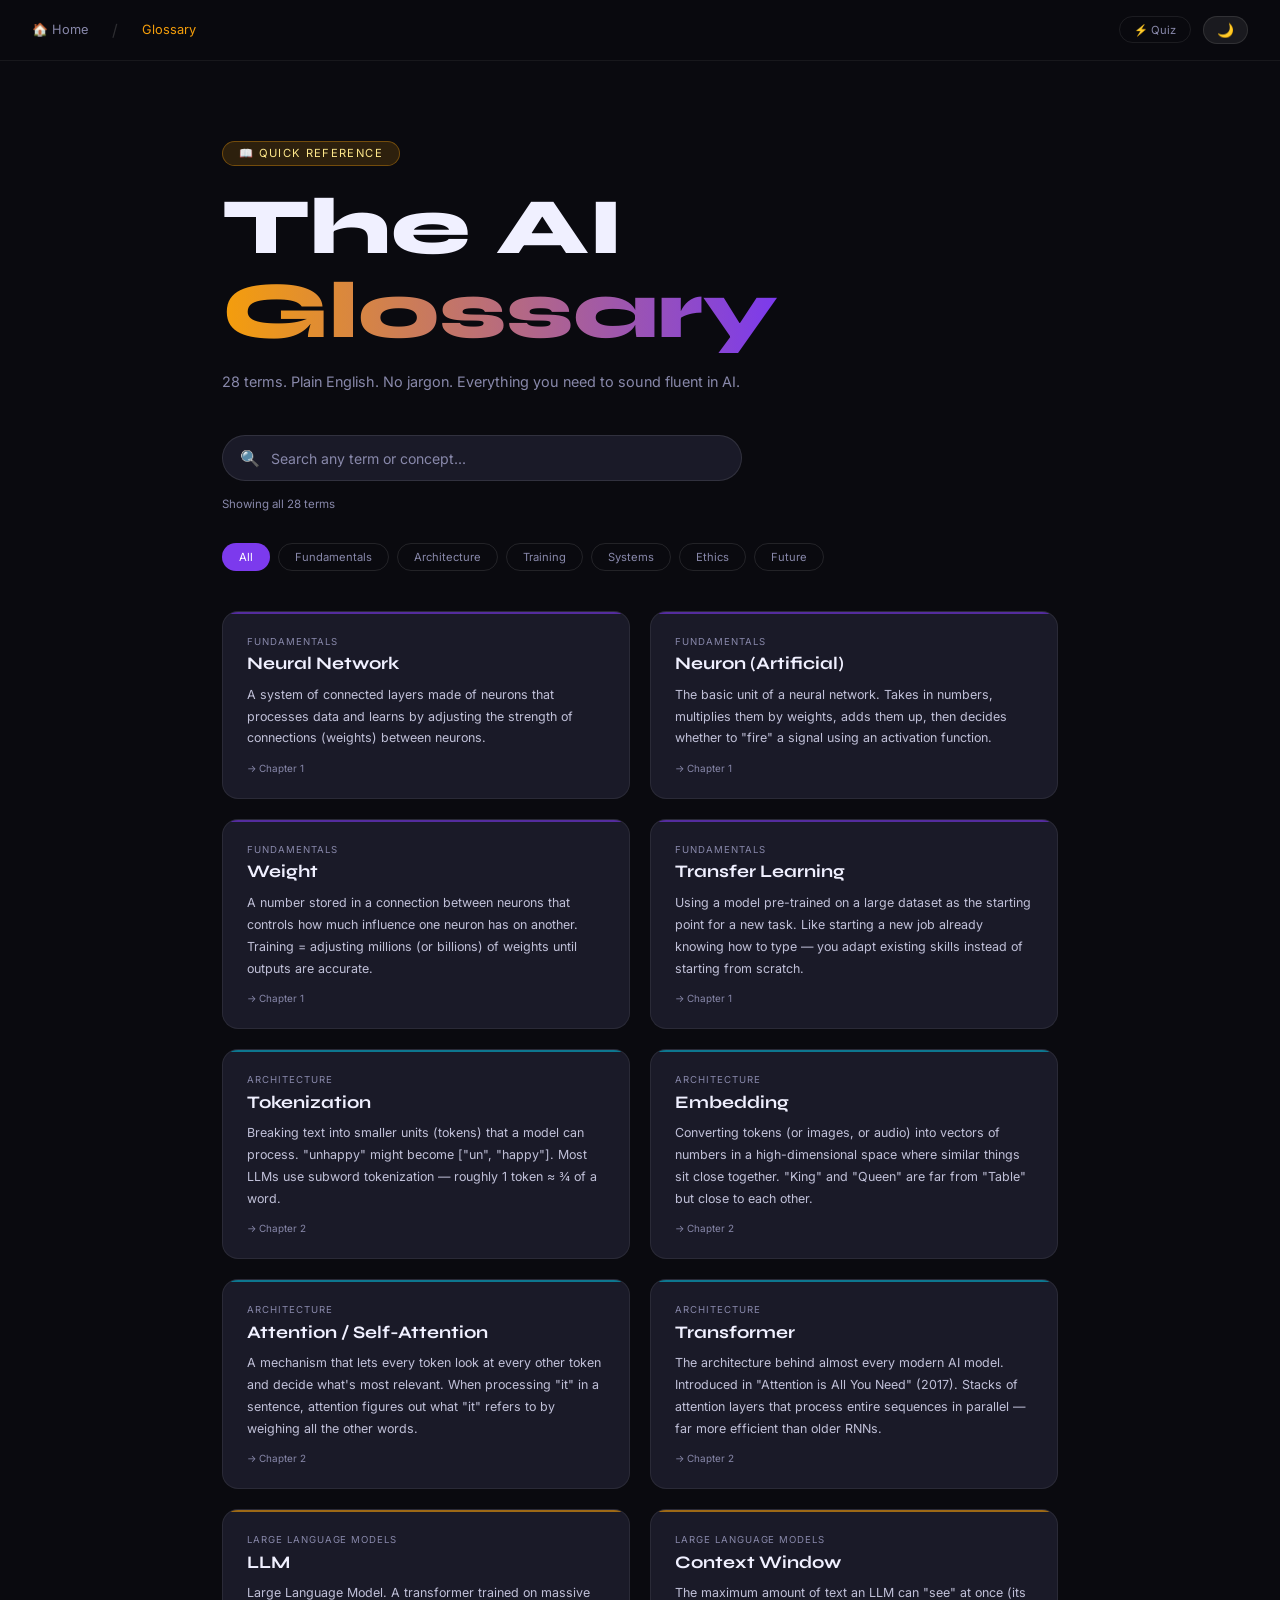
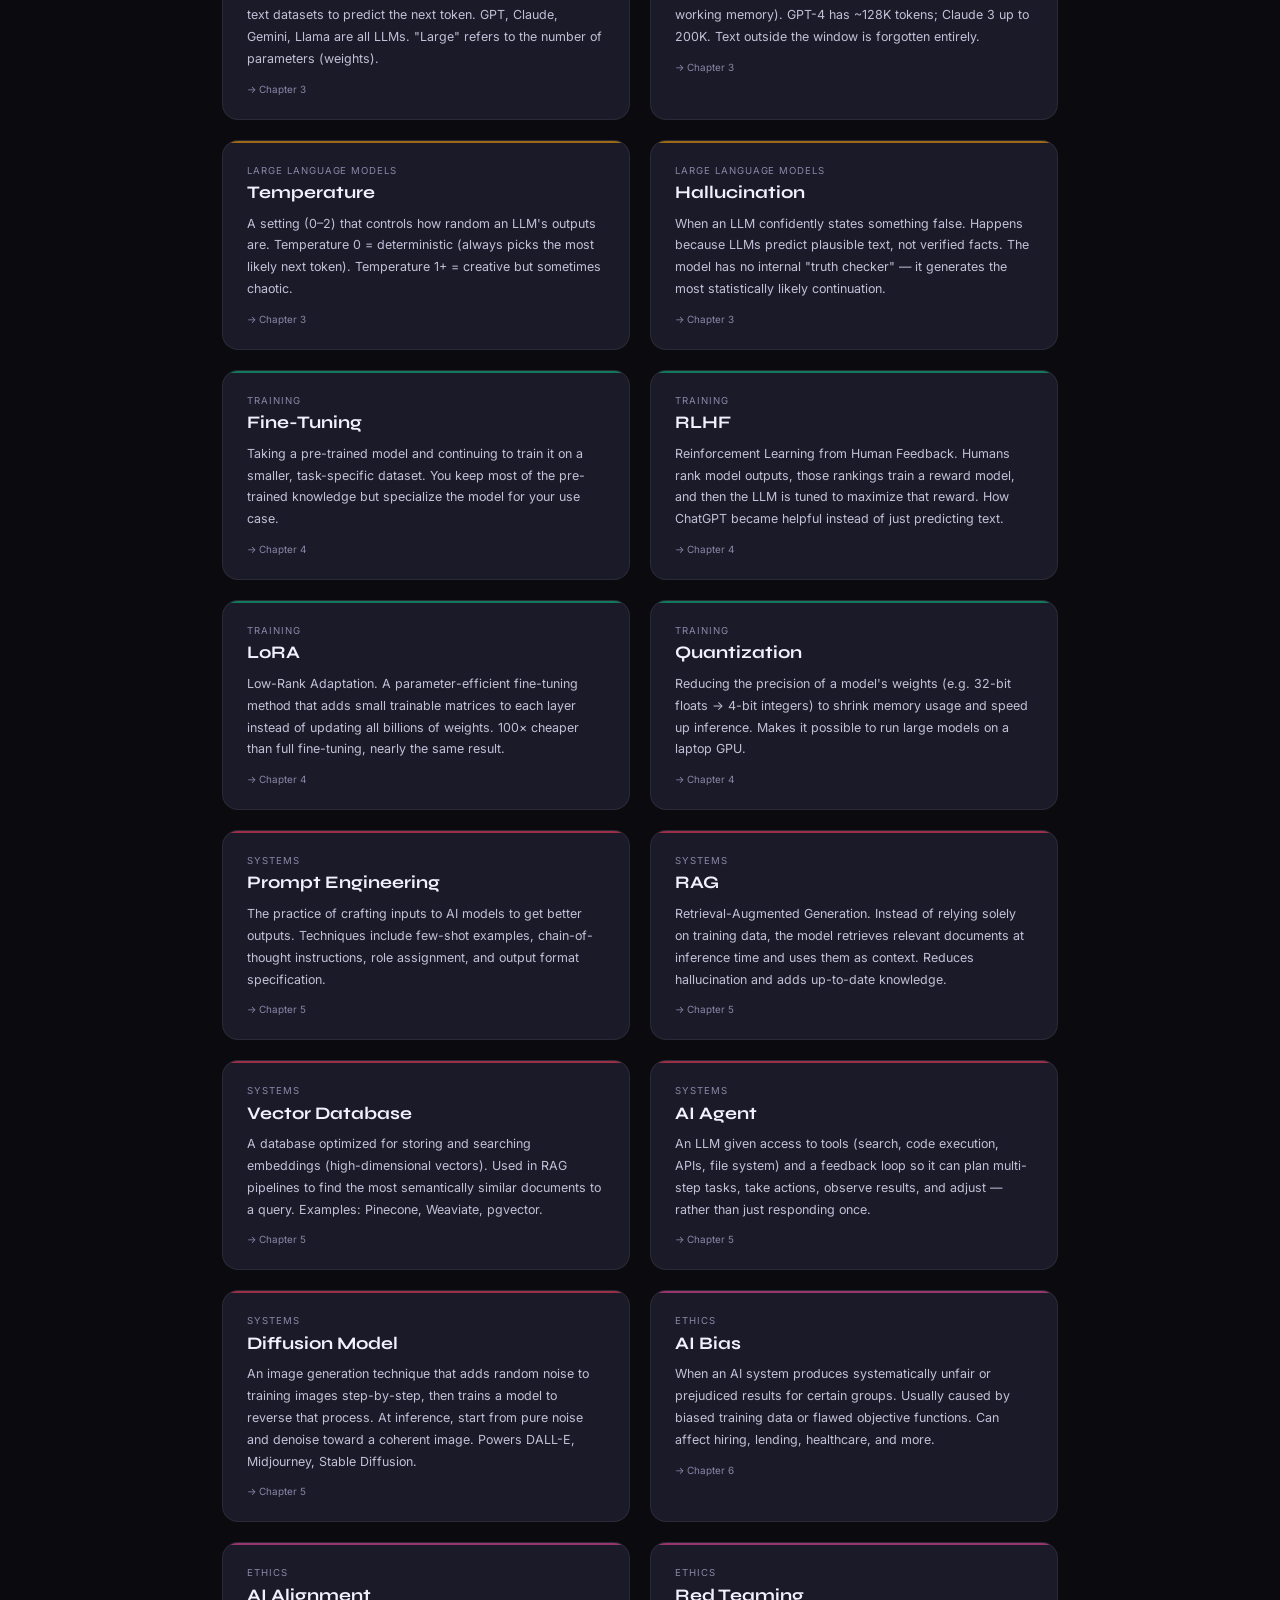
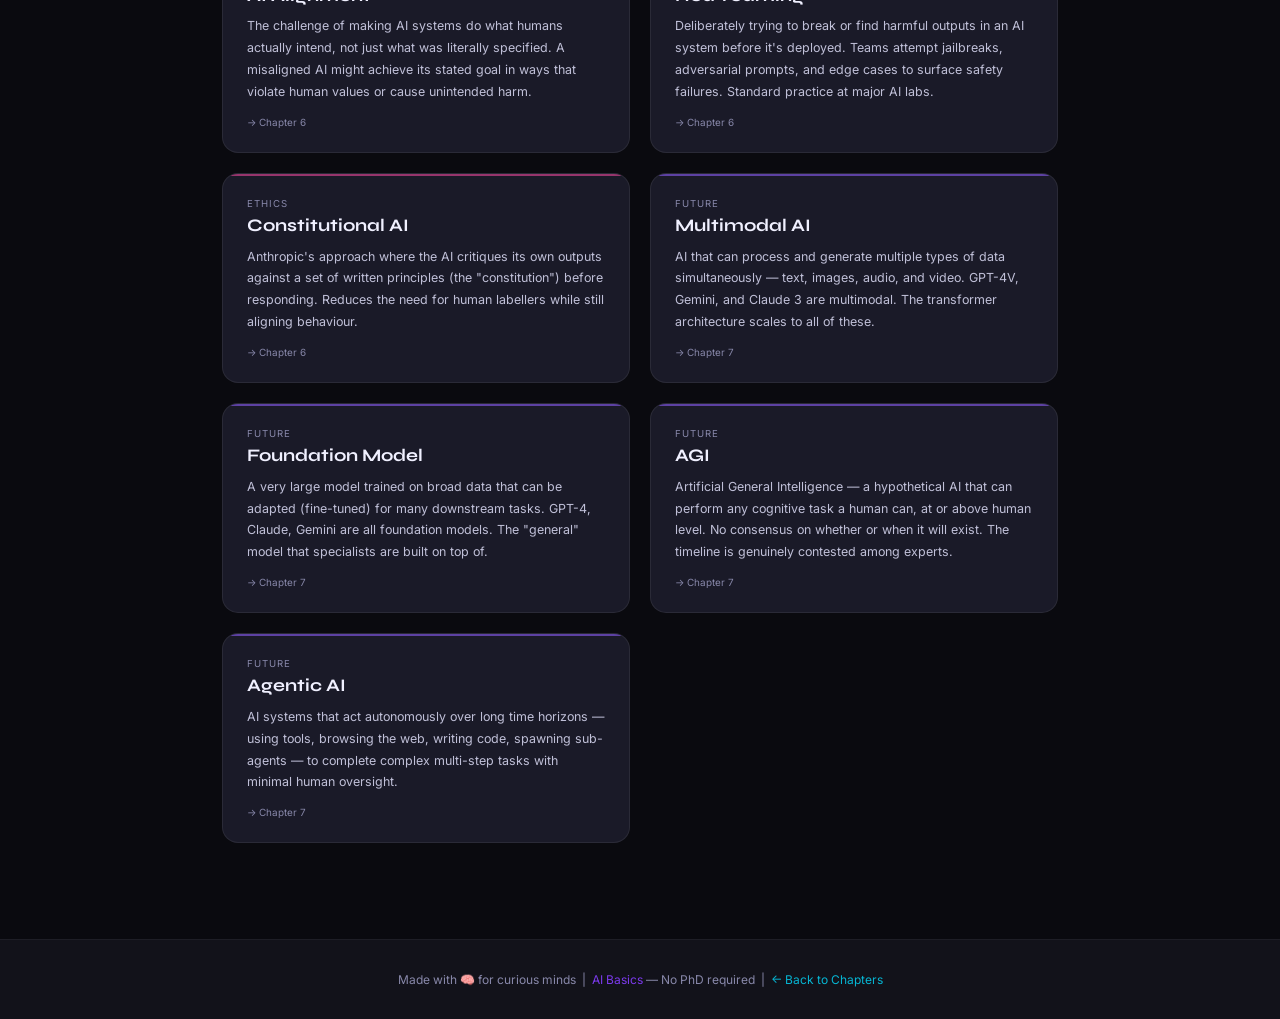
<file: glossary.html>
<!DOCTYPE html>
<html lang="en">
<head>
  <meta charset="UTF-8">
  <meta name="viewport" content="width=device-width, initial-scale=1.0">
  <title>AI Glossary 📖 — AI Basics</title>
  <meta name="description" content="Every AI term explained in plain English. Searchable quick-reference for all 28 concepts.">
  <meta property="og:title" content="AI Glossary — AI Basics">
  <meta property="og:description" content="28 AI terms explained simply. No jargon, no PhD required.">
  <meta property="og:type" content="website">
  <meta property="og:image" content="https://ai-basics.org/og-cover.png">
  <meta name="twitter:card" content="summary_large_image">
  <meta name="twitter:image" content="https://ai-basics.org/og-cover.png">
  <meta property="og:url" content="https://ai-basics.org/glossary.html">
  <meta property="og:site_name" content="AI Basics">
  <meta property="og:locale" content="en_GB">
  <link rel="canonical" href="https://ai-basics.org/glossary.html">
  <link rel="icon" href="/favicon.ico" sizes="any">
  <link rel="apple-touch-icon" href="/apple-touch-icon.png">
  <meta name="theme-color" content="#0a0a0f">
  <link rel="preconnect" href="https://fonts.googleapis.com">
  <link rel="preconnect" href="https://fonts.gstatic.com" crossorigin>
  <link href="https://fonts.googleapis.com/css2?family=Syne:wght@400;700;800&family=Inter:wght@400;500;600;700&family=Space+Mono:wght@400;700&display=swap" rel="stylesheet">
  <style>
    :root {
      --bg:#0a0a0f; --surface:#12121a; --card:#1a1a28;
      --accent1:#7c3aed; --accent2:#06b6d4; --accent3:#f59e0b;
      --accent4:#10b981; --accent5:#f43f5e;
      --text:#f0f0ff; --muted:#8888aa;
    }
    * { margin:0; padding:0; box-sizing:border-box; }
    /* LIGHT MODE */
    body.light { --bg:#f5f5ff; --surface:#ebebf5; --card:#ffffff; --text:#0a0a20; --muted:#55557a; }
    body.light nav { background:rgba(240,240,250,0.92) !important; border-bottom-color:rgba(0,0,0,0.08); }
    body.light .term-card { box-shadow:0 2px 16px rgba(0,0,0,0.05); border-color:rgba(0,0,0,0.06); }
    body.light .search-input { background:rgba(0,0,0,0.05); border-color:rgba(0,0,0,0.1); }
    .theme-toggle { background:rgba(255,255,255,0.07); border:1px solid rgba(255,255,255,0.1); border-radius:100px; padding:0.3rem 0.8rem; cursor:pointer; font-size:0.85rem; color:var(--muted); transition:all 0.2s; }
    .theme-toggle:hover { background:rgba(255,255,255,0.14); color:var(--text); }
    body.light .theme-toggle { background:rgba(0,0,0,0.05); border-color:rgba(0,0,0,0.1); }

    body { background:var(--bg); color:var(--text); font-family:'Inter',sans-serif; overflow-x:hidden; }

    nav {
      position:sticky; top:0; z-index:100;
      background:rgba(10,10,15,0.85);
      backdrop-filter:blur(20px);
      border-bottom:1px solid rgba(255,255,255,0.06);
      padding:1rem 2rem;
      display:flex; align-items:center; gap:1.5rem; flex-wrap:wrap;
    }
    .nav-home { text-decoration:none; color:var(--muted); font-size:0.8rem; transition:color 0.2s; }
    .nav-home:hover { color:var(--text); }
    .nav-sep { color:rgba(255,255,255,0.15); }
    .nav-current { color:var(--accent3); font-size:0.8rem; }
    .nav-links { margin-left:auto; display:flex; gap:0.75rem; align-items:center; }
    .nav-pill { padding:0.35rem 0.9rem; border-radius:100px; font-size:0.7rem; text-decoration:none; color:var(--muted); border:1px solid rgba(255,255,255,0.08); transition:all 0.2s; }
    .nav-pill:hover { border-color:var(--accent3); color:#fde68a; }

    /* HERO */
    .glossary-hero { padding:5rem 2rem 3rem; max-width:900px; margin:0 auto; }
    .hero-badge { display:inline-block; background:rgba(245,158,11,0.15); border:1px solid rgba(245,158,11,0.35); color:#fde68a; padding:0.3rem 1rem; border-radius:100px; font-size:0.7rem; letter-spacing:0.12em; margin-bottom:1.2rem; }
    .glossary-hero h1 { font-family:'Syne',sans-serif; font-size:clamp(2.5rem,7vw,5rem); font-weight:800; line-height:1.05; margin-bottom:1rem; }
    .glossary-hero h1 span { background:linear-gradient(90deg,var(--accent3),var(--accent1)); -webkit-background-clip:text; -webkit-text-fill-color:transparent; background-clip:text; }
    .glossary-hero p { color:var(--muted); font-size:0.9rem; line-height:1.8; max-width:540px; margin-bottom:2.5rem; }

    /* SEARCH */
    .search-wrap { position:relative; max-width:520px; margin-bottom:1rem; }
    .search-input { width:100%; background:var(--card); border:1px solid rgba(255,255,255,0.1); border-radius:100px; padding:0.85rem 1.5rem 0.85rem 3rem; font-size:0.88rem; color:var(--text); font-family:'Inter',sans-serif; outline:none; transition:border-color 0.2s; }
    .search-input::placeholder { color:var(--muted); }
    .search-input:focus { border-color:var(--accent3); }
    .search-icon { position:absolute; left:1.1rem; top:50%; transform:translateY(-50%); color:var(--muted); font-size:1rem; pointer-events:none; }
    .result-count { font-size:0.72rem; color:var(--muted); margin-bottom:2rem; }

    /* FILTER PILLS */
    .filter-row { display:flex; gap:0.5rem; flex-wrap:wrap; margin-bottom:2.5rem; }
    .filter-pill { padding:0.35rem 1rem; border-radius:100px; font-size:0.7rem; border:1px solid rgba(255,255,255,0.1); color:var(--muted); cursor:pointer; transition:all 0.2s; background:transparent; font-family:'Inter',sans-serif; }
    .filter-pill.active { color:white; border-color:transparent; }
    .filter-pill[data-cat="all"].active { background:var(--accent1); }
    .filter-pill[data-cat="fundamentals"].active { background:var(--accent1); }
    .filter-pill[data-cat="architecture"].active { background:var(--accent2); }
    .filter-pill[data-cat="training"].active { background:var(--accent4); }
    .filter-pill[data-cat="systems"].active { background:var(--accent5); }
    .filter-pill[data-cat="ethics"].active { background:#ec4899; }
    .filter-pill[data-cat="future"].active { background:#8b5cf6; }

    /* MAIN GRID */
    .terms-container { max-width:900px; margin:0 auto; padding:0 2rem 6rem; }
    .terms-grid { display:grid; grid-template-columns:repeat(auto-fill,minmax(280px,1fr)); gap:1.25rem; }
    .term-card { background:var(--card); border:1px solid rgba(255,255,255,0.07); border-radius:16px; padding:1.5rem; transition:transform 0.2s, border-color 0.2s; cursor:default; position:relative; overflow:hidden; }
    .term-card::before { content:''; position:absolute; top:0; left:0; right:0; height:2px; background:var(--term-color,var(--accent1)); opacity:0.6; }
    .term-card:hover { transform:translateY(-3px); border-color:rgba(255,255,255,0.14); }
    .term-tag { font-size:0.6rem; color:var(--muted); letter-spacing:0.1em; margin-bottom:0.4rem; }
    .term-name { font-family:'Syne',sans-serif; font-size:1.1rem; font-weight:700; margin-bottom:0.6rem; color:var(--text); }
    .term-def { font-size:0.78rem; color:#c0c0d8; line-height:1.75; }
    .term-chapter { margin-top:0.8rem; font-size:0.62rem; color:var(--muted); }
    .term-chapter a { color:var(--muted); text-decoration:none; transition:color 0.2s; }
    .term-chapter a:hover { color:var(--text); }
    .no-results { text-align:center; padding:4rem 2rem; color:var(--muted); font-size:0.9rem; display:none; }
    .term-card[hidden] { display:none; }

    footer { background:var(--surface); border-top:1px solid rgba(255,255,255,0.05); padding:2rem; text-align:center; color:var(--muted); font-size:0.75rem; }
    footer span { color:var(--accent1); }
  </style>
</head>
<body>

<nav>
  <a href="index.html" class="nav-home">🏠 Home</a>
  <span class="nav-sep">/</span>
  <span class="nav-current">Glossary</span>
  <div class="nav-links">
    <a href="quiz.html" class="nav-pill">⚡ Quiz</a>
    <button class="theme-toggle" id="themeBtn" onclick="toggleTheme()">🌙</button>
  </div>
</nav>

<div class="glossary-hero" style="padding-bottom:0;">
  <div class="hero-badge">📖 QUICK REFERENCE</div>
  <h1>The AI <span>Glossary</span></h1>
  <p>28 terms. Plain English. No jargon. Everything you need to sound fluent in AI.</p>

  <div class="search-wrap">
    <span class="search-icon">🔍</span>
    <input class="search-input" id="glossarySearch" type="search" placeholder="Search any term or concept..." oninput="filterTerms()" autocomplete="off">
  </div>
  <div class="result-count" id="resultCount">Showing all 28 terms</div>

  <div class="filter-row">
    <button class="filter-pill active" data-cat="all" onclick="filterCat(this,'all')">All</button>
    <button class="filter-pill" data-cat="fundamentals" onclick="filterCat(this,'fundamentals')">Fundamentals</button>
    <button class="filter-pill" data-cat="architecture" onclick="filterCat(this,'architecture')">Architecture</button>
    <button class="filter-pill" data-cat="training" onclick="filterCat(this,'training')">Training</button>
    <button class="filter-pill" data-cat="systems" onclick="filterCat(this,'systems')">Systems</button>
    <button class="filter-pill" data-cat="ethics" onclick="filterCat(this,'ethics')">Ethics</button>
    <button class="filter-pill" data-cat="future" onclick="filterCat(this,'future')">Future</button>
  </div>
</div>

<div class="terms-container">
  <div class="terms-grid" id="termsGrid">

    <!-- FUNDAMENTALS -->
    <div class="term-card" data-cat="fundamentals" style="--term-color:#7c3aed">
      <div class="term-tag">FUNDAMENTALS</div>
      <div class="term-name">Neural Network</div>
      <div class="term-def">A system of connected layers made of neurons that processes data and learns by adjusting the strength of connections (weights) between neurons.</div>
      <div class="term-chapter">→ <a href="chapter1.html">Chapter 1</a></div>
    </div>

    <div class="term-card" data-cat="fundamentals" style="--term-color:#7c3aed">
      <div class="term-tag">FUNDAMENTALS</div>
      <div class="term-name">Neuron (Artificial)</div>
      <div class="term-def">The basic unit of a neural network. Takes in numbers, multiplies them by weights, adds them up, then decides whether to "fire" a signal using an activation function.</div>
      <div class="term-chapter">→ <a href="chapter1.html">Chapter 1</a></div>
    </div>

    <div class="term-card" data-cat="fundamentals" style="--term-color:#7c3aed">
      <div class="term-tag">FUNDAMENTALS</div>
      <div class="term-name">Weight</div>
      <div class="term-def">A number stored in a connection between neurons that controls how much influence one neuron has on another. Training = adjusting millions (or billions) of weights until outputs are accurate.</div>
      <div class="term-chapter">→ <a href="chapter1.html">Chapter 1</a></div>
    </div>

    <div class="term-card" data-cat="fundamentals" style="--term-color:#7c3aed">
      <div class="term-tag">FUNDAMENTALS</div>
      <div class="term-name">Transfer Learning</div>
      <div class="term-def">Using a model pre-trained on a large dataset as the starting point for a new task. Like starting a new job already knowing how to type — you adapt existing skills instead of starting from scratch.</div>
      <div class="term-chapter">→ <a href="chapter1.html">Chapter 1</a></div>
    </div>

    <!-- ARCHITECTURE -->
    <div class="term-card" data-cat="architecture" style="--term-color:#06b6d4">
      <div class="term-tag">ARCHITECTURE</div>
      <div class="term-name">Tokenization</div>
      <div class="term-def">Breaking text into smaller units (tokens) that a model can process. "unhappy" might become ["un", "happy"]. Most LLMs use subword tokenization — roughly 1 token ≈ ¾ of a word.</div>
      <div class="term-chapter">→ <a href="chapter2.html">Chapter 2</a></div>
    </div>

    <div class="term-card" data-cat="architecture" style="--term-color:#06b6d4">
      <div class="term-tag">ARCHITECTURE</div>
      <div class="term-name">Embedding</div>
      <div class="term-def">Converting tokens (or images, or audio) into vectors of numbers in a high-dimensional space where similar things sit close together. "King" and "Queen" are far from "Table" but close to each other.</div>
      <div class="term-chapter">→ <a href="chapter2.html">Chapter 2</a></div>
    </div>

    <div class="term-card" data-cat="architecture" style="--term-color:#06b6d4">
      <div class="term-tag">ARCHITECTURE</div>
      <div class="term-name">Attention / Self-Attention</div>
      <div class="term-def">A mechanism that lets every token look at every other token and decide what's most relevant. When processing "it" in a sentence, attention figures out what "it" refers to by weighing all the other words.</div>
      <div class="term-chapter">→ <a href="chapter2.html">Chapter 2</a></div>
    </div>

    <div class="term-card" data-cat="architecture" style="--term-color:#06b6d4">
      <div class="term-tag">ARCHITECTURE</div>
      <div class="term-name">Transformer</div>
      <div class="term-def">The architecture behind almost every modern AI model. Introduced in "Attention is All You Need" (2017). Stacks of attention layers that process entire sequences in parallel — far more efficient than older RNNs.</div>
      <div class="term-chapter">→ <a href="chapter2.html">Chapter 2</a></div>
    </div>

    <!-- LLMs -->
    <div class="term-card" data-cat="architecture" style="--term-color:#f59e0b">
      <div class="term-tag">LARGE LANGUAGE MODELS</div>
      <div class="term-name">LLM</div>
      <div class="term-def">Large Language Model. A transformer trained on massive text datasets to predict the next token. GPT, Claude, Gemini, Llama are all LLMs. "Large" refers to the number of parameters (weights).</div>
      <div class="term-chapter">→ <a href="chapter3.html">Chapter 3</a></div>
    </div>

    <div class="term-card" data-cat="architecture" style="--term-color:#f59e0b">
      <div class="term-tag">LARGE LANGUAGE MODELS</div>
      <div class="term-name">Context Window</div>
      <div class="term-def">The maximum amount of text an LLM can "see" at once (its working memory). GPT-4 has ~128K tokens; Claude 3 up to 200K. Text outside the window is forgotten entirely.</div>
      <div class="term-chapter">→ <a href="chapter3.html">Chapter 3</a></div>
    </div>

    <div class="term-card" data-cat="architecture" style="--term-color:#f59e0b">
      <div class="term-tag">LARGE LANGUAGE MODELS</div>
      <div class="term-name">Temperature</div>
      <div class="term-def">A setting (0–2) that controls how random an LLM's outputs are. Temperature 0 = deterministic (always picks the most likely next token). Temperature 1+ = creative but sometimes chaotic.</div>
      <div class="term-chapter">→ <a href="chapter3.html">Chapter 3</a></div>
    </div>

    <div class="term-card" data-cat="architecture" style="--term-color:#f59e0b">
      <div class="term-tag">LARGE LANGUAGE MODELS</div>
      <div class="term-name">Hallucination</div>
      <div class="term-def">When an LLM confidently states something false. Happens because LLMs predict plausible text, not verified facts. The model has no internal "truth checker" — it generates the most statistically likely continuation.</div>
      <div class="term-chapter">→ <a href="chapter3.html">Chapter 3</a></div>
    </div>

    <!-- TRAINING -->
    <div class="term-card" data-cat="training" style="--term-color:#10b981">
      <div class="term-tag">TRAINING</div>
      <div class="term-name">Fine-Tuning</div>
      <div class="term-def">Taking a pre-trained model and continuing to train it on a smaller, task-specific dataset. You keep most of the pre-trained knowledge but specialize the model for your use case.</div>
      <div class="term-chapter">→ <a href="chapter4.html">Chapter 4</a></div>
    </div>

    <div class="term-card" data-cat="training" style="--term-color:#10b981">
      <div class="term-tag">TRAINING</div>
      <div class="term-name">RLHF</div>
      <div class="term-def">Reinforcement Learning from Human Feedback. Humans rank model outputs, those rankings train a reward model, and then the LLM is tuned to maximize that reward. How ChatGPT became helpful instead of just predicting text.</div>
      <div class="term-chapter">→ <a href="chapter4.html">Chapter 4</a></div>
    </div>

    <div class="term-card" data-cat="training" style="--term-color:#10b981">
      <div class="term-tag">TRAINING</div>
      <div class="term-name">LoRA</div>
      <div class="term-def">Low-Rank Adaptation. A parameter-efficient fine-tuning method that adds small trainable matrices to each layer instead of updating all billions of weights. 100× cheaper than full fine-tuning, nearly the same result.</div>
      <div class="term-chapter">→ <a href="chapter4.html">Chapter 4</a></div>
    </div>

    <div class="term-card" data-cat="training" style="--term-color:#10b981">
      <div class="term-tag">TRAINING</div>
      <div class="term-name">Quantization</div>
      <div class="term-def">Reducing the precision of a model's weights (e.g. 32-bit floats → 4-bit integers) to shrink memory usage and speed up inference. Makes it possible to run large models on a laptop GPU.</div>
      <div class="term-chapter">→ <a href="chapter4.html">Chapter 4</a></div>
    </div>

    <!-- SYSTEMS -->
    <div class="term-card" data-cat="systems" style="--term-color:#f43f5e">
      <div class="term-tag">SYSTEMS</div>
      <div class="term-name">Prompt Engineering</div>
      <div class="term-def">The practice of crafting inputs to AI models to get better outputs. Techniques include few-shot examples, chain-of-thought instructions, role assignment, and output format specification.</div>
      <div class="term-chapter">→ <a href="chapter5.html">Chapter 5</a></div>
    </div>

    <div class="term-card" data-cat="systems" style="--term-color:#f43f5e">
      <div class="term-tag">SYSTEMS</div>
      <div class="term-name">RAG</div>
      <div class="term-def">Retrieval-Augmented Generation. Instead of relying solely on training data, the model retrieves relevant documents at inference time and uses them as context. Reduces hallucination and adds up-to-date knowledge.</div>
      <div class="term-chapter">→ <a href="chapter5.html">Chapter 5</a></div>
    </div>

    <div class="term-card" data-cat="systems" style="--term-color:#f43f5e">
      <div class="term-tag">SYSTEMS</div>
      <div class="term-name">Vector Database</div>
      <div class="term-def">A database optimized for storing and searching embeddings (high-dimensional vectors). Used in RAG pipelines to find the most semantically similar documents to a query. Examples: Pinecone, Weaviate, pgvector.</div>
      <div class="term-chapter">→ <a href="chapter5.html">Chapter 5</a></div>
    </div>

    <div class="term-card" data-cat="systems" style="--term-color:#f43f5e">
      <div class="term-tag">SYSTEMS</div>
      <div class="term-name">AI Agent</div>
      <div class="term-def">An LLM given access to tools (search, code execution, APIs, file system) and a feedback loop so it can plan multi-step tasks, take actions, observe results, and adjust — rather than just responding once.</div>
      <div class="term-chapter">→ <a href="chapter5.html">Chapter 5</a></div>
    </div>

    <div class="term-card" data-cat="systems" style="--term-color:#f43f5e">
      <div class="term-tag">SYSTEMS</div>
      <div class="term-name">Diffusion Model</div>
      <div class="term-def">An image generation technique that adds random noise to training images step-by-step, then trains a model to reverse that process. At inference, start from pure noise and denoise toward a coherent image. Powers DALL-E, Midjourney, Stable Diffusion.</div>
      <div class="term-chapter">→ <a href="chapter5.html">Chapter 5</a></div>
    </div>

    <!-- ETHICS -->
    <div class="term-card" data-cat="ethics" style="--term-color:#ec4899">
      <div class="term-tag">ETHICS</div>
      <div class="term-name">AI Bias</div>
      <div class="term-def">When an AI system produces systematically unfair or prejudiced results for certain groups. Usually caused by biased training data or flawed objective functions. Can affect hiring, lending, healthcare, and more.</div>
      <div class="term-chapter">→ <a href="chapter6.html">Chapter 6</a></div>
    </div>

    <div class="term-card" data-cat="ethics" style="--term-color:#ec4899">
      <div class="term-tag">ETHICS</div>
      <div class="term-name">AI Alignment</div>
      <div class="term-def">The challenge of making AI systems do what humans actually intend, not just what was literally specified. A misaligned AI might achieve its stated goal in ways that violate human values or cause unintended harm.</div>
      <div class="term-chapter">→ <a href="chapter6.html">Chapter 6</a></div>
    </div>

    <div class="term-card" data-cat="ethics" style="--term-color:#ec4899">
      <div class="term-tag">ETHICS</div>
      <div class="term-name">Red Teaming</div>
      <div class="term-def">Deliberately trying to break or find harmful outputs in an AI system before it's deployed. Teams attempt jailbreaks, adversarial prompts, and edge cases to surface safety failures. Standard practice at major AI labs.</div>
      <div class="term-chapter">→ <a href="chapter6.html">Chapter 6</a></div>
    </div>

    <div class="term-card" data-cat="ethics" style="--term-color:#ec4899">
      <div class="term-tag">ETHICS</div>
      <div class="term-name">Constitutional AI</div>
      <div class="term-def">Anthropic's approach where the AI critiques its own outputs against a set of written principles (the "constitution") before responding. Reduces the need for human labellers while still aligning behaviour.</div>
      <div class="term-chapter">→ <a href="chapter6.html">Chapter 6</a></div>
    </div>

    <!-- FUTURE -->
    <div class="term-card" data-cat="future" style="--term-color:#8b5cf6">
      <div class="term-tag">FUTURE</div>
      <div class="term-name">Multimodal AI</div>
      <div class="term-def">AI that can process and generate multiple types of data simultaneously — text, images, audio, and video. GPT-4V, Gemini, and Claude 3 are multimodal. The transformer architecture scales to all of these.</div>
      <div class="term-chapter">→ <a href="chapter7.html">Chapter 7</a></div>
    </div>

    <div class="term-card" data-cat="future" style="--term-color:#8b5cf6">
      <div class="term-tag">FUTURE</div>
      <div class="term-name">Foundation Model</div>
      <div class="term-def">A very large model trained on broad data that can be adapted (fine-tuned) for many downstream tasks. GPT-4, Claude, Gemini are all foundation models. The "general" model that specialists are built on top of.</div>
      <div class="term-chapter">→ <a href="chapter7.html">Chapter 7</a></div>
    </div>

    <div class="term-card" data-cat="future" style="--term-color:#8b5cf6">
      <div class="term-tag">FUTURE</div>
      <div class="term-name">AGI</div>
      <div class="term-def">Artificial General Intelligence — a hypothetical AI that can perform any cognitive task a human can, at or above human level. No consensus on whether or when it will exist. The timeline is genuinely contested among experts.</div>
      <div class="term-chapter">→ <a href="chapter7.html">Chapter 7</a></div>
    </div>

    <div class="term-card" data-cat="future" style="--term-color:#8b5cf6">
      <div class="term-tag">FUTURE</div>
      <div class="term-name">Agentic AI</div>
      <div class="term-def">AI systems that act autonomously over long time horizons — using tools, browsing the web, writing code, spawning sub-agents — to complete complex multi-step tasks with minimal human oversight.</div>
      <div class="term-chapter">→ <a href="chapter7.html">Chapter 7</a></div>
    </div>

  </div>
  <div class="no-results" id="noResults">No terms match "<span id="noResultsTerm"></span>" — try a different search.</div>
</div>

<footer>
  <p>Made with 🧠 for curious minds &nbsp;|&nbsp; <span>AI Basics</span> — No PhD required &nbsp;|&nbsp; <a href="index.html" style="color:var(--accent2);text-decoration:none;">← Back to Chapters</a></p>
</footer>

<script>
  // Theme toggle
  function toggleTheme() {
    const light = document.body.classList.toggle('light');
    localStorage.setItem('aibasics_theme', light ? 'light' : 'dark');
    document.getElementById('themeBtn').textContent = light ? '☀️' : '🌙';
  }
  if (localStorage.getItem('aibasics_theme') === 'light') {
    document.body.classList.add('light');
    const _b = document.getElementById('themeBtn'); if (_b) _b.textContent = '☀️';
  }

  let activeCategory = 'all';

  function filterTerms() {
    applyFilters();
  }

  function filterCat(btn, cat) {
    document.querySelectorAll('.filter-pill').forEach(p => p.classList.remove('active'));
    btn.classList.add('active');
    activeCategory = cat;
    applyFilters();
  }

  function applyFilters() {
    const query = document.getElementById('glossarySearch').value.toLowerCase().trim();
    const cards = document.querySelectorAll('.term-card');
    let visible = 0;
    cards.forEach(card => {
      const catMatch = activeCategory === 'all' || card.dataset.cat === activeCategory;
      const textMatch = !query || card.textContent.toLowerCase().includes(query);
      const show = catMatch && textMatch;
      card.toggleAttribute('hidden', !show);
      if (show) visible++;
    });
    const total = cards.length;
    document.getElementById('resultCount').textContent =
      visible === total ? `Showing all ${total} terms` : `Showing ${visible} of ${total} terms`;
    const noResults = document.getElementById('noResults');
    const noResultsTerm = document.getElementById('noResultsTerm');
    if (visible === 0) {
      noResults.style.display = 'block';
      noResultsTerm.textContent = query || activeCategory;
    } else {
      noResults.style.display = 'none';
    }
  }
</script>
</body>
</html>
</file>
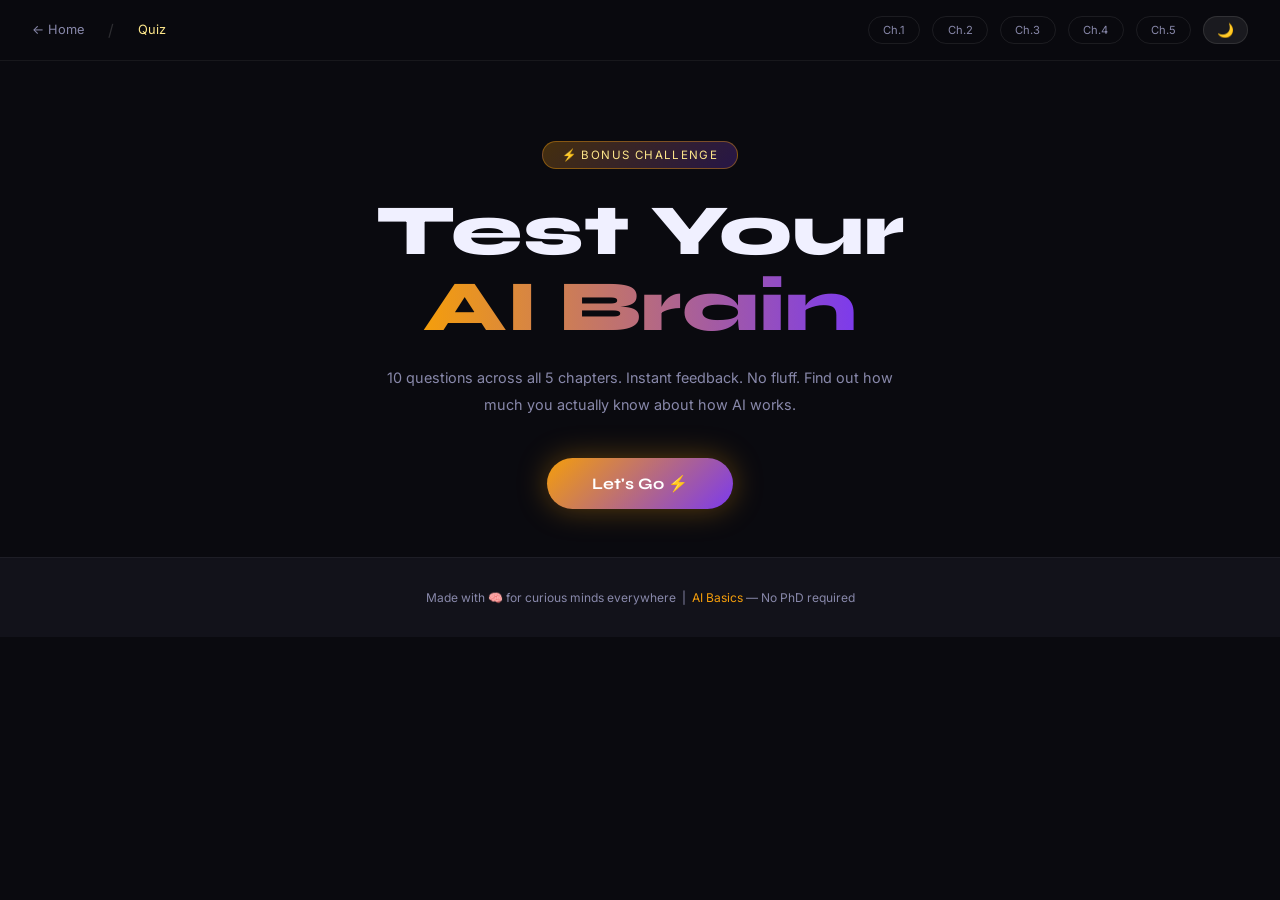
<file: quiz.html>
<!DOCTYPE html>
<html lang="en">
<head>
  <meta charset="UTF-8">
  <meta name="viewport" content="width=device-width, initial-scale=1.0">
  <title>Quiz: Test Your AI Brain ⚡ — AI Basics</title>
  <meta name="description" content="Test your AI knowledge with 10 quick questions. Instant results, no judgement.">
  <meta property="og:title" content="Quiz: Test Your AI Brain — AI Basics">
  <meta property="og:description" content="10 questions, instant results. See how much you actually know about AI.">
  <meta property="og:type" content="website">
  <meta property="og:image" content="https://ai-basics.org/og-cover.png">
  <meta name="twitter:card" content="summary_large_image">
  <meta name="twitter:image" content="https://ai-basics.org/og-cover.png">
  <meta property="og:url" content="https://ai-basics.org/quiz.html">
  <meta property="og:site_name" content="AI Basics">
  <meta property="og:locale" content="en_GB">
  <link rel="canonical" href="https://ai-basics.org/quiz.html">
  <link rel="icon" href="/favicon.ico" sizes="any">
  <link rel="apple-touch-icon" href="/apple-touch-icon.png">
  <meta name="theme-color" content="#0a0a0f">
  <link href="https://fonts.googleapis.com/css2?family=Syne:wght@400;700;800&family=Inter:wght@400;500;600;700&family=Space+Mono:wght@400;700&display=swap" rel="stylesheet">
  <style>
    :root {
      --bg: #0a0a0f;
      --surface: #12121a;
      --card: #1a1a28;
      --accent1: #7c3aed;
      --accent2: #06b6d4;
      --accent3: #f59e0b;
      --accent4: #10b981;
      --accent5: #f43f5e;
      --text: #f0f0ff;
      --muted: #8888aa;
    }
    /* LIGHT MODE */
    body.light { --bg:#f5f5ff; --surface:#ebebf5; --card:#ffffff; --text:#0a0a20; --muted:#55557a; }
    body.light nav { background:rgba(240,240,250,0.92) !important; border-bottom-color:rgba(0,0,0,0.08); }
    body.light .quiz-card { box-shadow:0 4px 20px rgba(0,0,0,0.05); border-color:rgba(0,0,0,0.08); }
    body.light .option { background:rgba(0,0,0,0.03); border-color:rgba(0,0,0,0.08); }
    body.light .theme-toggle { background:rgba(0,0,0,0.05); border-color:rgba(0,0,0,0.1); }
    * { margin: 0; padding: 0; box-sizing: border-box; }
    body { background: var(--bg); color: var(--text); font-family: 'Inter', sans-serif; overflow-x: hidden; }

    /* NAV */
    nav {
      position: sticky; top: 0; z-index: 100;
      background: rgba(10,10,15,0.85);
      backdrop-filter: blur(20px);
      border-bottom: 1px solid rgba(255,255,255,0.06);
      padding: 1rem 2rem;
      display: flex; align-items: center; gap: 1.5rem; flex-wrap: wrap;
    }
    .nav-home { text-decoration: none; color: var(--muted); font-size: 0.8rem; transition: color 0.2s; }
    .nav-home:hover { color: var(--text); }
    .nav-sep { color: rgba(255,255,255,0.15); }
    .nav-current { color: #fde68a; font-size: 0.8rem; }
    .nav-links { margin-left: auto; display: flex; gap: 0.75rem; }
    .nav-pill {
      padding: 0.35rem 0.9rem; border-radius: 100px;
      font-size: 0.7rem; text-decoration: none; color: var(--muted);
      border: 1px solid rgba(255,255,255,0.08); transition: all 0.2s;
    }
    .nav-pill:hover { border-color: var(--accent3); color: #fde68a; }

    /* THEME TOGGLE */
    .theme-toggle { background:rgba(255,255,255,0.07); border:1px solid rgba(255,255,255,0.1); border-radius:100px; padding:0.3rem 0.8rem; cursor:pointer; font-size:0.85rem; color:var(--muted); transition:all 0.2s; }
    .theme-toggle:hover { background:rgba(255,255,255,0.14); color:var(--text); }

    /* HERO */
    .quiz-hero {
      padding: 5rem 2rem 3rem;
      max-width: 760px; margin: 0 auto; text-align: center;
    }
    .quiz-badge {
      display: inline-block;
      background: linear-gradient(135deg, rgba(245,158,11,0.25), rgba(124,58,237,0.25));
      border: 1px solid rgba(245,158,11,0.4);
      color: #fde68a;
      padding: 0.4rem 1.2rem; border-radius: 100px;
      font-size: 0.72rem; letter-spacing: 0.12em; margin-bottom: 1.5rem;
    }
    .quiz-hero h1 {
      font-family: 'Syne', sans-serif;
      font-size: clamp(2.5rem, 7vw, 4.5rem);
      font-weight: 800; line-height: 1.05; margin-bottom: 1.2rem;
    }
    .quiz-hero h1 span {
      background: linear-gradient(90deg, var(--accent3), var(--accent1));
      -webkit-background-clip: text; -webkit-text-fill-color: transparent; background-clip: text;
    }
    .quiz-hero p { color: var(--muted); font-size: 0.9rem; line-height: 1.9; max-width: 520px; margin: 0 auto 2.5rem; }
    .start-btn {
      display: inline-block;
      background: linear-gradient(135deg, var(--accent3), var(--accent1));
      color: white; padding: 1rem 2.8rem; border-radius: 100px;
      font-family: 'Syne', sans-serif; font-weight: 700; font-size: 1rem;
      border: none; cursor: pointer;
      transition: transform 0.2s, box-shadow 0.2s;
      box-shadow: 0 0 30px rgba(245,158,11,0.35);
    }
    .start-btn:hover { transform: translateY(-3px) scale(1.03); box-shadow: 0 0 50px rgba(245,158,11,0.5); }

    /* PROGRESS BAR */
    .progress-wrap {
      max-width: 760px; margin: 0 auto;
      padding: 0 2rem;
    }
    .progress-bar {
      height: 4px; background: rgba(255,255,255,0.06);
      border-radius: 100px; margin-bottom: 0.75rem;
    }
    .progress-fill {
      height: 100%; border-radius: 100px;
      background: linear-gradient(90deg, var(--accent3), var(--accent1));
      width: 0%; transition: width 0.5s ease;
    }
    .progress-label { font-size: 0.7rem; color: var(--muted); text-align: right; letter-spacing: 0.05em; }

    /* QUIZ AREA */
    .quiz-area { max-width: 760px; margin: 0 auto; padding: 2rem 2rem 6rem; display: none; }

    /* QUESTION CARD */
    .question-card {
      background: var(--card);
      border: 1px solid rgba(255,255,255,0.07);
      border-radius: 24px;
      padding: 2.5rem;
      position: relative; overflow: hidden;
      animation: slideIn 0.4s ease both;
    }
    .question-card::before {
      content: '';
      position: absolute; top: 0; left: 0; right: 0; height: 3px;
      background: linear-gradient(90deg, var(--accent3), var(--accent1));
    }
    @keyframes slideIn { from { opacity: 0; transform: translateY(20px); } to { opacity: 1; transform: translateY(0); } }

    .q-meta { display: flex; align-items: center; gap: 1rem; margin-bottom: 1.5rem; flex-wrap: wrap; }
    .q-num {
      background: linear-gradient(135deg, var(--accent3), var(--accent1));
      width: 40px; height: 40px; border-radius: 12px;
      display: flex; align-items: center; justify-content: center;
      font-family: 'Syne', sans-serif; font-weight: 800; font-size: 1rem;
      flex-shrink: 0; color: white;
    }
    .q-chapter { font-size: 0.7rem; color: var(--muted); letter-spacing: 0.1em; }
    .q-text { font-family: 'Syne', sans-serif; font-size: clamp(1.1rem, 3vw, 1.4rem); font-weight: 700; line-height: 1.4; margin-bottom: 2rem; }

    /* ANSWER OPTIONS */
    .options { display: flex; flex-direction: column; gap: 0.75rem; }
    .option-btn {
      background: rgba(255,255,255,0.04);
      border: 1px solid rgba(255,255,255,0.1);
      border-radius: 14px;
      padding: 1rem 1.4rem;
      text-align: left;
      cursor: pointer;
      font-family: 'Inter', sans-serif;
      font-size: 0.85rem;
      color: var(--text);
      line-height: 1.5;
      transition: border-color 0.2s, background 0.2s, transform 0.15s;
      display: flex; align-items: center; gap: 1rem;
    }
    .option-btn:hover:not(:disabled) { border-color: var(--accent3); background: rgba(245,158,11,0.08); transform: translateX(4px); }
    .option-btn:disabled { cursor: default; transform: none; }
    .option-btn.correct { border-color: var(--accent4) !important; background: rgba(16,185,129,0.15) !important; color: #6ee7b7; }
    .option-btn.wrong { border-color: var(--accent5) !important; background: rgba(244,63,94,0.12) !important; color: #fda4af; }
    .option-btn.reveal { border-color: rgba(16,185,129,0.4) !important; background: rgba(16,185,129,0.07) !important; color: #6ee7b7; }
    .option-letter {
      width: 28px; height: 28px; border-radius: 8px;
      background: rgba(255,255,255,0.08); border: 1px solid rgba(255,255,255,0.12);
      display: flex; align-items: center; justify-content: center;
      font-size: 0.75rem; font-weight: 700; flex-shrink: 0;
      transition: background 0.2s, border-color 0.2s;
    }
    .option-btn.correct .option-letter { background: rgba(16,185,129,0.3); border-color: var(--accent4); color: #6ee7b7; }
    .option-btn.wrong .option-letter { background: rgba(244,63,94,0.25); border-color: var(--accent5); color: #fda4af; }
    .option-btn.reveal .option-letter { background: rgba(16,185,129,0.2); border-color: rgba(16,185,129,0.5); }

    /* FEEDBACK */
    .feedback {
      margin-top: 1.5rem;
      padding: 1rem 1.4rem;
      border-radius: 12px;
      font-size: 0.82rem;
      line-height: 1.7;
      display: none;
      animation: fadeIn 0.3s ease;
    }
    .feedback.correct { background: rgba(16,185,129,0.1); border: 1px solid rgba(16,185,129,0.3); color: #6ee7b7; }
    .feedback.wrong { background: rgba(244,63,94,0.08); border: 1px solid rgba(244,63,94,0.25); color: #fda4af; }
    @keyframes fadeIn { from { opacity: 0; } to { opacity: 1; } }

    /* NEXT BTN */
    .next-btn {
      margin-top: 1.5rem;
      background: linear-gradient(135deg, var(--accent3), var(--accent1));
      color: white; padding: 0.9rem 2.2rem; border-radius: 100px;
      border: none; cursor: pointer;
      font-family: 'Syne', sans-serif; font-weight: 700; font-size: 0.9rem;
      transition: transform 0.2s, box-shadow 0.2s;
      display: none;
    }
    .next-btn:hover { transform: translateY(-2px); box-shadow: 0 8px 30px rgba(245,158,11,0.35); }

    /* RESULTS SCREEN */
    .results-screen {
      display: none;
      max-width: 760px; margin: 0 auto; padding: 2rem 2rem 6rem;
      text-align: center;
      animation: slideIn 0.5s ease both;
    }
    .score-ring {
      width: 160px; height: 160px;
      border-radius: 50%;
      background: conic-gradient(var(--accent3) calc(var(--pct) * 1%), rgba(255,255,255,0.06) 0%);
      display: flex; align-items: center; justify-content: center;
      margin: 0 auto 2rem;
      position: relative;
    }
    .score-ring::after {
      content: '';
      position: absolute;
      width: 120px; height: 120px;
      border-radius: 50%;
      background: var(--bg);
    }
    .score-inner {
      position: relative; z-index: 1;
      display: flex; flex-direction: column; align-items: center;
    }
    .score-number {
      font-family: 'Syne', sans-serif; font-size: 2.8rem; font-weight: 800;
      background: linear-gradient(135deg, var(--accent3), var(--accent1));
      -webkit-background-clip: text; -webkit-text-fill-color: transparent; background-clip: text;
    }
    .score-denom { font-size: 0.75rem; color: var(--muted); }
    .result-title {
      font-family: 'Syne', sans-serif; font-size: clamp(1.8rem, 5vw, 3rem);
      font-weight: 800; margin-bottom: 1rem; line-height: 1.1;
    }
    .result-sub { color: var(--muted); font-size: 0.88rem; line-height: 1.8; max-width: 480px; margin: 0 auto 2.5rem; }

    /* ANSWER REVIEW */
    .review-list { text-align: left; display: flex; flex-direction: column; gap: 1rem; margin-bottom: 3rem; }
    .review-item {
      background: var(--card);
      border: 1px solid rgba(255,255,255,0.07);
      border-radius: 16px; padding: 1.2rem 1.5rem;
      display: flex; gap: 1rem; align-items: flex-start;
    }
    .review-icon { font-size: 1.2rem; flex-shrink: 0; margin-top: 0.1rem; }
    .review-q { font-size: 0.82rem; color: #d0d0e8; margin-bottom: 0.4rem; line-height: 1.5; font-weight: 700; }
    .review-ans { font-size: 0.78rem; color: var(--muted); line-height: 1.5; }
    .review-ans .your-ans { font-weight: 700; }
    .review-ans .your-ans.ok { color: #6ee7b7; }
    .review-ans .your-ans.bad { color: #fda4af; }
    .review-ans .correct-ans { color: #6ee7b7; }

    /* CTA BUTTONS */
    .result-actions { display: flex; gap: 1rem; justify-content: center; flex-wrap: wrap; }
    .cta-btn {
      padding: 0.9rem 2rem; border-radius: 100px;
      font-family: 'Syne', sans-serif; font-weight: 700; font-size: 0.9rem;
      text-decoration: none; transition: transform 0.2s, box-shadow 0.2s;
      border: none; cursor: pointer;
    }
    .cta-primary {
      background: linear-gradient(135deg, var(--accent3), var(--accent1));
      color: white; box-shadow: 0 0 25px rgba(245,158,11,0.3);
    }
    .cta-primary:hover { transform: translateY(-3px); box-shadow: 0 0 40px rgba(245,158,11,0.5); }
    .cta-secondary {
      background: transparent; color: var(--text);
      border: 1px solid rgba(255,255,255,0.2);
      font-family: 'Inter', sans-serif;
    }
    .cta-secondary:hover { border-color: var(--accent3); background: rgba(245,158,11,0.08); }

    /* CHAPTER TAGS */
    .chapter-tag {
      display: inline-block; font-size: 0.62rem; letter-spacing: 0.08em;
      padding: 0.2rem 0.6rem; border-radius: 100px; margin-bottom: 0.2rem;
    }
    .tag-ch1 { background: rgba(124,58,237,0.2); color: #a78bfa; }
    .tag-ch2 { background: rgba(6,182,212,0.2); color: #67e8f9; }
    .tag-ch3 { background: rgba(245,158,11,0.2); color: #fde68a; }
    .tag-ch4 { background: rgba(16,185,129,0.2); color: #6ee7b7; }
    .tag-ch5 { background: rgba(244,63,94,0.2); color: #fda4af; }

    footer {
      background: var(--surface);
      border-top: 1px solid rgba(255,255,255,0.05);
      padding: 2rem; text-align: center;
      color: var(--muted); font-size: 0.75rem;
    }
    footer span { color: var(--accent3); }
  </style>
</head>
<body>

<nav>
  <a href="index.html" class="nav-home">← Home</a>
  <span class="nav-sep">/</span>
  <span class="nav-current">Quiz</span>
  <div class="nav-links">
    <a href="chapter1.html" class="nav-pill">Ch.1</a>
    <a href="chapter2.html" class="nav-pill">Ch.2</a>
    <a href="chapter3.html" class="nav-pill">Ch.3</a>
    <a href="chapter4.html" class="nav-pill">Ch.4</a>
    <a href="chapter5.html" class="nav-pill">Ch.5</a>
    <button class="theme-toggle" id="themeBtn" onclick="toggleTheme()">🌙</button>
  </div>
</nav>

<!-- HERO (start screen) -->
<div id="startScreen">
  <div class="quiz-hero">
    <div class="quiz-badge">⚡ BONUS CHALLENGE</div>
    <h1>Test Your<br><span>AI Brain</span></h1>
    <p>10 questions across all 5 chapters. Instant feedback. No fluff. Find out how much you actually know about how AI works.</p>
    <button class="start-btn" onclick="startQuiz()">Let's Go ⚡</button>
  </div>
</div>

<!-- PROGRESS -->
<div class="progress-wrap" id="progressWrap" style="display:none; padding-top:2rem;">
  <div class="progress-bar"><div class="progress-fill" id="progressFill"></div></div>
  <div class="progress-label" id="progressLabel">Question 1 of 10</div>
</div>

<!-- QUIZ AREA -->
<div class="quiz-area" id="quizArea">
  <div class="question-card" id="questionCard">
    <div class="q-meta">
      <div class="q-num" id="qNum">1</div>
      <div>
        <div class="chapter-tag" id="qChapterTag"></div>
        <div class="q-chapter" id="qChapter"></div>
      </div>
    </div>
    <div class="q-text" id="qText"></div>
    <div class="options" id="optionsContainer"></div>
    <div class="feedback" id="feedback"></div>
    <button class="next-btn" id="nextBtn" onclick="nextQuestion()">Next Question →</button>
  </div>
</div>

<!-- RESULTS SCREEN -->
<div class="results-screen" id="resultsScreen">
  <div class="score-ring" id="scoreRing">
    <div class="score-inner">
      <div class="score-number" id="scoreNumber">0</div>
      <div class="score-denom">out of 10</div>
    </div>
  </div>
  <h2 class="result-title" id="resultTitle"></h2>
  <p class="result-sub" id="resultSub"></p>

  <div class="review-list" id="reviewList"></div>

  <div class="result-actions">
    <button class="cta-btn cta-primary" onclick="retakeQuiz()">Retake Quiz ⚡</button>
    <a href="index.html" class="cta-btn cta-secondary">Back to Chapters</a>
  </div>
</div>

<footer>
  <p>Made with 🧠 for curious minds everywhere &nbsp;|&nbsp; <span>AI Basics</span> — No PhD required</p>
</footer>

<script>
  const questions = [
    {
      chapter: "Chapter 1",
      chapterTag: "tag-ch1",
      chapterLink: "chapter1.html",
      text: "What are the adjustable numerical values in a neural network that get updated during training?",
      options: ["Layers", "Weights", "Tokens", "Embeddings"],
      correct: 1,
      feedback: {
        correct: "✅ Correct! Weights (and biases) are the numbers a neural network adjusts during training. Every connection between neurons has a weight — learning is just finding the right values.",
        wrong: "❌ Not quite. The answer is Weights. Think of them as the dial settings on every neuron connection — training is the process of tuning millions of these dials."
      }
    },
    {
      chapter: "Chapter 1",
      chapterTag: "tag-ch1",
      chapterLink: "chapter1.html",
      text: "Transfer Learning allows you to...",
      options: [
        "Train a model entirely from scratch on new data",
        "Move a model from one server to another",
        "Reuse a pre-trained model's knowledge for a new task",
        "Share weights between two different users"
      ],
      correct: 2,
      feedback: {
        correct: "✅ Nailed it! Transfer Learning means taking a model already trained on massive data and adapting it to a specific task — instead of starting from zero. Way faster and cheaper.",
        wrong: "❌ The answer is: Reuse a pre-trained model's knowledge for a new task. That's the whole point — you start with knowledge that already exists rather than learning from scratch."
      }
    },
    {
      chapter: "Chapter 2",
      chapterTag: "tag-ch2",
      chapterLink: "chapter2.html",
      text: "What does tokenization do to a piece of text before an AI model can process it?",
      options: [
        "Encrypts it for security",
        "Translates it to another language",
        "Breaks it into smaller units the model can understand",
        "Compresses it to save memory"
      ],
      correct: 2,
      feedback: {
        correct: "✅ Exactly! Tokenization splits text into chunks — often parts of words — that map to numbers. The model never sees raw text; it only sees sequences of token IDs.",
        wrong: "❌ Tokenization breaks text into smaller units (tokens) that get converted to numbers. The model only works with numbers, not raw text."
      }
    },
    {
      chapter: "Chapter 2",
      chapterTag: "tag-ch2",
      chapterLink: "chapter2.html",
      text: "The Attention mechanism in a Transformer helps the model...",
      options: [
        "Remember all previous conversations it has had",
        "Focus on the most relevant parts of the input when predicting each token",
        "Download more training data during inference",
        "Generate images from text descriptions"
      ],
      correct: 1,
      feedback: {
        correct: "✅ Yes! Attention lets each token look at all other tokens and decide which ones matter most for understanding context. That's why Transformers can handle long-range dependencies so well.",
        wrong: "❌ Attention allows the model to focus on the most relevant parts of the input. When predicting the next word, attention scores tell the model which earlier words are most important right now."
      }
    },
    {
      chapter: "Chapter 3",
      chapterTag: "tag-ch3",
      chapterLink: "chapter3.html",
      text: "What is 'hallucination' in a Large Language Model?",
      options: [
        "A visual glitch in the model's user interface",
        "When the model confidently states incorrect or made-up information",
        "A bug that makes the model respond slowly",
        "When the model refuses to answer a question"
      ],
      correct: 1,
      feedback: {
        correct: "✅ Spot on! Hallucination is when the LLM generates false information with total confidence — it invents facts, fake citations, or made-up events. The model doesn't 'know' it's wrong; it's just predicting plausible-sounding tokens.",
        wrong: "❌ Hallucination is when an LLM confidently states something that is simply false. It might invent a book that doesn't exist, or make up a research paper — all stated as fact."
      }
    },
    {
      chapter: "Chapter 3",
      chapterTag: "tag-ch3",
      chapterLink: "chapter3.html",
      text: "What does the 'temperature' setting control in a language model?",
      options: [
        "The physical cooling of the GPU during inference",
        "The maximum length of the model's response",
        "The randomness and creativity of the model's output",
        "The language the model replies in"
      ],
      correct: 2,
      feedback: {
        correct: "✅ Correct! Low temperature (e.g. 0.1) = focused, predictable output. High temperature (e.g. 1.5) = creative, surprising, and sometimes incoherent output. It's like a creativity dial.",
        wrong: "❌ Temperature controls randomness. Low temperature makes the model stick to the most probable tokens (safe and repetitive). High temperature makes it explore lower-probability tokens (creative but wilder)."
      }
    },
    {
      chapter: "Chapter 4",
      chapterTag: "tag-ch4",
      chapterLink: "chapter4.html",
      text: "What does RLHF stand for?",
      options: [
        "Rapid Learning from Historical Features",
        "Reinforcement Learning from Human Feedback",
        "Real-time Language Handling Framework",
        "Recursive Loss with Heuristic Filtering"
      ],
      correct: 1,
      feedback: {
        correct: "✅ Right! RLHF — Reinforcement Learning from Human Feedback — is how models like ChatGPT are trained to be helpful and safe. Humans rank responses, a reward model learns those preferences, then that guides further training.",
        wrong: "❌ RLHF = Reinforcement Learning from Human Feedback. It's a key technique for aligning AI: human raters score responses, a reward model learns their preferences, and the LLM is trained to maximise that reward."
      }
    },
    {
      chapter: "Chapter 4",
      chapterTag: "tag-ch4",
      chapterLink: "chapter4.html",
      text: "What is the main advantage of LoRA over full fine-tuning?",
      options: [
        "LoRA always produces better accuracy than full fine-tuning",
        "LoRA requires no training data at all",
        "LoRA trains only a tiny set of extra parameters, making it far cheaper and faster",
        "LoRA only works on text generation, not other tasks"
      ],
      correct: 2,
      feedback: {
        correct: "✅ Exactly! LoRA (Low-Rank Adaptation) adds tiny adapter matrices to each layer and only trains those — the original weights stay frozen. You get 99%+ of the benefit for a fraction of the compute cost.",
        wrong: "❌ LoRA's big win is efficiency. Instead of updating billions of weights, it adds small adapter layers with far fewer parameters. The original model is unchanged, so you can swap adapters per task."
      }
    },
    {
      chapter: "Chapter 5",
      chapterTag: "tag-ch5",
      chapterLink: "chapter5.html",
      text: "What is RAG (Retrieval-Augmented Generation)?",
      options: [
        "A technique for generating images with a language model",
        "A method to compress large language models to run on small devices",
        "Giving an LLM access to an external knowledge base at query time, without retraining",
        "A type of recurrent neural network architecture"
      ],
      correct: 2,
      feedback: {
        correct: "✅ Perfect! With RAG, when a user asks a question, relevant documents are retrieved from a knowledge base first, then passed to the LLM as extra context. The model can answer with up-to-date info without expensive retraining.",
        wrong: "❌ RAG = Retrieval-Augmented Generation. A user's query fetches relevant documents from an external store (like a vector database), which are then injected into the prompt so the LLM can answer accurately without being retrained."
      }
    },
    {
      chapter: "Chapter 5",
      chapterTag: "tag-ch5",
      chapterLink: "chapter5.html",
      text: "How do diffusion models generate images?",
      options: [
        "By directly drawing pixels based on a text description",
        "By copying and pasting similar images from a training database",
        "By gradually removing noise from a randomly noisy image until a coherent image appears",
        "By combining parts of multiple existing images together"
      ],
      correct: 2,
      feedback: {
        correct: "✅ Brilliant! Diffusion models learn to reverse a noise process. They start from pure random noise and iteratively 'denoise', guided by a text prompt, until a crisp image emerges. That's how DALL·E, Midjourney, and Stable Diffusion all work.",
        wrong: "❌ Diffusion models start with pure random noise and apply many small denoising steps, guided by the text prompt, until an image gradually emerges. It's the reverse of randomly destroying an image one step at a time."
      }
    }
  ];

  let current = 0;
  let score = 0;
  let userAnswers = [];

  // Theme toggle
  function toggleTheme() {
    const light = document.body.classList.toggle('light');
    localStorage.setItem('aibasics_theme', light ? 'light' : 'dark');
    document.getElementById('themeBtn').textContent = light ? '☀️' : '🌙';
  }
  if (localStorage.getItem('aibasics_theme') === 'light') {
    document.body.classList.add('light');
    const _b = document.getElementById('themeBtn'); if (_b) _b.textContent = '☀️';
  }

  function startQuiz() {
    document.getElementById('startScreen').style.display = 'none';
    document.getElementById('progressWrap').style.display = 'block';
    document.getElementById('quizArea').style.display = 'block';
    renderQuestion();
  }

  function renderQuestion() {
    const q = questions[current];
    const letters = ['A', 'B', 'C', 'D'];

    // progress
    const pct = (current / questions.length) * 100;
    document.getElementById('progressFill').style.width = pct + '%';
    document.getElementById('progressLabel').textContent = `Question ${current + 1} of ${questions.length}`;

    // re-animate card
    const card = document.getElementById('questionCard');
    card.style.animation = 'none';
    card.offsetHeight; // reflow
    card.style.animation = 'slideIn 0.4s ease both';

    document.getElementById('qNum').textContent = current + 1;
    document.getElementById('qText').textContent = q.text;

    const tag = document.getElementById('qChapterTag');
    tag.className = 'chapter-tag ' + q.chapterTag;
    tag.textContent = q.chapter;

    document.getElementById('qChapter').textContent = q.chapter.toUpperCase();

    const container = document.getElementById('optionsContainer');
    container.innerHTML = '';
    q.options.forEach((opt, i) => {
      const btn = document.createElement('button');
      btn.className = 'option-btn';
      btn.setAttribute('data-index', i);
      btn.innerHTML = `<span class="option-letter">${letters[i]}</span>${opt}`;
      btn.addEventListener('click', () => selectAnswer(i));
      container.appendChild(btn);
    });

    document.getElementById('feedback').style.display = 'none';
    document.getElementById('feedback').className = 'feedback';
    document.getElementById('nextBtn').style.display = 'none';
  }

  function selectAnswer(selected) {
    const q = questions[current];
    const buttons = document.querySelectorAll('.option-btn');
    userAnswers.push(selected);

    buttons.forEach(btn => btn.disabled = true);

    const isCorrect = selected === q.correct;
    if (isCorrect) score++;

    buttons[selected].classList.add(isCorrect ? 'correct' : 'wrong');
    if (!isCorrect) buttons[q.correct].classList.add('reveal');

    const fb = document.getElementById('feedback');
    fb.className = 'feedback ' + (isCorrect ? 'correct' : 'wrong');
    fb.textContent = isCorrect ? q.feedback.correct : q.feedback.wrong;
    fb.style.display = 'block';

    const nextBtn = document.getElementById('nextBtn');
    nextBtn.textContent = current === questions.length - 1 ? 'See My Results →' : 'Next Question →';
    nextBtn.style.display = 'inline-block';
  }

  function nextQuestion() {
    current++;
    if (current >= questions.length) {
      showResults();
    } else {
      renderQuestion();
    }
  }

  function showResults() {
    localStorage.setItem('aibasics_quiz_complete', '1');
    document.getElementById('progressWrap').style.display = 'none';
    document.getElementById('quizArea').style.display = 'none';
    const results = document.getElementById('resultsScreen');
    results.style.display = 'block';

    const pct = score * 10;
    document.getElementById('scoreRing').style.setProperty('--pct', pct);
    document.getElementById('scoreNumber').textContent = score;

    const titles = {
      10: ["Perfect Score! 🧠", "You genuinely get how AI works. Impressive — seriously."],
      9:  ["Almost Perfect! 🔥", "One slip away from flawless. You clearly know your stuff."],
      8:  ["Solid Knowledge! ⚡", "Strong grasp of AI fundamentals. A quick re-read of the wrong ones and you've got it."],
      7:  ["Good Work! 👍", "You know more than most. Check the review below to fill the gaps."],
      6:  ["Getting There! 📚", "Halfway through the knowledge journey. The chapters will patch those gaps fast."],
      5:  ["Room to Grow 🌱", "You've got the foundation — now go deeper into the chapters you missed."],
    };
    const tier = score >= 10 ? 10 : score >= 9 ? 9 : score >= 8 ? 8 : score >= 7 ? 7 : score >= 6 ? 6 : 5;
    const [title, sub] = titles[tier] || titles[5];
    document.getElementById('resultTitle').textContent = title;
    document.getElementById('resultSub').textContent = sub;

    // build review list
    const letters = ['A', 'B', 'C', 'D'];
    const list = document.getElementById('reviewList');
    list.innerHTML = '';
    questions.forEach((q, i) => {
      const ua = userAnswers[i];
      const correct = ua === q.correct;
      const item = document.createElement('div');
      item.className = 'review-item';
      item.innerHTML = `
        <div class="review-icon">${correct ? '✅' : '❌'}</div>
        <div>
          <span class="chapter-tag ${q.chapterTag}">${q.chapter}</span>
          <div class="review-q">${q.text}</div>
          <div class="review-ans">
            Your answer: <span class="your-ans ${correct ? 'ok' : 'bad'}">${letters[ua]} — ${q.options[ua]}</span>
            ${!correct ? `<br>Correct answer: <span class="correct-ans">${letters[q.correct]} — ${q.options[q.correct]}</span>` : ''}
          </div>
        </div>`;
      list.appendChild(item);
    });
  }

  function retakeQuiz() {
    current = 0;
    score = 0;
    userAnswers = [];
    document.getElementById('resultsScreen').style.display = 'none';
    document.getElementById('progressWrap').style.display = 'block';
    document.getElementById('quizArea').style.display = 'block';
    renderQuestion();
  }
</script>
</body>
</html>
</file>
